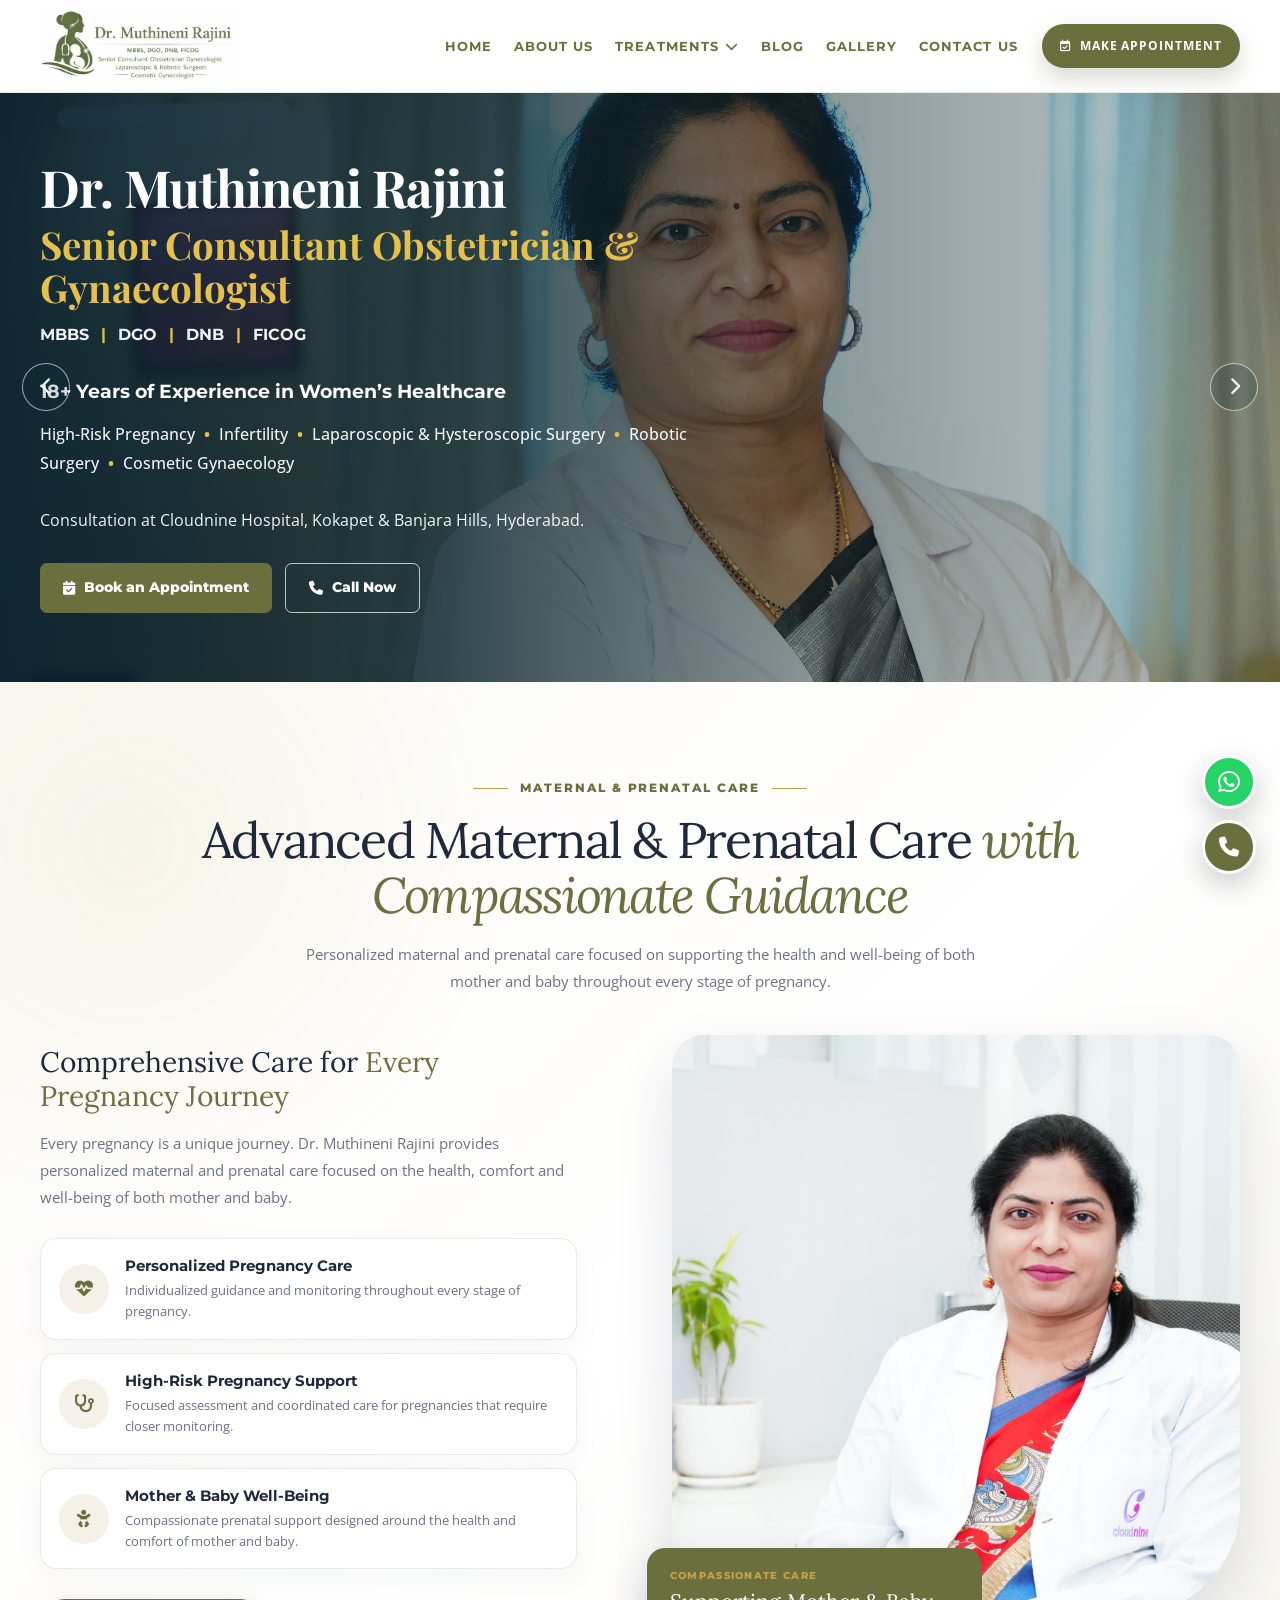
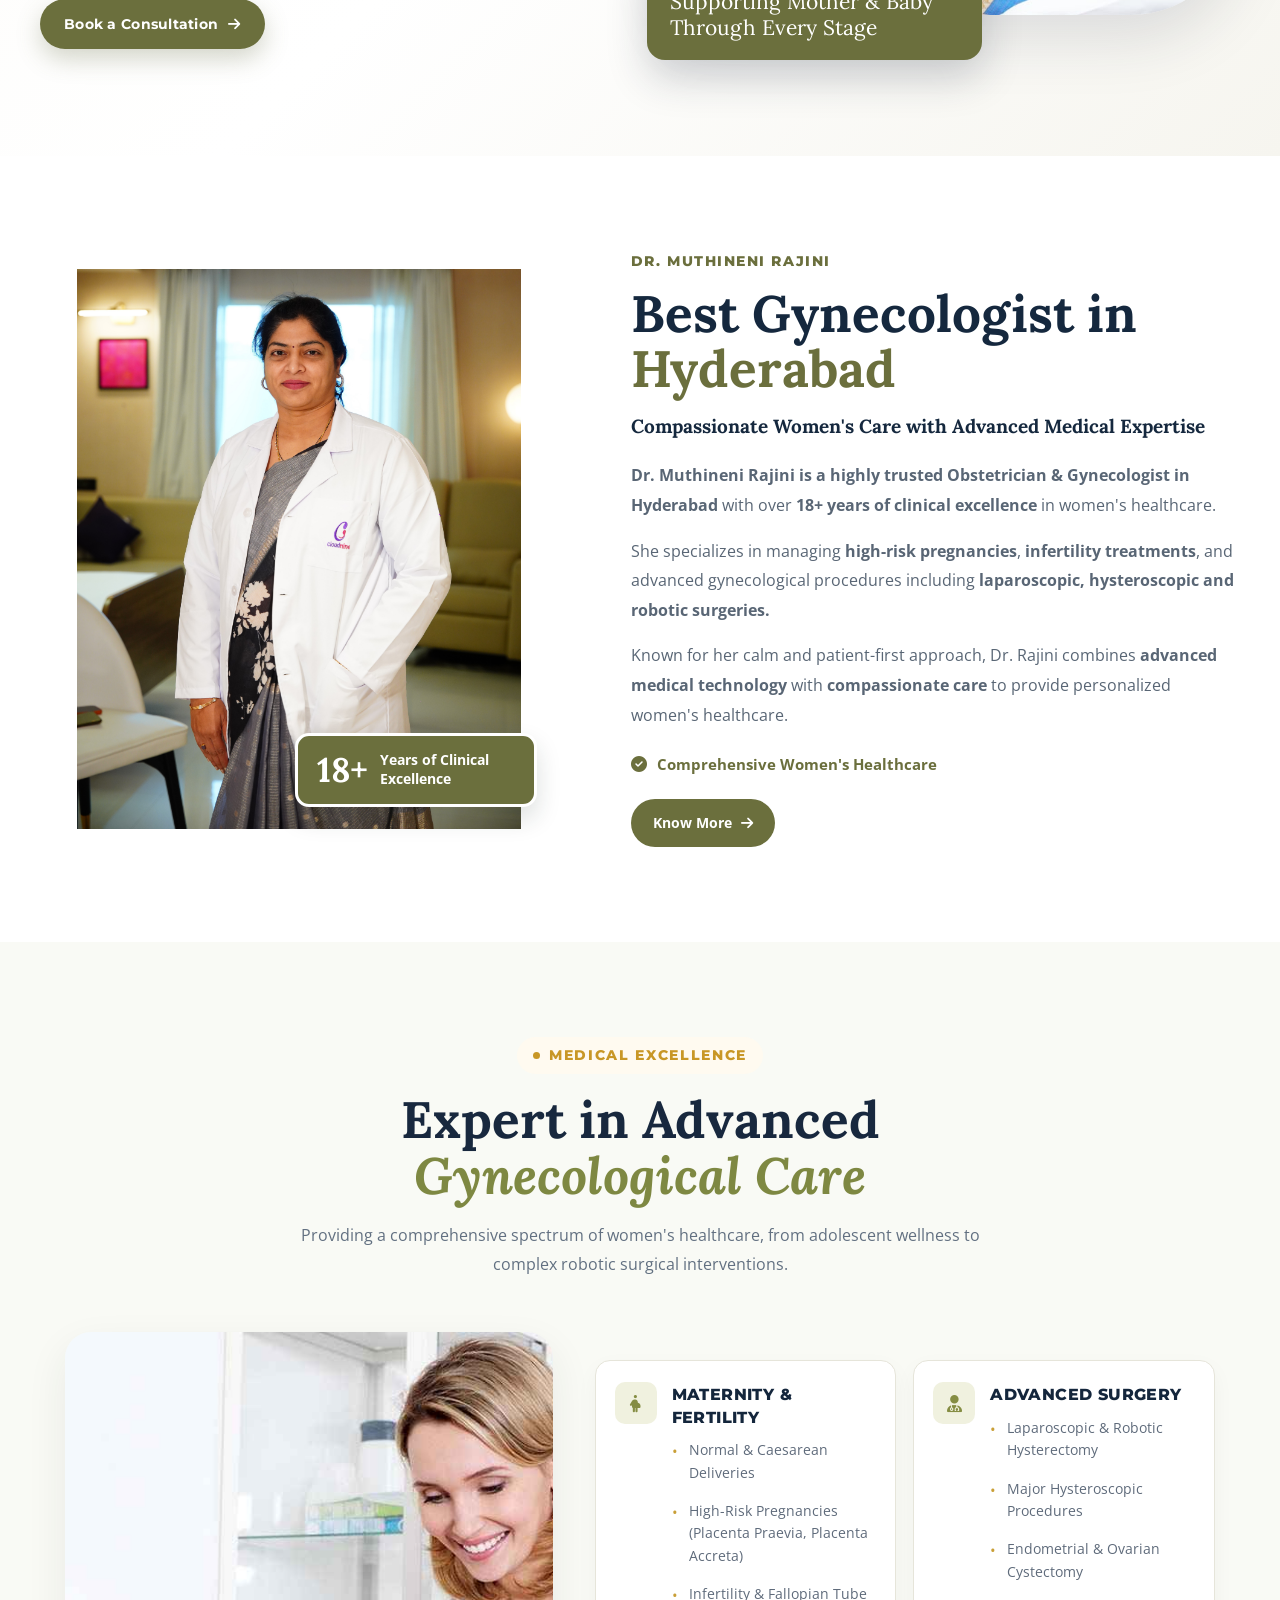
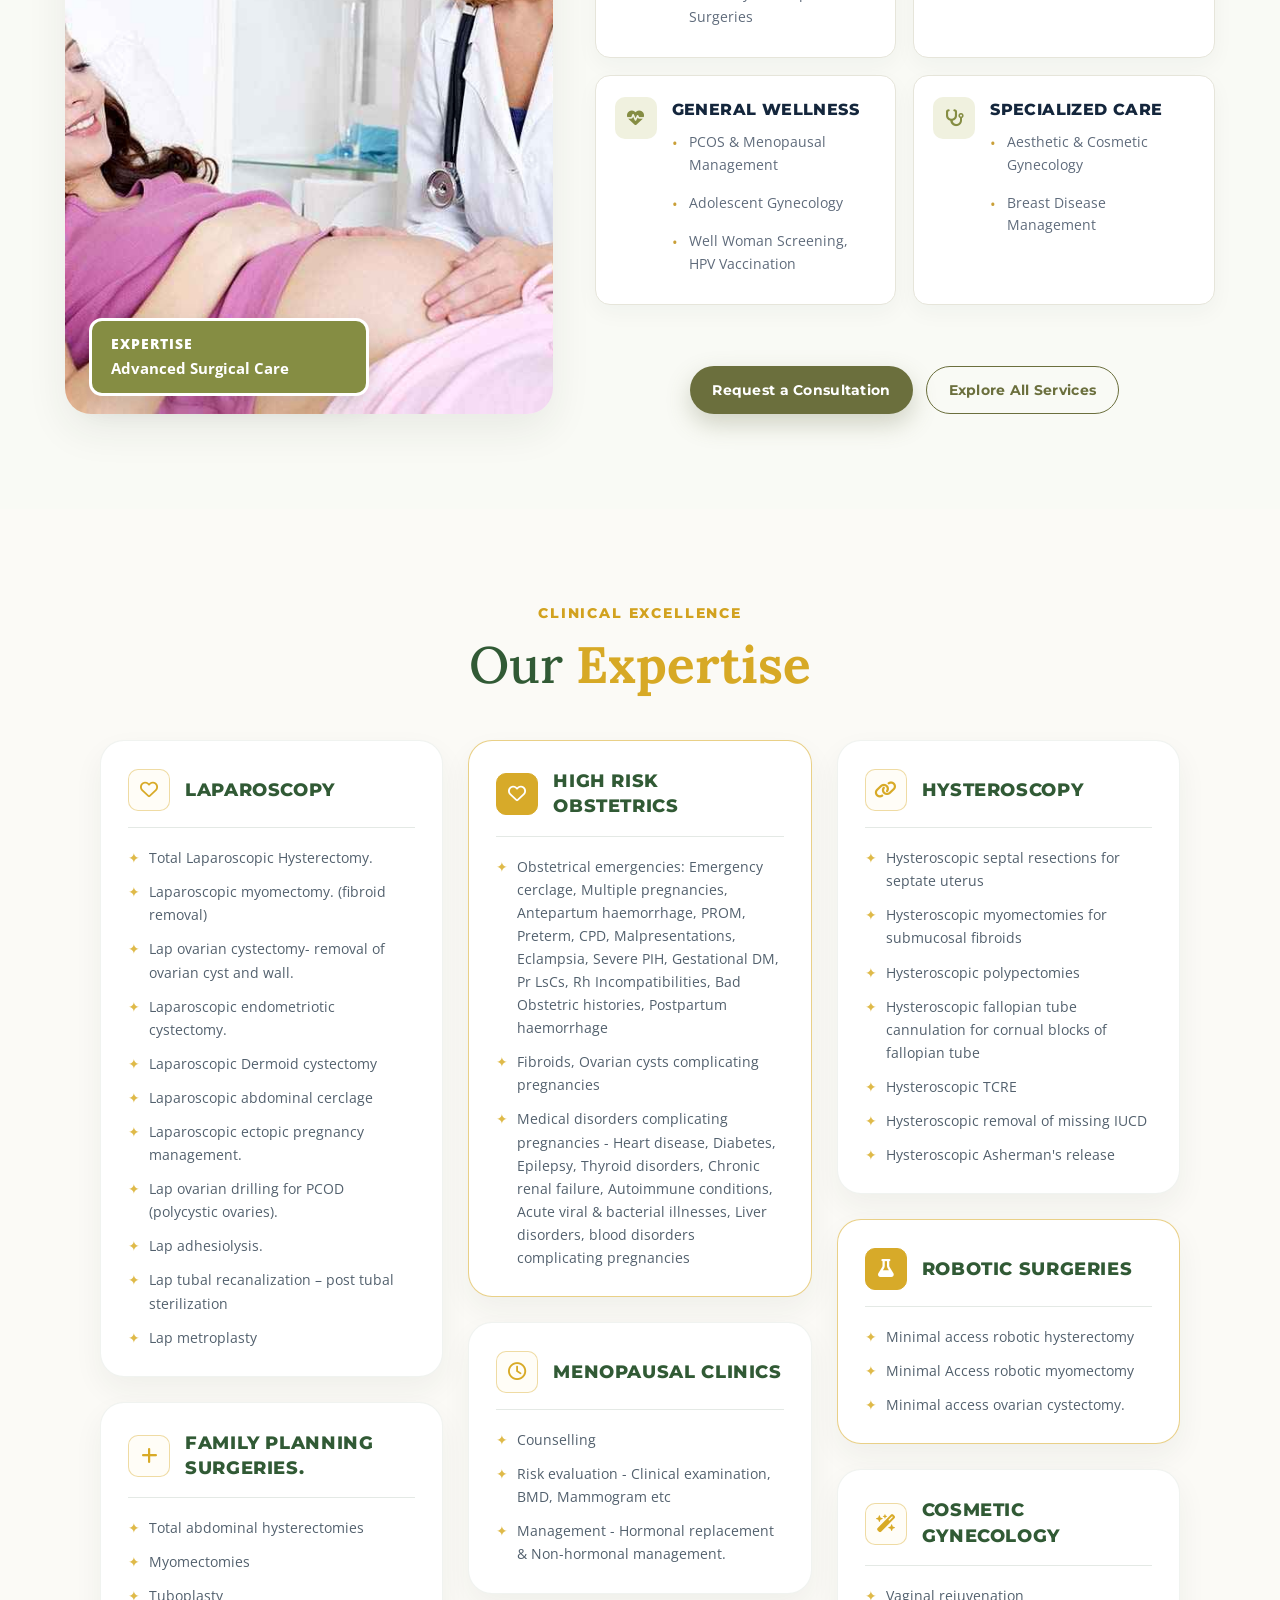
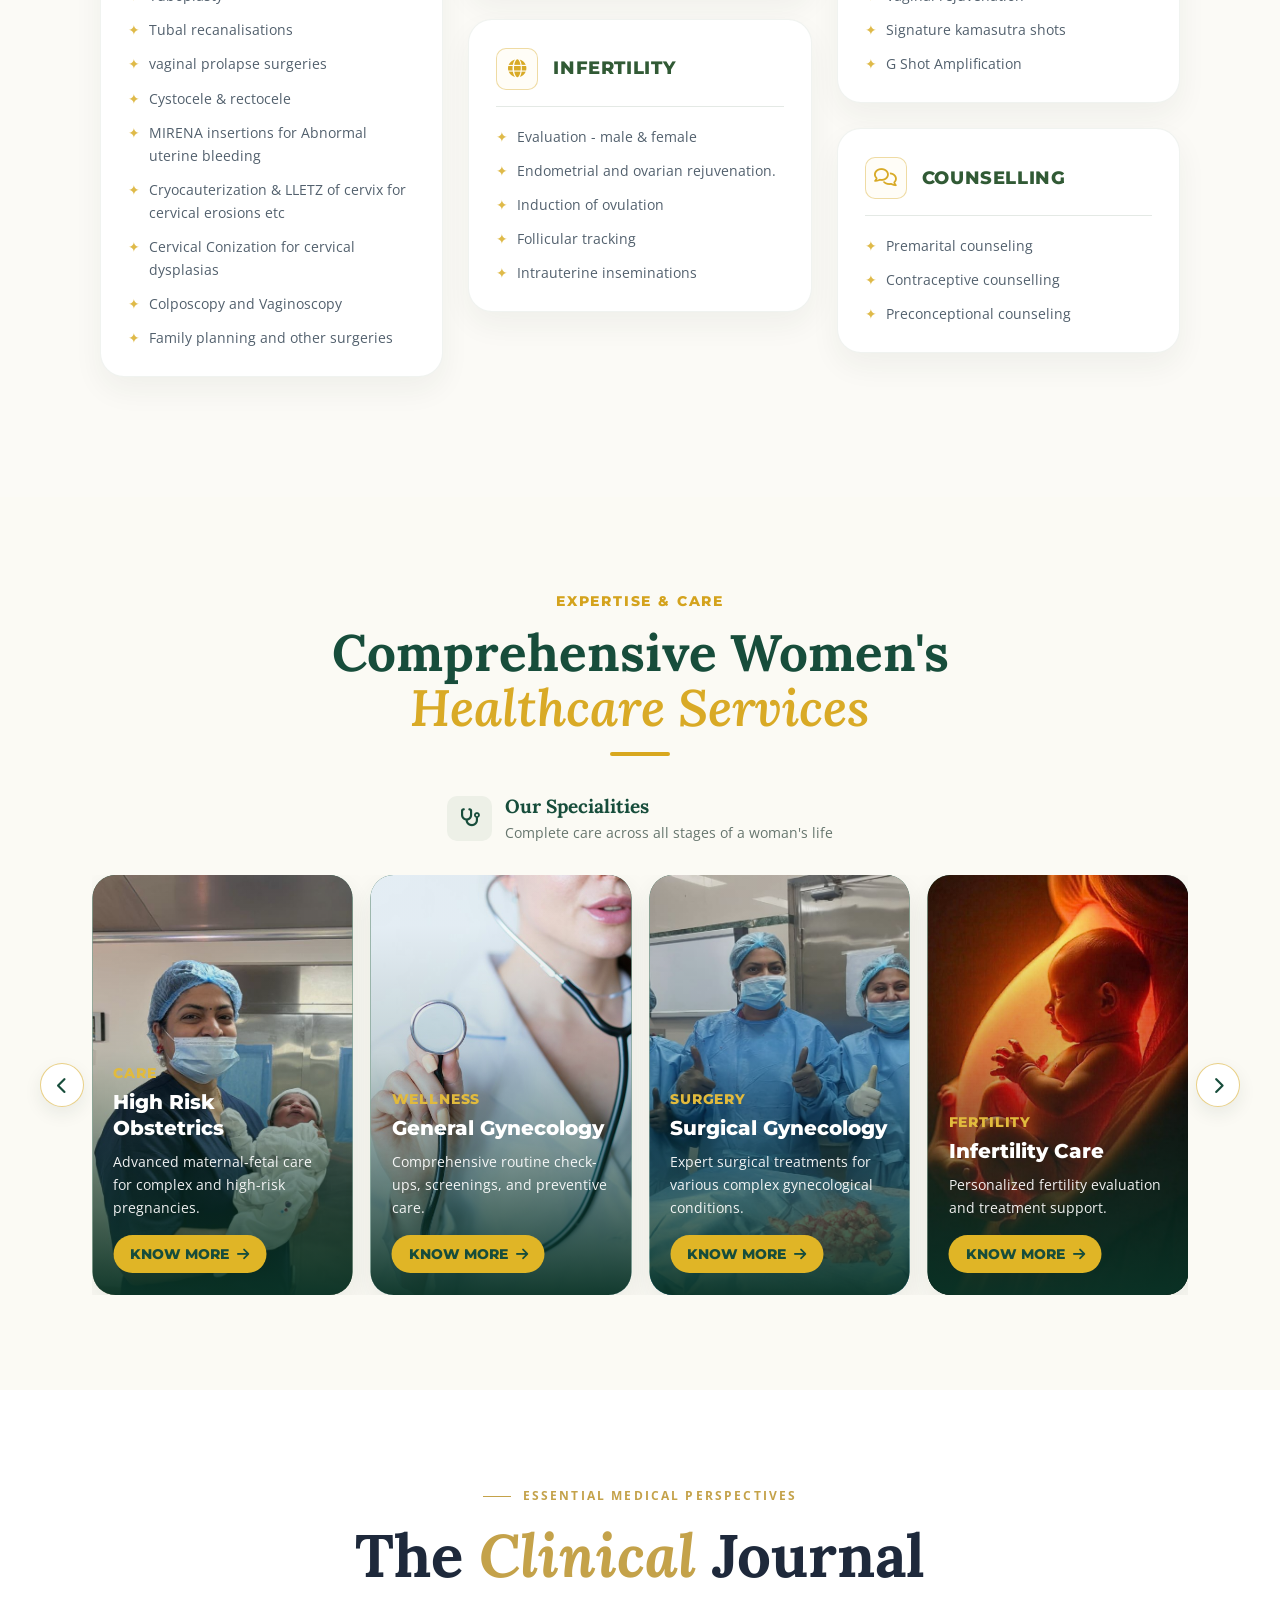
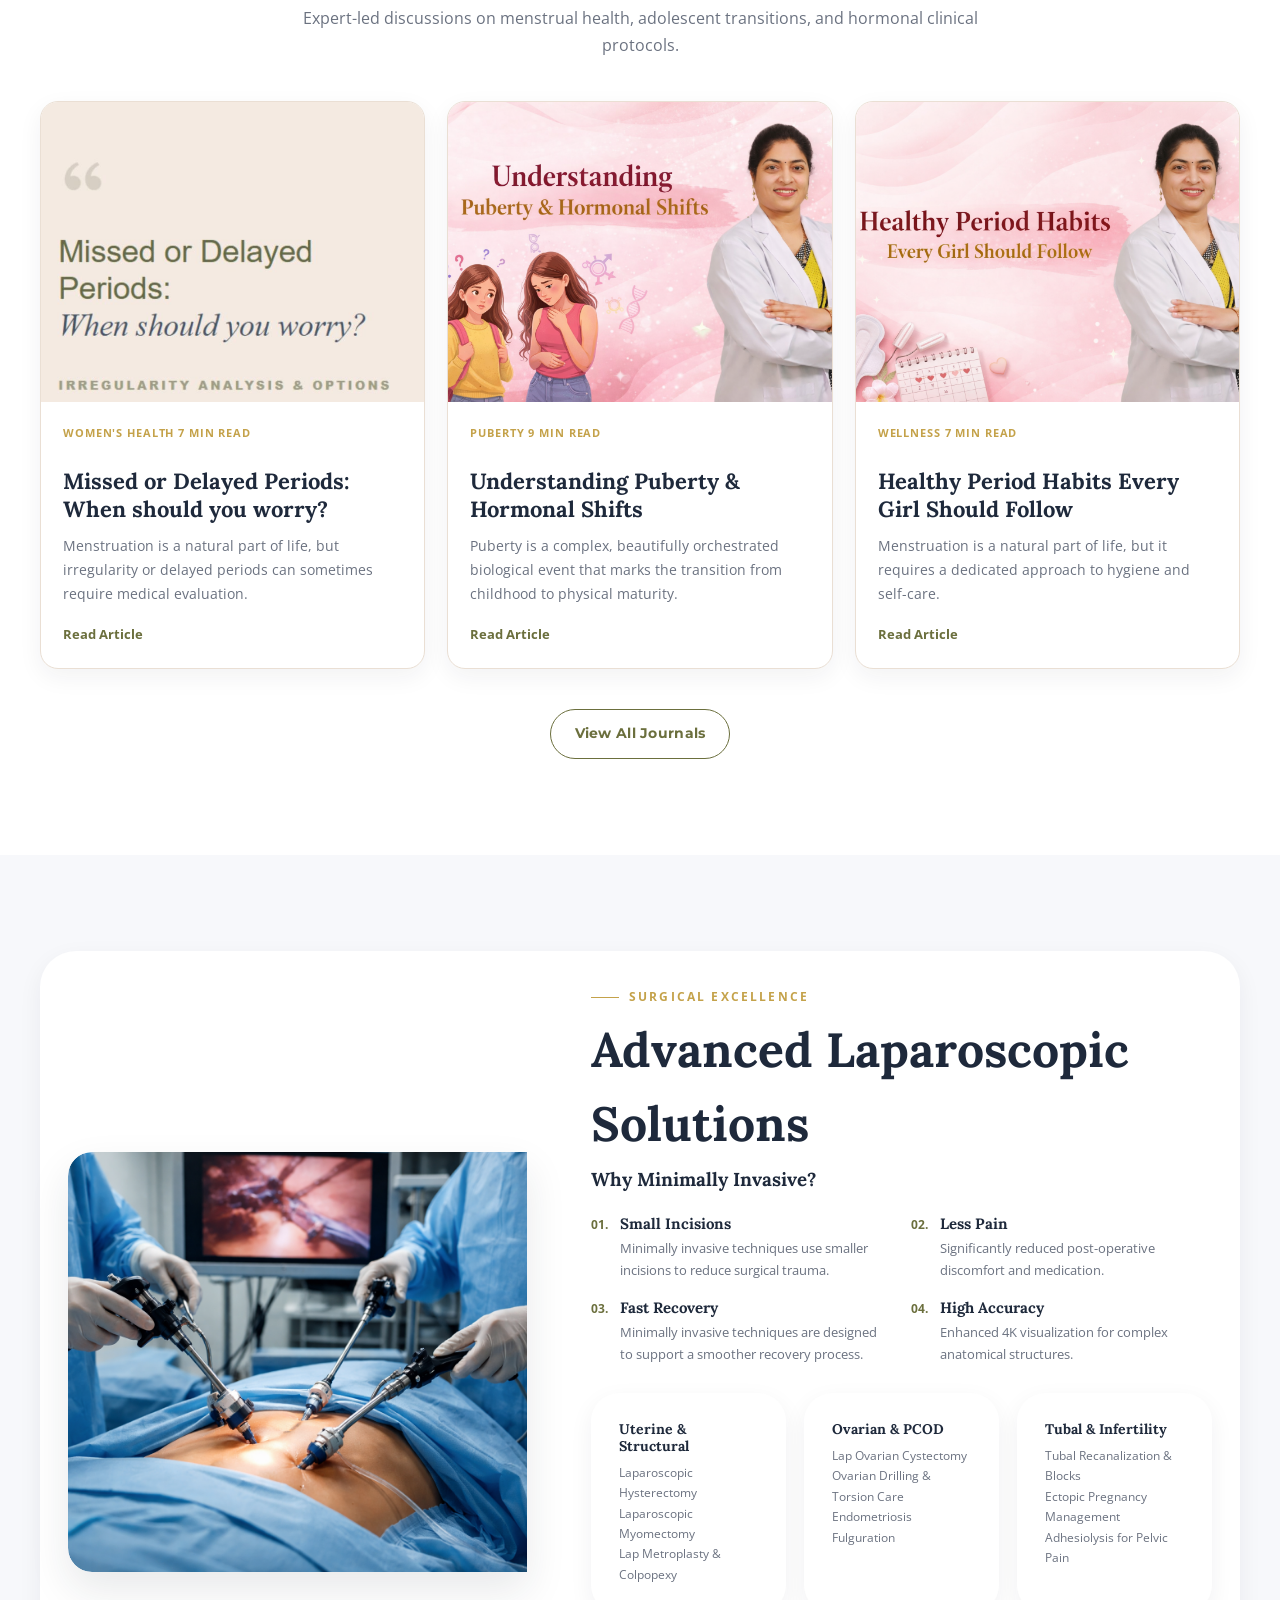
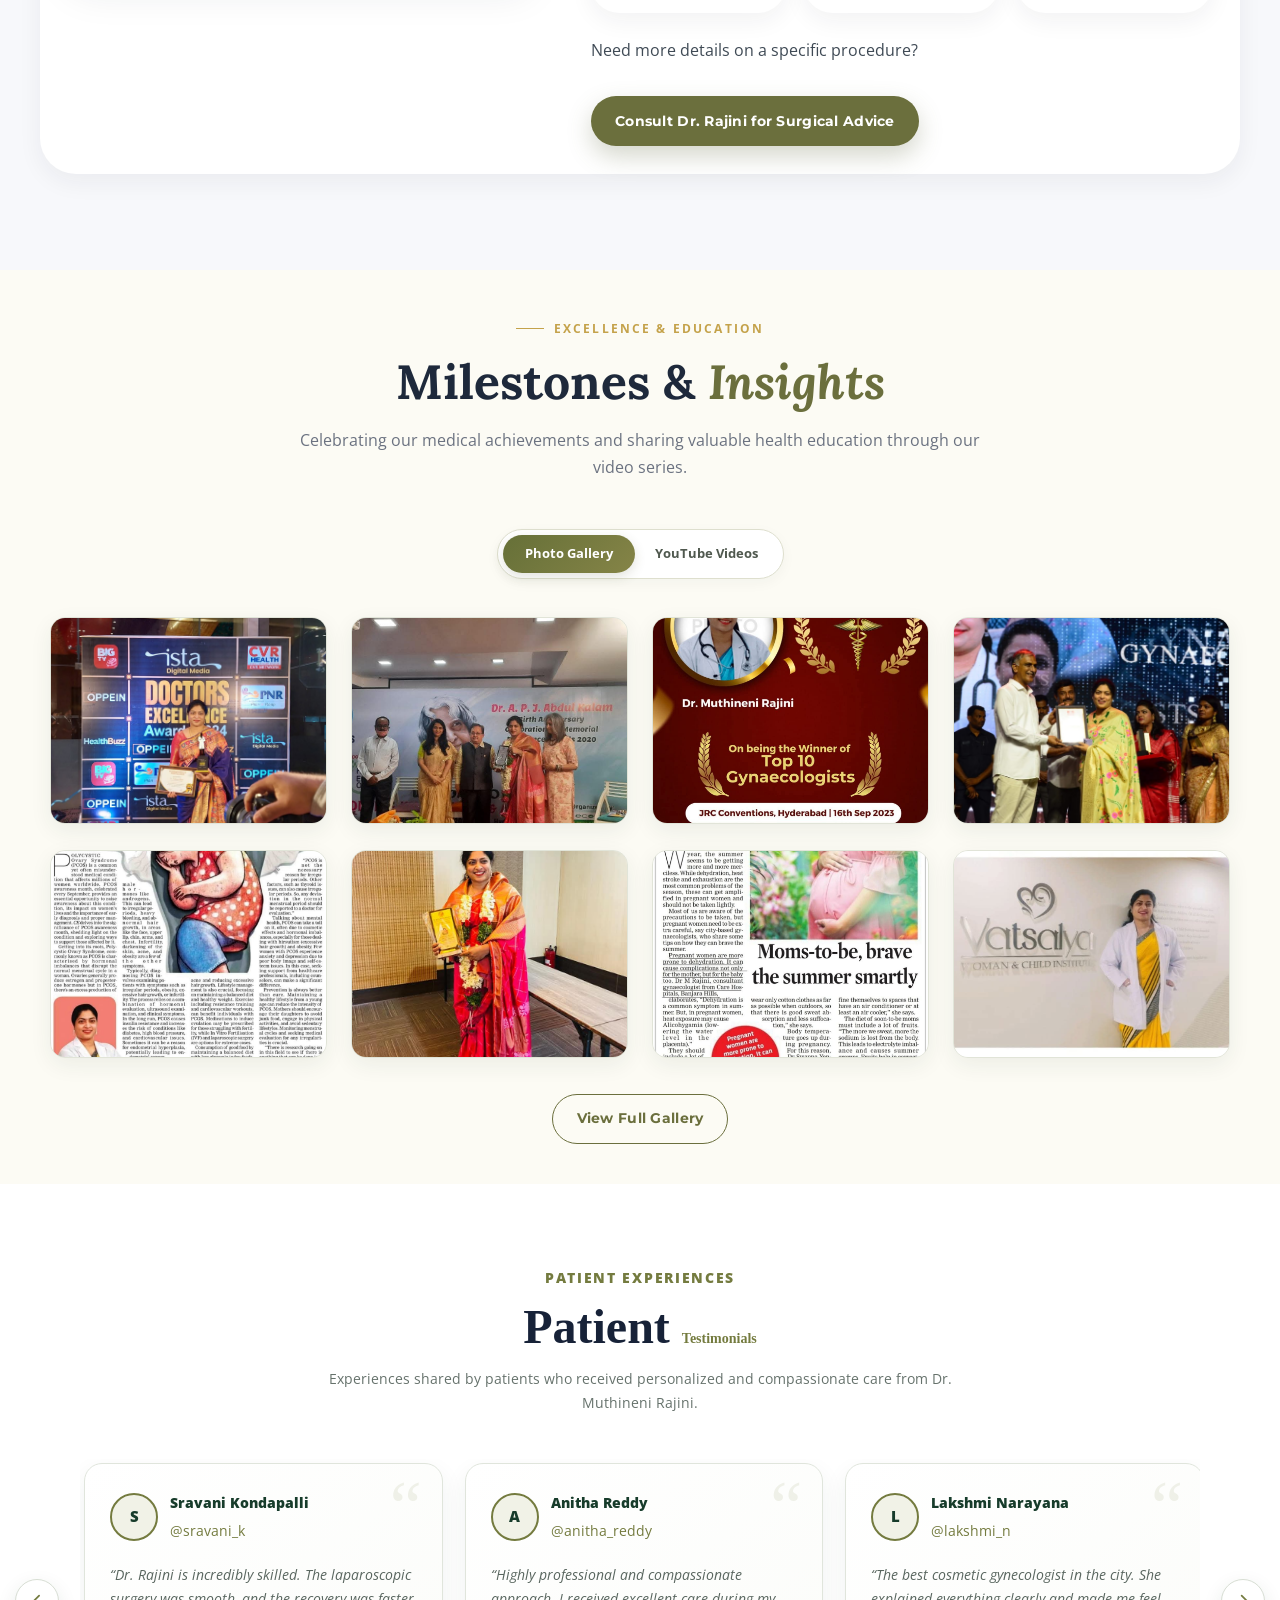
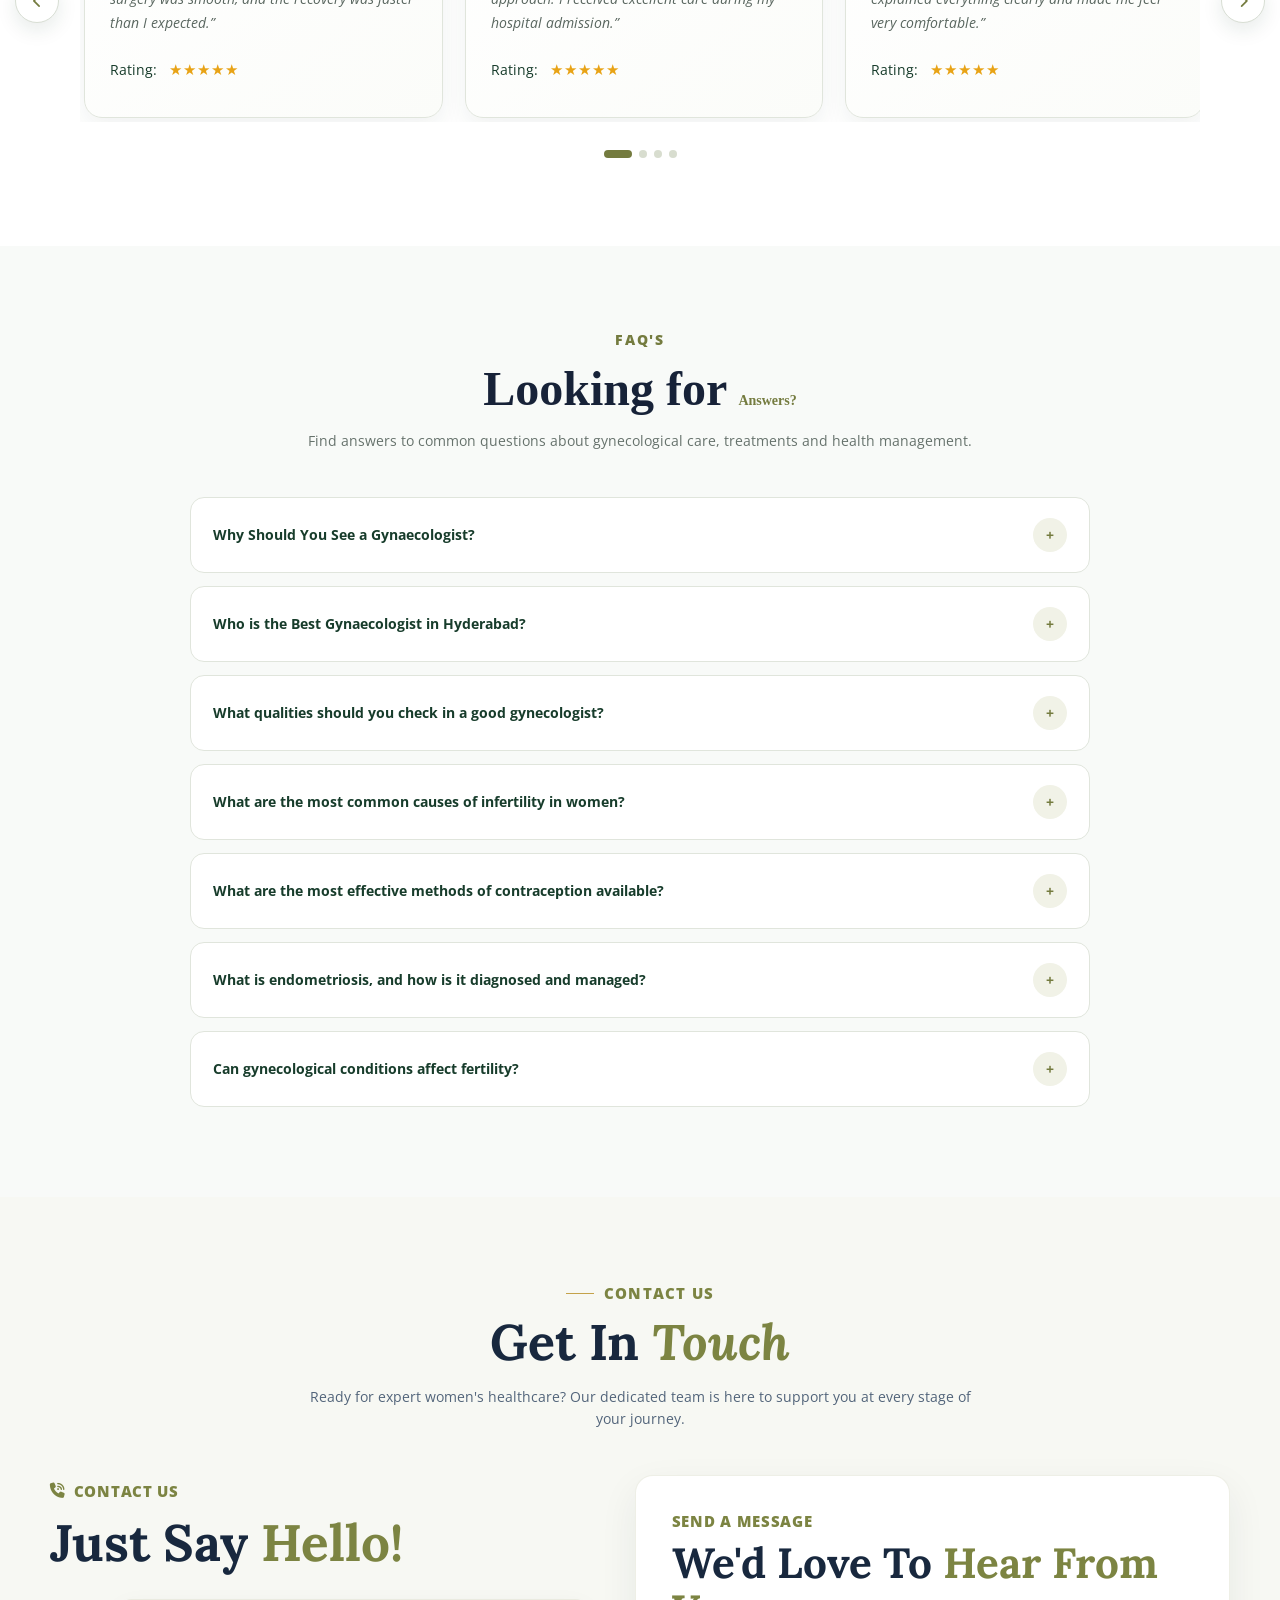
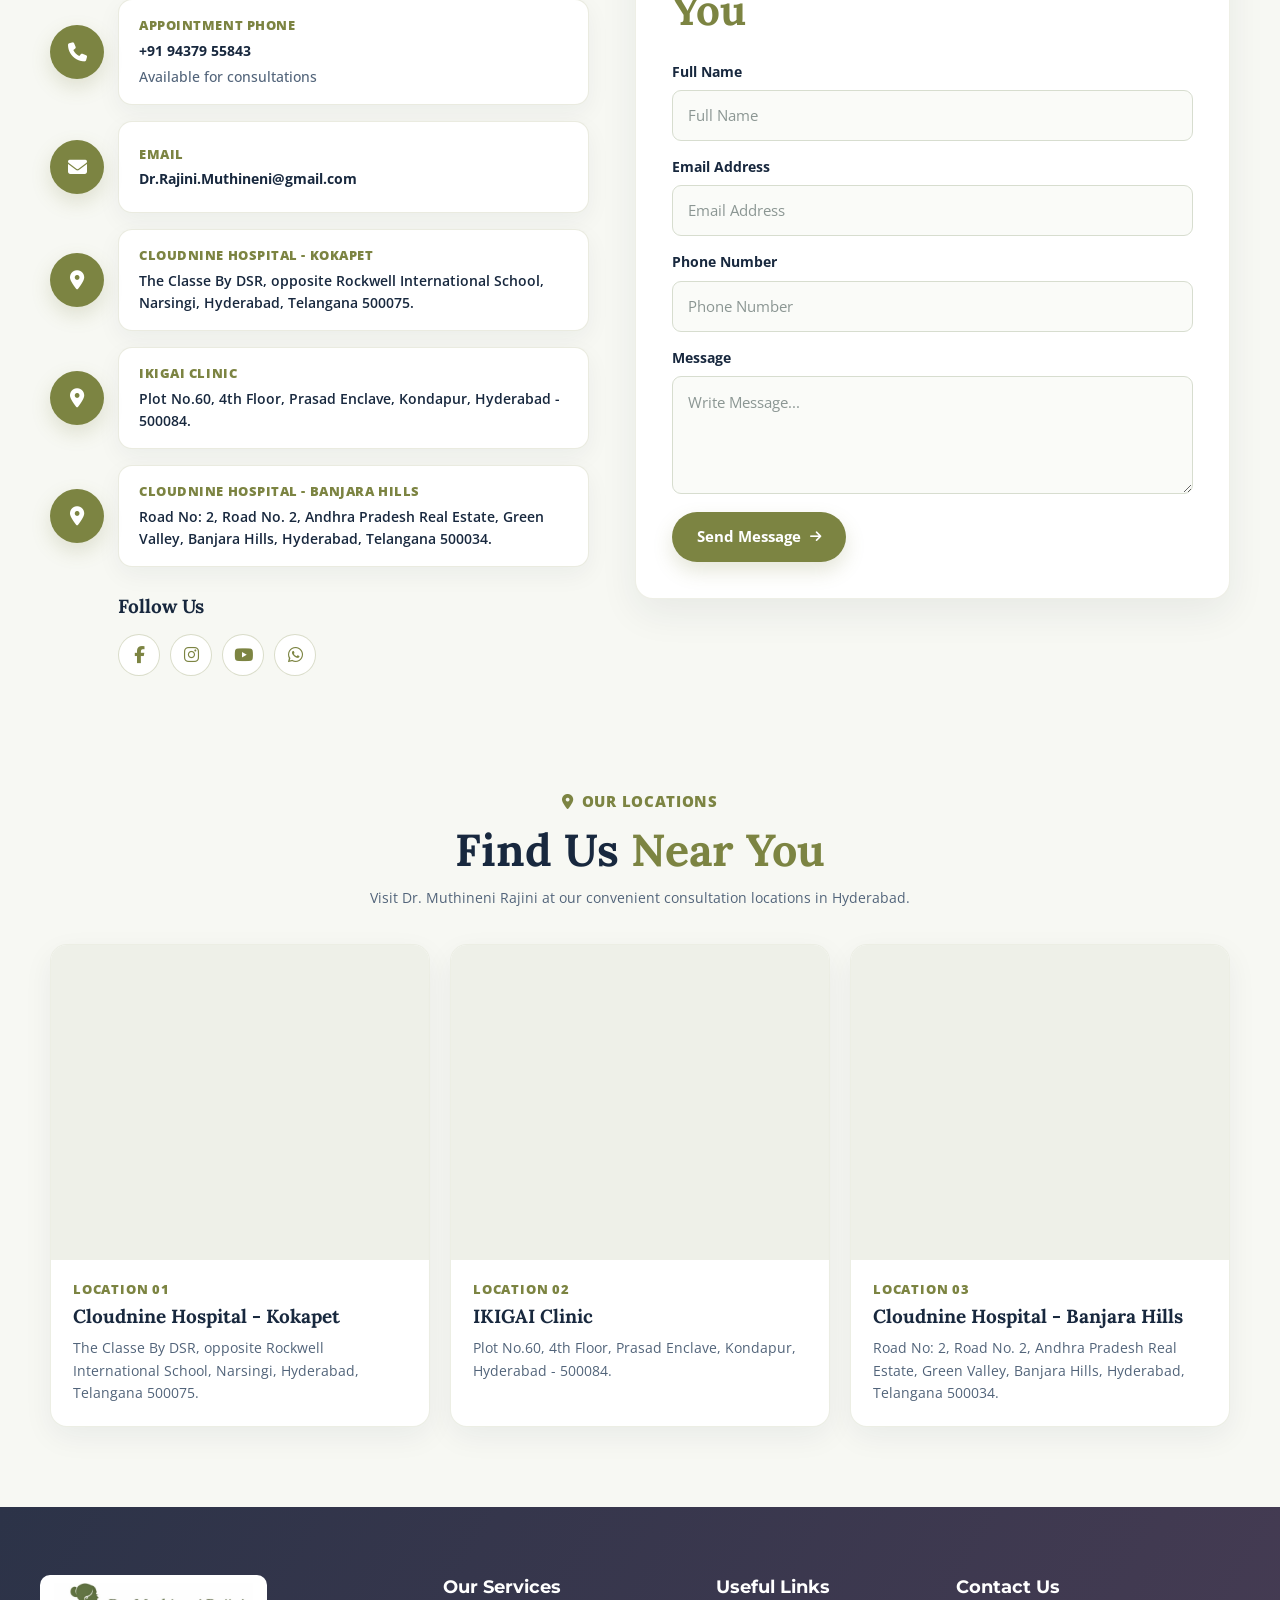
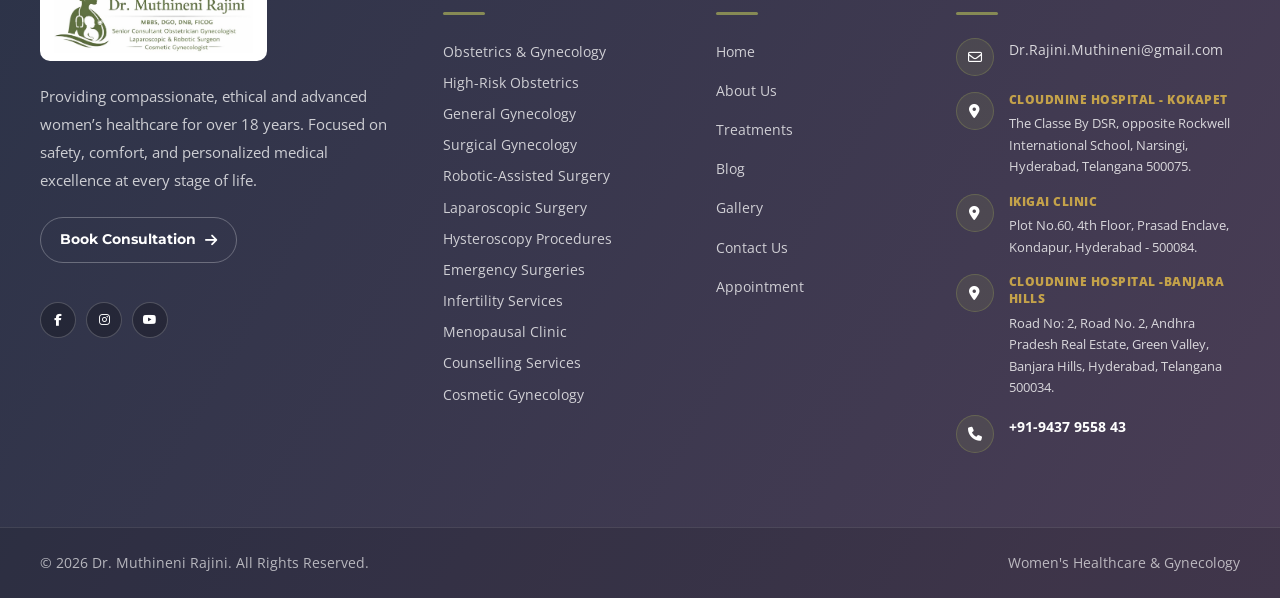
<file: index.html>
<!DOCTYPE html>
<html lang="en">
<head>
    <meta charset="UTF-8">

    <meta
        name="viewport"
        content="width=device-width, initial-scale=1.0"
    >

    <meta
        name="description"
        content="Dr. Muthineni Rajini - Obstetrician & Gynecologist in Hyderabad. Expert care in high-risk pregnancy, infertility, laparoscopic, hysteroscopic and robotic surgeries."
    >

    <title>Dr. Muthineni Rajini - Obstetrician & Gynecologist</title>
    <link
        rel="icon"
        type="image/jpeg"
        href="assets/images/logo-url.jpg"
    >
    
    <!-- Main Stylesheet -->
    <link rel="stylesheet" href="css/style.css">
    <link rel="stylesheet" href="css/home.css">
    <link rel="stylesheet" href="css/gallery.css">
    <link rel="stylesheet" href="css/contact.css">
    <link
        rel="stylesheet"
        href="css/shared-sections.css"
    >
    <link rel="shortcut icon" href="assets/images/owner.jpg" type="image/jpeg">

    <!-- Google Fonts -->
    <link rel="preconnect" href="https://fonts.googleapis.com">
    <link rel="preconnect" href="https://fonts.gstatic.com" crossorigin>

    <link
        href="https://fonts.googleapis.com/css2?family=Playfair+Display:ital,wght@0,500;0,600;0,700;1,500;1,600;1,700&family=Montserrat:wght@500;600;700;800&family=Open+Sans:wght@400;500;600;700&display=swap"
        rel="stylesheet"
    >
    <link
    rel="stylesheet"
    href="https://cdnjs.cloudflare.com/ajax/libs/font-awesome/6.5.2/css/all.min.css"
/>
</head>

<body>

<!-- Header is injected here by js/components.js from components/header.html -->
<div id="site-header"></div>


<main>

<!-- =========================================================
     HOME HERO SLIDER
========================================================= -->

<section class="home-hero" id="home">

    <div class="home-hero-track" id="homeHeroTrack">

        <!-- ================= SLIDE 1 ================= -->
        <article class="home-hero-slide active">

            <div class="home-hero-bg">
                <img
                    src="assets/images/d.jpg"
                    alt="Dr. Muthineni Rajini"
                >
            </div>

            <div class="home-hero-overlay"></div>

            <div class="container home-hero-container">
                <!-- <div class="hero-content"> -->
    <div class="home-hero-content hero-content">

    <h1>
        Dr. Muthineni Rajini
    </h1>

    <h2>
        Senior Consultant Obstetrician &amp; Gynaecologist
    </h2>
<p class="hero-qualifications">
        MBBS <span>|</span>
        DGO <span>|</span>
        DNB <span>|</span>
        FICOG
    </p>
    <h3>
        18+ Years of Experience in Women’s Healthcare
    </h3>

    <p class="hero-specialities">
        High-Risk Pregnancy <span>•</span>
        Infertility <span>•</span>
        Laparoscopic &amp; Hysteroscopic Surgery <span>•</span>
        Robotic Surgery <span>•</span>
        Cosmetic Gynaecology
    </p>

    <!-- <p class="hero-qualifications">
        MBBS <span>|</span>
        DGO <span>|</span>
        DNB <span>|</span>
        FICOG
    </p> -->

    <p class="hero-description">
        Consultation at Cloudnine Hospital, Kokapet & Banjara Hills, Hyderabad.
    </p>

    <div class="home-hero-actions">

    <a href="appointment.html" class="home-primary-btn">
        <i class="fa-solid fa-calendar-check"></i>
        Book an Appointment
    </a>
    <a href="tel:+919437955843" class="home-outline-btn">
        <i class="fa-solid fa-phone"></i>
        Call Now
    </a>
    <!-- <a href="about.html" class="home-outline-btn">
        About Dr. Rajini
    </a> -->

</div>

</div>
                <!-- <div class="home-hero-content">

                    <div class="home-hero-eyebrow">
                        WOMEN'S HEALTHCARE WITH COMPASSION
                    </div>
                    <h1>
                        Dr. Muthineni Rajini
                        <span>Senior Obstetrician &amp; Gynaecologist</span>
                    </h1>

                    <h3>
                        Cloudnine Hospital
                    </h3>

                    <p>
                        With over
                        <strong>18 years of clinical excellence</strong>,
                        Dr. Muthineni Rajini provides personalized care
                        for high-risk pregnancies, fertility challenges
                        and advanced gynecological conditions.
                    </p>

                    <div class="home-hero-actions">

                        <a
                            href="appointment.html"
                            class="home-primary-btn"
                        >
                            <i class="fa-solid fa-calendar-check"></i>
                            Book an Appointment
                        </a>

                        <a
                            href="about.html"
                            class="home-outline-btn"
                        >
                            About Dr. Rajini
                        </a>

                    </div> -->

                </div>

            </div>

        </article>


        <!-- ================= SLIDE 2 ================= -->
        <article class="home-hero-slide">

            <div class="home-hero-bg">
                <img
                    src="assets/images/doctorclinical.png"
                    alt="Advanced Gynecological Care"
                >
            </div>

            <div class="home-hero-overlay"></div>

            <div class="container home-hero-container">

                <div class="home-hero-content">

                    <div class="home-hero-eyebrow">
                        MEDICAL EXCELLENCE
                    </div>

                    <h2>
                        Advanced Gynecological
                        <span>Care You Can Trust</span>
                    </h2>

                    <h3>
                        Advanced Care. Personalized Attention.
                    </h3>

                    <p>
                        Comprehensive women's healthcare from maternity
                        and fertility care to laparoscopic, hysteroscopic
                        and robotic procedures.
                    </p>

                    <div class="home-hero-actions">

                        <a
                            href="treatments.html"
                            class="home-primary-btn"
                        >
                            Explore Treatments
                            <i class="fa-solid fa-arrow-right"></i>
                        </a>

                        <a
                            href="appointment.html"
                            class="home-outline-btn"
                        >
                            Schedule Visit
                        </a>

                    </div>

                </div>

            </div>

        </article>


        <!-- ================= SLIDE 3 ================= -->
        <article class="home-hero-slide">

            <div class="home-hero-bg">
                <img
                    src="assets/images/laparoscopic.png"
                    alt="Advanced Laparoscopic Surgery"
                >
            </div>

            <div class="home-hero-overlay"></div>

            <div class="container home-hero-container">

                <div class="home-hero-content">

                    <div class="home-hero-eyebrow">
                        MINIMALLY INVASIVE SURGERY
                    </div>

                    <h2>
                        Advanced
                        <span>Laparoscopic Solutions</span>
                    </h2>

                    <h3>
                        Precision Care with Modern Techniques
                    </h3>

                    <p>
                        Modern minimally invasive approaches designed
                        for smaller incisions, reduced discomfort and
                        faster recovery.
                    </p>

                    <div class="home-hero-actions">

                        <a
                            href="#laparoscopy"
                            class="home-primary-btn"
                        >
                            Know More
                            <i class="fa-solid fa-arrow-right"></i>
                        </a>

                    </div>

                </div>

            </div>

        </article>

    </div>


    <!-- HERO LEFT ARROW -->
    <button
        class="home-hero-arrow home-hero-prev"
        id="homeHeroPrev"
        type="button"
        aria-label="Previous slide"
    >
        <i class="fa-solid fa-chevron-left"></i>
    </button>


    <!-- HERO RIGHT ARROW -->
    <button
        class="home-hero-arrow home-hero-next"
        id="homeHeroNext"
        type="button"
        aria-label="Next slide"
    >
        <i class="fa-solid fa-chevron-right"></i>
    </button>


    <!-- HERO DOTS -->
    <div
        class="home-hero-dots"
        id="homeHeroDots"
    ></div>

</section>


<!-- =========================================================
     ADVANCED MATERNAL & PRENATAL CARE
========================================================= -->

<section class="maternal-care-section section">

    <div class="container">

        <!-- ================= TOP CENTER HEADING ================= -->
        <div class="maternal-care-heading fade-up">

            <div class="maternal-care-eyebrow">
                MATERNAL &amp; PRENATAL CARE
            </div>

            <h2>
                Advanced Maternal &amp; Prenatal Care
                <em>with Compassionate Guidance</em>
            </h2>

            <p>
                Personalized maternal and prenatal care focused on
                supporting the health and well-being of both mother
                and baby throughout every stage of pregnancy.
            </p>

        </div>


        <!-- ================= CONTENT + IMAGE ================= -->
        <div class="maternal-care-grid">

            <!-- LEFT CONTENT -->
            <div class="maternal-care-content fade-up">

                <h3 class="maternal-care-content-title">
                    Comprehensive Care for
                    <span>Every Pregnancy Journey</span>
                </h3>

                <p class="maternal-care-lead">
                    Every pregnancy is a unique journey. Dr. Muthineni Rajini
                    provides personalized maternal and prenatal care focused
                    on the health, comfort and well-being of both mother and baby.
                </p>


                <div class="maternal-care-points">

                    <!-- 01 -->
                    <div class="maternal-care-point">

                        <span class="maternal-care-icon">
                            <i class="fa-solid fa-heart-pulse"></i>
                        </span>

                        <div>
                            <h3>Personalized Pregnancy Care</h3>

                            <p>
                                Individualized guidance and monitoring
                                throughout every stage of pregnancy.
                            </p>
                        </div>

                    </div>


                    <!-- 02 -->
                    <div class="maternal-care-point">

                        <span class="maternal-care-icon">
                            <i class="fa-solid fa-stethoscope"></i>
                        </span>

                        <div>
                            <h3>High-Risk Pregnancy Support</h3>

                            <p>
                                Focused assessment and coordinated care
                                for pregnancies that require closer monitoring.
                            </p>
                        </div>

                    </div>


                    <!-- 03 -->
                    <div class="maternal-care-point">

                        <span class="maternal-care-icon">
                            <i class="fa-solid fa-baby"></i>
                        </span>

                        <div>
                            <h3>Mother &amp; Baby Well-Being</h3>

                            <p>
                                Compassionate prenatal support designed
                                around the health and comfort of mother and baby.
                            </p>
                        </div>

                    </div>

                </div>


                <a
                    href="appointment.html"
                    class="btn btn-primary maternal-care-btn"
                >
                    Book a Consultation
                    <i class="fa-solid fa-arrow-right"></i>
                </a>

            </div>


            <!-- RIGHT IMAGE -->
            <div class="maternal-care-visual fade-up">

                <div class="maternal-care-image">

                    <img
                        src="assets/images/d10.png"
                        alt="Advanced maternal and prenatal care"
                    >

                </div>


                <div class="maternal-care-highlight">

                    <span>
                        Compassionate Care
                    </span>

                    <strong>
                        Supporting Mother &amp; Baby
                        Through Every Stage
                    </strong>

                </div>

            </div>

        </div>

    </div>

</section>


<!-- =========================================================
     HOME ABOUT
========================================================= -->

<section class="home-about-new section" id="about">

    <div class="container home-about-new-grid">


        <!-- ================= LEFT IMAGE ================= -->
        <div class="home-about-new-visual fade-up">

            <div class="home-about-new-image">

                <img
                    src="assets/images/d3.JPG"
                    alt="Dr. Muthineni Rajini"
                >

            </div>


            <div class="home-about-experience">

                <strong>
                    18+
                </strong>

                <span>
                    Years of Clinical Excellence
                </span>

            </div>

        </div>


        <!-- ================= RIGHT CONTENT ================= -->
        <div class="home-about-new-content fade-up">

            <div class="home-section-eyebrow">
                DR. MUTHINENI RAJINI
            </div>


            <h2>
                Best Gynecologist in
                <span>Hyderabad</span>
            </h2>


            <h3>
                Compassionate Women's Care with
                Advanced Medical Expertise
            </h3>


            <p>
                <strong>
                    Dr. Muthineni Rajini is a highly trusted
                    Obstetrician &amp; Gynecologist in Hyderabad
                </strong>
                with over
                <strong>18+ years of clinical excellence</strong>
                in women's healthcare.
            </p>


            <p>
                She specializes in managing
                <strong>high-risk pregnancies</strong>,
                <strong>infertility treatments</strong>,
                and advanced gynecological procedures including
                <strong>
                    laparoscopic, hysteroscopic and robotic surgeries.
                </strong>
            </p>


            <p>
                Known for her calm and patient-first approach,
                Dr. Rajini combines
                <strong>advanced medical technology</strong>
                with
                <strong>compassionate care</strong>
                to provide personalized women's healthcare.
            </p>


            <div class="home-about-check">

                <i class="fa-solid fa-circle-check"></i>

                <span>
                    Comprehensive Women's Healthcare
                </span>

            </div>


            <a
                href="about.html"
                class="home-about-button"
            >
                Know More

                <i class="fa-solid fa-arrow-right"></i>
            </a>

        </div>

    </div>

</section>


<!-- =========================================================
     MEDICAL EXCELLENCE
========================================================= -->
<section class="medical-excellence-section section">

    <div class="container">

        <!-- TOP CENTER CONTENT -->
        <div class="excellence-heading fade-up">

            <div class="section-label pill-label">
                Medical Excellence
            </div>

            <h2>
                Expert in Advanced
                <span>Gynecological Care</span>
            </h2>

            <p>
                Providing a comprehensive spectrum of women's
                healthcare, from adolescent wellness to complex
                robotic surgical interventions.
            </p>

        </div>


        <!-- IMAGE + BOXES -->
        <div class="excellence-body">

            <!-- LEFT IMAGE -->
            <div class="excellence-photo fade-up">

                <img
                    src="assets/images/doctor-clinical.jpg"
                    alt="Maternity and gynecological care"
                >

                <!-- SMALL IMAGE BADGE -->
                <div class="expertise-float">

                    <span>
                        Expertise
                    </span>

                    <strong>
                        Advanced Surgical Care
                    </strong>

                </div>

            </div>


            <!-- RIGHT BOXES -->
            <div class="excellence-right fade-up">

                <div class="excellence-lists">

                    <!-- 1 -->
                    <div class="excellence-list-card">

                        <div class="excellence-list-icon">
                            <i class="fa-solid fa-person-pregnant"></i>
                        </div>

                        <div>
                            <h3>
                                Maternity &amp; Fertility
                            </h3>

                            <ul>
                                <li>
                                    Normal &amp; Caesarean Deliveries
                                </li>

                                <li>
                                    High-Risk Pregnancies
                                    (Placenta Praevia, Placenta Accreta)
                                </li>

                                <li>
                                    Infertility &amp; Fallopian Tube Surgeries
                                </li>
                            </ul>
                        </div>

                    </div>


                    <!-- 2 -->
                    <div class="excellence-list-card">

                        <div class="excellence-list-icon">
                            <i class="fa-solid fa-user-doctor"></i>
                        </div>

                        <div>
                            <h3>
                                Advanced Surgery
                            </h3>

                            <ul>
                                <li>
                                    Laparoscopic &amp; Robotic Hysterectomy
                                </li>

                                <li>
                                    Major Hysteroscopic Procedures
                                </li>

                                <li>
                                    Endometrial &amp; Ovarian Cystectomy
                                </li>
                            </ul>
                        </div>

                    </div>


                    <!-- 3 -->
                    <div class="excellence-list-card">

                        <div class="excellence-list-icon">
                            <i class="fa-solid fa-heart-pulse"></i>
                        </div>

                        <div>
                            <h3>
                                General Wellness
                            </h3>

                            <ul>
                                <li>
                                    PCOS &amp; Menopausal Management
                                </li>

                                <li>
                                    Adolescent Gynecology
                                </li>

                                <li>
                                    Well Woman Screening, HPV Vaccination
                                </li>
                            </ul>
                        </div>

                    </div>


                    <!-- 4 -->
                    <div class="excellence-list-card">

                        <div class="excellence-list-icon">
                            <i class="fa-solid fa-stethoscope"></i>
                        </div>

                        <div>
                            <h3>
                                Specialized Care
                            </h3>

                            <ul>
                                <li>
                                    Aesthetic &amp; Cosmetic Gynecology
                                </li>

                                <li>
                                    Breast Disease Management
                                </li>
                            </ul>
                        </div>

                    </div>

                </div>


                <!-- BUTTONS -->
                <div class="excellence-actions">

                    <a
                        href="#contact"
                        class="btn btn-primary"
                    >
                        Request a Consultation
                    </a>

                    <a
                        href="#services"
                        class="btn btn-outline"
                    >
                        Explore All Services
                    </a>

                </div>

            </div>

        </div>

    </div>

</section>

<!-- =========================================================
     CLINICAL EXCELLENCE / OUR EXPERTISE
     Cards generated from js/home-sections.js
========================================================= -->
<section class="home-expertise-section section" id="expertise">

    <div class="container">

        <div class="home-expertise-heading fade-up">
            <span class="home-expertise-eyebrow">
                CLINICAL EXCELLENCE
            </span>

            <h2>
                Our <em>Expertise</em>
            </h2>

            <!-- <span class="home-heading-line"></span> -->
        </div>

        <!-- ALL CARDS COME FROM home-sections.js -->
        <div
            class="home-expertise-masonry"
            id="homeExpertiseGrid"
        ></div>

    </div>

</section>

<!-- =========================================================
     COMPREHENSIVE WOMEN'S HEALTHCARE SERVICES
========================================================= -->
<section class="home-healthcare-section section" id="services">

    <div class="container">

        <div class="home-healthcare-heading fade-up">

            <span class="home-healthcare-eyebrow">
                EXPERTISE &amp; CARE
            </span>

            <h2>
                Comprehensive Women's
                <em>Healthcare Services</em>
            </h2>

            <span class="home-healthcare-line"></span>

        </div>


        <div class="home-specialities-title">

            <div class="home-specialities-icon">
                <i class="fa-solid fa-stethoscope"></i>
            </div>

            <div>
                <h3>Our Specialities</h3>

                <p>
                    Complete care across all stages of a woman's life
                </p>
            </div>

        </div>


        <div class="home-healthcare-slider">

            <button
                type="button"
                class="healthcare-arrow healthcare-prev"
                aria-label="Previous service"
            >
                <i class="fa-solid fa-chevron-left"></i>
            </button>


            <div
                class="home-healthcare-viewport"
                id="homeServicesViewport"
            >
                <div
                    class="home-healthcare-track"
                    id="homeServicesTrack"
                ></div>
            </div>


            <button
                type="button"
                class="healthcare-arrow healthcare-next"
                aria-label="Next service"
            >
                <i class="fa-solid fa-chevron-right"></i>
            </button>

        </div>

    </div>

</section>

<!-- =========================================================
     CLINICAL JOURNAL
========================================================= -->

<section
    class="journal-section section"
    id="blog"
>

    <div class="container">


        <div class="journal-heading-row fade-up">

            <div class="journal-heading-content">

                <div class="section-label">
                    Essential Medical Perspectives
                </div>

                <h2>
                    The <em>Clinical</em> Journal
                </h2>

                <p>
                    Expert-led discussions on menstrual health,
                    adolescent transitions, and hormonal clinical
                    protocols.
                </p>

            </div>

        </div>


        <div
            class="journal-grid"
            data-home-blog-component
        ></div>


        <div class="section-actions centered">

            <a
                href="blog.html"
                class="btn btn-outline"
            >
                View All Journals
            </a>

        </div>


    </div>

</section>


<!-- =========================================================
     LAPAROSCOPIC SOLUTIONS
========================================================= -->

<!-- <section class="laparoscopy-section section"> -->
    <section
    class="laparoscopy-section section"
    id="laparoscopy"
>

    <div class="container laparoscopy-container">


        <div class="laparoscopy-image-column fade-up">

            <div class="laparoscopy-image-wrapper">

                <img
                    src="assets/images/laparoscopic-surgery.jpg"
                    alt="Laparoscopic Surgery"
                >

            </div>

            <!-- <div class="laparoscopy-success-card">

                <span>
                    Recovery Rate
                </span>

                <strong>
                    99.9% Success
                </strong>

            </div> -->

        </div>


        <div class="laparoscopy-content fade-up">

            <div class="section-label">
                Surgical Excellence
            </div>

            <h2 class="lap-title">
                <span>Advanced  Laparoscopic</span>
                <!-- <em>Laparoscopic</em> -->
                <span>Solutions</span>
            </h2>


            <div class="laparoscopy-intro">

                <h3>
                    Why Minimally Invasive?
                </h3>

            </div>


            <div class="laparoscopy-benefits">


                <div class="laparoscopy-benefit">

                    <span class="benefit-number">
                        01.
                    </span>

                    <div>

                        <h4>
                            Small Incisions
                        </h4>

                        <p>
                           Minimally invasive techniques use smaller
            incisions to reduce surgical trauma.
                        </p>

                    </div>

                </div>


                <div class="laparoscopy-benefit">

                    <span class="benefit-number">
                        02.
                    </span>

                    <div>

                        <h4>
                            Less Pain
                        </h4>

                        <p>
                            Significantly reduced post-operative
                            discomfort and medication.
                        </p>

                    </div>

                </div>


                <div class="laparoscopy-benefit">

                    <span class="benefit-number">
                        03.
                    </span>

                    <div>

                        <h4>
                            Fast Recovery
                        </h4>

                        <p>
                            Minimally invasive techniques are designed
            to support a smoother recovery process.
                        </p>

                    </div>

                </div>


                <div class="laparoscopy-benefit">

                    <span class="benefit-number">
                        04.
                    </span>

                    <div>

                        <h4>
                            High Accuracy
                        </h4>

                        <p>
                            Enhanced 4K visualization for complex
                            anatomical structures.
                        </p>

                    </div>

                </div>

            </div>


            <div class="procedure-groups">


                <div class="procedure-group">

                    <h4>
                        Uterine &amp; Structural
                    </h4>

                    <ul>

                        <li>
                            Laparoscopic Hysterectomy
                        </li>

                        <li>
                            Laparoscopic Myomectomy
                        </li>

                        <li>
                            Lap Metroplasty &amp; Colpopexy
                        </li>

                    </ul>

                </div>


                <div class="procedure-group">

                    <h4>
                        Ovarian &amp; PCOD
                    </h4>

                    <ul>

                        <li>
                            Lap Ovarian Cystectomy
                        </li>

                        <li>
                            Ovarian Drilling &amp; Torsion Care
                        </li>

                        <li>
                            Endometriosis Fulguration
                        </li>

                    </ul>

                </div>


                <div class="procedure-group">

                    <h4>
                        Tubal &amp; Infertility
                    </h4>

                    <ul>

                        <li>
                            Tubal Recanalization &amp; Blocks
                        </li>

                        <li>
                            Ectopic Pregnancy Management
                        </li>

                        <li>
                            Adhesiolysis for Pelvic Pain
                        </li>

                    </ul>

                </div>

            </div>


            <div class="laparoscopy-cta">

                <p>
                    Need more details on a specific procedure?
                </p>

                <a
                    href="#contact"
                    class="btn btn-primary"
                >
                    Consult Dr. Rajini for Surgical Advice
                </a>

            </div>

        </div>

    </div>

</section>


     <!-- GALLERY / MILESTONES -->


<!-- =========================================================
     GALLERY
========================================================= -->

<section
    class="gallery-section section"
    id="media-gallery"
>

    <div class="container">


        <div class="section-heading centered fade-up">

            <div class="section-label">
                Excellence &amp; Education
            </div>

            <h2>
                Milestones &amp;
                <span>Insights</span>
            </h2>

            <p>
                Celebrating our medical achievements and sharing
                valuable health education through our video series.
            </p>

        </div>


        <div
            class="gallery-common-wrapper home-gallery-wrapper"
            data-gallery-component
            data-home-gallery
        ></div>


    </div>

</section>

<!-- =========================================================
     FAQ
========================================================= -->
<div
    id="home-testimonials"
    data-shared-component="testimonials-section.html"
></div>


<!-- =========================================================
     REUSABLE FAQ
========================================================= -->

<div
    id="home-faq"
    data-shared-component="faq-section.html"
></div>



<!-- =========================================================
     CONTACT / QUICK CONSULTATION
========================================================= -->

<section
    class="home-contact-section"
    id="contact"
>

    <div class="container">

        <div class="section-heading centered fade-up">

            <div class="section-label">
                Contact Us
            </div>


            <h2>
                Get In
                <span>Touch</span>
            </h2>


            <p>

                Ready for expert women's healthcare?
                Our dedicated team is here to support you
                at every stage of your journey.

            </p>

        </div>

    </div>

    <div data-contact-component="home"></div>
</section>


</main>


<!-- Footer, floating actions, back-to-top and mobile bottom nav
     are injected here by js/components.js from components/footer.html -->
<div id="site-footer"></div>



<!-- =========================================================
     JAVASCRIPT
========================================================= -->

<script src="js/components.js"></script>
<script src="js/gallery-data.js"></script>
<script src="js/gallery-component.js"></script>
<script src="js/blog-data.js"></script>
<script src="js/blog-component.js"></script>
<script src="js/shared-sections.js"></script>
<script src="js/contact-component.js"></script>
<script src="js/home-sections.js"></script>
<script src="js/script.js"></script>


</body>
</html>
</file>
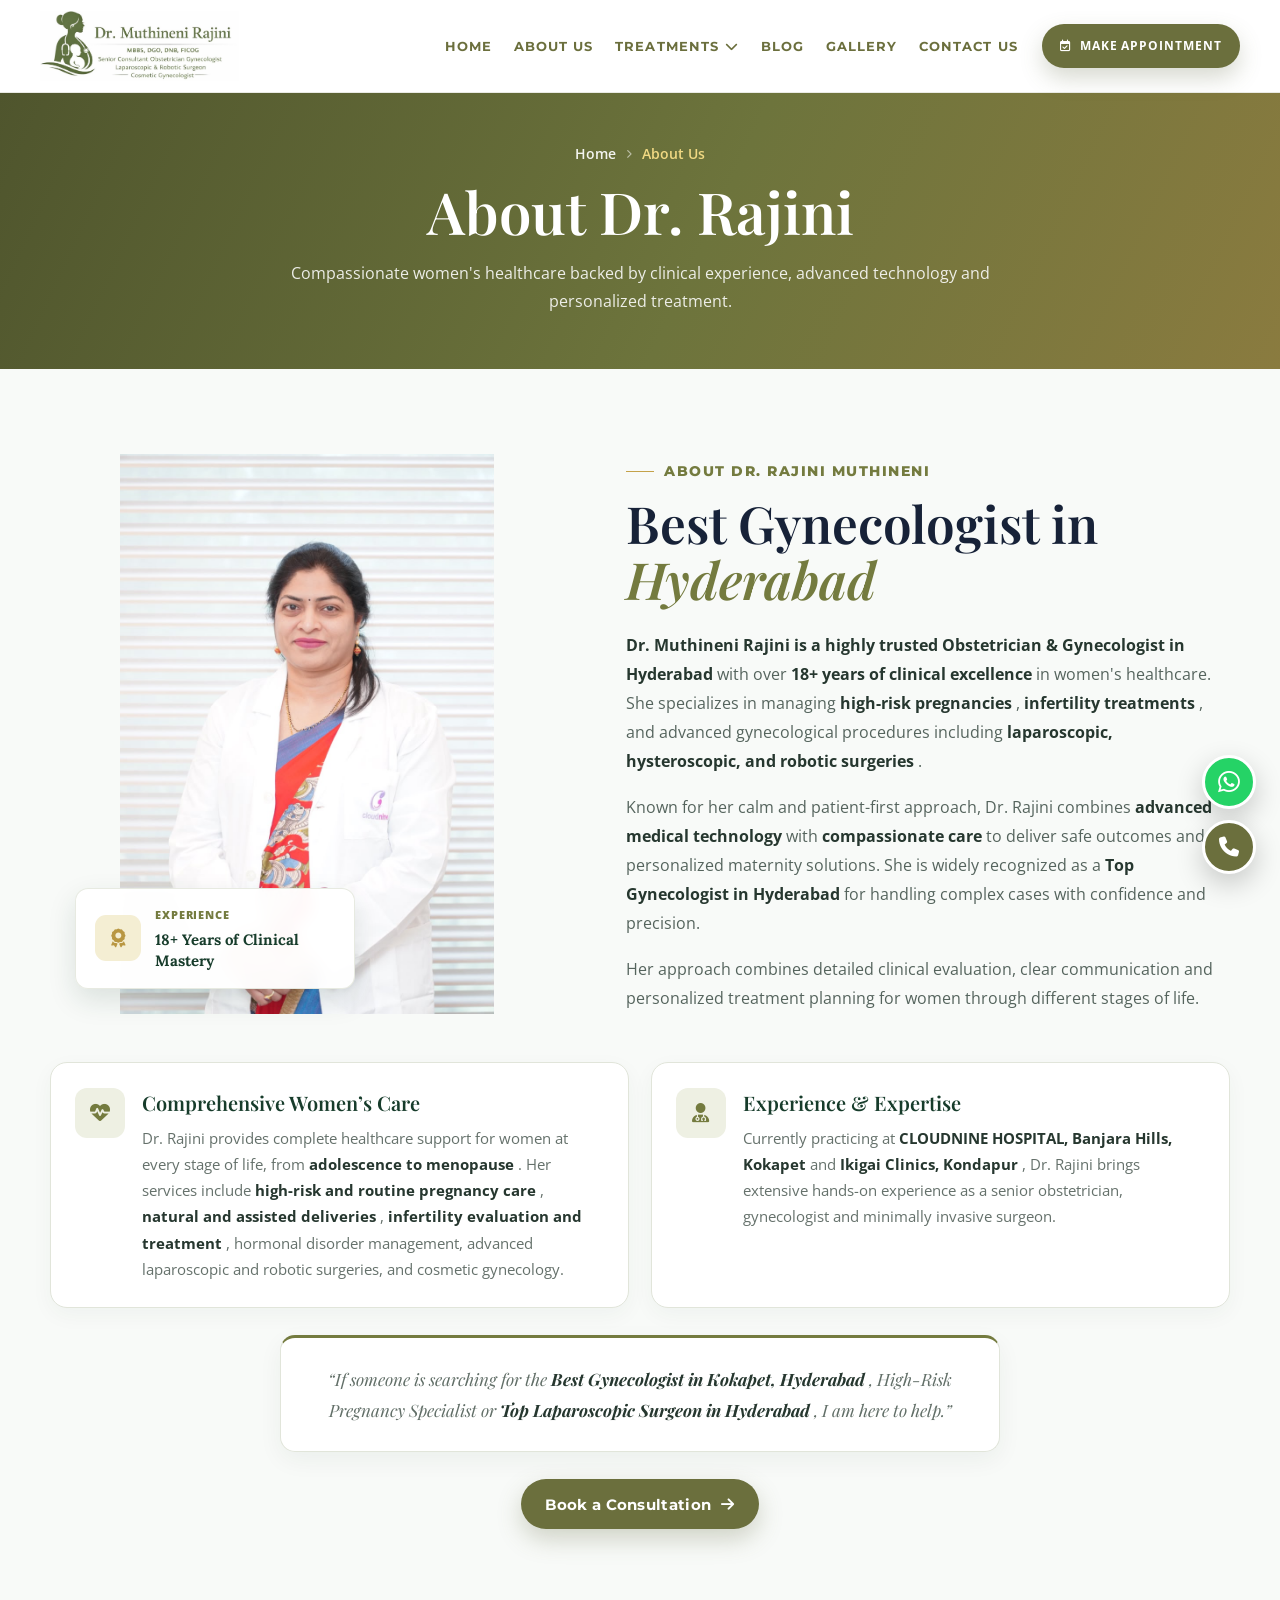
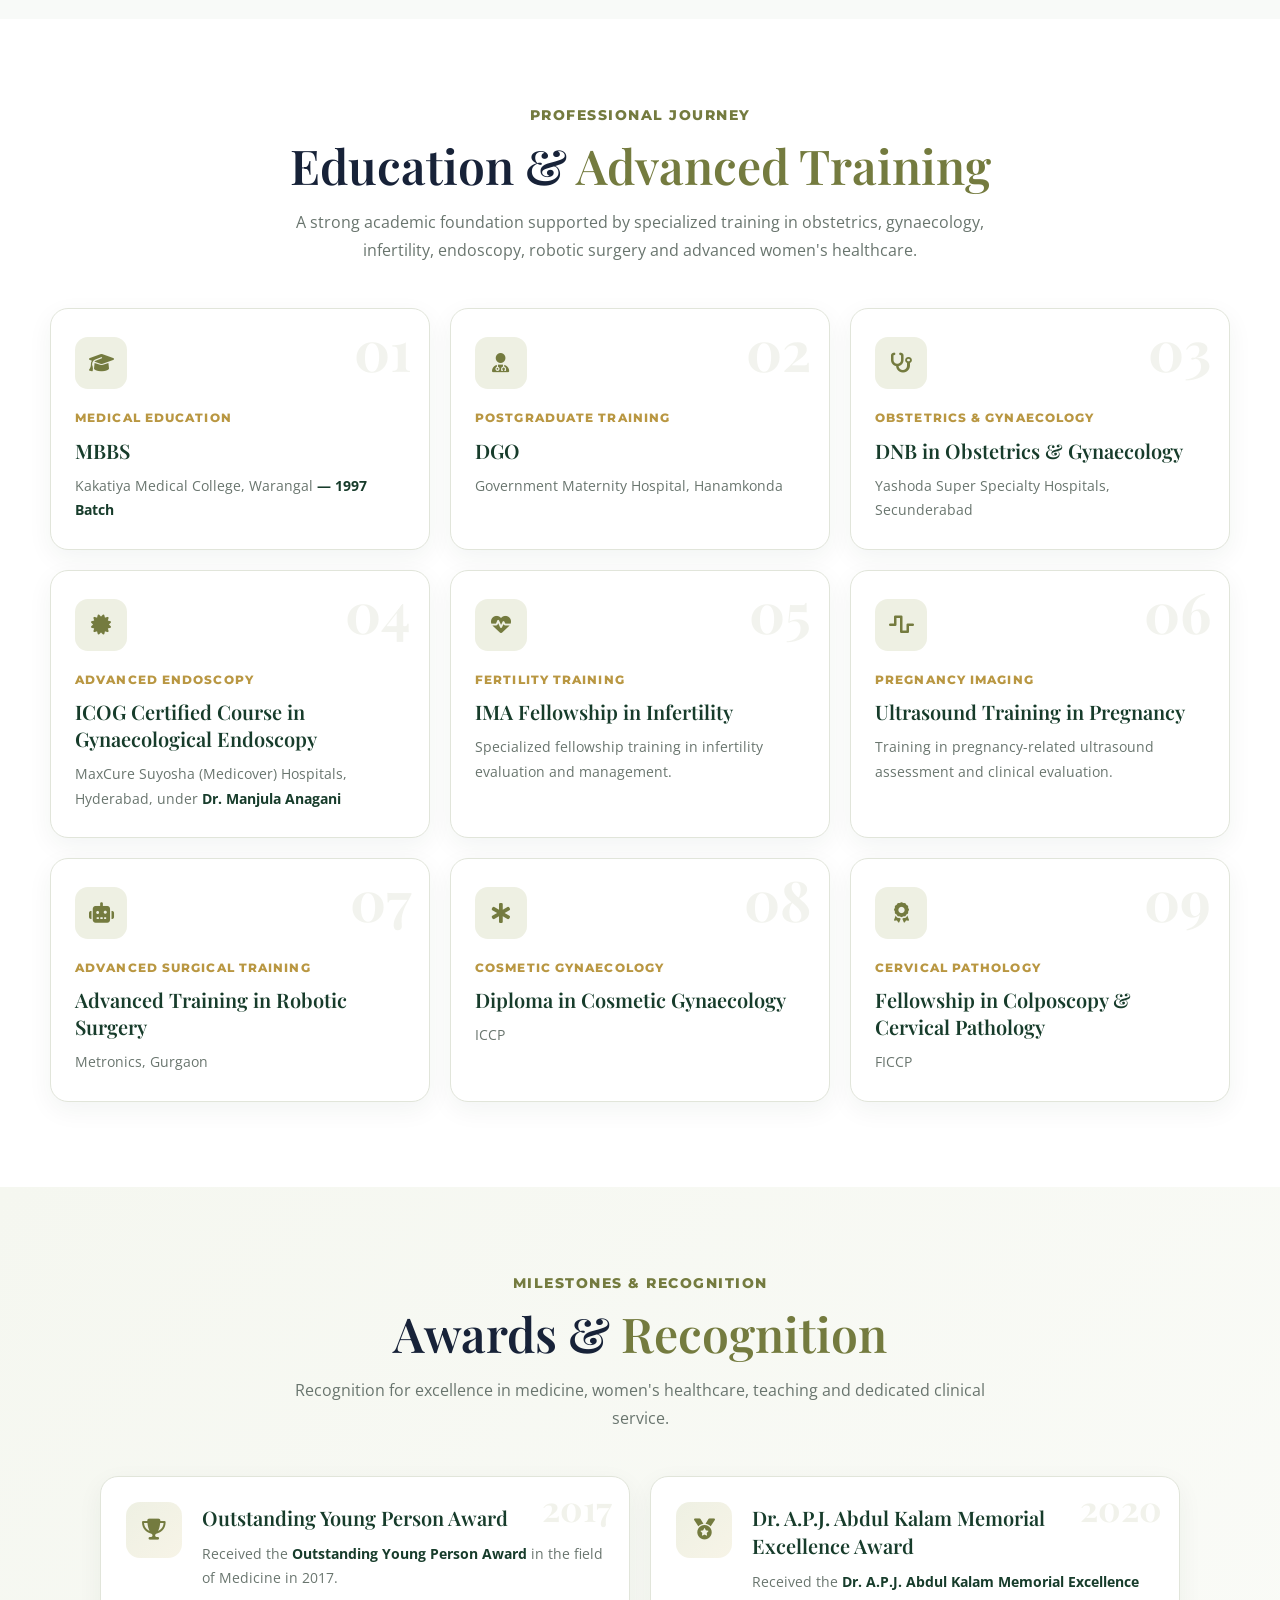
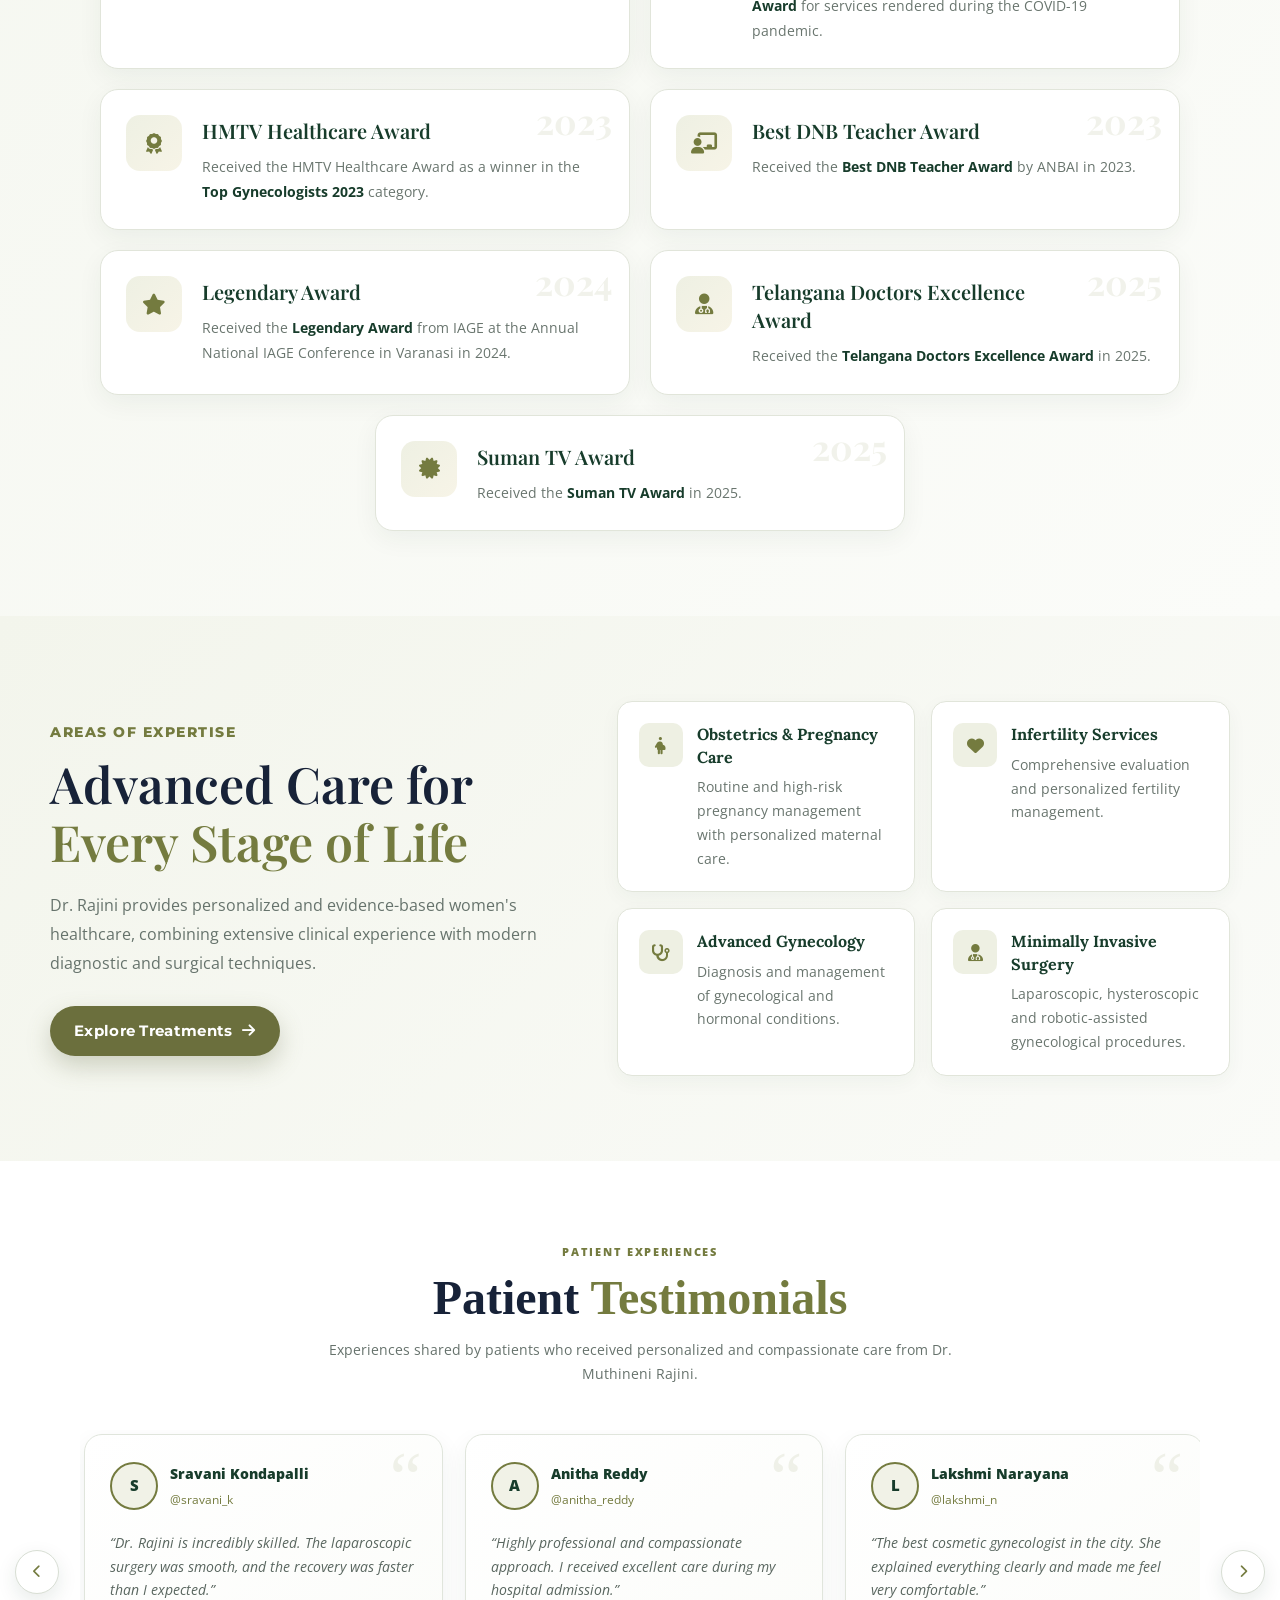
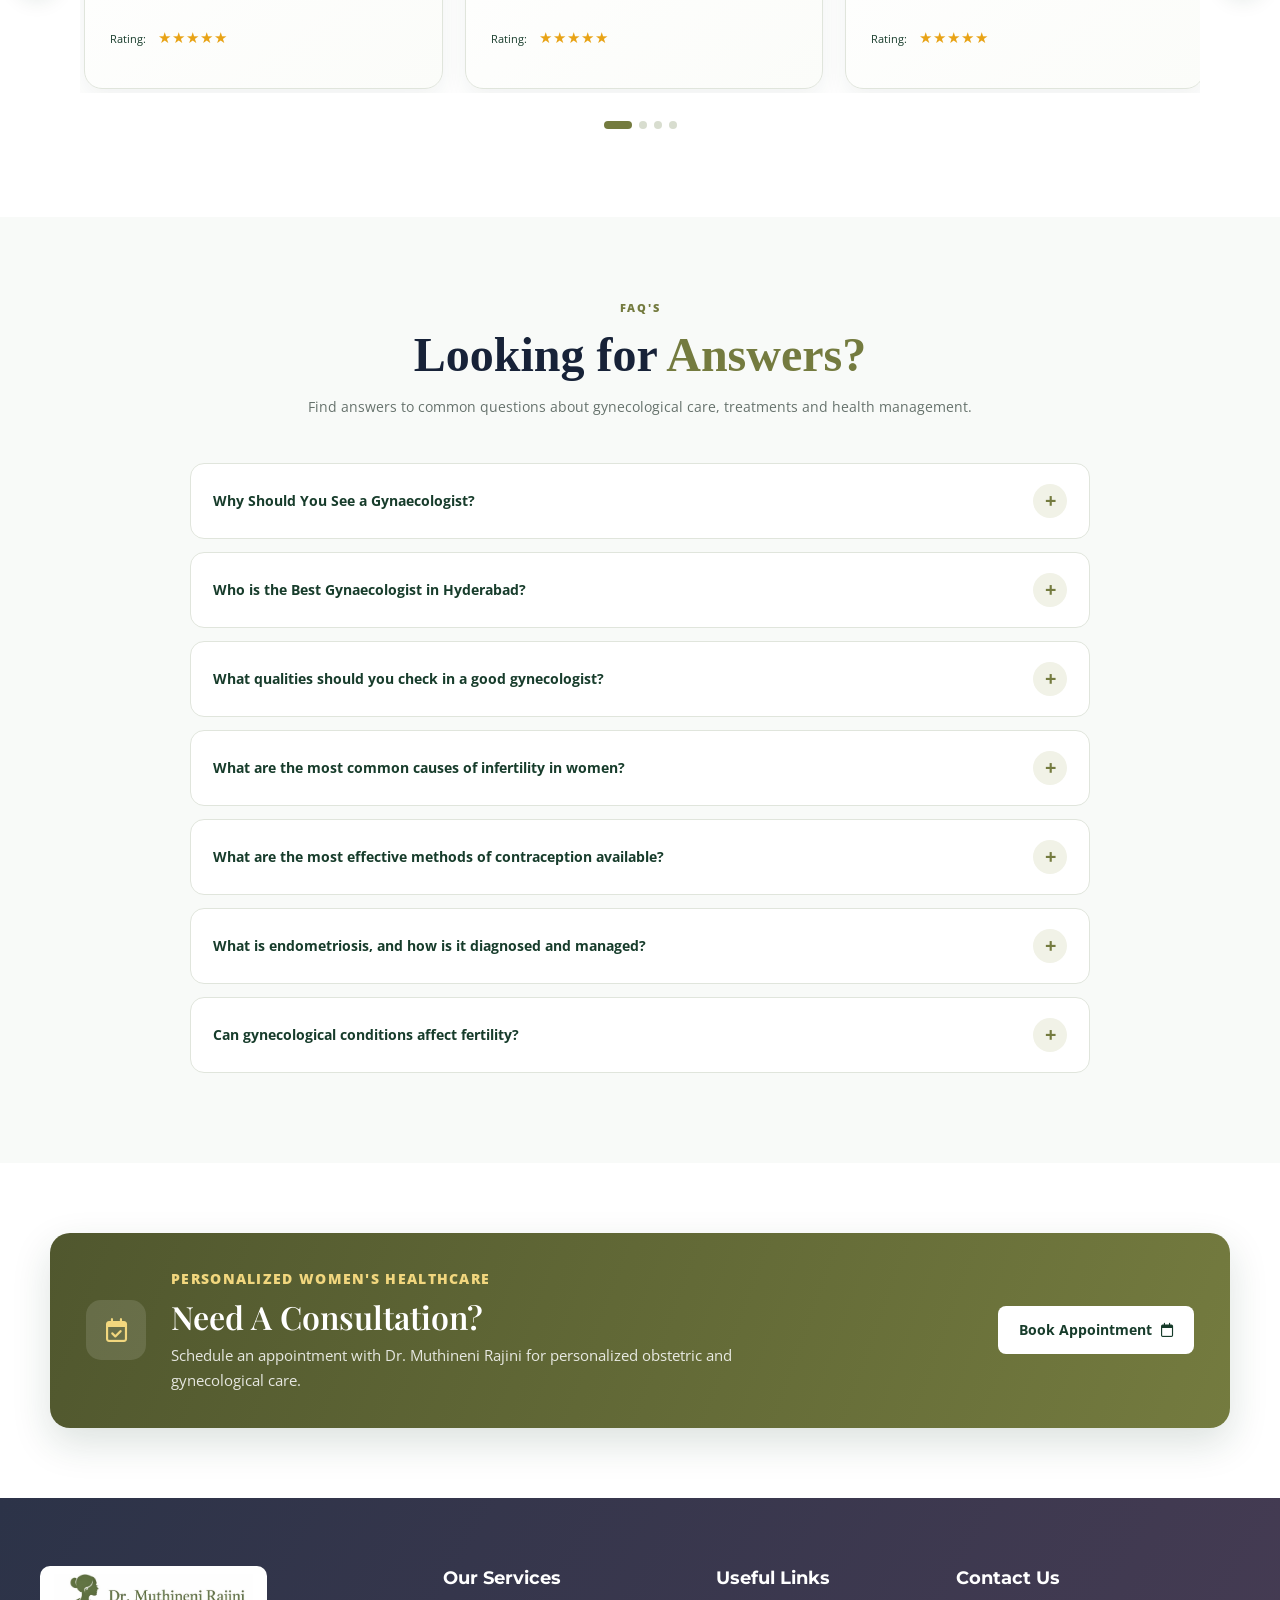
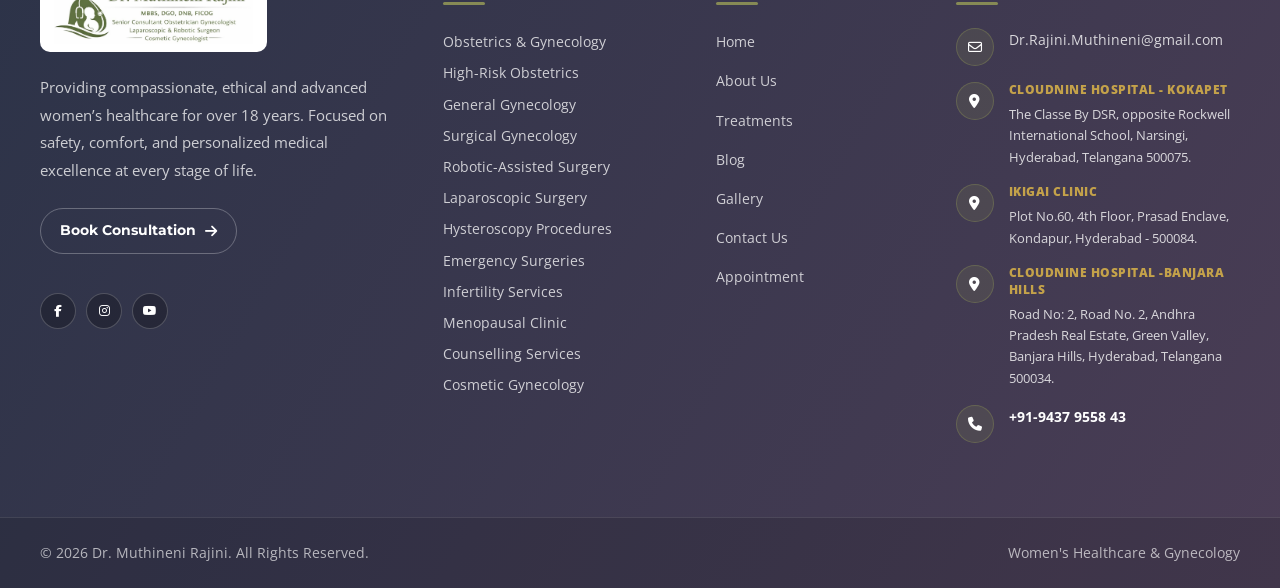
<file: about.html>
<!DOCTYPE html>
<html lang="en">

<head>

    <meta charset="UTF-8">

    <meta
        name="viewport"
        content="width=device-width, initial-scale=1.0"
    >

    <meta
        name="description"
        content="Learn about Dr. Muthineni Rajini, Obstetrician & Gynecologist in Hyderabad with 18+ years of clinical experience in women's healthcare."
    >

    <title>
        About Dr. Muthineni Rajini | Obstetrician & Gynecologist
    </title>
        <link
        rel="icon"
        type="image/jpeg"
        href="assets/images/logo-url.jpg"
    >


    <!-- =====================================================
         GLOBAL WEBSITE CSS
    ====================================================== -->

    <link
        rel="stylesheet"
        href="css/style.css"
    >


    <!-- =====================================================
         ABOUT PAGE CSS
    ====================================================== -->

    <link
        rel="stylesheet"
        href="css/about.css"
    >


    <!-- =====================================================
         REUSABLE TESTIMONIAL + FAQ CSS
    ====================================================== -->

    <link
        rel="stylesheet"
        href="css/shared-sections.css"
    >


    <!-- FONT AWESOME -->

    <link
        rel="stylesheet"
        href="https://cdnjs.cloudflare.com/ajax/libs/font-awesome/6.5.2/css/all.min.css"
    >


    <!-- GOOGLE FONTS -->

    <link
        rel="preconnect"
        href="https://fonts.googleapis.com"
    >

    <link
        rel="preconnect"
        href="https://fonts.gstatic.com"
        crossorigin
    >

    <link
        href="https://fonts.googleapis.com/css2?family=Playfair+Display:wght@500;600;700&family=Montserrat:wght@500;600;700;800&family=Open+Sans:wght@400;500;600;700&display=swap"
        rel="stylesheet"
    >

</head>


<body>


<!-- =========================================================
     HEADER
========================================================= -->

<div id="header-placeholder"></div>



<main>


<!-- =========================================================
     ABOUT PAGE BANNER
========================================================= -->

<section class="about-page-banner">

    <div class="container about-banner-content">

        <nav
            class="about-page-breadcrumb"
            aria-label="Breadcrumb"
        >

            <a href="index.html">
                Home
            </a>

            <i
                class="fa-solid fa-chevron-right"
                aria-hidden="true"
            ></i>

            <span>
                About Us
            </span>

        </nav>


        <h1>
            About Dr. Rajini
        </h1>


        <p>
            Compassionate women's healthcare backed by
            clinical experience, advanced technology
            and personalized treatment.
        </p>

    </div>

</section>



<!-- =========================================================
     ABOUT DOCTOR
========================================================= -->

<section class="about-section">

    <div class="container about-main-shell">


        <!-- =================================================
             TOP TWO COLUMN AREA
        ================================================== -->

        <div class="about-container">


            <!-- =============================================
                 LEFT SIDE IMAGE
            ============================================== -->

            <div class="about-image-column fade-up">

                <div class="about-image-wrapper">

                    <img
                        src="assets/images/d9.png"
                        alt="Dr. Muthineni Rajini - Gynecologist in Hyderabad"
                        class="about-image"
                    >

                </div>


                <div class="experience-badge">

                    <div class="experience-icon">

                        <i class="fa-solid fa-award"></i>

                    </div>


                    <div>

                        <span class="experience-label">
                            Experience
                        </span>

                        <strong>
                            18+ Years of Clinical Mastery
                        </strong>

                    </div>

                </div>

            </div>



            <!-- =============================================
                 RIGHT SIDE CONTENT
            ============================================== -->

            <div class="about-content fade-up">

                <div class="section-label">
                    About Dr. Rajini Muthineni
                </div>


                <h2>
                    Best Gynecologist in
                    <span>Hyderabad</span>
                </h2>


                <p>

                    <strong>
                        Dr. Muthineni Rajini is a highly trusted
                        Obstetrician &amp; Gynecologist in Hyderabad
                    </strong>

                    with over

                    <strong>
                        18+ years of clinical excellence
                    </strong>

                    in women's healthcare. She specializes in
                    managing

                    <strong>
                        high-risk pregnancies
                    </strong>,

                    <strong>
                        infertility treatments
                    </strong>,

                    and advanced gynecological procedures including

                    <strong>
                        laparoscopic, hysteroscopic, and robotic
                        surgeries
                    </strong>.

                </p>


                <p>

                    Known for her calm and patient-first approach,
                    Dr. Rajini combines

                    <strong>
                        advanced medical technology
                    </strong>

                    with

                    <strong>
                        compassionate care
                    </strong>

                    to deliver safe outcomes and personalized
                    maternity solutions.

                    She is widely recognized as a

                    <strong>
                        Top Gynecologist in Hyderabad
                    </strong>

                    for handling complex cases with confidence
                    and precision.

                </p>


                <p>

                    Her approach combines detailed clinical
                    evaluation, clear communication and
                    personalized treatment planning for women
                    through different stages of life.

                </p>

            </div>

        </div>



        <!-- =================================================
             COMPREHENSIVE CARE + EXPERIENCE
             BELOW IMAGE/CONTENT
        ================================================== -->

        <div class="about-care-grid">


            <!-- LEFT -->

            <article class="about-detail-card fade-up">

                <div class="about-detail-icon">

                    <i class="fa-solid fa-heart-pulse"></i>

                </div>


                <div class="about-detail-content">

                    <h3>
                        Comprehensive Women’s Care
                    </h3>


                    <p>

                        Dr. Rajini provides complete healthcare
                        support for women at every stage of life,
                        from

                        <strong>
                            adolescence to menopause
                        </strong>.

                        Her services include

                        <strong>
                            high-risk and routine pregnancy care
                        </strong>,

                        <strong>
                            natural and assisted deliveries
                        </strong>,

                        <strong>
                            infertility evaluation and treatment
                        </strong>,

                        hormonal disorder management,
                        advanced laparoscopic and robotic surgeries,
                        and cosmetic gynecology.

                    </p>

                </div>

            </article>



            <!-- RIGHT -->

            <article class="about-detail-card fade-up">

                <div class="about-detail-icon">

                    <i class="fa-solid fa-user-doctor"></i>

                </div>


                <div class="about-detail-content">

                    <h3>
                        Experience &amp; Expertise
                    </h3>


                    <p>

                        Currently practicing at

                        <strong>
                            CLOUDNINE HOSPITAL, Banjara Hills,  Kokapet
                        </strong>

                        and

                        <strong>
                            Ikigai Clinics, Kondapur
                        </strong>,

                        Dr. Rajini brings extensive hands-on
                        experience as a senior obstetrician,
                        gynecologist and minimally invasive
                        surgeon.

                    </p>

                </div>

            </article>

        </div>



        <!-- =================================================
             CENTER QUOTE
        ================================================== -->

        <div class="about-quote-wrapper fade-up">

            <blockquote class="doctor-quote">

                “If someone is searching for the

                <strong>
                     Best Gynecologist in Kokapet, Hyderabad
                </strong>,

                High-Risk Pregnancy Specialist or

                <strong>
                    Top Laparoscopic Surgeon in Hyderabad
                </strong>,

                I am here to help.”

            </blockquote>

        </div>



        <!-- =================================================
             BUTTON
        ================================================== -->

        <div class="about-consultation-button fade-up">

            <a
                href="appointment.html"
                class="btn btn-primary"
            >

                Book a Consultation

                <i class="fa-solid fa-arrow-right"></i>

            </a>

        </div>


    </div>

</section>



<!-- =========================================================
     EDUCATION / QUALIFICATIONS
========================================================= -->
<!-- =========================================================
     EDUCATION & ADVANCED TRAINING
========================================================= -->

<section class="about-education-section">

    <div class="container">

        <div class="about-section-heading fade-up">

            <span class="about-eyebrow">
                Professional Journey
            </span>

            <h2>
                Education &amp;
                <span>Advanced Training</span>
            </h2>

            <p>
                A strong academic foundation supported by
                specialized training in obstetrics, gynaecology,
                infertility, endoscopy, robotic surgery and
                advanced women's healthcare.
            </p>

        </div>


        <div class="education-training-list">


            <!-- 01 -->
            <article class="training-card fade-up">

                <div class="training-number">
                    01
                </div>

                <div class="training-icon">
                    <i class="fa-solid fa-graduation-cap"></i>
                </div>

                <div class="training-content">

                    <span class="training-type">
                        Medical Education
                    </span>

                    <h3>
                        MBBS
                    </h3>

                    <p>
                        Kakatiya Medical College, Warangal
                        <strong>— 1997 Batch</strong>
                    </p>

                </div>

            </article>


            <!-- 02 -->
            <article class="training-card fade-up">

                <div class="training-number">
                    02
                </div>

                <div class="training-icon">
                    <i class="fa-solid fa-user-doctor"></i>
                </div>

                <div class="training-content">

                    <span class="training-type">
                        Postgraduate Training
                    </span>

                    <h3>
                        DGO
                    </h3>

                    <p>
                        Government Maternity Hospital,
                        Hanamkonda
                    </p>

                </div>

            </article>


            <!-- 03 -->
            <article class="training-card fade-up">

                <div class="training-number">
                    03
                </div>

                <div class="training-icon">
                    <i class="fa-solid fa-stethoscope"></i>
                </div>

                <div class="training-content">

                    <span class="training-type">
                        Obstetrics &amp; Gynaecology
                    </span>

                    <h3>
                        DNB in Obstetrics &amp; Gynaecology
                    </h3>

                    <p>
                        Yashoda Super Specialty Hospitals,
                        Secunderabad
                    </p>

                </div>

            </article>


            <!-- 04 -->
            <article class="training-card fade-up">

                <div class="training-number">
                    04
                </div>

                <div class="training-icon">
                    <i class="fa-solid fa-certificate"></i>
                </div>

                <div class="training-content">

                    <span class="training-type">
                        Advanced Endoscopy
                    </span>

                    <h3>
                        ICOG Certified Course in
                        Gynaecological Endoscopy
                    </h3>

                    <p>
                        MaxCure Suyosha (Medicover) Hospitals,
                        Hyderabad, under
                        <strong>Dr. Manjula Anagani</strong>
                    </p>

                </div>

            </article>


            <!-- 05 -->
            <article class="training-card fade-up">

                <div class="training-number">
                    05
                </div>

                <div class="training-icon">
                    <i class="fa-solid fa-heart-pulse"></i>
                </div>

                <div class="training-content">

                    <span class="training-type">
                        Fertility Training
                    </span>

                    <h3>
                        IMA Fellowship in Infertility
                    </h3>

                    <p>
                        Specialized fellowship training in
                        infertility evaluation and management.
                    </p>

                </div>

            </article>


            <!-- 06 -->
            <article class="training-card fade-up">

                <div class="training-number">
                    06
                </div>

                <div class="training-icon">
                    <i class="fa-solid fa-wave-square"></i>
                </div>

                <div class="training-content">

                    <span class="training-type">
                        Pregnancy Imaging
                    </span>

                    <h3>
                        Ultrasound Training in Pregnancy
                    </h3>

                    <p>
                        Training in pregnancy-related ultrasound
                        assessment and clinical evaluation.
                    </p>

                </div>

            </article>


            <!-- 07 -->
            <article class="training-card fade-up">

                <div class="training-number">
                    07
                </div>

                <div class="training-icon">
                    <i class="fa-solid fa-robot"></i>
                </div>

                <div class="training-content">

                    <span class="training-type">
                        Advanced Surgical Training
                    </span>

                    <h3>
                        Advanced Training in Robotic Surgery
                    </h3>

                    <p>
                        Metronics, Gurgaon
                    </p>

                </div>

            </article>


            <!-- 08 -->
            <article class="training-card fade-up">

                <div class="training-number">
                    08
                </div>

                <div class="training-icon">
                    <i class="fa-solid fa-star-of-life"></i>
                </div>

                <div class="training-content">

                    <span class="training-type">
                        Cosmetic Gynaecology
                    </span>

                    <h3>
                        Diploma in Cosmetic Gynaecology
                    </h3>

                    <p>
                        ICCP
                    </p>

                </div>

            </article>


            <!-- 09 -->
            <article class="training-card fade-up">

                <div class="training-number">
                    09
                </div>

                <div class="training-icon">
                    <i class="fa-solid fa-award"></i>
                </div>

                <div class="training-content">

                    <span class="training-type">
                        Cervical Pathology
                    </span>

                    <h3>
                        Fellowship in Colposcopy &amp;
                        Cervical Pathology
                    </h3>

                    <p>
                        FICCP
                    </p>

                </div>

            </article>


        </div>

    </div>

</section>


<!-- =========================================================
     AWARDS & RECOGNITION
========================================================= -->

<section class="about-awards-section">

    <div class="container">

        <div class="about-section-heading fade-up">

            <span class="about-eyebrow">
                Milestones &amp; Recognition
            </span>

            <h2>
                Awards &amp;
                <span>Recognition</span>
            </h2>

            <p>
                Recognition for excellence in medicine,
                women's healthcare, teaching and dedicated
                clinical service.
            </p>

        </div>


        <div class="awards-grid">


            <article class="award-card fade-up">

                <div class="award-year">
                    2017
                </div>

                <div class="award-icon">
                    <i class="fa-solid fa-trophy"></i>
                </div>

                <div class="award-content">

                    <h3>
                        Outstanding Young Person Award
                    </h3>

                    <p>
                        Received the
                        <strong>
                            Outstanding Young Person Award
                        </strong>
                        in the field of Medicine in 2017.
                    </p>

                </div>

            </article>


            <article class="award-card fade-up">

                <div class="award-year">
                    2020
                </div>

                <div class="award-icon">
                    <i class="fa-solid fa-medal"></i>
                </div>

                <div class="award-content">

                    <h3>
                        Dr. A.P.J. Abdul Kalam Memorial
                        Excellence Award
                    </h3>

                    <p>
                        Received the
                        <strong>
                            Dr. A.P.J. Abdul Kalam Memorial
                            Excellence Award
                        </strong>
                        for services rendered during the
                        COVID-19 pandemic.
                    </p>

                </div>

            </article>


            <article class="award-card fade-up">

                <div class="award-year">
                    2023
                </div>

                <div class="award-icon">
                    <i class="fa-solid fa-award"></i>
                </div>

                <div class="award-content">

                    <h3>
                        HMTV Healthcare Award
                    </h3>

                    <p>
                        Received the HMTV Healthcare Award
                        as a winner in the
                        <strong>
                            Top Gynecologists 2023
                        </strong>
                        category.
                    </p>

                </div>

            </article>


            <article class="award-card fade-up">

                <div class="award-year">
                    2023
                </div>

                <div class="award-icon">
                    <i class="fa-solid fa-chalkboard-user"></i>
                </div>

                <div class="award-content">

                    <h3>
                        Best DNB Teacher Award
                    </h3>

                    <p>
                        Received the
                        <strong>
                            Best DNB Teacher Award
                        </strong>
                        by ANBAI in 2023.
                    </p>

                </div>

            </article>


            <article class="award-card fade-up">

                <div class="award-year">
                    2024
                </div>

                <div class="award-icon">
                    <i class="fa-solid fa-star"></i>
                </div>

                <div class="award-content">

                    <h3>
                        Legendary Award
                    </h3>

                    <p>
                        Received the
                        <strong>Legendary Award</strong>
                        from IAGE at the Annual National
                        IAGE Conference in Varanasi in 2024.
                    </p>

                </div>

            </article>


            <article class="award-card fade-up">

                <div class="award-year">
                    2025
                </div>

                <div class="award-icon">
                    <i class="fa-solid fa-user-doctor"></i>
                </div>

                <div class="award-content">

                    <h3>
                        Telangana Doctors Excellence Award
                    </h3>

                    <p>
                        Received the
                        <strong>
                            Telangana Doctors Excellence Award
                        </strong>
                        in 2025.
                    </p>

                </div>

            </article>


            <article class="award-card fade-up">

                <div class="award-year">
                    2025
                </div>

                <div class="award-icon">
                    <i class="fa-solid fa-certificate"></i>
                </div>

                <div class="award-content">

                    <h3>
                        Suman TV Award
                    </h3>

                    <p>
                        Received the
                        <strong>Suman TV Award</strong>
                        in 2025.
                    </p>

                </div>

            </article>


        </div>

    </div>

</section>
<!-- <section class="about-education-section">

    <div class="container">


        <div class="about-section-heading fade-up">

            <span class="about-eyebrow">
                Professional Journey
            </span>


            <h2>
                Education &amp;
                <span>Clinical Expertise</span>
            </h2>


            <p>
                Clinical experience and advanced expertise
                dedicated to comprehensive women's healthcare.
            </p>

        </div>



        <div class="education-grid">


            

            <article class="education-card fade-up">

                <span class="education-card-number">
                    01
                </span>

                <div class="education-icon">
                    <i class="fa-solid fa-graduation-cap"></i>
                </div>

                <span class="education-label">
                    Education
                </span>

                <h3>
                    Medical Education
                </h3>

                <p>
                    Professional medical training in Obstetrics
                    and Gynecology with extensive clinical
                    exposure to women's healthcare.
                </p>

            </article>

            <article class="education-card fade-up">

                <span class="education-card-number">
                    02
                </span>

                <div class="education-icon">
                    <i class="fa-solid fa-certificate"></i>
                </div>

                <span class="education-label">
                    Advanced Training
                </span>

                <h3>
                    Specialized Gynecology
                </h3>

                <p>
                    Advanced clinical training focused on
                    comprehensive obstetric and gynecological
                    diagnosis and treatment.
                </p>

            </article>

            <article class="education-card fade-up">

                <span class="education-card-number">
                    03
                </span>

                <div class="education-icon">
                    <i class="fa-solid fa-user-doctor"></i>
                </div>

                <span class="education-label">
                    Surgical Expertise
                </span>

                <h3>
                    Minimally Invasive Surgery
                </h3>

                <p>
                    Extensive expertise in laparoscopic,
                    hysteroscopic and robotic-assisted
                    gynecological procedures.
                </p>

            </article>


            <article class="education-card fade-up">

                <span class="education-card-number">
                    04
                </span>

                <div class="education-icon">
                    <i class="fa-solid fa-award"></i>
                </div>

                <span class="education-label">
                    Experience
                </span>

                <h3>
                    18+ Years of Experience
                </h3>

                <p>
                    More than 18 years of clinical experience
                    in pregnancy care, gynecology, fertility
                    treatment and advanced surgical care.
                </p>

            </article>

        </div>

    </div>

</section> -->



<!-- =========================================================
     AREAS OF EXPERTISE
========================================================= -->

<section class="about-expertise-section">

    <div class="container">

        <div class="about-expertise-layout">


            <!-- LEFT -->

            <div class="expertise-intro fade-up">

                <span class="about-eyebrow">
                    Areas of Expertise
                </span>


                <h2>
                    Advanced Care for
                    <span>Every Stage of Life</span>
                </h2>


                <p>
                    Dr. Rajini provides personalized and
                    evidence-based women's healthcare,
                    combining extensive clinical experience
                    with modern diagnostic and surgical
                    techniques.
                </p>


                <a
                    href="treatments.html"
                    class="btn btn-primary"
                >

                    Explore Treatments

                    <i class="fa-solid fa-arrow-right"></i>

                </a>

            </div>



            <!-- RIGHT -->

            <div class="expertise-list fade-up">


                <div class="expertise-item">

                    <span class="expertise-icon">
                        <i class="fa-solid fa-person-pregnant"></i>
                    </span>

                    <div>

                        <h3>
                            Obstetrics &amp; Pregnancy Care
                        </h3>

                        <p>
                            Routine and high-risk pregnancy
                            management with personalized
                            maternal care.
                        </p>

                    </div>

                </div>



                <div class="expertise-item">

                    <span class="expertise-icon">
                        <i class="fa-solid fa-heart"></i>
                    </span>

                    <div>

                        <h3>
                            Infertility Services
                        </h3>

                        <p>
                            Comprehensive evaluation and
                            personalized fertility management.
                        </p>

                    </div>

                </div>



                <div class="expertise-item">

                    <span class="expertise-icon">
                        <i class="fa-solid fa-stethoscope"></i>
                    </span>

                    <div>

                        <h3>
                            Advanced Gynecology
                        </h3>

                        <p>
                            Diagnosis and management of
                            gynecological and hormonal conditions.
                        </p>

                    </div>

                </div>



                <div class="expertise-item">

                    <span class="expertise-icon">
                        <i class="fa-solid fa-user-doctor"></i>
                    </span>

                    <div>

                        <h3>
                            Minimally Invasive Surgery
                        </h3>

                        <p>
                            Laparoscopic, hysteroscopic and
                            robotic-assisted gynecological
                            procedures.
                        </p>

                    </div>

                </div>


            </div>

        </div>

    </div>

</section>



<!-- =========================================================
     REUSABLE TESTIMONIALS

     Same component used by HOME + ABOUT.
========================================================= -->

<div
    id="about-testimonials"
    data-shared-component="testimonials-section.html"
></div>



<!-- =========================================================
     REUSABLE FAQ

     Same component used by HOME + ABOUT.
========================================================= -->

<div
    id="about-faq"
    data-shared-component="faq-section.html"
></div>



<!-- =========================================================
     CONSULTATION CTA
========================================================= -->

<section class="about-consultation-section">

    <div class="container">

        <div class="about-consultation-card fade-up">


            <div class="about-consultation-icon">

                <i class="fa-regular fa-calendar-check"></i>

            </div>


            <div class="about-consultation-content">

                <span>
                    PERSONALIZED WOMEN'S HEALTHCARE
                </span>

                <h2>
                    Need A Consultation?
                </h2>

                <p>
                    Schedule an appointment with
                    Dr. Muthineni Rajini for personalized
                    obstetric and gynecological care.
                </p>

            </div>


            <div class="about-consultation-actions">

                <a
                    href="appointment.html"
                    class="about-consultation-book"
                >

                    Book Appointment

                    <i class="fa-regular fa-calendar"></i>

                </a>

            </div>


        </div>

    </div>

</section>


</main>



<!-- =========================================================
     FOOTER
========================================================= -->

<div id="footer-placeholder"></div>



<!-- =========================================================
     SCRIPTS

     components.js = Header/Footer
     shared-sections.js = FAQ + Testimonials
     script.js = remaining global page behaviour
========================================================= -->

<script src="js/components.js"></script>

<script src="js/shared-sections.js"></script>

<script src="js/script.js"></script>


</body>

</html>
</file>
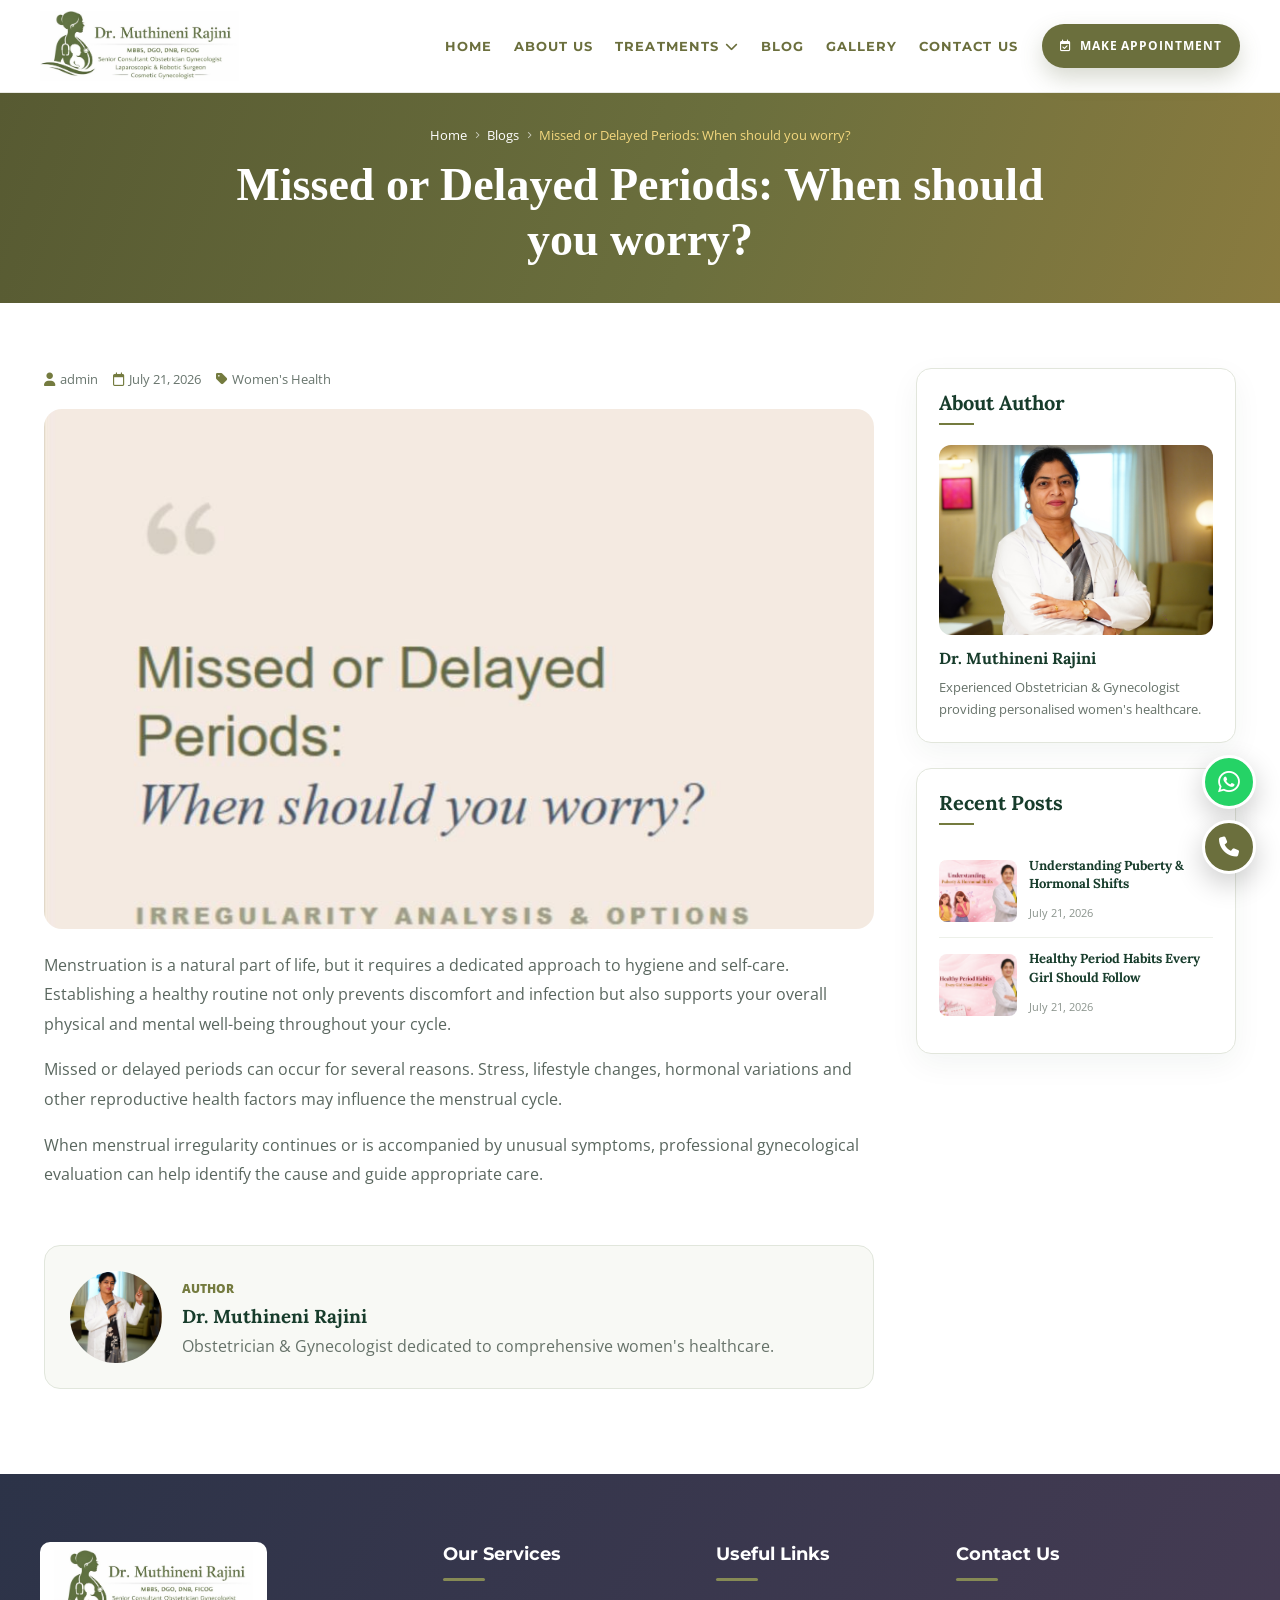
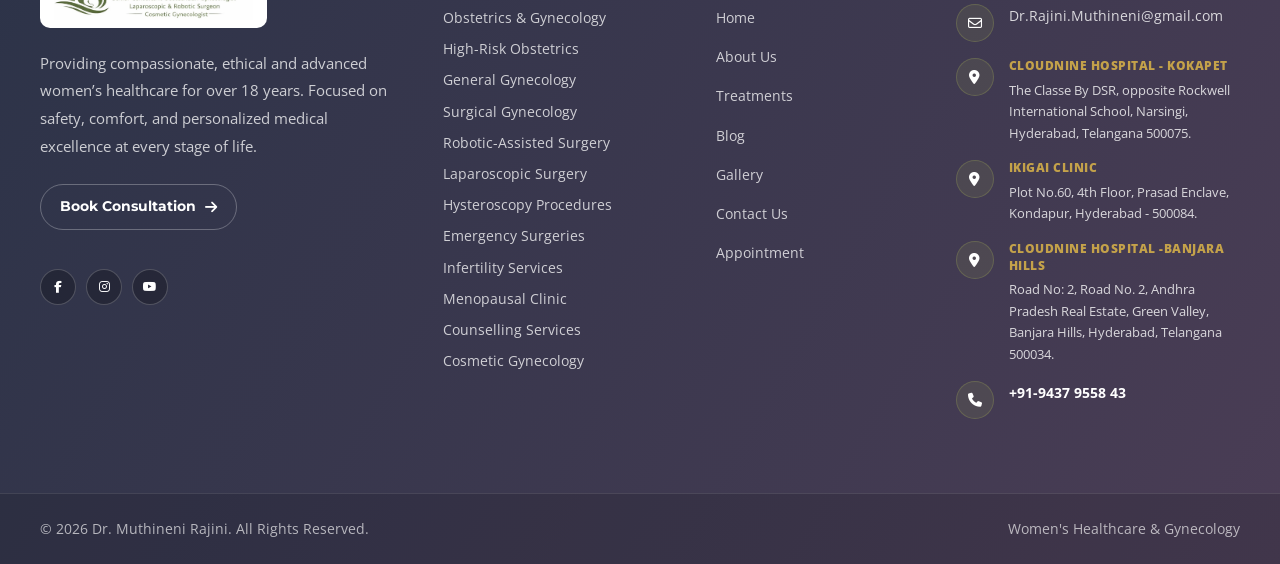
<file: blog-details.html>
<!DOCTYPE html>
<html lang="en">

<head>

    <meta charset="UTF-8">

    <meta
        name="viewport"
        content="width=device-width, initial-scale=1.0"
    >

    <title>Blog | Dr. Muthineni Rajini</title>
    <link
        rel="icon"
        type="image/jpeg"
        href="assets/images/logo-url.jpg"
    >

    <link rel="stylesheet" href="css/style.css">

    <link
        rel="stylesheet"
        href="css/blog-details.css"
    >

    <link
        rel="stylesheet"
        href="https://cdnjs.cloudflare.com/ajax/libs/font-awesome/6.5.2/css/all.min.css"
    >

</head>

<body>

<div id="header-placeholder"></div>


<section class="blog-detail-banner">

    <div class="container">

        <div class="blog-detail-breadcrumb">

            <a href="index.html">
                Home
            </a>

            <i class="fa-solid fa-chevron-right"></i>

            <a href="blog.html">
                Blogs
            </a>

            <i class="fa-solid fa-chevron-right"></i>

            <span id="detailBreadcrumb">
                Blog
            </span>

        </div>

        <h1 id="detailBannerTitle">
            Blog
        </h1>

    </div>

</section>


<main class="blog-detail-page">

    <div class="container blog-detail-layout">


        <!-- LEFT -->

        <article class="blog-detail-main">

            <div class="detail-meta">

                <span>
                    <i class="fa-solid fa-user"></i>
                    admin
                </span>

                <span>
                    <i class="fa-regular fa-calendar"></i>
                    <span id="detailDate"></span>
                </span>

                <span>
                    <i class="fa-solid fa-tag"></i>
                    <span id="detailCategory"></span>
                </span>

                <!-- <span>
                    <i class="fa-regular fa-comment"></i>
                    0 Comments
                </span> -->

            </div>


            <img
                id="detailImage"
                class="detail-main-image"
                src=""
                alt=""
            >


            <div
                class="detail-article-content"
                id="detailContent"
            ></div>


            <div class="detail-author-card">

                <img
                    src="assets/images/d4.JPG"
                    alt="Dr. Muthineni Rajini"
                >

                <div>

                    <span>
                        Author
                    </span>

                    <h3>
                        Dr. Muthineni Rajini
                    </h3>

                    <p>
                        Obstetrician &amp; Gynecologist dedicated
                        to comprehensive women's healthcare.
                    </p>

                </div>

            </div>


            <!-- <section class="comment-section">

                <h2>
                    Leave A Comment
                </h2>

                <p>
                    Your email address will not be published.
                </p>


                <form
                    class="comment-form"
                    onsubmit="event.preventDefault();"
                >

                    <div class="comment-fields">

                        <input
                            type="text"
                            placeholder="Name"
                        >

                        <input
                            type="email"
                            placeholder="Email"
                        >

                        <input
                            type="tel"
                            placeholder="Phone"
                        >

                    </div>


                    <textarea
                        placeholder="Comment"
                    ></textarea>


                    <button type="submit">
                        Post Comment
                    </button>

                </form>

            </section> -->

        </article>


        <!-- RIGHT -->

        <aside class="blog-detail-sidebar">

            <div class="sidebar-box">

                <h3>
                    About Author
                </h3>

                <img
                    src="assets/images/d2.JPG"
                    alt="Dr. Muthineni Rajini"
                    class="sidebar-doctor-image"
                >

                <h4>
                    Dr. Muthineni Rajini
                </h4>

                <p>
                    Experienced Obstetrician &amp; Gynecologist
                    providing personalised women's healthcare.
                </p>

            </div>


            <!-- NO CATEGORIES -->
            <!-- NO SIDEBAR GALLERY -->


            <div class="sidebar-box">

                <h3>
                    Recent Posts
                </h3>

                <div id="recentPosts"></div>

            </div>

        </aside>

    </div>

</main>


<div id="footer-placeholder"></div>


<script src="js/blog-data.js"></script>

<script src="js/blog-details.js"></script>

<script src="js/components.js"></script>

<script src="js/script.js"></script>

</body>

</html>
</file>
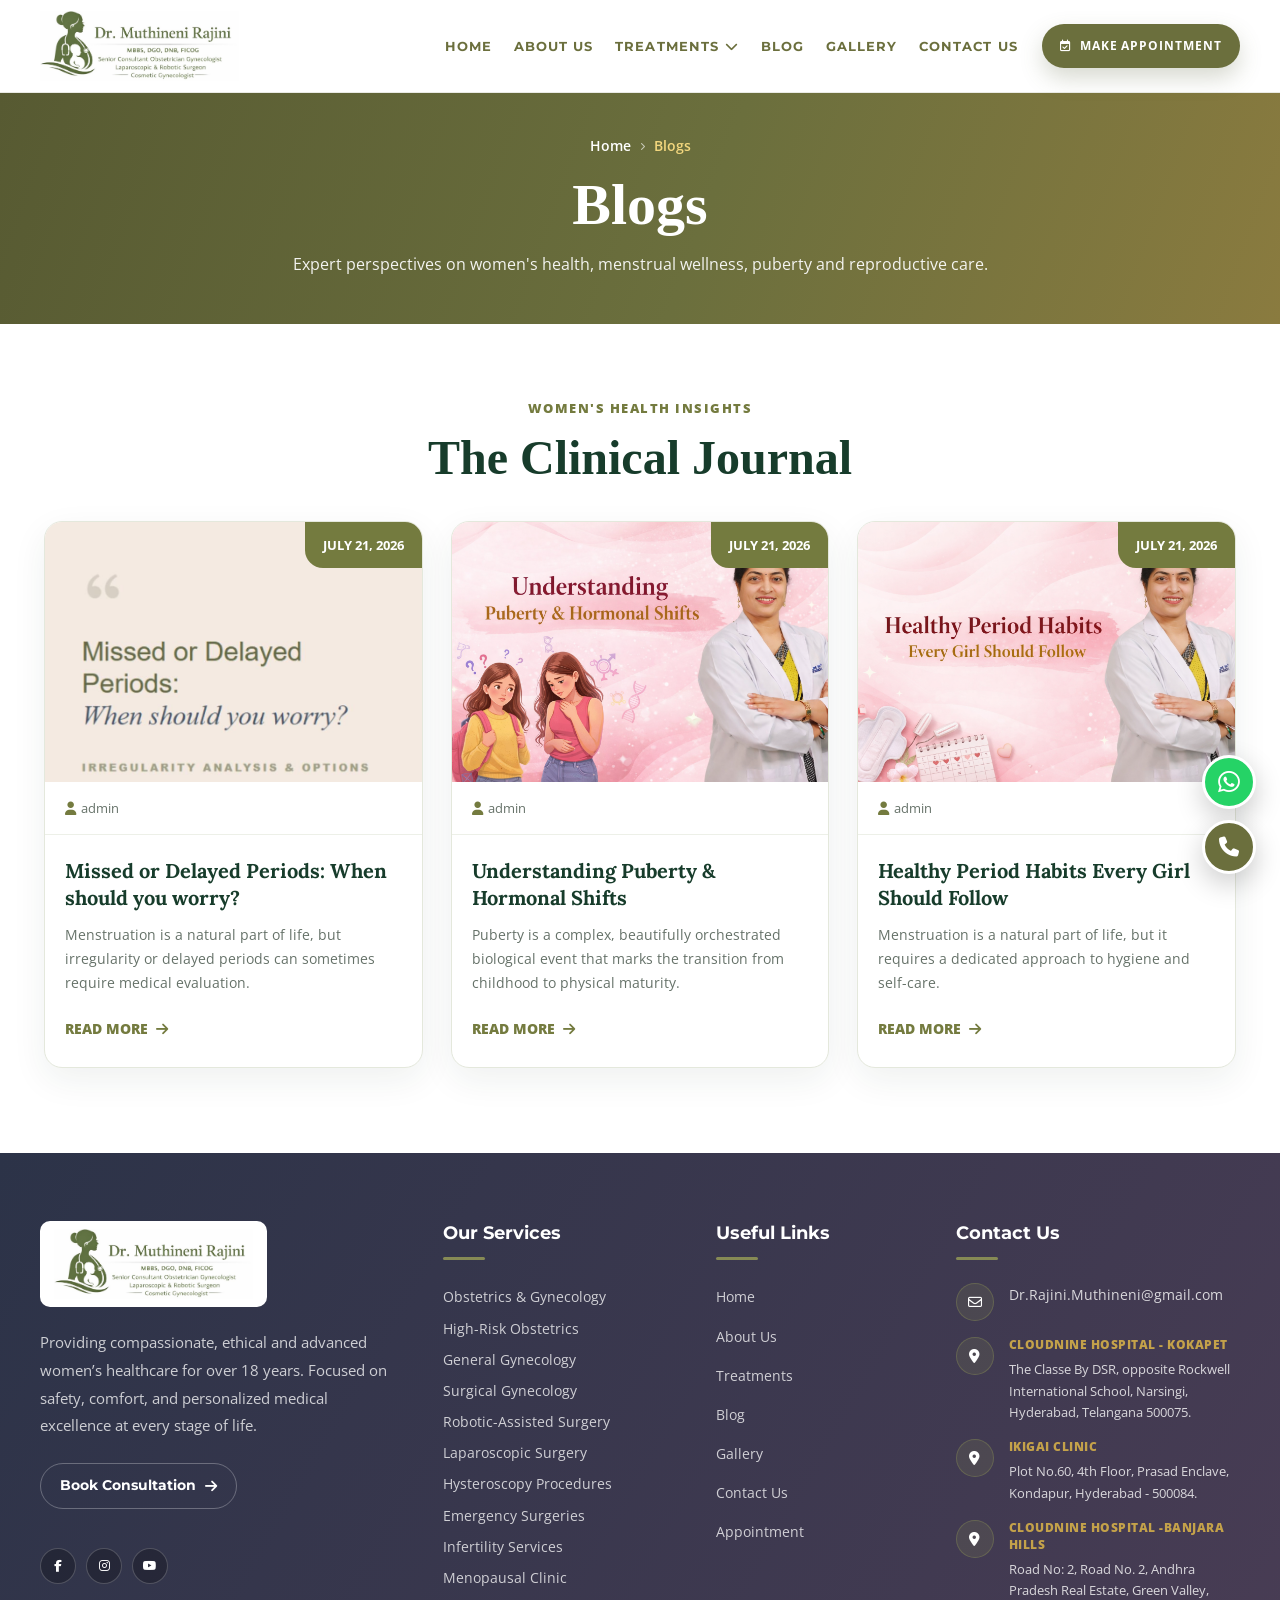
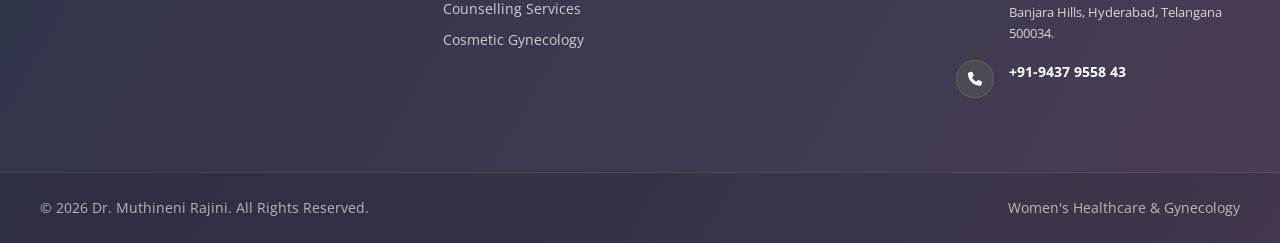
<file: blog.html>
<!DOCTYPE html>
<html lang="en">

<head>

    <meta charset="UTF-8">

    <meta
        name="viewport"
        content="width=device-width, initial-scale=1.0"
    >

    <title>Blogs | Dr. Muthineni Rajini</title>
    <link
        rel="icon"
        type="image/jpeg"
        href="assets/images/logo-url.jpg"
    >

    <link rel="stylesheet" href="css/style.css">

    <link rel="stylesheet" href="css/blog.css">

    <link
        rel="stylesheet"
        href="https://cdnjs.cloudflare.com/ajax/libs/font-awesome/6.5.2/css/all.min.css"
    >

</head>

<body>

    <div id="header-placeholder"></div>


    <!-- BLOG BANNER -->

    <section class="blog-page-banner">

        <div class="container">

            <div class="blog-breadcrumb">

                <a href="index.html">
                    Home
                </a>

                <i class="fa-solid fa-chevron-right"></i>

                <span>
                    Blogs
                </span>

            </div>


            <h1>
                Blogs
            </h1>


            <p>
                Expert perspectives on women's health,
                menstrual wellness, puberty and reproductive care.
            </p>

        </div>

    </section>


    <!-- BLOG LIST -->

    <main class="blog-list-section">

        <div class="container">

            <div class="blog-page-heading">

                <span>
                    Women's Health Insights
                </span>

                <h2>
                    The Clinical Journal
                </h2>

            </div>


            <div
                class="blog-list-grid"
                id="blogList"
            ></div>

        </div>

    </main>


    <div id="footer-placeholder"></div>


    <script src="js/blog-data.js"></script>

    <script src="js/blog-page.js"></script>

    <script src="js/components.js"></script>

    <script src="js/script.js"></script>

</body>

</html>



<!-- <!DOCTYPE html>
<html lang="en">
<head>
    <meta charset="UTF-8">
    <meta http-equiv="refresh" content="0; url=index.html#blog">
    <script>location.replace('index.html#blog');</script>
    <title>Redirecting…</title>
</head>
<body>
    <p>Redirecting to <a href="index.html#blog">The Clinical Journal</a>…</p>
</body>
</html> -->
</file>
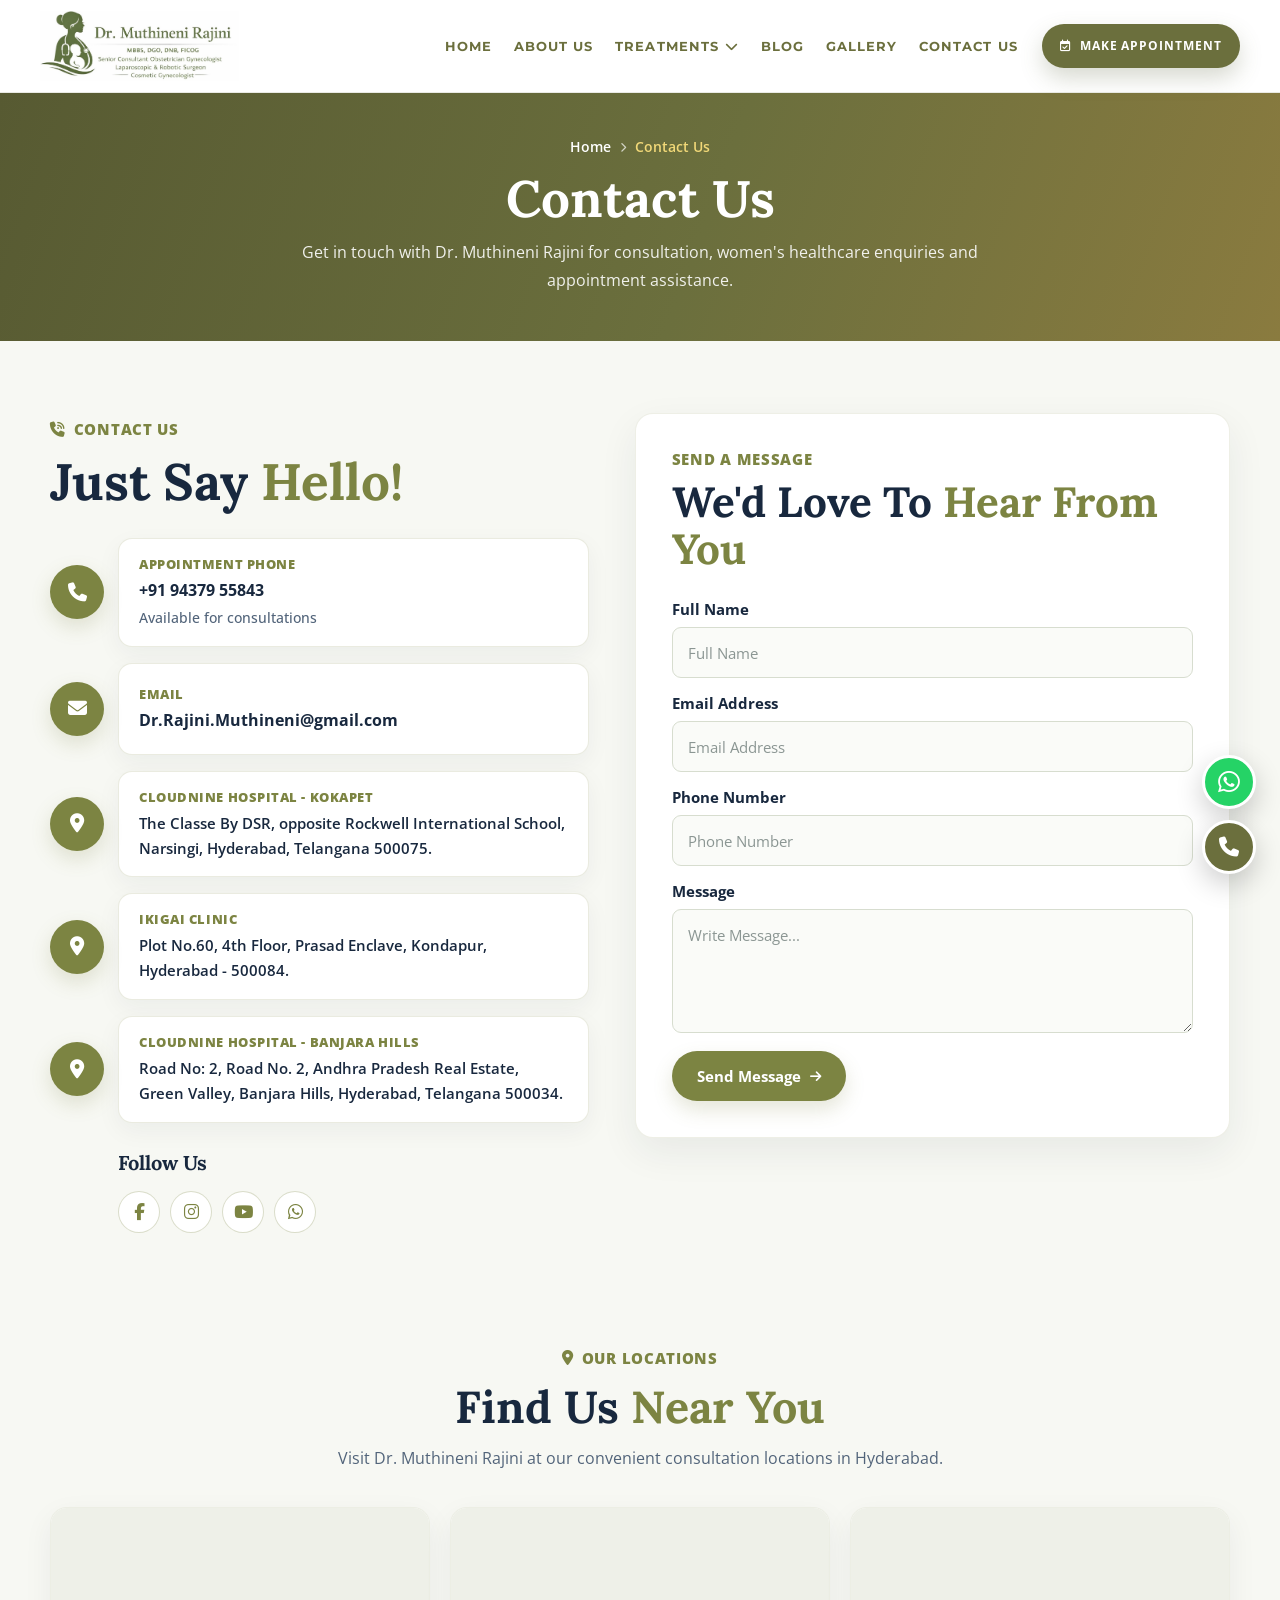
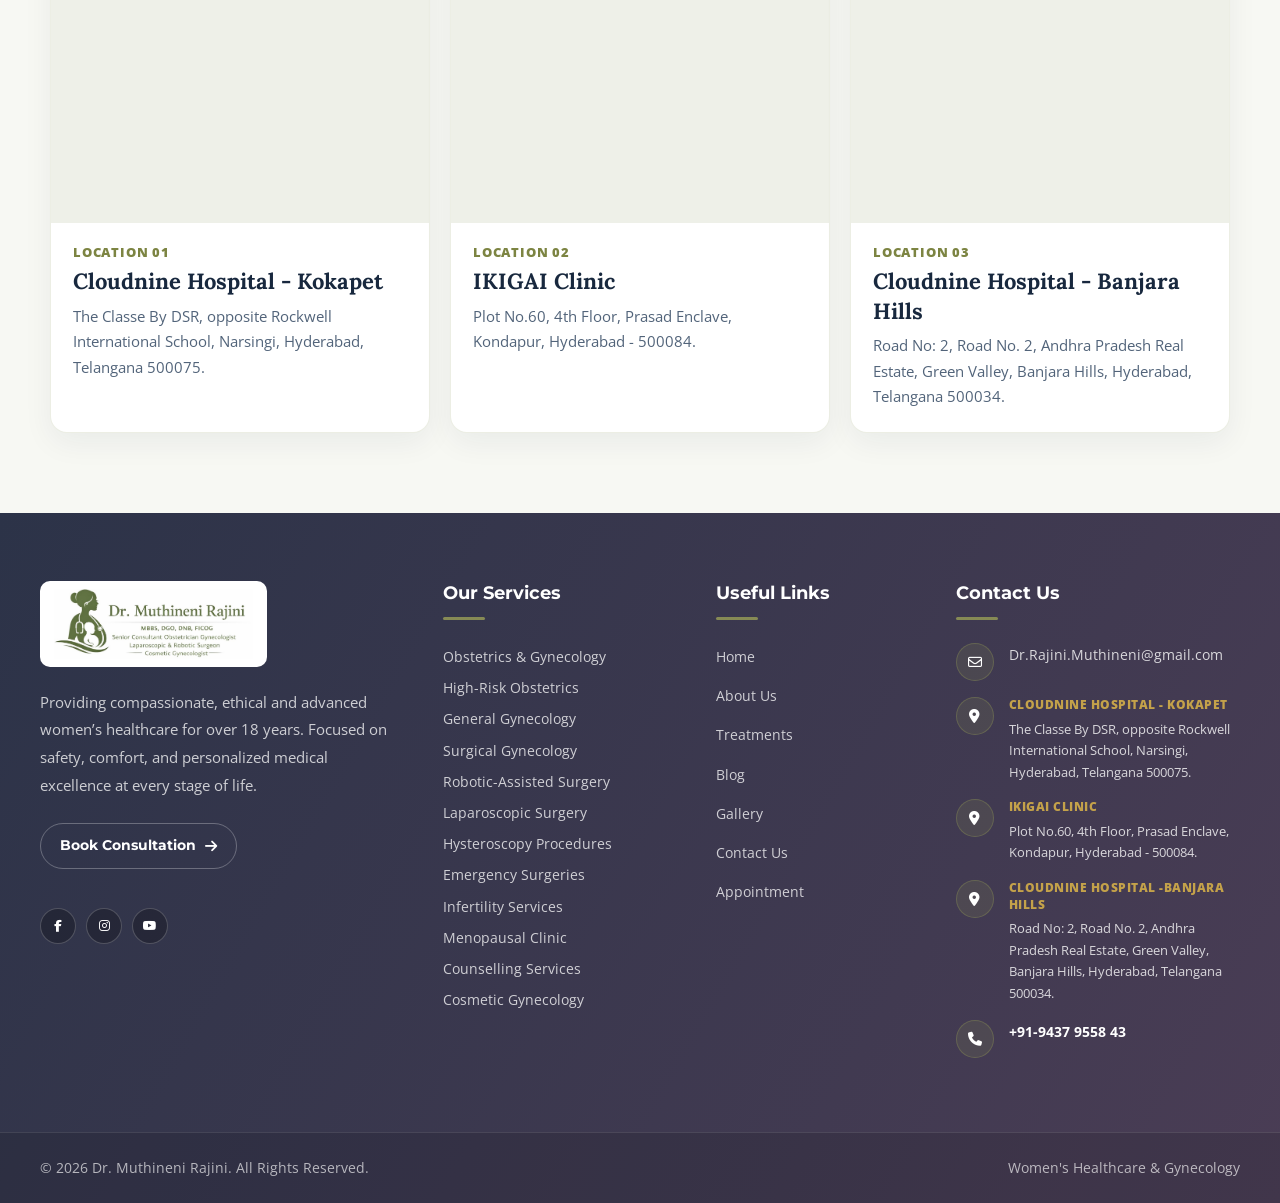
<file: contact.html>
<!DOCTYPE html>

<html lang="en">

<head>

    <meta charset="UTF-8">


    <meta
        name="viewport"
        content="width=device-width, initial-scale=1.0"
    >


    <title>
        Contact Us | Dr. Muthineni Rajini
    </title>
    <link
        rel="icon"
        type="image/jpeg"
        href="assets/images/logo-url.jpg"
    >


    <!-- GLOBAL CSS -->

    <link
        rel="stylesheet"
        href="css/style.css"
    >



    <!-- CONTACT CSS -->

    <link
        rel="stylesheet"
        href="css/contact.css"
    >



    <!-- FONT AWESOME -->

    <link
        rel="stylesheet"
        href="https://cdnjs.cloudflare.com/ajax/libs/font-awesome/6.5.2/css/all.min.css"
    >

</head>


<body>



<!-- =========================================================
     HEADER
========================================================= -->

<div id="header-placeholder"></div>



<!-- =========================================================
     CONTACT PAGE BANNER
========================================================= -->

<section class="inner-page-banner contact-page-banner">

    <div class="container inner-page-banner-content">


        <!-- BREADCRUMB -->

        <div class="inner-breadcrumb">


            <a href="index.html">
                Home
            </a>


            <span class="breadcrumb-arrow">

                <i class="fa-solid fa-chevron-right"></i>

            </span>


            <span class="breadcrumb-current">
                Contact Us
            </span>

        </div>



        <h1>
            Contact Us
        </h1>


        <p>

            Get in touch with Dr. Muthineni Rajini
            for consultation, women's healthcare enquiries
            and appointment assistance.

        </p>

    </div>

</section>



<!-- =========================================================
     REUSABLE CONTACT CONTENT

     Same component also used on index.html
========================================================= -->

<main>

    <div data-contact-component="contact"></div>

</main>



<!-- =========================================================
     FOOTER
========================================================= -->

<div id="footer-placeholder"></div>



<!-- =========================================================
     JAVASCRIPT
========================================================= -->

<script src="js/components.js"></script>

<script src="js/contact-component.js"></script>

<script src="js/script.js"></script>


</body>

</html>
</file>
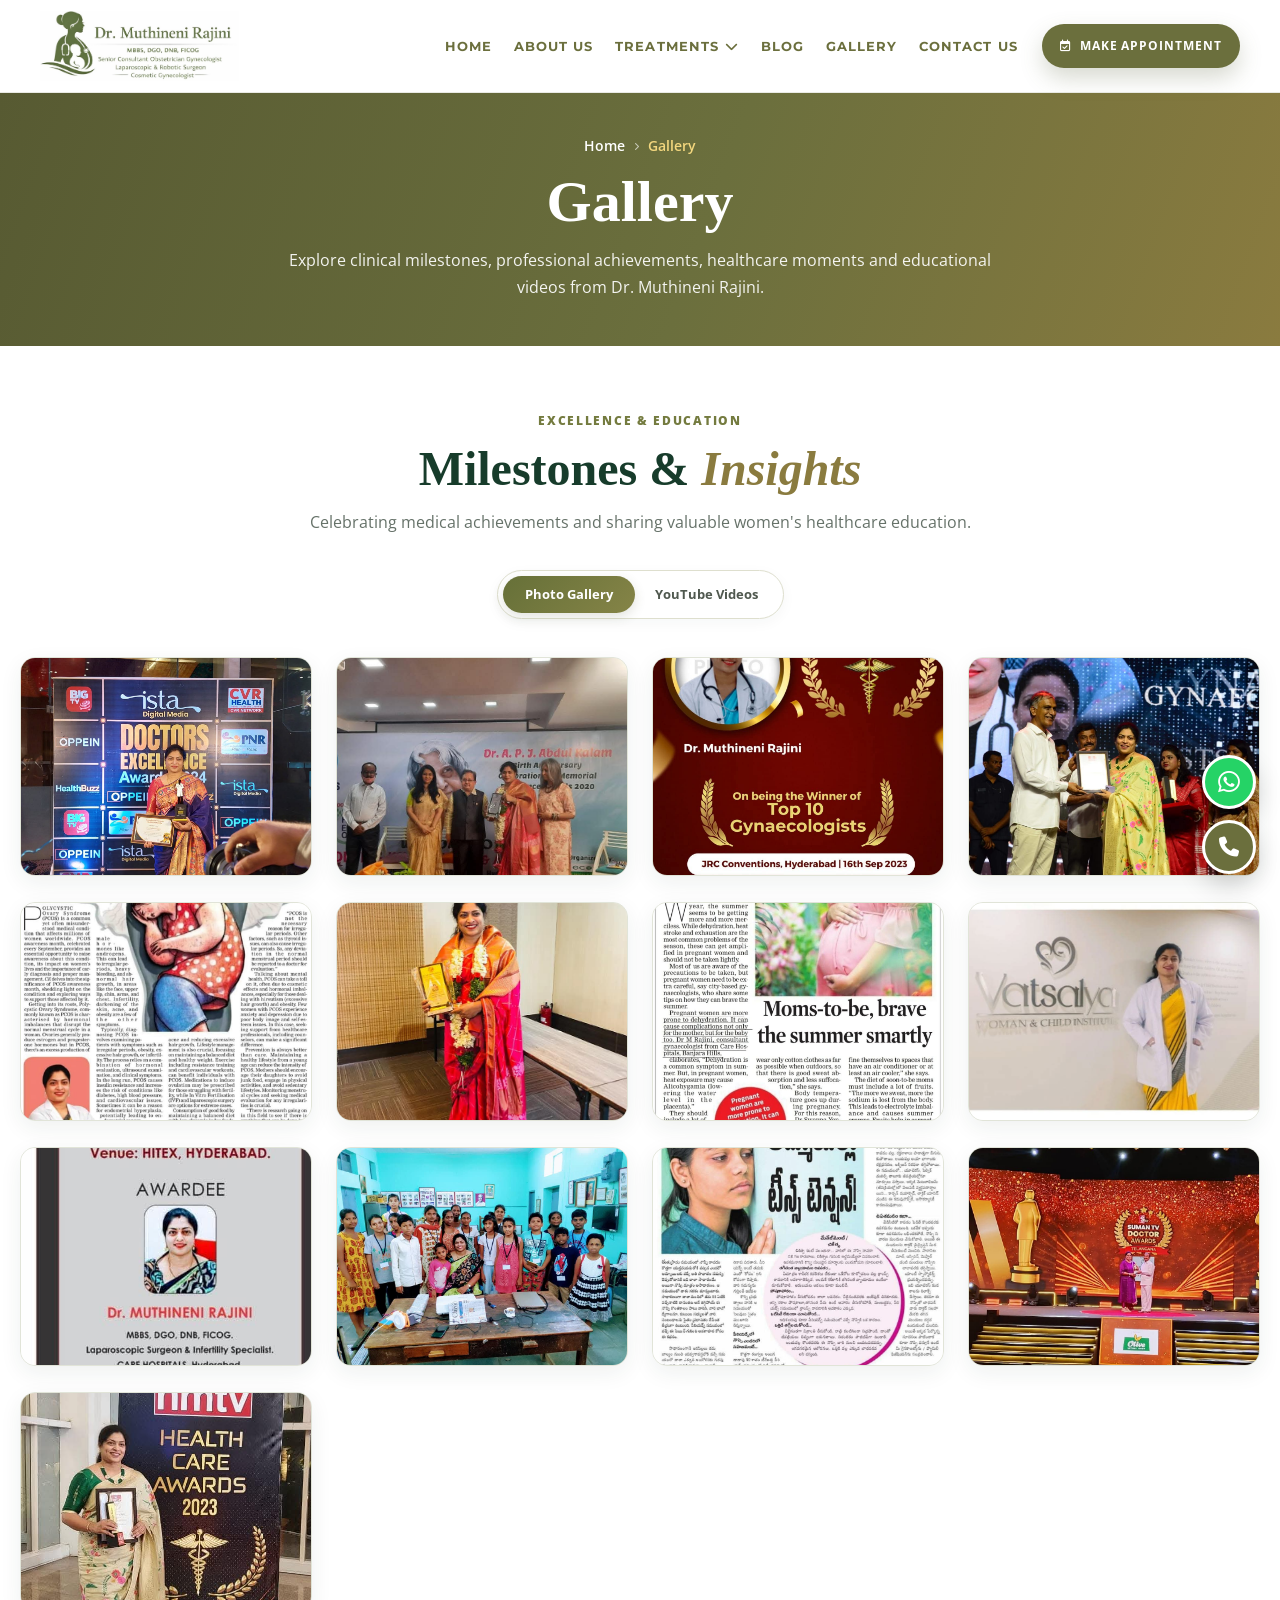
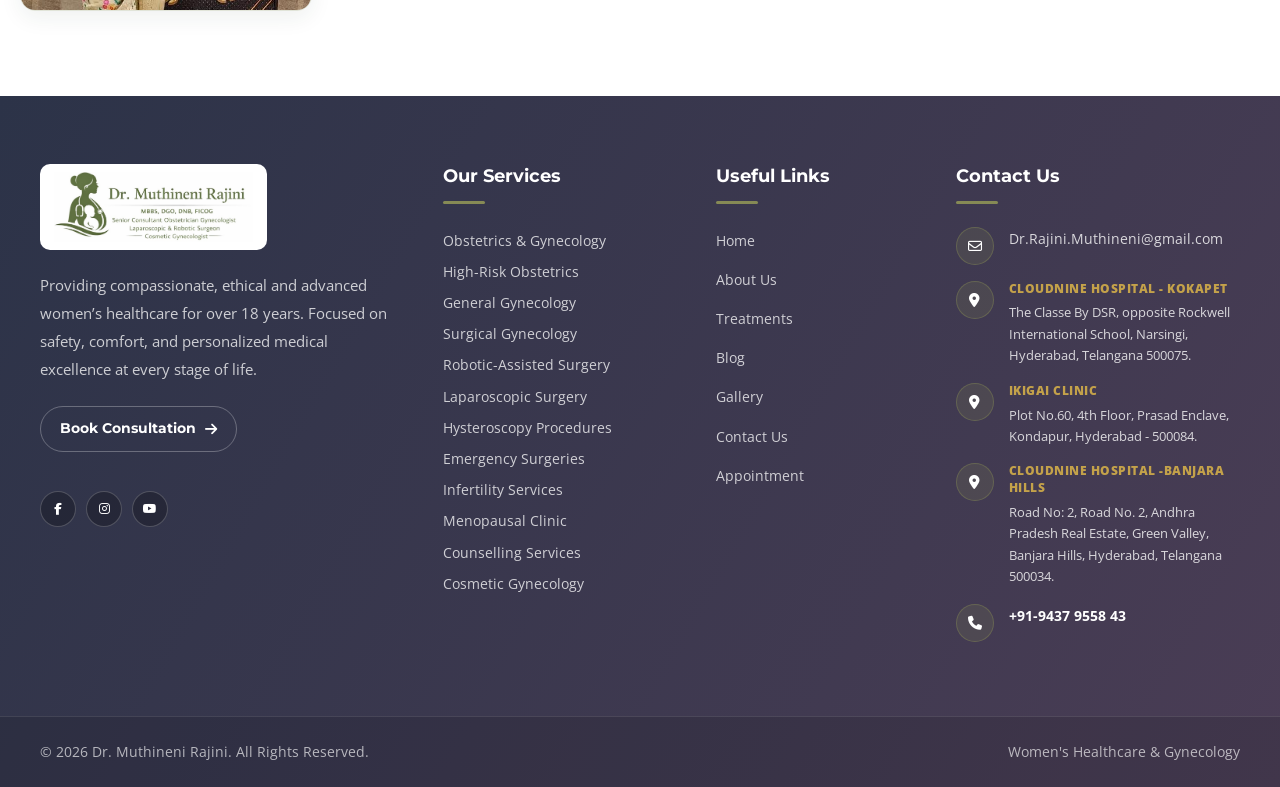
<file: gallery.html>
<!DOCTYPE html>
<html lang="en">

<head>

    <meta charset="UTF-8">

    <meta
        name="viewport"
        content="width=device-width, initial-scale=1.0"
    >

    <title>Gallery | Dr. Muthineni Rajini</title>
    <link
        rel="icon"
        type="image/jpeg"
        href="assets/images/logo-url.jpg"
    >

    <link rel="stylesheet" href="css/style.css">

    <link rel="stylesheet" href="css/gallery.css">

    <link
        rel="stylesheet"
        href="https://cdnjs.cloudflare.com/ajax/libs/font-awesome/6.5.2/css/all.min.css"
    >

</head>

<body>


    <div id="header-placeholder"></div>


    <!-- =====================================================
         BANNER
    ====================================================== -->

    <section class="gallery-page-banner">

        <div class="container gallery-banner-content">

            <div class="gallery-page-breadcrumb">

                <a href="index.html">
                    Home
                </a>

                <i class="fa-solid fa-chevron-right"></i>

                <span>
                    Gallery
                </span>

            </div>


            <h1>
                Gallery
            </h1>


            <p>
                Explore clinical milestones, professional achievements,
                healthcare moments and educational videos from
                Dr. Muthineni Rajini.
            </p>

        </div>

    </section>


    <!-- =====================================================
         GALLERY CONTENT
    ====================================================== -->

    <section class="gallery-page-section">

        <div class="container">


            <div class="gallery-page-heading">

                <span>
                    Excellence &amp; Education
                </span>

                <h2>
                    Milestones &amp;
                    <em>Insights</em>
                </h2>

                <p>
                    Celebrating medical achievements and sharing
                    valuable women's healthcare education.
                </p>

            </div>


            <div
                class="gallery-common-wrapper"
                data-gallery-component
            ></div>


        </div>

    </section>


    <div id="footer-placeholder"></div>


    <script src="js/gallery-data.js"></script>

    <script src="js/gallery-component.js"></script>

    <script src="js/components.js"></script>

    <script src="js/script.js"></script>


</body>

</html>



<!-- <!DOCTYPE html>
<html lang="en">
<head>
    <meta charset="UTF-8">
    <meta http-equiv="refresh" content="0; url=index.html#media-gallery">
    <script>location.replace('index.html#media-gallery');</script>
    <title>Redirecting…</title>
</head>
<body>
    <p>Redirecting to <a href="index.html#media-gallery">Gallery</a>…</p>
</body>
</html> -->
</file>
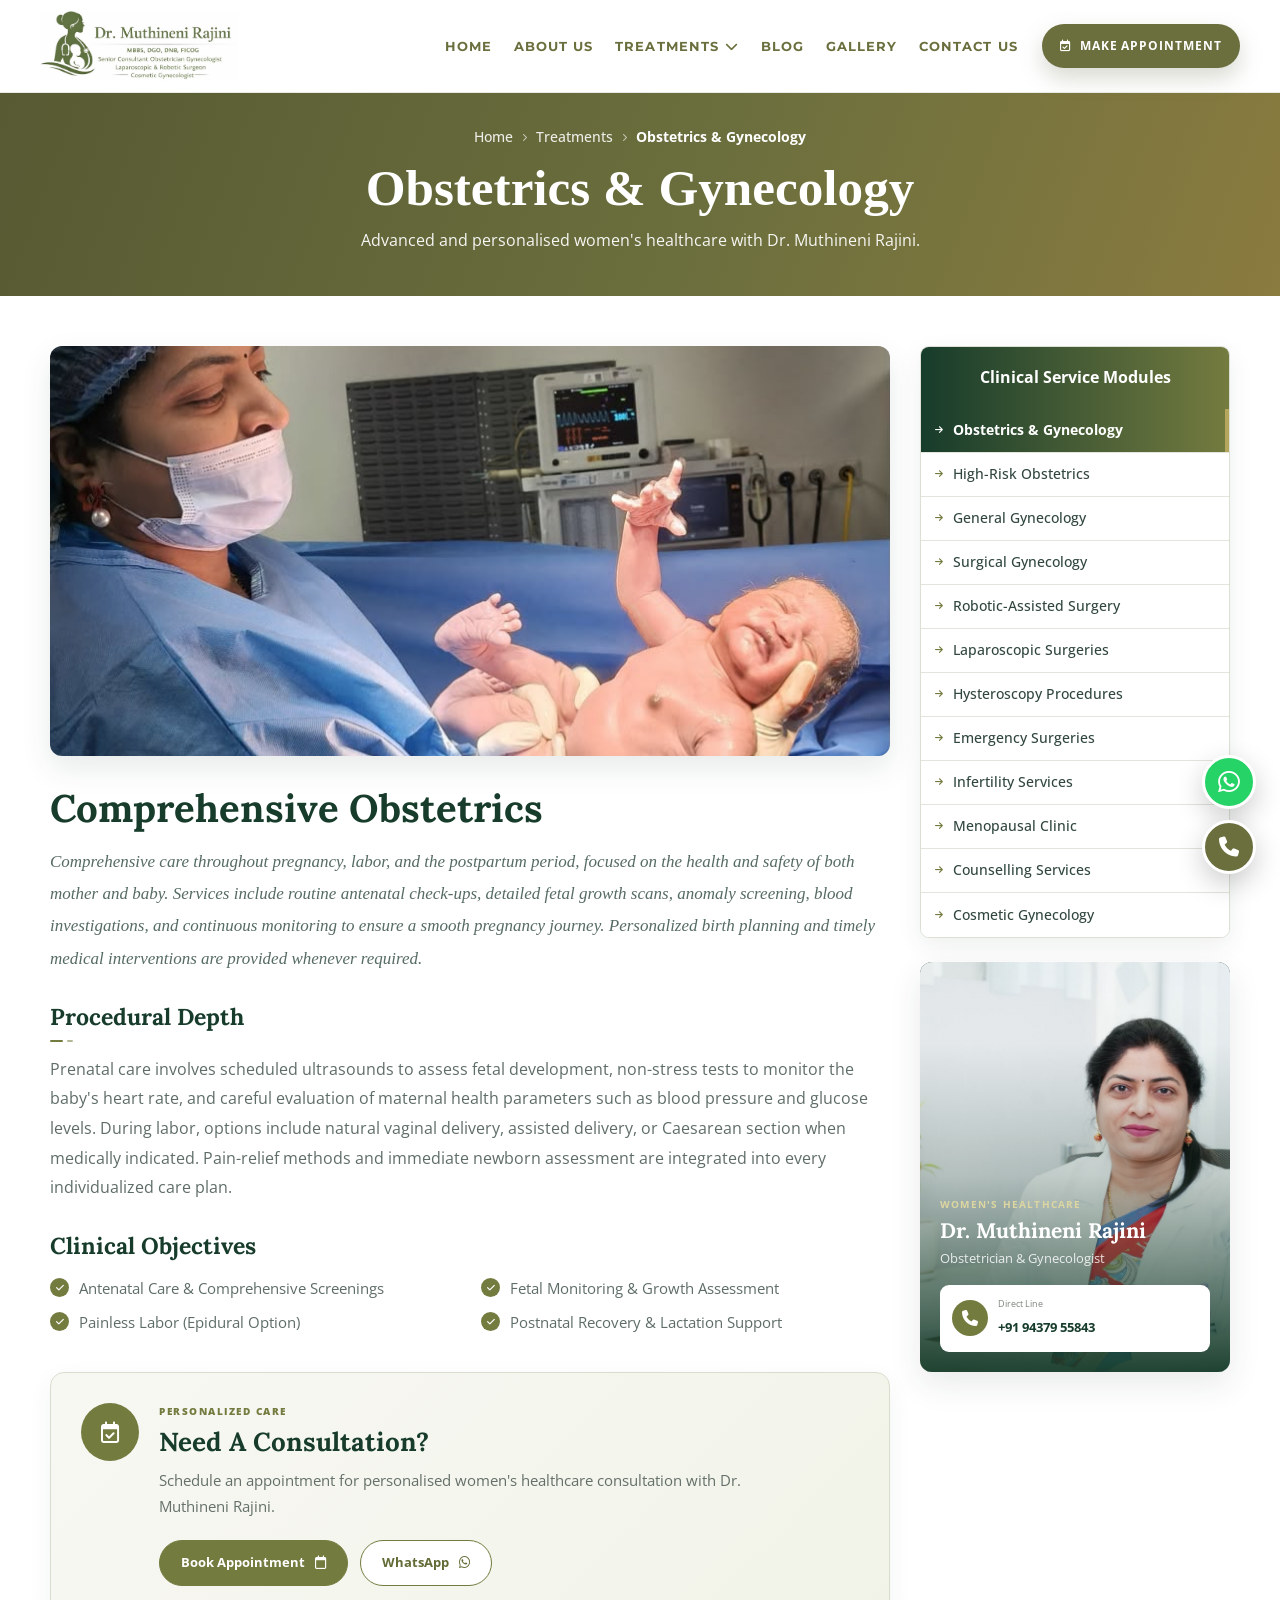
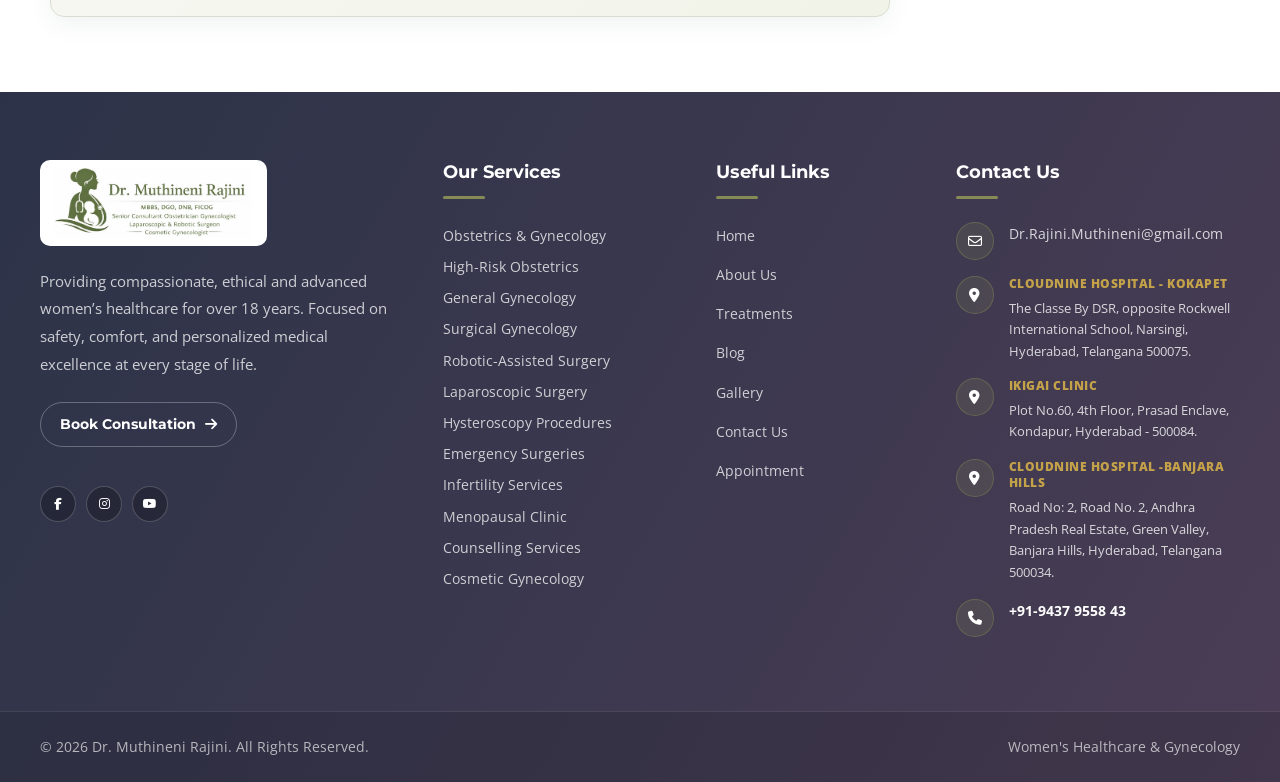
<file: treatment-details.html>
<!DOCTYPE html>
<html lang="en">

<head>
    <meta charset="UTF-8">

    <meta
        name="viewport"
        content="width=device-width, initial-scale=1.0"
    >

    <title>Treatment | Dr. Muthineni Rajini</title>
    <link
        rel="icon"
        type="image/jpeg"
        href="assets/images/logo-url.jpg"
    >
    
    <link
        rel="stylesheet"
        href="css/style.css"
    >

    <link
        rel="stylesheet"
        href="css/treatment-details.css"
    >

    <link
        rel="stylesheet"
        href="https://cdnjs.cloudflare.com/ajax/libs/font-awesome/6.5.2/css/all.min.css"
    >
</head>


<body>

    <!-- =============================================
         SAME WEBSITE HEADER
    ============================================== -->
    <div id="header-placeholder"></div>


    <!-- =============================================
         BREADCRUMB
         HEADER BELOW SEPARATE SECTION
    ============================================== -->
    <section class="treatment-detail-hero">

    <div class="container">

        <!-- BREADCRUMB MOVED INSIDE HERO -->
        <div class="treatment-hero-breadcrumb">

            <a href="index.html">
                Home
            </a>

            <i class="fa-solid fa-chevron-right"></i>

            <a href="treatments.html">
                Treatments
            </a>

            <i class="fa-solid fa-chevron-right"></i>

            <span id="breadcrumbTreatmentName">
                Treatment
            </span>

        </div>


        <!-- DYNAMIC TREATMENT TITLE -->
        <h1 id="bannerTreatmentTitle">
            Treatment
        </h1>


        <p>
            Advanced and personalised women's healthcare
            with Dr. Muthineni Rajini.
        </p>

    </div>

</section>


    <!-- =============================================
         MAIN DETAILS
    ============================================== -->
    <main class="treatment-detail-page">

        <div class="container">

            <div class="treatment-detail-layout">


                <!-- =================================
                     LEFT CONTENT
                ================================== -->
                <article class="treatment-main-content">


                    <!-- IMAGE -->
                    <div class="treatment-main-image">

                        <img
                            id="treatmentImage"
                            src=""
                            alt="Treatment"
                        >

                    </div>


                    <!-- TITLE -->
                    <h2
                        class="treatment-main-title"
                        id="treatmentTitle"
                    >
                        Treatment
                    </h2>


                    <!-- INTRO -->
                    <p
                        class="treatment-introduction"
                        id="treatmentIntro"
                    ></p>


                    <!-- PROCEDURAL DEPTH -->
                    <section class="treatment-information-section">

                        <h3 id="proceduralTitle">
                            Procedural Depth
                        </h3>

                        <div class="small-heading-decoration">
                            <span></span>
                            <span></span>
                        </div>

                        <p id="proceduralText"></p>

                    </section>


                    <!-- CLINICAL OBJECTIVES -->
                    <section class="treatment-objectives">

                        <h3>
                            Clinical Objectives
                        </h3>

                        <ul id="treatmentObjectives"></ul>

                    </section>


                    <!-- =================================
                         NEED A CONSULTATION
                    ================================== -->
                    <section class="treatment-consultation-card">

                        <div class="consultation-card-icon">

                            <i class="fa-regular fa-calendar-check"></i>

                        </div>


                        <div class="consultation-card-content">

                            <span class="consultation-small-title">
                                PERSONALIZED CARE
                            </span>

                            <h3>
                                Need A Consultation?
                            </h3>

                            <p>
                                Schedule an appointment for personalised
                                women's healthcare consultation with
                                Dr. Muthineni Rajini.
                            </p>


                            <div class="consultation-buttons">

                                <a
                                    href="appointment.html"
                                    class="consultation-book-button"
                                >
                                    <span>
                                        Book Appointment
                                    </span>

                                    <i class="fa-regular fa-calendar"></i>
                                </a>


                                <a
                                    href="https://wa.me/919437955843"
                                    target="_blank"
                                    rel="noopener noreferrer"
                                    class="consultation-whatsapp-button"
                                >
                                    <span>
                                        WhatsApp
                                    </span>

                                    <i class="fa-brands fa-whatsapp"></i>
                                </a>

                            </div>

                        </div>

                    </section>

                </article>


                <!-- =================================
                     RIGHT SIDEBAR
                ================================== -->
                <aside class="treatment-sidebar">


                    <!-- CLINICAL MODULES -->
                    <div class="clinical-modules-card">

                        <div class="clinical-modules-heading">

                            Clinical Service Modules

                        </div>


                        <nav
                            class="clinical-module-list"
                            id="clinicalModuleList"
                            aria-label="Treatment services"
                        ></nav>

                    </div>


                    <!-- =================================
                         DOCTOR CARD
                    ================================== -->
                    <div class="treatment-doctor-card">

                        <div class="doctor-card-image">

                            <img
                                src="assets/images/d10.png"
                                alt="Dr. Muthineni Rajini"
                            >

                        </div>


                        <div class="doctor-card-overlay">

                            <span>
                                WOMEN'S HEALTHCARE
                            </span>

                            <h3>
                                Dr. Muthineni Rajini
                            </h3>

                            <p>
                                Obstetrician &amp; Gynecologist
                            </p>


                            <div class="doctor-direct-line">

                                <div class="doctor-call-icon">

                                    <i class="fa-solid fa-phone"></i>

                                </div>


                                <div>

                                    <small>
                                        Direct Line
                                    </small>

                                    <a href="tel:+919437955843">
                                        +91 94379 55843
                                    </a>

                                </div>

                            </div>

                        </div>

                    </div>

                </aside>

            </div>

        </div>

    </main>


    <!-- =============================================
         FOOTER
    ============================================== -->
    <div id="footer-placeholder"></div>


    <!-- IMPORTANT ORDER -->
    <script src="js/treatments-data.js"></script>

    <script src="js/treatment-details.js"></script>

    <script src="js/components.js"></script>

    <script src="js/script.js"></script>

</body>

</html>
</file>
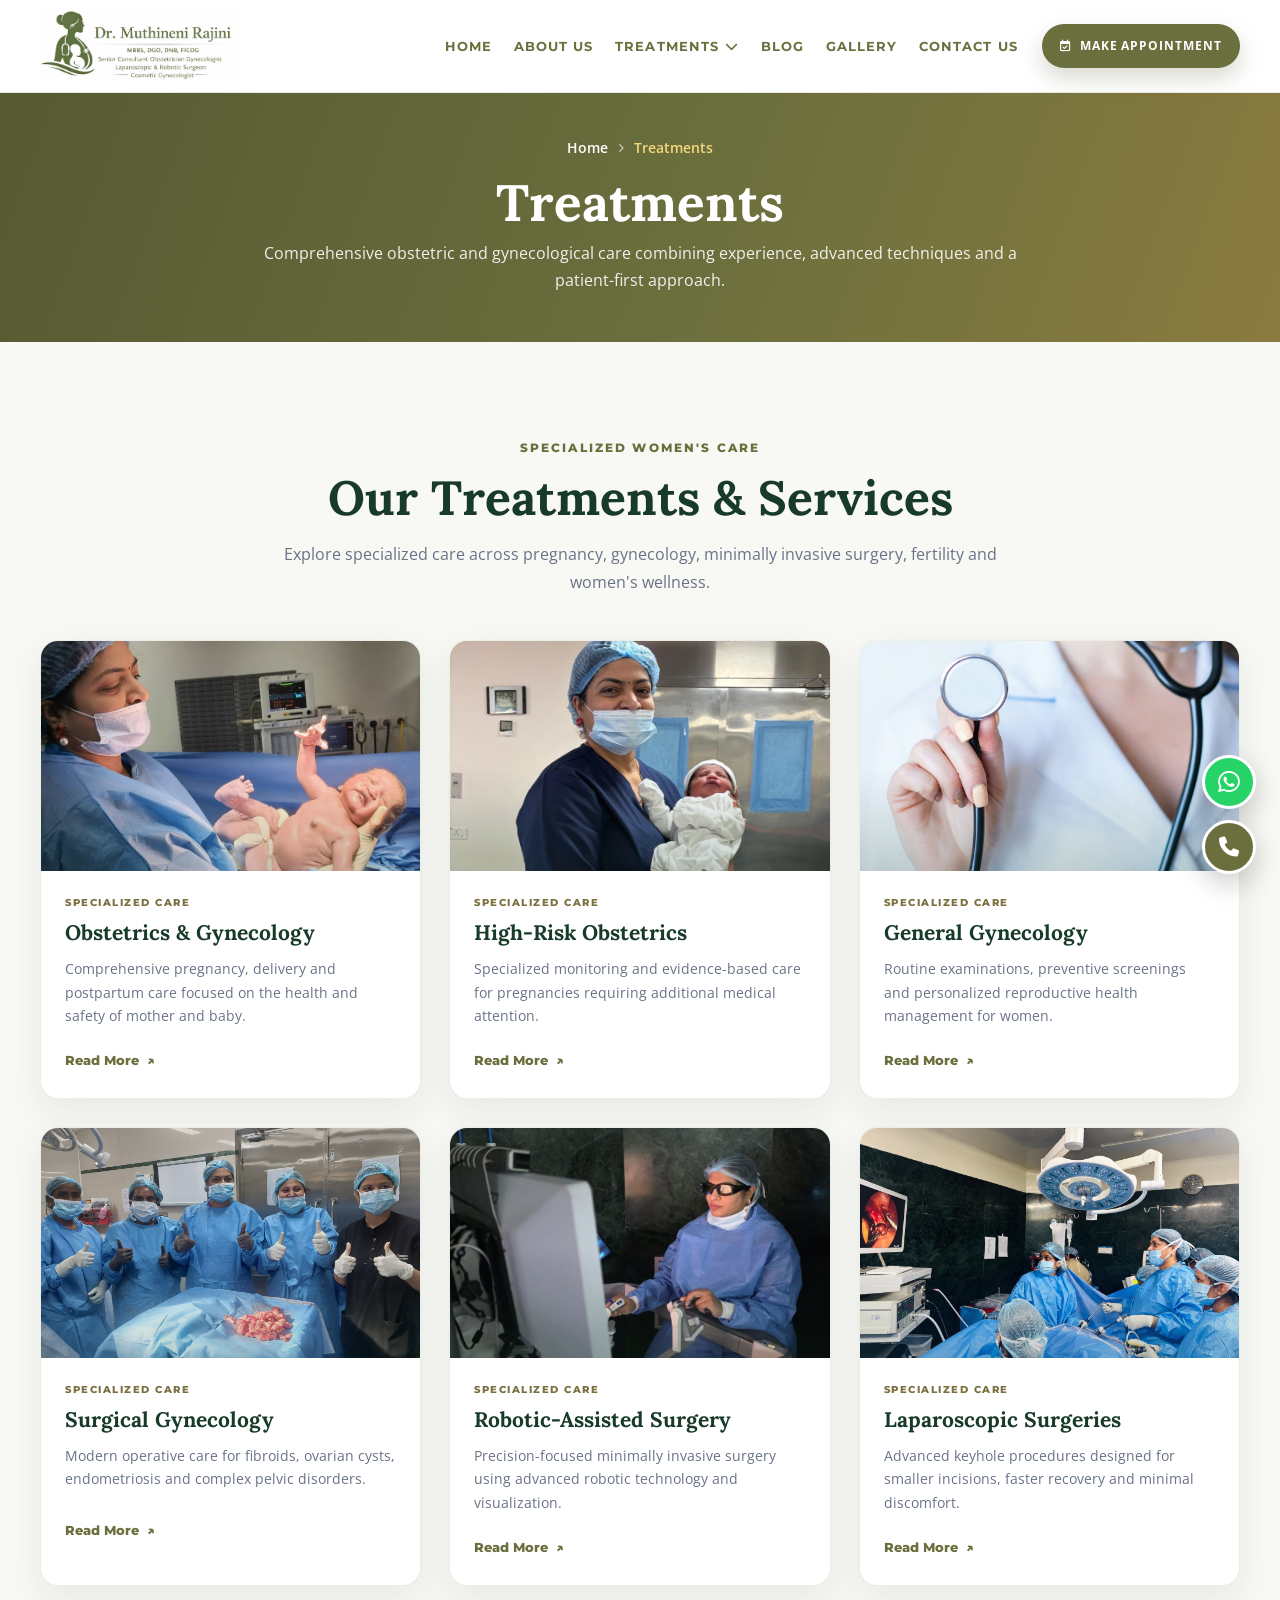
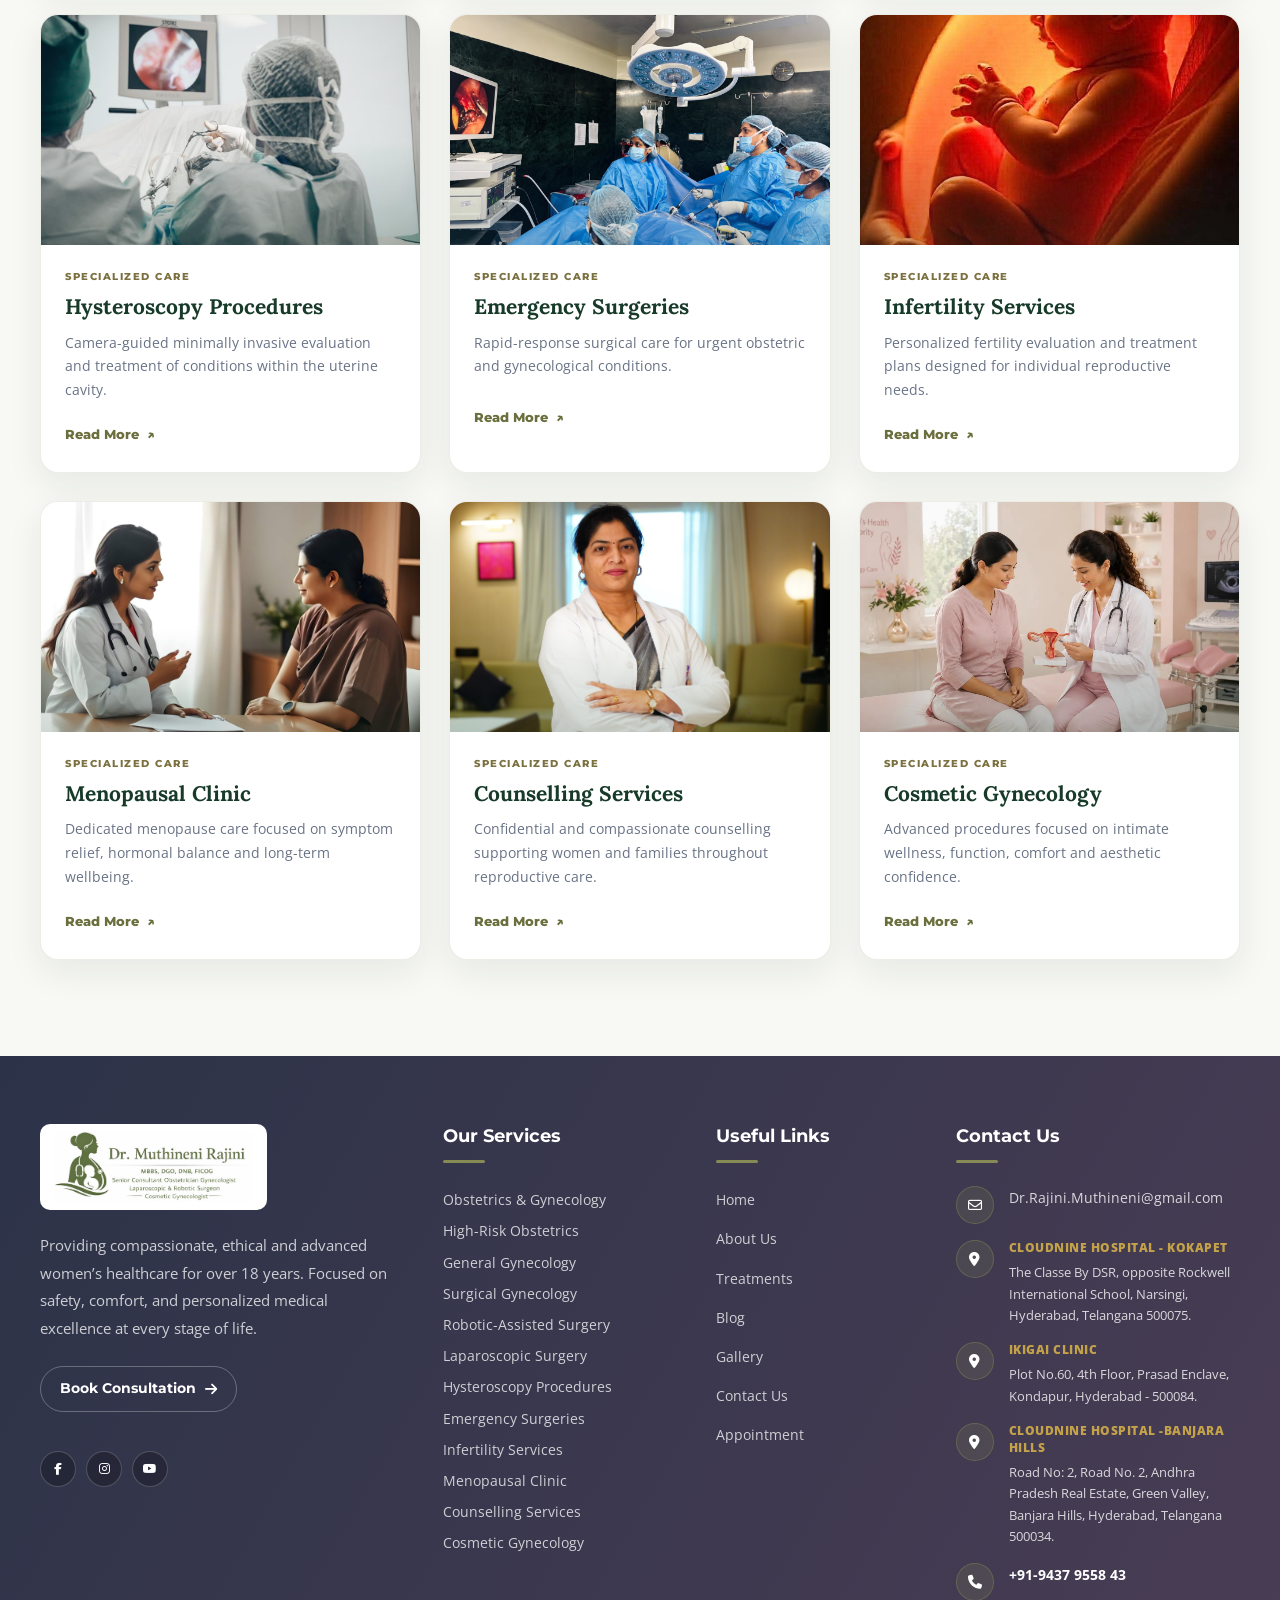
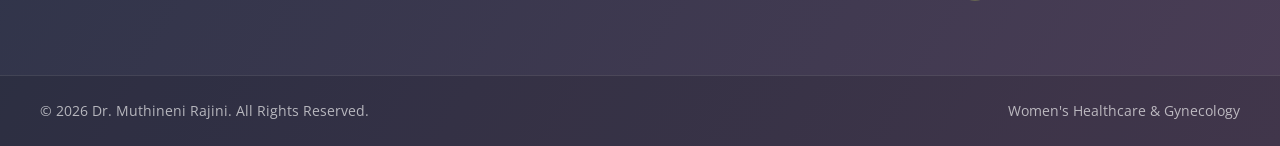
<file: treatments.html>
<!DOCTYPE html>
<html lang="en">
<head>
  <meta charset="UTF-8">
  <meta name="viewport" content="width=device-width, initial-scale=1.0">
  <meta name="description" content="Treatments and gynecology services by Dr. Muthineni Rajini in Hyderabad.">
  <title>Treatments | Dr. Muthineni Rajini</title>
    <link
        rel="icon"
        type="image/jpeg"
        href="assets/images/logo-url.jpg"
    >
    
  <link rel="stylesheet" href="css/style.css">
  <link rel="stylesheet" href="css/treatments.css">
  <link rel="stylesheet" href="https://cdnjs.cloudflare.com/ajax/libs/font-awesome/6.5.2/css/all.min.css">
  <link rel="preconnect" href="https://fonts.googleapis.com">
  <link rel="preconnect" href="https://fonts.gstatic.com" crossorigin>
  <link href="https://fonts.googleapis.com/css2?family=Playfair+Display:ital,wght@0,500;0,600;0,700;1,500;1,600&family=Montserrat:wght@500;600;700;800&family=Open+Sans:wght@400;500;600;700&display=swap" rel="stylesheet">
</head>
<body>
  <div id="site-header"></div>
  <section class="treatment-banner">
    <div class="container treatment-banner-inner">
      <div class="treatment-breadcrumb">
        <a href="index.html">Home</a><i class="fa-solid fa-chevron-right"></i><span>Treatments</span>
      </div>
      <h1>Treatments</h1>
      <p>Comprehensive obstetric and gynecological care combining experience, advanced techniques and a patient-first approach.</p>
    </div>
  </section>
  <main>
    <section class="treatments-listing section">
      <div class="container">
        <div class="treatments-heading">
          <span class="treatments-kicker">SPECIALIZED WOMEN'S CARE</span>
          <h2>Our Treatments &amp; Services</h2>
          <p>Explore specialized care across pregnancy, gynecology, minimally invasive surgery, fertility and women's wellness.</p>
        </div>
        <div id="treatments-grid" class="treatments-grid"></div>
      </div>
    </section>
  </main>
  <div id="site-footer"></div>
  <script src="js/treatments-data.js"></script>
  <script src="js/treatments.js"></script>
  <script src="js/components.js"></script>
  <script src="js/script.js"></script>
</body>
</html>
</file>
<file: css/style.css>
/* @import url("https://fonts.googleapis.com/css2?family=Playfair+Display:ital,wght@0,500;0,600;0,700;1,500;1,600;1,700&family=Montserrat:wght@500;600;700;800&family=Open+Sans:wght@400;500;600;700&display=swap"); */
   @import url("https://fonts.googleapis.com/css2?family=Lora:ital,wght@0,500;0,600;0,700;1,500;1,600&family=Montserrat:wght@500;600;700;800&family=Open+Sans:wght@400;500;600;700&display=swap");

:root {
    --primary: #6b6f3d;
    --primary-dark: #575a32;
    --primary-light: #868a55;
    --secondary: #f6f1e8;
    --accent: #c4a24a;
    --gold: #c4a24a;
    --pink: #e11d8f;
    --background: #ffffff;
    --surface: #f7f4ee;
    --text: #3f4a55;
    --muted: #6b7280;
    --dark: #1e293b;
    --white: #ffffff;
    --border: #eadfd4;
    --shadow-sm: 0 8px 24px rgba(31, 41, 51, 0.06);
    --shadow: 0 18px 40px rgba(31, 41, 51, 0.1);
    --radius: 22px;
    --radius-lg: 32px;
    --container: 1200px;
    --header-height: 92px;
    --font-heading: "Lora", Georgia, serif;
    /* --font-heading: "Playfair Display", Georgia, serif; */
    --font-body: "Open Sans", "Segoe UI", sans-serif;
    --font-ui: "Montserrat", "Segoe UI", sans-serif;
    --transition: 0.25s ease;
}

/* =========================================================
   RESET
========================================================= */

*,
*::before,
*::after {
    box-sizing: border-box;
    margin: 0;
    padding: 0;
}

html {
    scroll-behavior: smooth;
}

body {
    font-family: var(--font-body);
    color: var(--text);
    background: var(--background);
    line-height: 1.7;
    overflow-x: hidden;
}

body.menu-open {
    overflow: hidden;
}

img {
    display: block;
    max-width: 100%;
    height: auto;
}

button,
input,
textarea,
select {
    font-family: inherit;
}

button {
    border: 0;
    background: none;
    cursor: pointer;
}

a {
    color: inherit;
    text-decoration: none;
}

ul {
    list-style: none;
}

h1, h2, h3, h4 {
    font-family: var(--font-heading);
    color: var(--dark);
    font-weight: 700;
    line-height: 1.2;
}

p {
    margin-bottom: 1rem;
}

::selection {
    background: var(--primary);
    color: var(--white);
}

/* =========================================================
   GLOBAL
========================================================= */

#site-header,
#header-placeholder {
    min-height: 0;
}

.container {
    width: min(calc(100% - 48px), var(--container));
    margin-left: auto;
    margin-right: auto;
}

.section {
    padding: 96px 0;
}

.centered,
.center {
    text-align: center;
}

.section-heading {
    margin-bottom: 48px;
}

.section-heading.centered,
.section-heading.center {
    max-width: 760px;
    margin-left: auto;
    margin-right: auto;
}

.section-label {
    display: inline-flex;
    align-items: center;
    gap: 10px;
    margin-bottom: 14px;
    color: var(--accent);
    font-size: 12px;
    font-weight: 700;
    letter-spacing: 0.18em;
    text-transform: uppercase;
}

.section-label::before {
    content: "";
    width: 28px;
    height: 1px;
    background: var(--accent);
}

.section-heading h2,
.about-content h2,
.laparoscopy-content h2,
.faq-heading h2,
.faq-intro h2 {
    margin-bottom: 16px;
    font-size: clamp(32px, 4vw, 48px);
}

.section-heading p {
    max-width: 680px;
    margin: 0 auto;
    color: var(--muted);
}

.btn {
    display: inline-flex;
    align-items: center;
    justify-content: center;
    gap: 10px;
    min-height: 50px;
    padding: 12px 24px;
    border-radius: 999px;
    font-size: 14px;
    font-weight: 700;
    letter-spacing: 0.02em;
    transition: var(--transition);
    white-space: nowrap;
}

.btn-primary {
    color: var(--white);
    background: var(--primary);
    box-shadow: 0 10px 24px rgba(100, 106, 70, 0.28);
}

.btn-primary:hover {
    background: var(--primary-dark);
    transform: translateY(-2px);
}

.btn-outline {
    color: var(--primary);
    border: 1px solid var(--primary);
    background: transparent;
}

.btn-outline:hover {
    color: var(--white);
    background: var(--primary);
}

.section-actions,
.section-buttons {
    display: flex;
    justify-content: center;
    flex-wrap: wrap;
    gap: 12px;
    margin-top: 40px;
}

.page-hero {
    padding: 148px 0 72px;
    background: linear-gradient(180deg, #f7f1ea 0%, #fff 100%);
}

.page-hero-content {
    max-width: 820px;
    margin: 0 auto;
    text-align: center;
}

.page-hero h1 {
    margin-bottom: 16px;
    font-size: clamp(36px, 5vw, 56px);
}

.page-hero p {
    max-width: 680px;
    margin: 0 auto 18px;
    color: var(--muted);
}

.breadcrumb {
    display: flex;
    justify-content: center;
    gap: 8px;
    color: var(--muted);
    font-size: 13px;
}

.breadcrumb a {
    color: var(--primary);
    font-weight: 600;
}

/* =========================================================
   HEADER
========================================================= */

.site-header {
    position: fixed;
    top: 0;
    left: 0;
    z-index: 1000;
    width: 100%;
    overflow: visible;
    background: rgba(255, 255, 255, 0.96);
    border-bottom: 1px solid rgba(100, 106, 70, 0.12);
    backdrop-filter: blur(16px);
}

.site-header.scrolled {
    box-shadow: var(--shadow-sm);
}

.header-container,
.header-inner {
    display: flex;
    align-items: center;
    justify-content: space-between;
    gap: 24px;
    min-height: var(--header-height);
}

.site-logo,
.logo {
    display: flex;
    align-items: center;
    gap: 12px;
    flex-shrink: 0;
    color: var(--dark);
    font-family: var(--font-heading);
    font-weight: 700;
}

.logo-image {
    width: auto;
    height: 70px;
    max-width: 280px;
    object-fit: contain;
    border-radius: 0;
    border: 0;
}

.logo-text-block,
.logo-text {
    display: flex;
    flex-direction: column;
    line-height: 1.25;
}

.logo-main,
.logo-name {
    color: var(--dark);
    font-family: var(--font-heading);
    font-size: 16px;
    font-weight: 700;
}

.logo-sub,
.logo-subtitle {
    color: var(--primary);
    font-size: 10px;
    font-weight: 600;
    letter-spacing: 0.04em;
    text-transform: uppercase;
}

.logo-sub + .logo-sub {
    color: var(--muted);
    text-transform: none;
    letter-spacing: 0;
    font-weight: 500;
}

/* =========================================================
   NAVIGATION
========================================================= */

.desktop-navigation,
.main-nav {
    display: flex;
    align-items: center;
    gap: 22px;
    margin-left: auto;
}

.desktop-navigation > a,
.nav-dropdown-toggle,
.dropdown-toggle,
.dropdown-link,
.nav-link {
    position: relative;
    display: inline-flex;
    align-items: center;
    gap: 6px;
    padding: 28px 0;
    color: var(--primary);
    font-family: var(--font-ui);
    font-size: 13px;
    font-weight: 700;
    letter-spacing: 0.08em;
    text-transform: uppercase;
    white-space: nowrap;
    background: transparent;
}

.desktop-navigation > a:hover,
.desktop-navigation > a.active,
.nav-dropdown-toggle:hover,
.nav-dropdown.open .nav-dropdown-toggle {
    color: var(--primary);
}

.nav-dropdown {
    position: relative;
}

.dropdown-arrow,
.mobile-dropdown-arrow {
    width: 8px;
    height: 8px;
    border-right: 1.5px solid currentColor;
    border-bottom: 1.5px solid currentColor;
    transform: rotate(45deg) translateY(-2px);
}

.nav-dropdown-menu,
.dropdown-menu {
    position: absolute;
    top: calc(100% - 6px);
    left: 0;
    z-index: 1200;
    width: 280px;
    padding: 10px;
    background: var(--white);
    border: 1px solid var(--border);
    border-radius: 14px;
    box-shadow: var(--shadow);
    opacity: 0;
    visibility: hidden;
    pointer-events: none;
    transform: translateY(10px);
    transition: var(--transition);
}

.nav-dropdown:hover .nav-dropdown-menu,
.nav-dropdown:hover .dropdown-menu,
.nav-dropdown.open .nav-dropdown-menu,
.nav-dropdown.open .dropdown-menu,
.nav-dropdown:focus-within .nav-dropdown-menu,
.nav-dropdown:focus-within .dropdown-menu {
    opacity: 1;
    visibility: visible;
    pointer-events: auto;
    transform: translateY(0);
}

.nav-dropdown-menu a,
.dropdown-menu a {
    display: block;
    padding: 10px 12px;
    border-radius: 8px;
    color: var(--text);
    font-size: 13px;
    line-height: 1.4;
}

.nav-dropdown-menu a:hover,
.dropdown-menu a:hover {
    color: var(--primary);
    background: var(--secondary);
}

.header-booking,
.nav-whatsapp,
.whatsapp-nav {
    display: inline-flex;
    align-items: center;
    justify-content: center;
    gap: 8px;
    min-height: 44px;
    padding: 10px 18px;
    flex-shrink: 0;
    color: var(--white);
    background: var(--primary);
    border-radius: 999px;
    font-size: 12px;
    font-weight: 700;
    text-transform: uppercase;
    letter-spacing: 0.04em;
    box-shadow: 0 10px 22px rgba(100, 106, 70, 0.25);
}

.header-booking:hover,
.nav-whatsapp:hover,
.whatsapp-nav:hover {
    background: var(--primary-dark);
}

.whatsapp-icon {
    width: 16px;
    height: 16px;
}

.mobile-menu-btn {
    display: none;
    width: 44px;
    height: 44px;
    flex-direction: column;
    justify-content: center;
    align-items: center;
    gap: 5px;
    background: var(--secondary);
    border-radius: 10px;
}

.mobile-menu-btn span {
    width: 18px;
    height: 2px;
    background: var(--primary);
}



/* =========================================================
   HERO
========================================================= */

.hero-section {
    position: relative;
    min-height: 720px;
    display: flex;
    flex-direction: column;
    justify-content: center;
    padding-top: var(--header-height);
    overflow: hidden;
    background: linear-gradient(180deg, #f4faf7 0%, #ffffff 72%);
}

.hero-background,
.hero-background-shape {
    position: absolute;
    inset: 0;
    pointer-events: none;
    background: radial-gradient(circle at 86% 18%, rgba(196, 165, 116, 0.22), transparent 28%);
}

.hero-container {
    position: relative;
    z-index: 1;
    display: grid;
    grid-template-columns: minmax(0, 1.15fr) minmax(0, 0.85fr);
    align-items: center;
    gap: 48px;
    padding: 48px 0 28px;
}

.hero-content h1 {
    max-width: min(100%, 680px);
    margin-bottom: 22px;
    color: var(--primary);
    font-size: clamp(36px, 4.8vw, 56px);
    line-height: 1.18;
    letter-spacing: -0.02em;
    overflow-wrap: normal;
    word-break: normal;
    hyphens: none;
}

.hero-content h1 span {
    display: block;
    color: var(--gold);
}

.hero-label,
.availability-badge {
    display: inline-flex;
    align-items: center;
    gap: 8px;
    margin-bottom: 22px;
    padding: 8px 14px;
    color: var(--primary);
    background: var(--white);
    border: 1px solid var(--border);
    border-radius: 999px;
    font-size: 12px;
    font-weight: 700;
    letter-spacing: 0.04em;
    text-transform: uppercase;
    box-shadow: var(--shadow-sm);
}

.hero-label::before,
.availability-dot {
    content: "";
    width: 8px;
    height: 8px;
    border-radius: 50%;
    background: #57a65a;
    box-shadow: 0 0 0 5px rgba(87, 166, 90, 0.12);
}

.hero-description {
    max-width: 640px;
    margin-bottom: 28px;
    color: var(--muted);
    font-size: 16px;
    line-height: 1.8;
}

.hero-actions,
.hero-buttons {
    display: flex;
    flex-wrap: wrap;
    align-items: center;
    gap: 20px;
}

.hero-social-proof,
.hero-trust {
    display: flex;
    align-items: center;
    gap: 12px;
}

.hero-avatars {
    display: flex;
}

.hero-avatars img {
    width: 38px;
    height: 38px;
    margin-left: -10px;
    object-fit: cover;
    border: 2px solid var(--white);
    border-radius: 50%;
}

.hero-avatars img:first-child {
    margin-left: 0;
}

.hero-social-proof span {
    font-size: 13px;
    font-weight: 700;
    color: var(--dark);
}

.hero-visual {
    position: relative;
    display: flex;
    justify-content: center;
}

.hero-image-wrapper {
    position: relative;
    width: min(100%, 460px);
    height: 540px;
}

.hero-image-wrapper .hero-image,
.hero-visual .hero-image,
.hero-image img {
    width: 100%;
    height: 100%;
    object-fit: contain;
    object-position: center bottom;
    border-radius: 36px;
    border: 0;
    box-shadow: none;
    background: #ffffff;
}

.hero-stat-card,
.hero-experience-card,
.hero-rating-card {
    position: absolute;
    z-index: 3;
    display: flex;
    flex-direction: column;
    padding: 16px 18px;
    background: var(--white);
    border-radius: 16px;
    box-shadow: var(--shadow);
}

.hero-stat-card strong,
.hero-experience-card strong {
    color: var(--primary);
    font-family: var(--font-heading);
    font-size: 28px;
}

.hero-stat-card span,
.hero-experience-card span,
.hero-rating-card span {
    color: var(--muted);
    font-size: 12px;
    font-weight: 600;
}

.hero-stat-card-two,
.hero-rating-card {
    top: 72px;
    right: -12px;
}

.hero-stat-card-three,
.hero-experience-card {
    right: auto;
    left: -8px;
    bottom: 48px;
}

.hero-stat-card-three {
    left: auto;
    right: 0;
    bottom: 36px;
    background: var(--dark);
}

.hero-stat-card-three strong,
.hero-stat-card-three span {
    color: var(--white);
}

.hero-specialties {
    position: relative;
    z-index: 1;
    padding: 18px 0 28px;
}

.hero-specialties p {
    display: flex;
    flex-wrap: wrap;
    justify-content: center;
    gap: 10px;
    margin: 0;
}

.specialty-chip {
    display: inline-flex;
    padding: 8px 16px;
    color: var(--dark);
    background: rgba(255, 255, 255, 0.82);
    border: 1px solid var(--border);
    border-radius: 999px;
    font-size: 12px;
    font-weight: 700;
}

/* =========================================================
   ABOUT
========================================================= */

.about-container {
    display: grid;
    grid-template-columns: minmax(0, 0.9fr) minmax(0, 1.1fr);
    gap: 72px;
    align-items: center;
}

.about-image-column {
    position: relative;
}

.about-image-wrapper,
.about-image-frame {
    overflow: hidden;
    border-radius: 36px;
    background: #ffffff;
    border: 1px solid #efe7dc;
    box-shadow: var(--shadow-sm);
}

.about-image,
.about-image-wrapper img,
.about-image-frame img {
    width: 100%;
    height: 560px;
    object-fit: contain;
    object-position: center bottom;
    background: none;
}

.experience-badge,
.about-experience {
    position: absolute;
    left: 24px;
    right: auto;
    bottom: 24px;
    width: auto;
    max-width: 280px;
    padding: 14px 18px 14px 16px;
    color: var(--dark);
    background: #fff;
    border-radius: 18px;
    box-shadow: var(--shadow);
}

.experience-badge strong,
.about-experience strong {
    display: block;
    font-family: var(--font-heading);
    font-size: 42px;
    line-height: 1;
}

.experience-label,
.experience-badge span,
.about-experience span,
.about-experience small {
    display: block;
    font-size: 11px;
    letter-spacing: 0.08em;
    text-transform: uppercase;
}

.about-content > p,
.about-feature p {
    color: var(--muted);
}

.about-feature,
.about-info-block {
    padding: 18px 0;
    border-top: 1px solid var(--border);
}

.about-feature h3,
.about-info-block h3 {
    margin-bottom: 8px;
    font-size: 18px;
}

.doctor-quote,
.about-content blockquote {
    margin: 20px 0 28px;
    padding: 20px 24px;
    background: var(--surface);
    border-left: 3px solid var(--accent);
    color: var(--dark);
    font-family: var(--font-heading);
    font-size: 17px;
    font-style: italic;
}

/* =========================================================
   MEDICAL EXCELLENCE
========================================================= */

.medical-excellence-grid,
.excellence-grid {
    display: grid;
    grid-template-columns: repeat(4, minmax(0, 1fr));
    gap: 18px;
}

.medical-card,
.excellence-card {
    padding: 28px 24px;
    background: var(--white);
    border: 1px solid var(--border);
    border-radius: var(--radius);
    transition: var(--transition);
}

.medical-card:hover,
.excellence-card:hover {
    transform: translateY(-6px);
    box-shadow: var(--shadow);
}

.medical-card-icon,
.card-icon {
    width: 48px;
    height: 48px;
    display: flex;
    align-items: center;
    justify-content: center;
    margin-bottom: 16px;
    border-radius: 50%;
    background: var(--secondary);
    color: var(--primary);
    font-size: 20px;
}

.medical-card h3,
.excellence-card h3 {
    margin-bottom: 14px;
    font-size: 20px;
}

.medical-card ul,
.excellence-card ul {
    display: grid;
    gap: 8px;
}

.medical-card li,
.excellence-card li {
    position: relative;
    padding-left: 16px;
    color: var(--muted);
    font-size: 13px;
}

.medical-card li::before,
.excellence-card li::before {
    content: "•";
    position: absolute;
    left: 0;
    color: var(--accent);
}

/* =========================================================
   EXPERTISE
========================================================= */

.clinical-excellence-section,
.expertise-section {
    background: var(--surface);
}

.expertise-grid {
    display: grid;
    grid-template-columns: repeat(3, minmax(0, 1fr));
    gap: 18px;
}

.expertise-card {
    min-height: 280px;
    padding: 28px;
    background: var(--white);
    border: 1px solid var(--border);
    border-radius: var(--radius);
    transition: var(--transition);
}

.expertise-card:hover {
    transform: translateY(-6px);
    box-shadow: var(--shadow);
}

.expertise-card-highlight {
    border-color: var(--accent);
}

.expertise-icon {
    width: 42px;
    height: 42px;
    display: flex;
    align-items: center;
    justify-content: center;
    margin-bottom: 12px;
    border-radius: 12px;
    background: var(--secondary);
    color: var(--primary);
}

.expertise-card h3 {
    margin-bottom: 14px;
    font-size: 20px;
}

.expertise-card ul {
    display: grid;
    gap: 7px;
}

.expertise-card li {
    position: relative;
    padding-left: 16px;
    color: var(--muted);
    font-size: 13px;
}

.expertise-card li::before {
    content: "✦";
    position: absolute;
    left: 0;
    color: var(--accent);
    font-size: 9px;
}

/* =========================================================
   SERVICES
========================================================= */

.services-grid {
    display: grid;
    grid-template-columns: repeat(4, minmax(0, 1fr));
    gap: 18px;
}

.service-card {
    display: block;
    padding: 28px 22px;
    background: var(--white);
    border: 1px solid var(--border);
    border-radius: var(--radius);
    transition: var(--transition);
}

.service-card:hover {
    transform: translateY(-6px);
    box-shadow: var(--shadow);
}

.service-number,
.service-card-icon,
.service-list-number {
    display: block;
    margin-bottom: 10px;
    color: var(--primary);
    font-family: var(--font-heading);
    font-size: 22px;
    font-weight: 700;
}

.service-category {
    display: block;
    margin-bottom: 6px;
    color: var(--accent);
    font-size: 11px;
    font-weight: 700;
    letter-spacing: 0.12em;
    text-transform: uppercase;
}

.service-card h3 {
    margin-bottom: 10px;
    font-size: 20px;
}

.service-card p {
    min-height: 64px;
    margin-bottom: 16px;
    color: var(--muted);
    font-size: 13px;
}

.service-link,
.service-card a {
    color: var(--primary);
    font-size: 13px;
    font-weight: 700;
}

.service-list {
    display: grid;
    gap: 12px;
}

.service-list-item {
    display: grid;
    grid-template-columns: 64px 1fr auto;
    gap: 16px;
    align-items: center;
    padding: 22px 24px;
    background: var(--white);
    border: 1px solid var(--border);
    border-radius: var(--radius);
    transition: var(--transition);
}

.service-list-item:hover {
    transform: translateY(-4px);
    box-shadow: var(--shadow-sm);
}

.service-list-content span {
    color: var(--accent);
    font-size: 11px;
    font-weight: 700;
    letter-spacing: 0.12em;
    text-transform: uppercase;
}

.service-list-content p {
    margin: 6px 0 0;
    color: var(--muted);
    font-size: 14px;
}

.service-list-arrow {
    color: var(--primary);
    font-size: 20px;
}

.treatment-intro-card,
.treatment-list-card,
.cta-card,
.doctor-quote-box {
    padding: 36px;
    background: var(--white);
    border: 1px solid var(--border);
    border-radius: var(--radius-lg);
    box-shadow: var(--shadow-sm);
}

.treatment-list-card ul,
.treatment-intro-card ul {
    display: grid;
    gap: 10px;
}

.treatment-list-card li {
    position: relative;
    padding-left: 18px;
    color: var(--muted);
}

.treatment-list-card li::before {
    content: "•";
    position: absolute;
    left: 0;
    color: var(--accent);
}

.contact-preview-grid {
    display: grid;
    grid-template-columns: repeat(3, minmax(0, 1fr));
    gap: 18px;
}

.contact-preview-grid div {
    padding: 24px;
    background: var(--white);
    border: 1px solid var(--border);
    border-radius: var(--radius);
}

.about-detail-grid,
.approach-grid {
    display: grid;
    grid-template-columns: repeat(3, minmax(0, 1fr));
    gap: 18px;
}

.about-detail-card,
.approach-card {
    padding: 28px 24px;
    background: var(--white);
    border: 1px solid var(--border);
    border-radius: var(--radius);
}

.about-detail-number,
.approach-number {
    display: block;
    margin-bottom: 12px;
    color: var(--primary);
    font-family: var(--font-heading);
    font-size: 22px;
    font-weight: 700;
}

.experience-container {
    display: grid;
    grid-template-columns: minmax(0, 1.1fr) minmax(0, 0.9fr);
    gap: 48px;
    align-items: center;
}

.experience-image-wrapper img,
.experience-image img {
    width: 100%;
    height: 420px;
    object-fit: cover;
    border-radius: 24px;
}

.doctor-quote-box {
    max-width: 860px;
    margin: 0 auto;
    text-align: center;
}

.quote-mark {
    display: block;
    margin-bottom: 8px;
    color: var(--accent);
    font-size: 42px;
    line-height: 1;
}

/* =========================================================
   JOURNAL
========================================================= */

.journal-grid {
    display: grid;
    grid-template-columns: repeat(3, minmax(0, 1fr));
    gap: 20px;
}

.journal-card {
    overflow: hidden;
    background: var(--white);
    border: 1px solid var(--border);
    border-radius: var(--radius);
    box-shadow: var(--shadow-sm);
    transition: var(--transition);
}

.journal-card:hover {
    transform: translateY(-6px);
    box-shadow: var(--shadow);
}

.journal-image {
    height: 220px;
    overflow: hidden;
    background: var(--secondary);
}

.journal-image img {
    width: 100%;
    height: 100%;
    object-fit: cover;
}

.journal-content,
.journal-card-content {
    display: flex;
    flex-direction: column;
    height: 100%;
    padding: 24px;
}

.journal-meta,
.journal-card-content > span {
    margin-bottom: 12px;
    color: var(--accent);
    font-size: 11px;
    font-weight: 700;
    letter-spacing: 0.08em;
    text-transform: uppercase;
}

.journal-content h3,
.journal-card h3 {
    margin-bottom: 12px;
    font-size: 22px;
}

.journal-content p,
.journal-card p {
    color: var(--muted);
    font-size: 14px;
}

.journal-link,
.journal-card a {
    margin-top: auto;
    color: var(--primary);
    font-size: 13px;
    font-weight: 700;
}

.journal-card-text,
.journal-feature {
    display: flex;
    align-items: flex-end;
    min-height: 330px;
    color: var(--white);
    background: linear-gradient(145deg, var(--primary-dark), var(--primary));
}

.journal-card-text .journal-content,
.journal-feature-content {
    width: 100%;
}

.journal-card-text h3,
.journal-feature h3,
.journal-card-text p,
.journal-feature p,
.journal-card-text a,
.journal-feature a,
.journal-card-text .journal-meta,
.journal-card-text .journal-meta span {
    color: var(--white);
}

.cta-section {
    background: var(--surface);
}

.cta-card {
    text-align: center;
}

.cta-card h2 {
    margin-bottom: 10px;
    font-size: 34px;
}

/* =========================================================
   LAPAROSCOPY
========================================================= */

.laparoscopy-section {
    background: linear-gradient(115deg, #fffdfb, #f4eae1);
}

.laparoscopy-container {
    display: grid;
    grid-template-columns: minmax(0, 0.85fr) minmax(0, 1.15fr);
    gap: 64px;
    align-items: center;
}

.laparoscopy-image-column,
.laparoscopy-image {
    position: relative;
}

.laparoscopy-image-wrapper,
.laparoscopy-image > .image-placeholder {
    overflow: hidden;
    border-radius: 28px 28px 140px 28px;
    box-shadow: var(--shadow);
}

.laparoscopy-image-wrapper img,
.laparoscopy-image img {
    width: 100%;
    height: 560px;
    object-fit: cover;
}

.laparoscopy-success-card,
.success-card {
    position: absolute;
    right: 8px;
    bottom: 36px;
    width: 170px;
    padding: 18px;
    background: var(--white);
    border-radius: 16px;
    box-shadow: var(--shadow);
}

.laparoscopy-success-card strong,
.success-card strong {
    display: block;
    color: var(--primary);
    font-family: var(--font-heading);
    font-size: 28px;
}

.laparoscopy-benefits {
    display: grid;
    grid-template-columns: 1fr 1fr;
    gap: 18px;
    margin: 24px 0 28px;
}

.laparoscopy-benefit,
.benefit-item {
    display: flex;
    gap: 12px;
}

.benefit-number {
    color: var(--primary);
    font-size: 12px;
    font-weight: 700;
}

.laparoscopy-benefit h4,
.benefit-item h4 {
    margin-bottom: 4px;
    font-size: 15px;
}

.laparoscopy-benefit p,
.benefit-item p {
    margin: 0;
    color: var(--muted);
    font-size: 13px;
}

.procedure-groups {
    display: grid;
    grid-template-columns: repeat(3, minmax(0, 1fr));
    gap: 16px;
    padding: 24px 0;
    border-top: 1px solid var(--border);
    border-bottom: 1px solid var(--border);
}

.procedure-group h4 {
    margin-bottom: 8px;
    font-size: 14px;
}

.procedure-group li {
    color: var(--muted);
    font-size: 12px;
}

.laparoscopy-cta,
.surgical-advice {
    display: flex;
    flex-wrap: wrap;
    align-items: center;
    justify-content: space-between;
    gap: 16px;
    padding-top: 24px;
}

/* =========================================================
   GALLERY
========================================================= */

.gallery-tabs {
    display: flex;
    width: fit-content;
    margin: 0 auto 32px;
    padding: 6px;
    background: var(--white);
    border: 1px solid var(--border);
    border-radius: 999px;
}

.gallery-tab {
    padding: 10px 22px;
    border-radius: 999px;
    color: var(--muted);
    font-size: 13px;
    font-weight: 700;
}

.gallery-tab.active {
    color: var(--white);
    background: var(--primary);
}

.gallery-content {
    display: none;
}

.gallery-content.active {
    display: block;
}

.gallery-section {
    background: #fcfbf4;
    padding: 40px 0;
}

.gallery-section h2 span {
    font-style: italic;
    color: var(--gold);
}

.gallery-grid {
    columns: 4;
    column-gap: 16px;
}

.gallery-grid .gallery-item {
    break-inside: avoid;
    margin-bottom: 16px;
    display: block;
    border-radius: 16px;
    overflow: hidden;
    border: 2px solid transparent;
    transition: border-color 0.3s ease, box-shadow 0.3s ease;
}

.gallery-grid .gallery-item:hover {
    border-color: var(--gold);
    box-shadow: var(--shadow);
}

.gallery-item,
.gallery-placeholder {
    display: block;
    overflow: hidden;
    height: 220px;
    border-radius: 16px;
    background: var(--secondary);
}

.gallery-item img {
    width: 100%;
    height: 100%;
    object-fit: cover;
    transition: transform 0.35s ease;
}

.gallery-item:hover img {
    transform: scale(1.05);
}

.video-grid {
    display: grid;
    grid-template-columns: repeat(3, minmax(0, 1fr));
    gap: 18px;
}

.video-card {
    overflow: hidden;
    background: var(--white);
    border: 1px solid var(--border);
    border-radius: var(--radius);
}

.video-embed {
    position: relative;
    width: 100%;
    aspect-ratio: 16 / 9;
    background: var(--secondary);
}

.video-embed iframe {
    position: absolute;
    inset: 0;
    width: 100%;
    height: 100%;
    border: 0;
    border-radius: var(--radius) var(--radius) 0 0;
}

.video-thumbnail,
.video-placeholder {
    position: relative;
    height: 210px;
    background: var(--secondary);
}

.video-thumbnail img {
    width: 100%;
    height: 100%;
    object-fit: cover;
}

.play-button {
    position: absolute;
    top: 50%;
    left: 50%;
    width: 56px;
    height: 56px;
    display: flex;
    align-items: center;
    justify-content: center;
    transform: translate(-50%, -50%);
    background: var(--white);
    border-radius: 50%;
    color: var(--primary);
    box-shadow: var(--shadow-sm);
}

.video-content {
    padding: 18px;
}

.video-content span {
    color: var(--accent);
    font-size: 11px;
    font-weight: 700;
    letter-spacing: 0.1em;
    text-transform: uppercase;
}

.video-content h3,
.video-card h3 {
    margin-top: 8px;
    font-size: 18px;
    line-height: 1.4;
}

/* =========================================================
   FAQ
========================================================= */

.faq-container {
    display: grid;
    grid-template-columns: minmax(0, 0.75fr) minmax(0, 1.25fr);
    gap: 64px;
    align-items: start;
}

.faq-heading,
.faq-intro {
    position: sticky;
    top: 120px;
}

.faq-list {
    border-top: 1px solid var(--border);
}

.faq-item {
    border-bottom: 1px solid var(--border);
}

.faq-question {
    width: 100%;
    display: flex;
    align-items: center;
    justify-content: space-between;
    gap: 16px;
    padding: 20px 0;
    color: var(--dark);
    text-align: left;
    font-size: 15px;
    font-weight: 600;
}

.faq-icon {
    flex-shrink: 0;
    width: 30px;
    height: 30px;
    display: flex;
    align-items: center;
    justify-content: center;
    border-radius: 50%;
    background: var(--secondary);
    color: var(--primary);
}

.faq-item.active .faq-icon {
    color: var(--white);
    background: var(--primary);
    transform: rotate(45deg);
}

.faq-answer {
    max-height: 0;
    overflow: hidden;
    transition: max-height 0.35s ease;
}

.faq-item.active .faq-answer {
    max-height: 240px;
    padding-bottom: 18px;
}

.faq-answer p {
    margin: 0;
    color: var(--muted);
    font-size: 14px;
}

/* =========================================================
   TESTIMONIALS
========================================================= */

.testimonial-slider {
    position: relative;
    display: flex;
    align-items: center;
    gap: 12px;
}

.testimonial-card {
    display: none;
    width: 100%;
    max-width: 760px;
    margin: 0 auto;
    padding: 40px;
    text-align: center;
    background: var(--white);
    border: 1px solid var(--border);
    border-radius: var(--radius-lg);
    box-shadow: var(--shadow-sm);
}

.testimonial-card.active {
    display: block;
}

.testimonial-stars {
    margin-bottom: 16px;
    color: var(--accent);
    letter-spacing: 3px;
}

.testimonial-card blockquote,
.testimonial-card > p {
    margin-bottom: 20px;
    color: var(--dark);
    font-family: var(--font-heading);
    font-size: 22px;
    font-style: italic;
}

.testimonial-author strong {
    display: block;
    color: var(--dark);
}

.testimonial-author span {
    color: var(--muted);
    font-size: 13px;
}

.testimonial-arrow {
    flex-shrink: 0;
    width: 44px;
    height: 44px;
    display: flex;
    align-items: center;
    justify-content: center;
    border: 1px solid var(--border);
    border-radius: 50%;
    background: var(--white);
    color: var(--primary);
}

.testimonial-dots {
    display: flex;
    justify-content: center;
    gap: 6px;
    margin-top: 22px;
}

.testimonial-dot {
    width: 8px;
    height: 8px;
    border-radius: 999px;
    background: var(--border);
}

.testimonial-dot.active {
    width: 22px;
    background: var(--primary);
}

/* =========================================================
   CONTACT
========================================================= */

.contact-grid {
    display: grid;
    grid-template-columns: minmax(0, 1fr) minmax(0, 1.05fr);
    gap: 24px;
}

.contact-locations,
.contact-info,
.contact-details {
    display: grid;
    gap: 14px;
}

.location-card,
.contact-card,
.contact-info-card,
.contact-detail,
.contact-social {
    padding: 22px;
    background: var(--white);
    border: 1px solid var(--border);
    border-radius: var(--radius);
}

.location-card {
    display: flex;
    gap: 14px;
}

.location-icon {
    width: 40px;
    height: 40px;
    display: flex;
    align-items: center;
    justify-content: center;
    border-radius: 50%;
    background: var(--secondary);
    color: var(--primary);
    font-weight: 700;
}

.location-card h3,
.contact-card h3,
.contact-info-card h3 {
    margin-bottom: 4px;
    font-size: 20px;
}

.contact-detail span,
.contact-card-label,
.contact-social > span {
    display: block;
    margin-bottom: 6px;
    color: var(--muted);
    font-size: 12px;
    font-weight: 700;
    letter-spacing: 0.08em;
    text-transform: uppercase;
}

.contact-detail a,
.contact-card a {
    color: var(--dark);
    font-weight: 700;
    word-break: break-word;
}

.social-links {
    display: flex;
    flex-wrap: wrap;
    gap: 8px;
}

.social-links a {
    padding: 6px 12px;
    color: var(--primary);
    background: var(--surface);
    border-radius: 999px;
    font-size: 12px;
    font-weight: 700;
}

.consultation-card,
.consultation-form-wrapper,
.contact-form-wrap {
    padding: 32px;
    background: var(--white);
    border: 1px solid var(--border);
    border-radius: var(--radius-lg);
    box-shadow: var(--shadow);
}

.consultation-heading span,
.contact-form-wrap h3 {
    display: block;
    margin-bottom: 8px;
    color: var(--accent);
    font-size: 12px;
    font-weight: 700;
    letter-spacing: 0.12em;
    text-transform: uppercase;
}

.consultation-form,
.contact-form-wrap form {
    display: grid;
    gap: 16px;
}

.form-group,
.consultation-form label,
.contact-form-wrap label {
    display: grid;
    gap: 6px;
    color: var(--dark);
    font-size: 12px;
    font-weight: 700;
}

.form-group input,
.form-group textarea,
.form-group select,
.consultation-form input,
.consultation-form textarea,
.consultation-form select,
.contact-form-wrap input,
.contact-form-wrap textarea,
.contact-form-wrap select {
    width: 100%;
    padding: 12px 14px;
    border: 1px solid var(--border);
    border-radius: 10px;
    background: var(--surface);
    color: var(--dark);
    font-size: 14px;
    font-weight: 400;
}

.form-group input:focus,
.form-group textarea:focus,
.form-group select:focus,
.consultation-form input:focus,
.consultation-form textarea:focus,
.consultation-form select:focus {
    outline: none;
    border-color: var(--primary);
    background: var(--white);
}

.form-submit {
    width: 100%;
}

.form-message {
    display: none;
    padding: 10px;
    border-radius: 8px;
    text-align: center;
    font-size: 13px;
}

.form-message.success,
.form-message.error {
    display: block;
}

.form-message.success {
    color: #166534;
    background: #dcfce7;
}

.form-message.error {
    color: #991b1b;
    background: #fee2e2;
}

/* =========================================================
   FOOTER
========================================================= */
/* =========================================================
   FOOTER
========================================================= */

.site-footer {
    position: relative;

    width: 100%;

    color: rgba(255,255,255,.82);

    background:
        linear-gradient(
            135deg,
            #18333c 0%,
            #213b3c 52%,
            #333d32 100%
        );
}

.footer-main {
    padding-top: 68px;
    padding-bottom: 58px;
}

.footer-grid {
    display: grid;

    grid-template-columns:
        minmax(280px, 1.35fr)
        minmax(180px, .85fr)
        minmax(160px, .72fr)
        minmax(260px, 1.1fr);

    align-items: start;

    gap: 54px;
}

/* BRAND */

.footer-brand {
    min-width: 0;
}

.footer-logo {
    display: inline-flex;
    align-items: center;

    margin-bottom: 22px;

    padding: 8px 14px;

    border-radius: 10px;

    background: #ffffff;
}

.footer-logo img {
    display: block;

    width: auto;
    height: 70px;
    max-width: 270px;

    object-fit: contain;
}

.footer-description {
    max-width: 350px;

    margin: 0 0 23px;

    color: rgba(255,255,255,.76);

    font-size: 15px;
    line-height: 1.85;
}

.footer-consultation-btn {
    display: inline-flex;
    align-items: center;
    justify-content: center;

    gap: 9px;

    min-height: 44px;

    padding: 10px 19px;

    margin-bottom: 21px;

    border: 1px solid rgba(255,255,255,.28);
    border-radius: 999px;

    color: #ffffff;

    font-family: var(--font-ui);
    font-size: 14px;
    font-weight: 700;

    transition: 0.25s ease;
}

.footer-consultation-btn:hover {
    color: #ffffff;

    border-color: var(--primary-light);

    background: var(--primary);

    transform: translateY(-2px);
}

/* SOCIAL */

.footer-social {
    display: flex;
    align-items: center;

    gap: 10px;
}

.footer-social a {
    display: flex;
    align-items: center;
    justify-content: center;

    width: 39px;
    height: 39px;

    border: 1px solid rgba(255,255,255,.20);
    border-radius: 50%;

    color: #ffffff;

    font-size: 15px;

    background: rgba(255,255,255,.05);

    transition: 0.25s ease;
}

.footer-social a:hover {
    border-color: var(--primary-light);

    background: var(--primary);

    transform: translateY(-2px);
}

/* COLUMNS */

.footer-column {
    min-width: 0;
}

.footer-column h3 {
    margin: 0;

    color: #ffffff;

    font-family: var(--font-ui);
    font-size: 18px;
    line-height: 1.35;
    font-weight: 700;
}

.footer-heading-line {
    display: block;

    width: 42px;
    height: 3px;

    margin: 12px 0 23px;

    border-radius: 10px;

    background: var(--primary-light);
}

.footer-column ul {
    display: flex;
    flex-direction: column;

    gap: 12px;

    margin: 0;
    padding: 0;

    list-style: none;
}

.footer-column li {
    margin: 0;
}

.footer-column li a {
    display: inline-block;

    color: rgba(255,255,255,.76);

    font-size: 14px;
    line-height: 1.6;

    transition:
        color .2s ease,
        transform .2s ease;
}

.footer-column li a:hover {
    color: #ffffff;
    transform: translateX(4px);
}

/* CONTACT */

.footer-contact {
    min-width: 0;
}

.footer-contact-row {
    display: grid;

    grid-template-columns: 40px minmax(0, 1fr);

    align-items: start;

    gap: 13px;

    margin-bottom: 16px;

    color: rgba(255,255,255,.80);

    font-size: 14px;
    line-height: 1.65;
}

a.footer-contact-row:hover {
    color: #ffffff;
}

.footer-contact-icon {
    display: flex;
    align-items: center;
    justify-content: center;

    width: 38px;
    height: 38px;

    border-radius: 50%;

    color: #ffffff;

    background: rgba(134,138,85,.18);

    border: 1px solid rgba(134,138,85,.42);

    flex-shrink: 0;
}

.footer-contact-icon i {
    font-size: 14px;
}

.footer-contact-row strong {
    color: #ffffff;
    font-weight: 700;
}

/* COPYRIGHT */

.footer-bottom {
    border-top: 1px solid rgba(255,255,255,.10);

    background: rgba(0,0,0,.12);
}

.footer-bottom-container {
    display: flex;
    align-items: center;
    justify-content: space-between;

    gap: 24px;

    min-height: 70px;
}

.footer-bottom p {
    margin: 0;

    color: rgba(255,255,255,.65);

    font-size: 14px;
    line-height: 1.6;
}

.footer-credit {
    text-align: right;
}

/* =========================================================
   FLOATING WHATSAPP + CALL
========================================================= */

.floating-actions {
    position: fixed;

    right: 24px;
    bottom: 26px;

    z-index: 900;

    display: flex;
    flex-direction: column;

    gap: 11px;
}

.floating-action {
    display: flex;
    align-items: center;
    justify-content: center;

    width: 54px;
    height: 54px;

    border: 3px solid #ffffff;
    border-radius: 50%;

    color: #ffffff;

    font-size: 22px;

    box-shadow: 0 10px 28px rgba(0,0,0,.20);

    transition:
        transform .25s ease,
        box-shadow .25s ease;
}

.floating-action:hover {
    transform: translateY(-4px);

    box-shadow: 0 14px 32px rgba(0,0,0,.26);
}

.whatsapp-action {
    background: #25d366;
}

.call-action {
    background: var(--primary);
}

.whatsapp-action i {
    font-size: 25px;
}

.call-action i {
    font-size: 20px;
}

/* =========================================================
   FOOTER RESPONSIVE
========================================================= */

@media (max-width: 1100px) {

    .footer-grid {
        grid-template-columns: 1.2fr 1fr 1fr;

        gap: 42px;
    }

    .footer-contact {
        grid-column: 1 / -1;
    }

    .footer-contact {
        display: grid;

        grid-template-columns:
            minmax(180px, .6fr)
            repeat(3, minmax(0, 1fr));

        column-gap: 24px;
    }

    .footer-contact h3,
    .footer-contact .footer-heading-line {
        grid-column: 1 / -1;
    }

}

@media (max-width: 800px) {

    .footer-main {
        padding-top: 52px;
        padding-bottom: 45px;
    }

    .footer-grid {
        grid-template-columns: repeat(2, minmax(0, 1fr));

        gap: 42px 32px;
    }

    .footer-brand {
        grid-column: 1 / -1;
    }

    .footer-description {
        max-width: 560px;
    }

    .footer-contact {
        grid-column: 1 / -1;

        display: block;
    }

    .footer-bottom-container {
        flex-direction: column;
        justify-content: center;

        gap: 5px;

        min-height: auto;

        padding-top: 20px;
        padding-bottom: 20px;

        text-align: center;
    }

    .footer-credit {
        text-align: center;
    }

}

@media (max-width: 560px) {

    .footer-main {
        padding-top: 44px;
        padding-bottom: 38px;
    }

    .footer-grid {
        grid-template-columns: 1fr;

        gap: 38px;
    }

    .footer-brand,
    .footer-contact {
        grid-column: auto;
    }

    .footer-logo img {
        height: 60px;
        max-width: 230px;
    }

    .footer-description {
        font-size: 14px;
        line-height: 1.8;
    }

    .footer-column h3 {
        font-size: 17px;
    }

    .footer-column li a,
    .footer-contact-row,
    .footer-bottom p {
        font-size: 14px;
    }

    .floating-actions {
        right: 14px;
        bottom: 18px;

        gap: 9px;
    }

    .floating-action {
        width: 50px;
        height: 50px;
    }

}
/* =========================================================
   RESPONSIVE
========================================================= */

@media (max-width: 1150px) {
    .desktop-navigation {
        gap: 14px;
    }

    .desktop-navigation > a,
    .nav-dropdown-toggle {
        font-size: 13px;
    }

    .medical-excellence-grid,
    .excellence-grid,
    .services-grid {
        grid-template-columns: repeat(2, minmax(0, 1fr));
    }

    .journal-grid,
    .video-grid,
    .contact-preview-grid {
        grid-template-columns: repeat(2, minmax(0, 1fr));
    }

    .hero-image-wrapper {
        height: 500px;
        width: min(100%, 380px);
    }
}

@media (max-width: 980px) {
     :root {
        --header-height: 78px;
    }

    .desktop-navigation,
    .main-nav,
    .header-booking,
    .nav-whatsapp,
    .whatsapp-nav {
        display: none !important;
    }

    .mobile-menu-btn {
        display: flex;
        flex-shrink: 0;
    }

    .site-header {
        height: 78px;
        min-height: 78px;
    }

    .header-main {
        height: 78px;
        min-height: 78px;
    }

    .header-container,
    .header-inner {
        height: 78px;
        min-height: 78px;
    }

    .logo-image {
        width: auto;
        height: 54px;
        max-width: 190px;
    }
    .hero-container,
    .about-container,
    .laparoscopy-container,
    .faq-container,
    .contact-grid,
    .footer-container,
    .footer-grid,
    .experience-container {
        grid-template-columns: 1fr;
        gap: 36px;
    }

    .about-detail-grid,
    .approach-grid {
        grid-template-columns: 1fr 1fr;
    }

    .hero-content,
    .faq-heading,
    .faq-intro {
        text-align: center;
    }

    .hero-content h1 {
        max-width: min(100%, 640px);
        margin-left: auto;
        margin-right: auto;
    }

    .hero-description,
    .hero-actions {
        justify-content: center;
        margin-left: auto;
        margin-right: auto;
    }

    .faq-heading,
    .faq-intro {
        position: static;
    }

    .expertise-grid {
        grid-template-columns: 1fr 1fr;
    }

    .procedure-groups,
    .laparoscopy-benefits {
        grid-template-columns: 1fr;
    }

    .logo-sub-desktop {
        display: none;
    }
}

@media (max-width: 700px) {
    :root {
        --header-height: 88px;
    }

    .container {
        width: min(calc(100% - 32px), var(--container));
    }

    .section {
        padding: 68px 0;
    }

    /* .hero-section,
    .page-hero {
        padding-top: calc(var(--header-height) + 24px);
    } */
     .hero-section,
.page-hero {
    padding-top: 0;
}

    .hero-content h1,
    .page-hero h1 {
        font-size: clamp(28px, 8vw, 38px);
        max-width: none;
    }

    .hero-image-wrapper {
        width: min(100%, 320px);
        height: 430px;
    }

    .hero-stat-card,
    .hero-experience-card,
    .hero-rating-card {
        transform: scale(0.86);
    }

    .medical-excellence-grid,
    .excellence-grid,
    .expertise-grid,
    .services-grid,
    .journal-grid,
    .gallery-grid,
    .video-grid,
    .contact-preview-grid,
    .about-detail-grid,
    .approach-grid {
        grid-template-columns: 1fr;
    }

    .gallery-grid {
        columns: 2;
    }

    .service-list-item {
        grid-template-columns: 48px 1fr;
    }

    .service-list-arrow {
        display: none;
    }

    .hero-actions,
    .section-actions,
    .section-buttons {
        flex-direction: column;
        align-items: stretch;
    }

    .testimonial-card {
        padding: 28px 18px;
    }

    .consultation-card,
    .contact-form-wrap,
    .treatment-intro-card,
    .cta-card {
        padding: 22px;
    }

    .floating-actions {
        right: 12px;
        bottom: 78px;
    }

    .back-to-top {
        right: 14px;
        bottom: 210px;
    }

    .mobile-bottom-navigation,
    .mobile-bottom-nav {
        position: fixed;
        left: 0;
        bottom: 0;
        z-index: 850;
        display: grid;
        grid-template-columns: repeat(4, 1fr);
        width: 100%;
        background: var(--white);
        border-top: 1px solid var(--border);
        box-shadow: 0 -8px 24px rgba(0, 0, 0, 0.06);
    }

    .mobile-bottom-item,
    .mobile-bottom-nav a {
        display: flex;
        flex-direction: column;
        align-items: center;
        gap: 2px;
        padding: 10px 4px 12px;
        color: var(--muted);
        font-size: 11px;
        font-weight: 700;
    }

    .mobile-bottom-item.active {
        color: var(--primary);
    }

    body {
        padding-bottom: 64px;
    }

    .footer-bottom-container,
    .footer-bottom.container {
        flex-direction: column;
        text-align: center;
        padding: 18px 0 28px;
    }
}

@media (max-width: 420px) {
    .container {
        width: calc(100% - 24px);
    }

    .logo-sub:not(.logo-sub-desktop) + .logo-sub {
        display: none;
    }

    .gallery-item {
        height: 150px;
    }

    .hero-specialties p {
        justify-content: flex-start;
    }
}

@media (prefers-reduced-motion: reduce) {
    * {
        animation: none !important;
        transition: none !important;
    }
}

/* =========================================================
   REFERENCE HOMEPAGE MATCH
========================================================= */

.btn {
    font-family: var(--font-ui);
}

.header-booking {
    text-transform: uppercase;
    letter-spacing: 0.08em;
}

.hero-visual {
    background: #fff;
    border-radius: 36px;
    padding: 12px 12px 0;
}

.hero-chip {
    position: absolute;
    left: -18px;
    bottom: 120px;
    z-index: 4;
    background: #fff;
}

.hero-stat-card-two {
    top: 28px;
    right: -18px;
    align-items: flex-start;
}

.hero-stat-card-two strong {
    font-size: 34px;
    line-height: 1;
}

.hero-stat-card-two span {
    text-transform: uppercase;
    letter-spacing: 0.08em;
    font-size: 10px;
}

.hero-stat-card-three {
    left: auto;
    right: 18px;
    bottom: 28px;
    flex-direction: row;
    align-items: center;
    gap: 10px;
    border-radius: 999px;
    background: #1e293b;
    padding: 10px 16px;
}

.about-content h2 span,
.section-heading h2 span,
.excellence-copy h2 span,
.clinical-excellence-section h2 span,
.services-section h2 span {
    display: inline;
    color: var(--primary);
    font-style: italic;
}

.about-content h2 span {
    display: block;
    color: var(--primary);
    font-style: italic;
}

.about-feature {
    border-top: 0;
    padding: 8px 0 0;
}

.about-feature h3 {
    font-family: var(--font-ui);
    font-size: 16px;
}

.doctor-quote {
    max-width: 520px;
    border-radius: 0 24px 24px 24px;
    border-left: 0;
    background: #fff;
    box-shadow: var(--shadow-sm);
}

.excellence-layout {
    display: grid;
    grid-template-columns: minmax(0, 0.95fr) minmax(0, 1.05fr);
    gap: 56px;
    align-items: center;
}

.excellence-photo {
    position: relative;
}

.excellence-photo img {
    width: 100%;
    height: 560px;
    object-fit: cover;
    object-position: center;
    border-radius: 36px;
}

.expertise-float {
    position: absolute;
    left: 24px;
    bottom: 24px;
    padding: 16px 18px;
    background: #fff;
    border-radius: 18px;
    box-shadow: var(--shadow);
}

.expertise-float span {
    display: block;
    color: var(--gold);
    font-size: 11px;
    font-weight: 700;
    letter-spacing: 0.12em;
    text-transform: uppercase;
}

.pill-label,
.section-label.pill-label {
    background: var(--surface);
    border-radius: 999px;
    padding: 8px 14px;
}

.pill-label::before {
    width: 8px;
    height: 8px;
    border-radius: 50%;
    background: var(--gold);
}

.excellence-copy h2 span {
    display: block;
    color: var(--gold);
    font-style: italic;
}

.excellence-lists {
    display: grid;
    grid-template-columns: 1fr 1fr;
    gap: 28px 24px;
    margin: 28px 0 32px;
}

.excellence-lists h3 {
    margin-bottom: 12px;
    color: var(--primary);
    font-family: var(--font-ui);
    font-size: 13px;
    letter-spacing: 0.08em;
    text-transform: uppercase;
}

.excellence-lists li {
    position: relative;
    padding-left: 18px;
    margin-bottom: 8px;
    color: var(--text);
    font-size: 14px;
}

.excellence-lists li::before {
    content: "●";
    position: absolute;
    left: 0;
    color: var(--gold);
    font-size: 10px;
}

.clinical-excellence-section {
    background: #f6f1e4;
}

.clinical-excellence-section h2 span {
    color: var(--gold);
    font-style: italic;
}

.expertise-card {
    min-height: auto;
    border-radius: 28px;
    border: 0;
    background: #fff;
}

.expertise-card h3 {
    color: var(--primary);
    font-family: var(--font-ui);
    font-size: 16px;
    letter-spacing: 0.04em;
    text-transform: uppercase;
    border-bottom: 1px solid #eee4d4;
    padding-bottom: 12px;
}

.services-section {
    background: #fcfbf4;
    padding: 40px 0;
}

.services-heading h2 span {
    display: block;
    color: var(--gold);
    font-style: italic;
}

.specialities-intro {
    display: flex;
    align-items: center;
    gap: 16px;
    margin-bottom: 28px;
}

.specialities-intro h3 {
    font-family: var(--font-ui);
    font-size: 24px;
    color: #1b4332;
    margin-bottom: 4px;
}

.specialities-intro p {
    margin: 0;
    font-size: 14px;
    color: rgba(27, 67, 50, 0.7);
}

.specialities-icon {
    width: 52px;
    height: 52px;
    display: flex;
    align-items: center;
    justify-content: center;
    background: rgba(27, 67, 50, 0.1);
    border-radius: 16px;
    color: #1b4332;
}

.specialities-icon svg {
    width: 26px;
    height: 26px;
}

.services-carousel-wrap {
    position: relative;
}

.services-section .services-grid {
    display: flex;
    flex-wrap: nowrap;
    gap: 16px;
    overflow-x: auto;
    scroll-snap-type: x mandatory;
    padding-bottom: 24px;
    scrollbar-width: none;
}

.services-section .services-grid::-webkit-scrollbar {
    display: none;
}

.services-section .service-card {
    position: relative;
    flex: 0 0 min(350px, 82vw);
    min-height: 420px;
    padding: 0;
    overflow: hidden;
    border: 1px solid rgba(196, 162, 74, 0.2);
    border-radius: 32px;
    color: #fff;
    scroll-snap-align: center;
    box-shadow: 0 8px 24px rgba(31, 41, 51, 0.06);
}

.services-section .service-card::before {
    content: "";
    position: absolute;
    inset: 0;
    background: linear-gradient(180deg, rgba(27, 67, 50, 0.05) 10%, rgba(27, 67, 50, 0.92) 100%);
    z-index: 1;
}

.services-section .service-card > img {
    position: absolute;
    inset: 0;
    width: 100%;
    height: 100%;
    object-fit: cover;
    transition: transform 0.7s ease;
}

.services-section .service-card:hover > img {
    transform: scale(1.08);
}

.services-section .service-card-body {
    position: absolute;
    inset: auto 0 0 0;
    z-index: 2;
    padding: 24px;
}

.services-section .service-number { display: none; }

.services-section .service-category {
    color: var(--gold);
    margin-bottom: 4px;
}

.services-section .service-card h3 {
    color: #fcfbf4;
    font-family: var(--font-ui);
    font-size: 18px;
    margin-bottom: 8px;
}

.services-section .service-card p {
    min-height: 0;
    margin-bottom: 14px;
    color: rgba(252, 251, 244, 0.82);
    font-size: 12px;
    line-height: 1.5;
}

.services-section .service-link {
    display: inline-flex;
    align-items: center;
    width: fit-content;
    padding: 8px 16px;
    background: var(--gold);
    border-radius: 999px;
    color: #1b4332;
    font-family: var(--font-ui);
    font-size: 11px;
    letter-spacing: 0.08em;
    text-transform: uppercase;
}

.services-carousel-nav {
    display: flex;
    justify-content: flex-end;
    gap: 10px;
    margin-top: 8px;
}

.services-nav-btn {
    width: 44px;
    height: 44px;
    border-radius: 50%;
    border: 1px solid var(--border);
    background: #fff;
    color: var(--primary);
    font-size: 18px;
    transition: var(--transition);
}

.services-nav-btn:hover {
    background: var(--primary);
    color: #fff;
}

/* =========================================================
   HOME CLINICAL JOURNAL HEADING
========================================================= */

.journal-heading-row {
    display: block;

    width: 100%;

    margin: 0 auto 42px;

    text-align: center;
}


.journal-heading-content {
    width: 100%;

    max-width: 820px;

    margin: 0 auto;

    text-align: center;
}


.journal-heading-row .section-label {
    display: flex;

    align-items: center;
    justify-content: center;

    gap: 12px;

    margin: 0 auto 15px;

    text-align: center;
}


.journal-heading-row h2 {
    margin: 0;

    color: var(--dark);

    font-size: clamp(40px, 5vw, 60px);

    line-height: 1.12;

    text-align: center;
}


.journal-heading-row h2 em {
    color: var(--gold);

    font-style: italic;
}


.journal-heading-row p {
    max-width: 720px;

    margin: 16px auto 0;

    padding: 0;

    border: 0;

    color: var(--muted);

    font-size: 16px;

    line-height: 1.7;

    text-align: center;
}


@media (max-width: 767px) {

    .journal-heading-row {
        margin-bottom: 30px;
    }


    .journal-heading-row h2 {
        font-size: 36px;
    }


    .journal-heading-row p {
        margin-top: 12px;

        font-size: 14px;

        line-height: 1.65;
    }

}

.journal-card-text {
    background: #f3eee4;
    color: var(--dark);
}

.journal-card-text h3,
.journal-card-text p,
.journal-card-text a,
.journal-card-text .journal-meta,
.journal-card-text .journal-meta span {
    color: var(--dark);
}

.journal-card-text h3 span,
.journal-card-text h3 {
    font-style: italic;
}

.lap-title {
    display: flex;
    justify-content: space-between;
    align-items: baseline;
    gap: 16px;
    flex-wrap: wrap;
}

.lap-title em {
    color: var(--gold);
    font-style: italic;
}

.laparoscopy-section {
    background: #f7f8fb;
}

.laparoscopy-container {
    background: #fff;
    border-radius: 36px;
    padding: 28px;
    box-shadow: var(--shadow-sm);
}

.laparoscopy-image-wrapper,
.laparoscopy-image-wrapper img {
    border-radius: 24px 0 0 24px;
}

.laparoscopy-image-wrapper img {
    height: 420px;
}

.procedure-groups {
    display: grid;
    grid-template-columns: repeat(3, minmax(0, 1fr));
    gap: 18px;
    margin-top: 28px;
    border: 0;
    padding: 0;
}

.procedure-group {
    padding: 28px;
    background: #fff;
    border-radius: 28px;
    box-shadow: var(--shadow-sm);
}

.faq-container {
    grid-template-columns: 1fr;
    max-width: 860px;
    margin: 0 auto;
    text-align: left;
}

.faq-heading,
.faq-intro {
    position: static;
    text-align: center;
}

.faq-icon {
    background: transparent;
    color: var(--pink);
}

.testimonials-section {
    background: #fbeaf3;
}

.testimonials-section h2 {
    text-align: center;
}

.testimonial-slider {
    overflow-x: auto;
    gap: 18px;
    padding: 10px 4px 24px;
}

.testimonial-card {
    display: flex;
    flex-direction: column;
    min-width: 300px;
    max-width: 340px;
    margin: 0;
    text-align: left;
    border: 0;
    border-radius: 24px;
}

.testimonial-card.active {
    display: block;
}

.testimonial-author {
    align-items: flex-start;
    order: -1;
    margin-bottom: 12px;
}

.testimonial-author strong {
    color: var(--gold);
    letter-spacing: 0.06em;
    text-transform: uppercase;
}

.testimonial-card blockquote {
    font-family: var(--font-body);
    font-size: 15px;
    font-style: italic;
}

.testimonial-arrow,
.testimonial-dots {
    display: none;
}

.contact-section .section-heading h2 span,
.contact-section h2 span {
    color: var(--pink);
    font-style: italic;
}

.contact-section .section-label {
    color: var(--pink);
    background: #fde8f4;
    border-radius: 999px;
    padding: 8px 14px;
}

.contact-section .section-label::before {
    display: none;
}

.map-row {
    display: grid;
    grid-template-columns: 1fr 1fr;
    gap: 14px;
}

.map-card {
    position: relative;
    overflow: hidden;
    height: 160px;
    border-radius: 24px;
}

.map-card iframe {
    width: 100%;
    height: 100%;
    border: 0;
    pointer-events: none;
}

.map-card span {
    position: absolute;
    left: 16px;
    bottom: 12px;
    padding: 6px 12px;
    background: #fff;
    border-radius: 999px;
    color: var(--primary);
    font-size: 11px;
    font-weight: 800;
    letter-spacing: 0.08em;
    text-transform: uppercase;
}

.consultation-form {
    grid-template-columns: 1fr 1fr;
}

.consultation-form .form-group:last-of-type,
.consultation-form .form-submit,
.consultation-form .form-message {
    grid-column: 1 / -1;
}

.site-footer {
    background: linear-gradient(120deg, #2c3348 0%, #4a3d55 100%);
}

.footer-container {
    grid-template-columns: 1.2fr 0.8fr;
}

.footer-mark {
    width: 48px;
    height: 48px;
    border-radius: 16px;
    background: rgba(255,255,255,0.12);
}

.footer-logo .logo-sub {
    color: var(--pink);
}

.footer-social {
    display: flex;
    gap: 10px;
    margin-top: 18px;
}

.footer-social a {
    width: 36px;
    height: 36px;
    display: flex;
    align-items: center;
    justify-content: center;
    border-radius: 50%;
    background: rgba(0,0,0,0.25);
    color: #fff;
    font-size: 12px;
    font-weight: 700;
}

.hours-card {
    padding: 22px;
    background: rgba(255,255,255,0.08);
    border: 1px solid rgba(255,255,255,0.12);
    border-radius: 22px;
}

.hours-card p {
    display: flex;
    justify-content: space-between;
    gap: 16px;
}

.hours-card strong {
    color: var(--pink);
}

.footer-hours h3 {
    position: relative;
}

.footer-hours h3::after {
    content: "";
    display: block;
    width: 42px;
    height: 3px;
    margin-top: 8px;
    background: var(--pink);
}

.footer-book {
    display: block;
    margin-top: 16px;
    padding: 12px;
    border: 1px solid var(--pink);
    border-radius: 12px;
    color: #fff;
    text-align: center;
    font-size: 12px;
    font-weight: 700;
    letter-spacing: 0.12em;
    text-transform: uppercase;
}

.footer-bottom a {
    color: var(--pink);
}

@media (max-width: 980px) {
    .excellence-layout,
    .consultation-form,
    .map-row {
        grid-template-columns: 1fr;
    }

    .hero-chip {
        left: 8px;
        bottom: 90px;
    }

    .services-grid {
        grid-auto-columns: 78%;
    }

    .logo-image {
        height: 54px;
        max-width: 190px;
    }
}

/* =========================================================
   MOBILE TREATMENTS - TEXT + ARROW SAME ROW
========================================================= */

@media (max-width: 991px) {

    .mobile-treatment-nav {
        width: 100%;
        display: flex !important;
        align-items: center !important;
        justify-content: space-between !important;
        gap: 0 !important;

        border-bottom: 1px solid var(--border);
    }

    /* Treatments text */
    .mobile-treatments-main-link {
        flex: 1 1 auto !important;
        width: auto !important;

        display: flex !important;
        align-items: center !important;

        padding: 14px 4px !important;

        color: var(--text);
        font-size: 14px;
        font-weight: 600;
        line-height: 1.4;

        border-bottom: 0 !important;
    }

    /* Arrow button */
    .mobile-treatment-toggle {
        flex: 0 0 44px !important;

        width: 44px !important;
        height: 44px !important;

        display: flex !important;
        align-items: center !important;
        justify-content: center !important;

        padding: 0 !important;
        margin: 0 !important;

        border: 0 !important;
        background: transparent !important;
    }

    /* Arrow */
    .mobile-treatment-toggle .mobile-dropdown-arrow {
        display: block;

        width: 8px;
        height: 8px;

        border-right: 1.5px solid var(--primary);
        border-bottom: 1.5px solid var(--primary);

        transform: rotate(45deg);
        transition: transform 0.25s ease;
    }

    /* Arrow rotate when dropdown opened */
    .mobile-treatment-toggle.active .mobile-dropdown-arrow {
        transform: rotate(225deg);
    }
}




/* =========================================================
   HOME JOURNAL FINAL CARD FIX
========================================================= */

.journal-grid {
    display: grid;

    grid-template-columns:
        repeat(3, minmax(0, 1fr));

    gap: 22px;

    width: 100%;
}


.journal-card {
    display: flex;

    flex-direction: column;

    min-width: 0;

    overflow: hidden;

    border: 1px solid var(--border);

    border-radius: 18px;

    background: #ffffff;
}


.journal-image {
    display: block;

    width: 100%;

    height: 300px;

    overflow: hidden;

    background: #f5f1e9;
}


.journal-image img {
    display: block;

    width: 100%;

    height: 100%;

    object-fit: cover;

    object-position: center;
}


.journal-content {
    display: flex;

    flex: 1;

    flex-direction: column;

    padding: 22px;
}


.journal-content h3 {
    margin: 12px 0 10px;

    color: var(--dark);

    font-size: 22px;

    line-height: 1.3;
}


.journal-content p {
    margin: 0 0 18px;

    color: var(--muted);

    font-size: 14px;

    line-height: 1.7;
}


.journal-link {
    margin-top: auto;
}


@media (max-width: 991px) {

    .journal-grid {
        grid-template-columns:
            repeat(2, minmax(0, 1fr));
    }

}


@media (max-width: 575px) {

    .journal-grid {
        grid-template-columns: 1fr;
    }


    .journal-image {
        height: 250px;
    }

}


/* =========================================================
   MOBILE / TABLET DRAWER
   SINGLE SOURCE - DO NOT DUPLICATE
========================================================= */

.mobile-menu-overlay {
    position: fixed;
    inset: 0;
    z-index: 1998;

    background: rgba(20, 28, 35, 0.55);

    opacity: 0;
    visibility: hidden;
    pointer-events: none;

    transition:
        opacity 0.25s ease,
        visibility 0.25s ease;
}

.mobile-menu-overlay.active {
    opacity: 1;
    visibility: visible;
    pointer-events: auto;
}


/* DRAWER */
.mobile-navigation {
    position: fixed;

    top: 0;
    right: 0;
    bottom: 0;

    z-index: 1999;

    display: flex;
    flex-direction: column;

    width: min(88vw, 390px);
    height: 100vh;
    height: 100dvh;

    padding: 0;

    background: #ffffff;

    overflow: hidden;

    transform: translate3d(100%, 0, 0);

    opacity: 0;
    visibility: hidden;
    pointer-events: none;

    box-shadow:
        -14px 0 40px
        rgba(30, 41, 59, 0.14);

    transition:
        transform 0.28s ease,
        opacity 0.2s ease,
        visibility 0.28s ease;

    will-change: transform;
}

.mobile-navigation.active {
    transform: translate3d(0, 0, 0);

    opacity: 1;
    visibility: visible;
    pointer-events: auto;
}


/* =========================================================
   DRAWER HEADER
========================================================= */

.mobile-navigation-head {
    display: flex;
    align-items: center;
    justify-content: space-between;

    width: 100%;
    min-height: 92px;

    padding: 14px 20px;

    flex: 0 0 auto;

    background: #ffffff;

    border-bottom: 1px solid var(--border);
}

.mobile-navigation-logo {
    display: flex;
    align-items: center;

    min-width: 0;
}

.mobile-navigation-logo img {
    display: block;

    width: auto;
    height: 58px;
    max-width: 220px;

    object-fit: contain;
}

.mobile-menu-close {
    display: flex;
    align-items: center;
    justify-content: center;

    width: 44px;
    height: 44px;

    flex: 0 0 44px;

    margin-left: 16px;

    border-radius: 50%;

    color: var(--primary);

    background: var(--secondary);

    font-size: 20px;

    transition:
        background 0.2s ease,
        color 0.2s ease;
}

.mobile-menu-close:hover {
    color: #ffffff;
    background: var(--primary);
}


/* =========================================================
   DRAWER LINKS
========================================================= */

.mobile-navigation-body {
    flex: 1 1 auto;

    min-height: 0;

    padding: 18px 18px 12px;

    overflow-x: hidden;
    overflow-y: auto;

    -webkit-overflow-scrolling: touch;
    overscroll-behavior: contain;
}

.mobile-navigation-inner {
    display: flex;
    flex-direction: column;

    width: 100%;
    gap: 4px;
}

.mobile-navigation-inner > a,
.mobile-treatment-link {
    display: flex;
    align-items: center;

    width: 100%;
    min-height: 52px;

    padding: 13px 14px;

    border: 0;
    border-radius: 10px;

    color: var(--dark);

    background: transparent;

    font-size: 15px;
    font-weight: 600;
    line-height: 1.4;

    text-align: left;

    transition:
        color 0.2s ease,
        background 0.2s ease;
}

.mobile-navigation-inner > a:hover,
.mobile-navigation-inner > a.active,
.mobile-treatment-link:hover,
.mobile-treatment-link.active {
    color: var(--primary);
    background: var(--secondary);
}


/* =========================================================
   MOBILE TREATMENTS
========================================================= */

.mobile-treatment-group {
    width: 100%;
}

.mobile-treatment-row {
    display: flex;
    align-items: center;

    width: 100%;

    border-radius: 10px;
}

.mobile-treatment-row .mobile-treatment-link {
    flex: 1 1 auto;
    min-width: 0;
}

.mobile-treatment-toggle {
    display: flex;
    align-items: center;
    justify-content: center;

    width: 48px;
    height: 48px;

    flex: 0 0 48px;

    padding: 0;

    border: 0;
    border-radius: 10px;

    color: var(--primary);
    background: transparent;
}

.mobile-treatment-toggle i {
    font-size: 12px;

    transition:
        transform 0.25s ease;
}

.mobile-treatment-toggle.active i {
    transform: rotate(180deg);
}

.mobile-treatment-menu {
    display: none;

    width: 100%;

    margin: 4px 0 8px;

    padding: 6px;

    border-radius: 12px;

    background: var(--surface);
}

.mobile-treatment-menu.active {
    display: block;
}

.mobile-treatment-menu a {
    display: block;

    width: 100%;

    padding: 10px 12px;

    border: 0;
    border-radius: 8px;

    color: var(--text);

    background: transparent;

    font-size: 13px;
    font-weight: 500;
    line-height: 1.45;
}

.mobile-treatment-menu a:hover {
    color: var(--primary);
    background: #ffffff;
}


/* =========================================================
   DRAWER FOOTER
========================================================= */

.mobile-navigation-footer {
    flex: 0 0 auto;

    width: 100%;

    padding: 16px 20px 20px;

    border-top: 1px solid var(--border);

    background: #ffffff;
}

.mobile-contact-link {
    display: flex;
    align-items: center;
    gap: 12px;

    width: 100%;

    padding: 10px 0;
    margin: 0;

    border-bottom: 1px solid var(--border);

    color: var(--dark);

    font-size: 12px;
    font-weight: 600;
    line-height: 1.5;
}

.mobile-contact-link i {
    display: flex;
    align-items: center;
    justify-content: center;

    width: 20px;

    flex: 0 0 20px;

    margin: 0;

    color: var(--primary);
}

.mobile-contact-link span {
    min-width: 0;

    overflow-wrap: anywhere;
}

.mobile-appointment-btn {
    display: flex;
    align-items: center;
    justify-content: center;
    gap: 9px;

    width: 100%;
    min-height: 50px;

    margin-top: 14px;

    padding: 12px 18px;

    border-radius: 999px;

    color: #ffffff;

    background: var(--primary);

    font-size: 13px;
    font-weight: 700;

    text-align: center;

    transition:
        background 0.2s ease;
}

.mobile-appointment-btn:hover {
    color: #ffffff;
    background: var(--primary-dark);
}


/* =========================================================
   DESKTOP
========================================================= */

@media (min-width: 981px) {

    .mobile-menu-overlay,
    .mobile-navigation {
        display: none !important;
    }
}


/* =========================================================
   TABLET + MOBILE
========================================================= */

@media (max-width: 980px) {

    .desktop-navigation,
    .main-nav,
    .header-booking,
    .nav-whatsapp,
    .whatsapp-nav {
        display: none !important;
    }

    .mobile-menu-btn {
        display: flex;
        flex-shrink: 0;
    }

    .header-container {
        min-height: 78px;
    }

    .logo-image {
        width: auto;
        height: 77px;
        max-width: 230px;
    }
}


/* =========================================================
   MOBILE
========================================================= */

@media (max-width: 600px) {

    .mobile-navigation {
        width: min(90vw, 360px);
    }

    .mobile-navigation-head {
        min-height: 80px;

        padding: 12px 16px;
    }

    .mobile-navigation-logo img {
        height: 50px;
        max-width: 195px;
    }

    .mobile-navigation-body {
        padding: 14px 16px 10px;
    }

    .mobile-navigation-inner {
        gap: 2px;
    }

    .mobile-navigation-inner > a,
    .mobile-treatment-link {
        min-height: 48px;

        padding: 11px 12px;

        font-size: 14px;
    }

    .mobile-navigation-footer {
        padding: 12px 16px 16px;
    }

    .mobile-contact-link {
        padding: 9px 0;

        font-size: 11px;
    }

    .mobile-appointment-btn {
        min-height: 48px;

        margin-top: 12px;
    }
}


/* =========================================================
   SMALL MOBILE
========================================================= */

@media (max-width: 380px) {

    .mobile-navigation {
        width: 92vw;
    }

    .mobile-navigation-logo img {
        height: 46px;
        max-width: 180px;
    }
}

/* =========================================================
   FOOTER ADDRESS DETAILS
========================================================= */

.footer-address-row {
    align-items: flex-start;
}

.footer-address-content {
    display: flex;
    flex-direction: column;
    gap: 5px;
    min-width: 0;
}

.footer-address-content > strong {
    color: #c4a24a;
    font-size: 12px;
    font-weight: 800;
    line-height: 1.4;
    letter-spacing: 0.5px;
    text-transform: uppercase;
}

.footer-address-text {
    display: block;
    color: inherit;
    font-size: 13px;
    font-weight: 400;
    line-height: 1.65;
}

/* =========================================================
   FOOTER SERVICES - COMPACT SPACING
========================================================= */

.footer-services-list {
    gap: 4px !important;
}

.footer-services-list li a {
    line-height: 1.4;
}
</file>
<file: css/home.css>
/* =========================================================
   HOME PAGE
   Dr. Muthineni Rajini

   IMPORTANT:
   - Home visible content minimum font-size: 14px
   - Header / Footer remain common in style.css
   - Responsive: Desktop / Tablet / Mobile
========================================================= */


/* =========================================================
   HOME PAGE GLOBAL
========================================================= */

.home-page,
.home-page main,
main {
    width: 100%;
}

.home-page {
    font-size: 16px;
}

/*
   IMPORTANT:
   Home page normal visible content should never look tiny.
*/
.home-page p,
.home-page li,
.home-page a,
.home-page button,
.home-page label,
.home-page span {
    font-size: max(14px, 1em);
}


/* =========================================================
   FIXED HEADER OFFSET
========================================================= */

body {
    padding-top: var(--header-height);
}


/* =========================================================
   HERO SECTION
========================================================= */

.home-hero {
    position: relative;

    width: 100%;
    height: 590px;

    overflow: hidden;

    background: #102a38;
}


.home-hero-track {
    position: relative;

    width: 100%;
    height: 100%;
}


.home-hero-slide {
    position: absolute;

    inset: 0;

    width: 100%;
    height: 100%;

    opacity: 0;
    visibility: hidden;

    pointer-events: none;

    transition:
        opacity 0.65s ease,
        visibility 0.65s ease;
}


.home-hero-slide.active {
    opacity: 1;
    visibility: visible;

    pointer-events: auto;
}


/* =========================================================
   HERO BACKGROUND
========================================================= */

.home-hero-bg {
    position: absolute;

    inset: 0;

    width: 100%;
    height: 100%;
}


.home-hero-bg img {
    display: block;

    width: 100%;
    height: 100%;

    object-fit: cover;

    object-position: center;
    object-position: center 20%;
}


.home-hero-overlay {
    position: absolute;

    inset: 0;

    background:
        linear-gradient(
            90deg,
            rgba(8, 34, 49, 0.95) 0%,
            rgba(12, 38, 47, 0.84) 35%,
            rgba(13, 41, 44, 0.48) 64%,
            rgba(8, 36, 51, 0.22) 100%
        );
}


/* =========================================================
   HERO CONTENT
========================================================= */

.home-hero-container {
    position: relative;
    z-index: 3;

    display: flex;
    align-items: center;

    width: min(calc(100% - 48px), 1200px);
    height: 100%;

    margin-left: auto;
    margin-right: auto;

    padding-left: 0;
    padding-right: 0;
}

.home-hero-content {
    width: 100%;
    max-width: 800px;

    margin-left: 0;
    margin-right: auto;
}

.home-hero-eyebrow {
    margin: 0 0 16px;

    color: #e0c257;

    font-family: var(--font-ui);

    font-size: 14px !important;

    line-height: 1.5;

    font-weight: 800;

    letter-spacing: 0.13em;

    text-transform: uppercase;
}


.home-hero-content h1,
.home-hero-content h2 {
    margin: 0 0 18px;

    color: #ffffff;

    font-family: var(--font-heading);

    font-size: clamp(46px, 4.4vw, 66px);

    line-height: 1.04;

    font-weight: 700;
}


.home-hero-content h1 span,
.home-hero-content h2 span {
    display: block;

    color: #dfc25b;

    font-size: inherit;
}


.home-hero-content h3 {
    margin: 0 0 18px;

    color: #ffffff;

    font-family: var(--font-body);

    font-size: 19px;

    line-height: 1.5;

    font-weight: 700;
}


.home-hero-content p {
    max-width: 650px;

    margin: 0 0 28px;

    color: rgba(255, 255, 255, 0.94);

    font-size: 16px !important;

    line-height: 1.8;
}


/* =========================================================
   HERO BUTTONS
========================================================= */

.home-hero-actions {
    display: flex;

    flex-wrap: wrap;

    align-items: center;

    gap: 13px;
}


.home-primary-btn,
.home-outline-btn {
    display: inline-flex;

    align-items: center;
    justify-content: center;

    gap: 9px;

    min-height: 50px;

    padding: 12px 23px;

    border-radius: 7px;

    font-family: var(--font-ui);

    font-size: 14px !important;

    line-height: 1.2;

    font-weight: 800;

    transition:
        background 0.25s ease,
        color 0.25s ease,
        border-color 0.25s ease,
        transform 0.25s ease;
}


.home-primary-btn {
    color: #ffffff;

    background: var(--primary);
}


.home-primary-btn:hover {
    background: var(--primary-dark);

    transform: translateY(-2px);
}


.home-outline-btn {
    color: #ffffff;

    border: 1px solid rgba(255, 255, 255, 0.72);

    background: transparent;
}


.home-outline-btn:hover {
    color: var(--dark);

    border-color: #ffffff;

    background: #ffffff;

    transform: translateY(-2px);
}


/* =========================================================
   HERO ARROWS
========================================================= */

.home-hero-arrow {
    position: absolute;

    top: 50%;

    z-index: 10;

    display: flex;

    align-items: center;
    justify-content: center;

    width: 48px;
    height: 48px;

    padding: 0;

    border: 1px solid rgba(255, 255, 255, 0.58);

    border-radius: 50%;

    background: rgba(10, 39, 50, 0.18);

    color: #ffffff;

    font-size: 18px !important;

    transform: translateY(-50%);

    cursor: pointer;

    transition:
        background 0.25s ease,
        border-color 0.25s ease,
        color 0.25s ease;
}


.home-hero-arrow:hover {
    border-color: #dfc25b;

    background: #dfc25b;

    color: #173948;
}


.home-hero-prev {
    left: 22px;
}


.home-hero-next {
    right: 22px;
}


/* =========================================================
   HERO DOTS
   FIXED: ALWAYS BOTTOM CENTER
========================================================= */

.home-hero .home-hero-dots {
    position: absolute;

    left: 50% !important;
    right: auto !important;
    bottom: 18px;

    z-index: 20;

    display: flex;

    align-items: center;
    justify-content: center;

    gap: 8px;

    width: auto;

    margin: 0;
    padding: 0;

    transform: translateX(-50%);
}


.home-hero .home-hero-dot {
    display: block;

    flex: 0 0 auto;

    width: 9px;
    height: 9px;

    margin: 0;
    padding: 0;

    border: 0;

    border-radius: 50%;

    background: rgba(255, 255, 255, 0.68);

    cursor: pointer;

    transition:
        width 0.25s ease,
        background 0.25s ease;
}


.home-hero .home-hero-dot.active {
    width: 29px;
    height: 9px;

    border-radius: 20px;

    background: #dfc25b;
}


/* =========================================================
   HOME ABOUT
========================================================= */

.home-about-new {
    padding: 95px 0;

    background: #ffffff;
}


.home-about-new-grid {
    display: grid;

    grid-template-columns:
        minmax(0, 0.92fr)
        minmax(0, 1.08fr);

    align-items: center;

    gap: 72px;
}


/* =========================================================
   HOME ABOUT IMAGE
========================================================= */

.home-about-new-visual {
    position: relative;
}


.home-about-new-image {
    overflow: hidden;

    border-radius: 28px;

    /* background: #ffffff; */

    /* box-shadow:
        0 18px 45px
        rgba(34, 46, 40, 0.07); */
}


.home-about-new-image img {
    display: block;

    width: 100%;
    height: 560px;

    object-fit: contain;

    object-position: center bottom;
}


.home-about-experience {
    position: absolute;

    right: 22px;
    bottom: 22px;

    display: flex;

    align-items: center;

    gap: 12px;

    padding: 15px 19px;

    border: 3px solid #ffffff;

    border-radius: 14px;

    background: var(--primary);

    color: #ffffff;

    box-shadow:
        0 12px 25px
        rgba(26, 48, 40, 0.15);
}


.home-about-experience strong {
    color: #ffffff;

    font-family: var(--font-heading);

    font-size: 34px;

    line-height: 1;
}


.home-about-experience span {
    max-width: 135px;

    color: #ffffff;

    font-size: 14px !important;

    line-height: 1.35;

    font-weight: 700;
}


/* =========================================================
   HOME ABOUT CONTENT
========================================================= */

.home-section-eyebrow {
    display: block;

    margin: 0 0 14px;

    color: var(--primary);

    font-family: var(--font-ui);

    font-size: 14px !important;

    line-height: 1.5;

    font-weight: 800;

    letter-spacing: 0.11em;

    text-transform: uppercase;
}


.home-about-new-content h2 {
    margin: 0 0 17px;

    color: #15283e;

    font-family: var(--font-heading);

    font-size: clamp(40px, 4vw, 54px);

    line-height: 1.06;
}


.home-about-new-content h2 span {
    display: block;

    color: var(--primary);

    font-size: inherit;
}


.home-about-new-content h3 {
    margin: 0 0 20px;

    color: #15283e;

    font-size: 19px;

    line-height: 1.55;

    font-weight: 700;
}


.home-about-new-content p {
    margin: 0 0 16px;

    color: #596675;

    font-size: 16px !important;

    line-height: 1.85;
}


.home-about-check {
    display: flex;

    align-items: center;

    gap: 10px;

    margin: 23px 0;

    color: var(--primary);

    font-size: 15px !important;

    line-height: 1.5;

    font-weight: 700;
}


.home-about-check i {
    font-size: 16px;
}


.home-about-button {
    display: inline-flex;

    align-items: center;
    justify-content: center;

    gap: 9px;

    min-height: 48px;

    padding: 11px 22px;

    border-radius: 999px;

    background: var(--primary);

    color: #ffffff;

    font-size: 14px !important;

    line-height: 1.3;

    font-weight: 700;

    transition:
        background 0.25s ease,
        transform 0.25s ease;
}


.home-about-button:hover {
    background: var(--primary-dark);

    transform: translateY(-2px);
}


/* =========================================================
   MEDICAL EXCELLENCE
========================================================= */

.medical-excellence-section {
    padding: 95px 0;

    background: #f9faf5;
}


/* =========================================================
   MEDICAL EXCELLENCE HEADING
========================================================= */

.excellence-heading {
    width: 100%;
    max-width: 850px;

    margin: 0 auto 54px;

    text-align: center;
}


.excellence-heading .pill-label {
    display: inline-flex;

    align-items: center;
    justify-content: center;

    gap: 9px;

    margin: 0 0 18px;

    padding: 9px 16px;

    border-radius: 999px;

    background: #fffaf0;

    color: #c89726;

    font-family: var(--font-ui);

    font-size: 14px !important;

    line-height: 1.4;

    font-weight: 800;

    letter-spacing: 0.12em;

    text-transform: uppercase;
}


.excellence-heading .pill-label::before {
    content: "";

    display: block;

    width: 7px;
    height: 7px;

    border-radius: 50%;

    background: #c89726;
}


.excellence-heading h2 {
    margin: 0 0 18px;

    color: #18283e;

    font-family: var(--font-heading);

    font-size: clamp(42px, 4vw, 54px);

    line-height: 1.08;
}


.excellence-heading h2 span {
    display: block;

    color: #7e8842;

    font-size: inherit;

    font-style: italic;
}


.excellence-heading > p {
    max-width: 720px;

    margin: 0 auto;

    color: #627081;

    font-size: 16px !important;

    line-height: 1.8;
}


/* =========================================================
   MEDICAL EXCELLENCE BODY
========================================================= */

.excellence-body {
    display: grid;

    grid-template-columns:
        minmax(0, 0.88fr)
        minmax(0, 1.12fr);

    align-items: stretch;

    gap: 42px;

    width: 100%;
    max-width: 1150px;

    margin: 0 auto;
}


/* =========================================================
   EXCELLENCE IMAGE
========================================================= */

.excellence-photo {
    position: relative;

    min-height: 530px;

    overflow: visible;

    border-radius: 26px;
}


.excellence-photo > img {
    display: block;

    width: 100%;
    height: 100%;

    min-height: 530px;

    object-fit: cover;

    border-radius: 26px;

    box-shadow:
        0 16px 40px
        rgba(34, 48, 40, 0.08);
}


/* =========================================================
   SMALL IMAGE BADGE
========================================================= */

.expertise-float {
    position: absolute;

    right: 18px;
    bottom: 18px;

    width: auto;
    max-width: 280px;

    padding: 14px 19px;

    border: 3px solid #ffffff;

    border-radius: 13px;

    background: #858d43;

    color: #ffffff;

    box-shadow:
        0 9px 24px
        rgba(35, 50, 40, 0.15);
}


.expertise-float span {
    display: block;

    margin: 0 0 4px;

    color: #ffffff;

    font-size: 14px !important;

    line-height: 1.3;

    font-weight: 800;

    letter-spacing: 0.07em;

    text-transform: uppercase;
}


.expertise-float strong {
    display: block;

    color: #ffffff;

    font-size: 15px;

    line-height: 1.45;

    font-weight: 700;
}


/* =========================================================
   EXCELLENCE RIGHT SIDE
========================================================= */

.excellence-right {
    display: flex;

    flex-direction: column;

    justify-content: center;
}


.excellence-lists {
    display: grid;

    grid-template-columns:
        repeat(2, minmax(0, 1fr));

    gap: 17px;
}


.excellence-list-card {
    display: grid;

    grid-template-columns:
        44px minmax(0, 1fr);

    align-items: start;

    gap: 13px;

    min-height: 205px;

    padding: 21px 19px;

    border: 1px solid #e6e5da;

    border-radius: 15px;

    background: #ffffff;

    box-shadow:
        0 8px 22px
        rgba(36, 51, 42, 0.04);
}


.excellence-list-icon {
    display: flex;

    align-items: center;
    justify-content: center;

    width: 42px;
    height: 42px;

    border-radius: 10px;

    background: #f0f1df;

    color: #858d43;

    font-size: 17px;
}


.excellence-list-card h3 {
    margin: 2px 0 10px;

    color: #14263c;

    font-family: var(--font-ui);

    font-size: 16px;

    line-height: 1.4;

    font-weight: 800;

    letter-spacing: 0.025em;

    text-transform: uppercase;
}


.excellence-list-card ul {
    display: flex;

    flex-direction: column;

    gap: 8px;

    margin: 0;
    padding: 0;

    list-style: none;
}


.excellence-list-card li {
    position: relative;

    padding-left: 17px;

    color: #5f6b7b;

    font-size: 14px !important;

    line-height: 1.6;
}


.excellence-list-card li::before {
    content: "•";

    position: absolute;

    top: 0;
    left: 0;

    color: #c99f37;

    font-size: 15px;
}


/* =========================================================
   EXCELLENCE BUTTONS
========================================================= */

.excellence-actions {
    display: flex;

    align-items: center;
    justify-content: center;

    flex-wrap: wrap;

    gap: 13px;

    margin-top: 29px;
}


.excellence-actions .btn {
    display: inline-flex;

    align-items: center;
    justify-content: center;

    min-height: 48px;

    padding: 11px 22px;

    font-size: 14px !important;

    line-height: 1.3;

    font-weight: 700;
}


/* =========================================================
   OUR EXPERTISE
========================================================= */

.home-expertise-section {
    padding: 95px 0;

    background: #fbfaf6;
}


.home-expertise-heading {
    width: 100%;

    margin: 0 0 48px;

    text-align: center;
}


.home-expertise-eyebrow {
    display: block;

    margin: 0 0 13px;

    color: #d2a21f;

    font-family: var(--font-ui);

    font-size: 14px !important;

    line-height: 1.4;

    font-weight: 800;

    letter-spacing: 0.13em;

    text-transform: uppercase;
}


.home-expertise-heading h2 {
    margin: 0;

    color: #315a35;

    font-family: var(--font-heading);

    font-size: clamp(42px, 4vw, 54px);

    line-height: 1.08;

    font-weight: 500;
}


.home-expertise-heading h2 em {
    color: #d7a925;

    font-size: inherit;

    font-style: normal;

    font-weight: 700;
}


/* REMOVE OLD LINE */

.home-heading-line {
    display: none !important;
}


/* =========================================================
   EXPERTISE MASONRY
========================================================= */

.home-expertise-masonry {
    width: 100%;
    max-width: 1080px;

    margin: 0 auto;

    columns: 3;

    column-gap: 25px;
}


.home-expertise-detail-card {
    display: inline-block;

    width: 100%;

    margin: 0 0 25px;

    padding: 28px 27px 27px;

    break-inside: avoid;

    border: 1px solid rgba(49, 90, 53, 0.07);

    border-radius: 24px;

    background: #ffffff;

    box-shadow:
        0 13px 30px
        rgba(35, 53, 44, 0.055);
}


.home-expertise-detail-card.featured {
    border-color: rgba(215, 169, 37, 0.55);
}


.home-expertise-card-head {
    display: flex;

    align-items: center;

    gap: 15px;
}


.home-expertise-card-icon {
    display: flex;

    align-items: center;
    justify-content: center;

    flex: 0 0 42px;

    width: 42px;
    height: 42px;

    border: 1px solid rgba(215, 169, 37, 0.4);

    border-radius: 10px;

    background: #fffdf7;

    color: #d8aa27;

    font-size: 18px;
}


.home-expertise-detail-card.featured
.home-expertise-card-icon {
    border-color: #d7aa29;

    background: #d7aa29;

    color: #ffffff;
}


.home-expertise-card-head h3 {
    margin: 0;

    color: #315a35;

    font-family: var(--font-ui);

    font-size: 18px;

    line-height: 1.4;

    font-weight: 800;

    letter-spacing: 0.035em;
}


.home-expertise-divider {
    width: 100%;
    height: 1px;

    margin: 16px 0 18px;

    background: rgba(49, 90, 53, 0.13);
}


.home-expertise-detail-card ul {
    display: flex;

    flex-direction: column;

    gap: 11px;

    margin: 0;
    padding: 0;

    list-style: none;
}


.home-expertise-detail-card li {
    display: flex;

    align-items: flex-start;

    gap: 9px;

    color: #52606d;

    font-size: 14px !important;

    line-height: 1.65;
}


.expertise-star {
    flex: 0 0 auto;

    color: #dfba49;

    font-size: 14px !important;
}


/* =========================================================
   HEALTHCARE SERVICES
========================================================= */

.home-healthcare-section {
    width: 100%;

    padding: 95px 0;

    overflow: hidden;

    background: #fbfaf4;
}


/* =========================================================
   SERVICES HEADING - CENTER
========================================================= */

.home-healthcare-heading {
    width: 100%;
    max-width: 850px;

    margin: 0 auto 38px;

    text-align: center;
}


.home-healthcare-eyebrow {
    display: block;

    margin: 0 0 13px;

    color: #d4a31d;

    font-family: var(--font-ui);

    font-size: 14px !important;

    line-height: 1.4;

    font-weight: 800;

    letter-spacing: 0.13em;

    text-transform: uppercase;
}


.home-healthcare-heading h2 {
    margin: 0;

    color: #174d3b;

    font-family: var(--font-heading);

    font-size: clamp(42px, 4vw, 54px);

    line-height: 1.08;

    font-weight: 700;
}


.home-healthcare-heading h2 em {
    display: block;

    color: #d9aa26;

    font-size: inherit;

    font-style: italic;

    font-weight: 600;
}


.home-healthcare-line {
    display: block;

    width: 60px;
    height: 4px;

    margin: 16px auto 0;

    border-radius: 999px;

    background: #d8a71e;
}


/* =========================================================
   OUR SPECIALITIES
========================================================= */

.home-specialities-title {
    display: flex;

    align-items: center;
    justify-content: center;

    gap: 13px;

    margin: 0 auto 32px;

    text-align: left;
}


.home-specialities-icon {
    display: flex;

    align-items: center;
    justify-content: center;

    flex: 0 0 45px;

    width: 45px;
    height: 45px;

    border-radius: 10px;

    background: #edf0e7;

    color: #174d3b;

    font-size: 18px;
}


.home-specialities-title h3 {
    margin: 0 0 3px;

    color: #174d3b;

    font-size: 19px;

    line-height: 1.35;
}


.home-specialities-title p {
    margin: 0;

    color: #67766e;

    font-size: 14px !important;

    line-height: 1.5;
}


/* =========================================================
   HEALTHCARE CAROUSEL
========================================================= */

.home-healthcare-slider {
    position: relative;

    width: 100%;

    padding: 0 52px;
}


.home-healthcare-viewport {
    width: 100%;

    overflow: hidden;
}


.home-healthcare-track {
    display: flex;

    align-items: stretch;

    gap: 18px;

    will-change: transform;
}


/* =========================================================
   HEALTHCARE CARD
========================================================= */

.home-healthcare-card {
    position: relative;

    flex: 0 0 calc((100% - 54px) / 4);

    height: 420px;

    overflow: hidden;

    border-radius: 23px;

    background: #14563f;

    box-shadow:
        0 12px 30px
        rgba(30, 52, 41, 0.09);
}


.home-healthcare-card > img {
    position: absolute;

    inset: 0;

    display: block;

    width: 100%;
    height: 100%;

    object-fit: cover;

    transition: transform 0.5s ease;
}


.home-healthcare-card:hover > img {
    transform: scale(1.045);
}


.home-healthcare-overlay {
    position: absolute;

    inset: 0;

    z-index: 1;

    background:
        linear-gradient(
            180deg,
            rgba(12, 43, 34, 0.02) 12%,
            rgba(12, 43, 34, 0.16) 42%,
            rgba(10, 51, 38, 0.96) 100%
        );
}


.home-healthcare-card-content {
    position: absolute;

    z-index: 2;

    right: 0;
    bottom: 0;
    left: 0;

    padding: 26px 21px 22px;
}


.home-healthcare-category {
    display: block;

    margin: 0 0 7px;

    color: #e1ba3d;

    font-family: var(--font-ui);

    font-size: 14px !important;

    line-height: 1.3;

    font-weight: 800;

    letter-spacing: 0.06em;

    text-transform: uppercase;
}


.home-healthcare-card h3 {
    margin: 0 0 9px;

    color: #ffffff;

    font-family: var(--font-ui);

    font-size: 20px;

    line-height: 1.3;

    font-weight: 800;
}


.home-healthcare-card p {
    margin: 0 0 16px;

    color: rgba(255, 255, 255, 0.93);

    font-size: 14px !important;

    line-height: 1.65;
}


.home-healthcare-btn {
    display: inline-flex;

    align-items: center;
    justify-content: center;

    gap: 8px;

    min-height: 38px;

    padding: 7px 17px;

    border-radius: 999px;

    background: #e0b526;

    color: #174d3b;

    font-family: var(--font-ui);

    font-size: 14px !important;

    line-height: 1.2;

    font-weight: 800;

    transition:
        background 0.25s ease,
        transform 0.25s ease;
}


.home-healthcare-btn:hover {
    background: #ffffff;

    transform: translateY(-2px);
}


/* =========================================================
   HEALTHCARE ARROWS
========================================================= */

.healthcare-arrow {
    position: absolute;

    top: 50%;

    z-index: 10;

    display: flex;

    align-items: center;
    justify-content: center;

    width: 44px;
    height: 44px;

    padding: 0;

    border: 1px solid rgba(215, 169, 37, 0.55);

    border-radius: 50%;

    background: #ffffff;

    color: #174d3b;

    font-size: 17px !important;

    transform: translateY(-50%);

    box-shadow:
        0 7px 18px
        rgba(29, 54, 42, 0.08);

    cursor: pointer;

    transition:
        background 0.25s ease,
        color 0.25s ease,
        border-color 0.25s ease;
}


.healthcare-arrow:hover {
    border-color: #d7aa29;

    background: #d7aa29;

    color: #ffffff;
}


.healthcare-prev {
    left: 0;
}


.healthcare-next {
    right: 0;
}


/* =========================================================
   CLINICAL JOURNAL
   TYPOGRAPHY CORRECTIONS
========================================================= */

.clinical-journal-section,
.home-journal-section {
    font-size: 16px;
}


.clinical-journal-section p,
.clinical-journal-section li,
.clinical-journal-section a,
.home-journal-section p,
.home-journal-section li,
.home-journal-section a {
    font-size: 14px !important;

    line-height: 1.7;
}


.clinical-journal-section h3,
.home-journal-section h3 {
    font-size: 19px;

    line-height: 1.4;
}


/* =========================================================
   ADVANCED LAPAROSCOPIC SOLUTIONS
   TYPOGRAPHY CORRECTIONS
========================================================= */

.laparoscopic-section,
.home-laparoscopic-section {
    font-size: 16px;
}


.laparoscopic-section p,
.laparoscopic-section a,
.home-laparoscopic-section p,
.home-laparoscopic-section a {
    font-size: 14px !important;

    line-height: 1.7;
}


/* =========================================================
   HOME CONTACT / CONSULTATION
   KEEP NORMAL CONTENT READABLE
========================================================= */

#contact p,
#contact li,
#contact a,
#contact label,
#contact input,
#contact textarea,
#contact select,
.home-contact-section p,
.home-contact-section li,
.home-contact-section a,
.home-contact-section label,
.home-contact-section input,
.home-contact-section textarea,
.home-contact-section select {
    font-size: 14px !important;

    line-height: 1.6;
}


#contact h3,
.home-contact-section h3 {
    font-size: 19px;
}


/* =========================================================
   HOME TESTIMONIAL / FAQ CONTENT
========================================================= */

#home-testimonials p,
#home-testimonials span,
#home-testimonials button,
#home-faq p,
#home-faq span,
#home-faq button {
    font-size: 14px !important;
}


#home-faq .faq-question {
    font-size: 16px !important;

    line-height: 1.5;
}


/* =========================================================
   TABLET
========================================================= */

@media (max-width: 991px) {

    body {
        padding-top: 76px;
    }


    /* HERO */

    .home-hero {
        height: 550px;
    }


    .home-hero-content {
        max-width: 680px;
    }


    .home-hero-content h1,
    .home-hero-content h2 {
        font-size: 48px;
    }


    /* DOTS */

    .home-hero .home-hero-dots {
        left: 50% !important;
        right: auto !important;

        bottom: 16px;

        transform: translateX(-50%);
    }


    /* ABOUT */

    .home-about-new-grid {
        grid-template-columns: 1fr;

        gap: 45px;
    }


    .home-about-new-image {
        max-width: 650px;

        margin: 0 auto;
    }


    .home-about-new-image img {
        height: 540px;
    }


    /* EXCELLENCE */

    .excellence-body {
        grid-template-columns: 1fr;

        max-width: 740px;
    }


    .excellence-photo,
    .excellence-photo > img {
        min-height: 510px;
    }


    /* EXPERTISE */

    .home-expertise-masonry {
        columns: 2;

        column-gap: 20px;
    }


    /* SERVICES */

    .home-healthcare-card {
        flex: 0 0 calc((100% - 18px) / 2);

        height: 420px;
    }

}


/* =========================================================
   MOBILE
========================================================= */

@media (max-width: 640px) {

    body {
        padding-top: 70px;
    }


    /* =====================================================
       HERO
    ===================================================== */

    .home-hero {
        height: 590px;
    }


    .home-hero-container {
        align-items: flex-end;

        padding-bottom: 78px;
    }


    .home-hero-overlay {
        background:
            linear-gradient(
                180deg,
                rgba(10, 34, 45, 0.26) 0%,
                rgba(10, 34, 45, 0.72) 43%,
                rgba(10, 34, 45, 0.97) 100%
            );
    }


    .home-hero-content {
        max-width: 100%;
    }


    .home-hero-eyebrow {
        font-size: 14px !important;
    }


    .home-hero-content h1,
    .home-hero-content h2 {
        font-size: 38px;

        line-height: 1.08;
    }


    .home-hero-content h3 {
        font-size: 17px;
    }


    .home-hero-content p {
        font-size: 14px !important;

        line-height: 1.7;
    }


    .home-primary-btn,
    .home-outline-btn {
        min-height: 46px;

        padding: 10px 17px;

        font-size: 14px !important;
    }


    .home-hero-arrow {
        top: 47%;

        width: 38px;
        height: 38px;

        font-size: 16px !important;
    }


    .home-hero-prev {
        left: 10px;
    }


    .home-hero-next {
        right: 10px;
    }


    .home-hero .home-hero-dots {
        left: 50% !important;
        right: auto !important;

        bottom: 14px;

        transform: translateX(-50%);
    }


    /* =====================================================
       COMMON SECTION SPACING
    ===================================================== */

    .home-about-new,
    .medical-excellence-section,
    .home-expertise-section,
    .home-healthcare-section {
        padding: 65px 0;
    }


    /* =====================================================
       ABOUT
    ===================================================== */

    .home-about-new-grid {
        gap: 36px;
    }


    .home-about-new-image img {
        height: 440px;
    }


    .home-about-experience {
        right: 12px;
        bottom: 12px;
    }


    .home-about-experience strong {
        font-size: 30px;
    }


    .home-about-new-content h2 {
        font-size: 34px;
    }


    .home-about-new-content h3 {
        font-size: 18px;
    }


    .home-about-new-content p {
        font-size: 14px !important;
    }


    /* =====================================================
       EXCELLENCE
    ===================================================== */

    .excellence-heading {
        margin-bottom: 36px;
    }


    .excellence-heading h2,
    .home-expertise-heading h2,
    .home-healthcare-heading h2 {
        font-size: 34px;
    }


    .excellence-heading > p {
        font-size: 14px !important;
    }


    .excellence-body {
        gap: 28px;
    }


    .excellence-photo,
    .excellence-photo > img {
        min-height: 430px;
    }


    .expertise-float {
        right: 12px;
        bottom: 12px;

        max-width: 230px;

        padding: 12px 15px;
    }


    .expertise-float span {
        font-size: 14px !important;
    }


    .expertise-float strong {
        font-size: 14px;
    }


    .excellence-lists {
        grid-template-columns: 1fr;
    }


    .excellence-list-card {
        min-height: auto;

        padding: 20px 18px;
    }


    .excellence-list-card h3 {
        font-size: 16px;
    }


    .excellence-list-card li {
        font-size: 14px !important;
    }


    /* =====================================================
       EXPERTISE
    ===================================================== */

    .home-expertise-heading {
        margin-bottom: 35px;
    }


    .home-expertise-masonry {
        columns: 1;
    }


    .home-expertise-detail-card {
        margin-bottom: 18px;

        padding: 23px 20px;
    }


    .home-expertise-card-head h3 {
        font-size: 18px;
    }


    .home-expertise-detail-card li {
        font-size: 14px !important;
    }


    /* =====================================================
       SERVICES
    ===================================================== */

    .home-healthcare-heading {
        margin-bottom: 32px;
    }


    .home-specialities-title {
        justify-content: center;

        margin-bottom: 27px;
    }


    .home-specialities-title h3 {
        font-size: 18px;
    }


    .home-specialities-title p {
        font-size: 14px !important;
    }


    .home-healthcare-slider {
        padding: 0 40px;
    }


    .home-healthcare-card {
        flex: 0 0 100%;

        height: 420px;
    }


    .home-healthcare-category {
        font-size: 14px !important;
    }


    .home-healthcare-card h3 {
        font-size: 19px;
    }


    .home-healthcare-card p {
        font-size: 14px !important;
    }


    .home-healthcare-btn {
        font-size: 14px !important;
    }


    .healthcare-arrow {
        width: 36px;
        height: 36px;

        font-size: 15px !important;
    }

}


/* =========================================================
   VERY SMALL MOBILE
========================================================= */

@media (max-width: 420px) {

    .home-hero-content h1,
    .home-hero-content h2 {
        font-size: 34px;
    }


    .home-about-new-content h2,
    .excellence-heading h2,
    .home-expertise-heading h2,
    .home-healthcare-heading h2 {
        font-size: 31px;
    }


    .home-healthcare-slider {
        padding: 0 34px;
    }


    .home-healthcare-card {
        height: 400px;
    }

}

/* =========================================================
   HERO RESPONSIVE CONTENT ALIGNMENT
========================================================= */

@media (max-width: 1199px) {

    .home-hero-container {
        width: min(calc(100% - 40px), 1100px);
    }

    .home-hero-content {
        max-width: 800px;
        margin-left: 25px;
    }
}


@media (max-width: 768px) {

    .home-hero-container {
        width: calc(100% - 32px);

        margin-left: auto;
        margin-right: auto;
    }

    .home-hero-content {
        max-width: 100%;

        margin-left: 0;
        margin-right: 0;
    }
}


@media (max-width: 480px) {

    .home-hero-container {
        width: calc(100% - 28px);
    }

    .home-hero-content {
        width: 100%;
        max-width: 100%;
        margin: 0;
    }

}


/* =========================================================
   ADVANCED MATERNAL & PRENATAL CARE
========================================================= */

.maternal-care-section {
    position: relative;
    overflow: hidden;
    background:
        radial-gradient(
            circle at 10% 15%,
            rgba(196, 162, 74, 0.08),
            transparent 26%
        ),
        linear-gradient(
            135deg,
            #fbfaf6 0%,
            #ffffff 55%,
            #f6f5ef 100%
        );
}


/* =========================================================
   TOP CENTER HEADING
========================================================= */

.maternal-care-heading {
    width: 100%;
    max-width: 900px;

    margin: 0 auto 40px;

    text-align: center;
}


.maternal-care-eyebrow {
    display: flex;
    align-items: center;
    justify-content: center;

    gap: 12px;

    margin-bottom: 15px;

    color: var(--primary);

    font-family: var(--font-ui);
    font-size: 12px;
    font-weight: 800;

    letter-spacing: 0.16em;
    text-transform: uppercase;
}


.maternal-care-eyebrow::before,
.maternal-care-eyebrow::after {
    content: "";

    width: 35px;
    height: 1px;

    background: var(--gold);
}


.maternal-care-heading h2 {
    margin: 0 auto 18px;

    color: var(--dark);

    font-family: var(--font-heading);

    font-size: clamp(38px, 4vw, 50px);
    font-weight: 400;

    line-height: 1.1;
    letter-spacing: -0.035em;
}


.maternal-care-heading h2 em {
    color: var(--primary);

    font-style: italic;
    font-weight: 400;
}


.maternal-care-heading > p {
    max-width: 700px;

    margin: 0 auto;

    color: var(--muted);

    font-size: 15px;
    line-height: 1.8;
}


/* =========================================================
   BELOW - LEFT CONTENT + RIGHT IMAGE
========================================================= */

.maternal-care-grid {
    display: grid;

    grid-template-columns:
        minmax(0, 0.95fr)
        minmax(0, 1.05fr);

    align-items: center;

    gap: 70px;
}


/* =========================================================
   LEFT CONTENT
========================================================= */

.maternal-care-content {
    min-width: 0;
}


.maternal-care-content-title {
    max-width: 520px;

    margin: 0 0 16px;

    color: var(--dark);

    font-family: var(--font-heading);

    font-size: clamp(22px, 2.2vw, 30px);
    font-weight: 400;

    line-height: 1.2;
}


.maternal-care-content-title span {
    color: var(--primary);
}


.maternal-care-lead {
    max-width: 580px;

    margin: 0 0 27px;

    color: var(--muted);

    font-size: 15px;
    line-height: 1.8;
}


/* =========================================================
   LEFT CONTENT CARDS
========================================================= */

.maternal-care-points {
    display: grid;

    gap: 13px;

    margin-bottom: 28px;
}


.maternal-care-point {
    display: grid;

    grid-template-columns: 50px minmax(0, 1fr);

    align-items: center;

    gap: 16px;

    padding: 16px 18px;

    background: rgba(255, 255, 255, 0.88);

    border: 1px solid rgba(107, 111, 61, 0.14);

    border-radius: 16px;

    box-shadow:
        0 10px 30px rgba(30, 41, 59, 0.04);

    transition:
        transform 0.3s ease,
        border-color 0.3s ease,
        box-shadow 0.3s ease;
}


.maternal-care-point:hover {
    transform: translateX(5px);

    border-color: rgba(196, 162, 74, 0.5);

    box-shadow:
        0 14px 35px rgba(30, 41, 59, 0.08);
}


.maternal-care-icon {
    display: flex;

    align-items: center;
    justify-content: center;

    width: 50px;
    height: 50px;

    color: var(--primary);

    background: var(--secondary);

    border-radius: 50%;

    font-size: 18px;
}


.maternal-care-point h3 {
    margin: 0 0 4px;

    color: var(--dark);

    font-family: var(--font-ui);

    font-size: 15px;
    font-weight: 700;

    line-height: 1.4;
    letter-spacing: 0;
}


.maternal-care-point p {
    margin: 0;

    color: var(--muted);

    font-size: 13px;
    line-height: 1.65;
}


.maternal-care-btn {
    margin-top: 2px;
}


/* =========================================================
   RIGHT IMAGE
========================================================= */

.maternal-care-visual {
    position: relative;

    min-width: 0;

    padding: 0 0 45px 25px;
}


.maternal-care-image {
    position: relative;

    width: 100%;

    overflow: hidden;

    background: #f5f5f2;

    border-radius:
        32px
        32px
        110px
        32px;

    box-shadow:
        0 25px 60px rgba(30, 41, 59, 0.13);
}


.maternal-care-image img {
    display: block;

    width: 100%;
    height: 580px;

    object-fit: cover;
    object-position: center;

    transition: transform 0.5s ease;
}


.maternal-care-visual:hover
.maternal-care-image img {
    transform: scale(1.025);
}


/* =========================================================
   IMAGE BOTTOM HIGHLIGHT
========================================================= */

.maternal-care-highlight {
    position: absolute;

    left: 0;
    bottom: 0;

    z-index: 5;

    width: min(335px, 80%);

    padding: 19px 23px;

    background: var(--primary);

    border-radius: 18px;

    box-shadow:
        0 18px 42px rgba(30, 41, 59, 0.2);
}


.maternal-care-highlight span {
    display: block;

    margin-bottom: 5px;

    color: var(--gold);

    font-family: var(--font-ui);

    font-size: 10px;
    font-weight: 800;

    letter-spacing: 0.13em;
    text-transform: uppercase;
}


.maternal-care-highlight strong {
    display: block;

    color: #ffffff;

    font-family: var(--font-heading);

    font-size: 21px;
    font-weight: 400;

    line-height: 1.25;
}


/* =========================================================
   TABLET
========================================================= */

@media (max-width: 991px) {

    .maternal-care-heading {
        margin-bottom: 42px;
    }

    .maternal-care-grid {
        grid-template-columns: 1fr;

        gap: 45px;
    }

    .maternal-care-content {
        max-width: 700px;

        margin: 0 auto;

        width: 100%;
    }

    .maternal-care-visual {
        width: 100%;
        max-width: 700px;

        margin: 0 auto;

        padding-left: 25px;
    }

    .maternal-care-image img {
        height: 500px;
    }

}


/* =========================================================
   MOBILE
========================================================= */

@media (max-width: 576px) {

    .maternal-care-heading {
        margin-bottom: 35px;

        text-align: center;
    }

    .maternal-care-eyebrow {
        font-size: 10px;
        letter-spacing: 0.11em;
    }

    .maternal-care-eyebrow::before,
    .maternal-care-eyebrow::after {
        width: 20px;
    }

    .maternal-care-heading h2 {
        font-size: 34px;

        line-height: 1.12;
    }

    .maternal-care-heading h2 em {
        display: block;

        margin-top: 4px;
    }

    .maternal-care-heading > p {
        font-size: 14px;
    }


    .maternal-care-grid {
        gap: 38px;
    }


    .maternal-care-content-title {
        font-size: 28px;
    }


    .maternal-care-lead {
        font-size: 14px;
    }


    .maternal-care-point {
        grid-template-columns:
            44px
            minmax(0, 1fr);

        gap: 12px;

        padding: 14px;
    }


    .maternal-care-icon {
        width: 44px;
        height: 44px;

        font-size: 16px;
    }


    .maternal-care-point h3 {
        font-size: 14px;
    }


    .maternal-care-point p {
        font-size: 12px;
    }


    .maternal-care-visual {
        padding:
            0
            0
            55px
            0;
    }


    .maternal-care-image {
        border-radius:
            24px
            24px
            70px
            24px;
    }


    .maternal-care-image img {
        height: 410px;
    }


    .maternal-care-highlight {
        left: 14px;

        width: calc(100% - 28px);

        padding: 17px 19px;
    }


    .maternal-care-highlight strong {
        font-size: 19px;
    }

}

/* =========================================================
   HOME HERO - UPDATED DOCTOR CONTENT
========================================================= */

.hero-content {
    position: relative;
    z-index: 2;
    max-width: 760px;
}

/* Doctor Name */
.hero-content h1 {
    margin: 0 0 8px;

    color: #ffffff;

    font-family: "Playfair Display", Georgia, serif;
    font-size: clamp(42px, 4vw, 66px);
    font-weight: 700;
    line-height: 1.05;
}

/* Main Designation */
.hero-content h2 {
    margin: 0 0 12px;

    color: #e5c04d;

    font-family: "Playfair Display", Georgia, serif;
    font-size: clamp(30px, 3vw, 48px);
    font-weight: 700;
    line-height: 1.12;
}

/* Experience */
.hero-content h3 {
    margin: 0 0 14px;

    color: #ffffff;

    font-family: "Montserrat", sans-serif;
    font-size: 19px;
    font-weight: 700;
}

/* Specialities */
.hero-specialities {
    max-width: 750px;
    margin: 0 0 12px;

    color: #f5f5f5;

    font-family: "Open Sans", sans-serif;
    font-size: 16px;
    font-weight: 500;
    line-height: 1.7;
}

.hero-specialities span {
    display: inline-block;
    margin: 0 5px;

    color: #e5c04d;
    font-weight: 700;
}

/* Qualifications */
.hero-qualifications {
    margin: 0 0 12px;

    color: #ffffff;

    font-family: "Montserrat", sans-serif;
    font-size: 17px;
    font-weight: 700;
    line-height: 1.5;
}

.hero-qualifications span {
    margin: 0 7px;
    color: #e5c04d;
}

/* Bottom Description */
.hero-description {
    max-width: 720px;
    margin: 0 0 24px;

    color: rgba(255, 255, 255, 0.92);

    font-family: "Open Sans", sans-serif;
    font-size: 16px;
    line-height: 1.65;
}

/* Buttons */
.hero-buttons {
    display: flex;
    align-items: center;
    flex-wrap: wrap;
    gap: 14px;
}


/* =========================================================
   TABLET
========================================================= */

@media (max-width: 991px) {

    .hero-content {
        max-width: 650px;
    }

    .hero-content h1 {
        font-size: 45px;
    }

    .hero-content h2 {
        font-size: 35px;
    }

    .hero-content h3 {
        font-size: 17px;
    }

    .hero-specialities,
    .hero-description {
        font-size: 15px;
    }

    .hero-qualifications {
        font-size: 16px;
    }
}


/* =========================================================
   MOBILE
========================================================= */

@media (max-width: 767px) {

    .hero-content {
        width: 100%;
        max-width: 100%;
    }

    .hero-content h1 {
        margin-bottom: 7px;
        font-size: 34px;
        line-height: 1.1;
    }

    .hero-content h2 {
        margin-bottom: 10px;
        font-size: 27px;
        line-height: 1.18;
    }

    .hero-content h3 {
        margin-bottom: 12px;
        font-size: 16px;
    }

    .hero-specialities {
        margin-bottom: 10px;
        font-size: 14px;
        line-height: 1.65;
    }

    .hero-specialities span {
        margin: 0 3px;
    }

    .hero-qualifications {
        margin-bottom: 10px;
        font-size: 15px;
        line-height: 1.5;
    }

    .hero-description {
        margin-bottom: 20px;
        font-size: 14px;
        line-height: 1.6;
    }

    .hero-buttons {
        gap: 10px;
    }
}


/* =========================================================
   SMALL MOBILE
========================================================= */

@media (max-width: 480px) {

    .hero-content h1 {
        font-size: 30px;
    }

    .hero-content h2 {
        font-size: 24px;
    }

    .hero-content h3 {
        font-size: 15px;
    }

    .hero-specialities,
    .hero-description {
        font-size: 13px;
    }

    .hero-qualifications {
        font-size: 14px;
    }

    .hero-buttons {
        flex-direction: column;
        align-items: flex-start;
    }
}
/* =========================================================
   FINAL HERO RESPONSIVE ALIGNMENT FIX
   Same alignment for all 3 slides
========================================================= */

/* Tablet */
@media (max-width: 991px) {

    .home-hero-container {
        width: calc(100% - 48px);
        margin-left: auto;
        margin-right: auto;

        display: flex;
        align-items: center;
        justify-content: flex-start;
    }

    .home-hero-content,
    .hero-content {
        width: 100%;
        max-width: 680px;

        margin-left: 0;
        margin-right: auto;

        text-align: left;
    }

    .home-hero-content h1,
    .home-hero-content h2,
    .home-hero-content h3,
    .home-hero-content p,
    .hero-content h1,
    .hero-content h2,
    .hero-content h3,
    .hero-content p {
        text-align: left;
    }

    .home-hero-actions {
        justify-content: flex-start;
    }
}


/* Mobile */
@media (max-width: 767px) {

    .home-hero-container {
        width: calc(100% - 40px);

        margin-left: auto;
        margin-right: auto;

        padding-left: 0;
        padding-right: 0;

        display: flex;
        align-items: center;
        justify-content: flex-start;
    }

    .home-hero-content,
    .hero-content {
        width: 100%;
        max-width: 100%;

        margin: 0;

        text-align: left;
    }

    .home-hero-content h1,
    .home-hero-content h2,
    .home-hero-content h3,
    .home-hero-content p,
    .hero-content h1,
    .hero-content h2,
    .hero-content h3,
    .hero-content p,
    .hero-specialities,
    .hero-qualifications,
    .hero-description {
        text-align: left;
    }

    .home-hero-actions {
        justify-content: flex-start;
        align-items: center;
    }
}


/* Small Mobile */
@media (max-width: 480px) {

    .home-hero-container {
        width: calc(100% - 32px);
    }

    .home-hero-content,
    .hero-content {
        width: 100%;
        max-width: 100%;

        margin-left: 0;
        margin-right: 0;

        text-align: left;
    }
}
/* =========================================================
   HERO BUTTONS - KEEP SIDE BY SIDE ON MOBILE
========================================================= */

@media (max-width: 767px) {

    .home-hero-actions {
        display: flex;
        flex-direction: row;
        flex-wrap: nowrap;
        align-items: center;
        justify-content: flex-start;
        gap: 10px;
        width: 100%;
    }

    .home-hero-actions .home-primary-btn,
    .home-hero-actions .home-outline-btn {
        width: auto;
        min-width: 0;
        min-height: 46px;

        padding: 10px 14px;

        font-size: 14px !important;
        white-space: nowrap;
    }
}


@media (max-width: 480px) {

    .home-hero-actions {
        flex-direction: row;
        flex-wrap: nowrap;
        gap: 8px;
    }

    .home-hero-actions .home-primary-btn,
    .home-hero-actions .home-outline-btn {
        width: auto;
        flex: 0 0 auto;

        padding: 8px 10px;

        font-size: 12px !important;
    }
}
/* Mobile - reduce only bottom space after hero content */
@media (max-width: 767px) {
    .home-hero-container {
        align-items: flex-start !important;
        padding-top: 35px !important;
        padding-bottom: 15px !important;
    }

    .home-hero {
        height: auto !important;
        min-height: 0 !important;
    }

    .home-hero-track,
    .home-hero-slide {
        min-height: 430px !important;
        height: 430px !important;
    }
}

@media (max-width: 480px) {
    .home-hero-track,
    .home-hero-slide {
        min-height: 480px !important;
        height: 440px !important;
    }
}
</file>
<file: css/gallery.css>
/* =========================================================
   GALLERY PAGE
   Dr. Muthineni Rajini
========================================================= */


/* =========================================================
   PAGE BANNER
========================================================= */

.gallery-page-banner {
    position: relative;

    margin-top: 92px;

    padding: 42px 20px 45px;

    overflow: hidden;

    background:
        linear-gradient(
            110deg,
            #575a32 0%,
            #6b6f3d 55%,
            #8a7b3f 100%
        );

    color: #ffffff;
}




.gallery-banner-content {
    position: relative;

    z-index: 2;

    width: 100%;

    text-align: center;
}


/* =========================================================
   BREADCRUMB
========================================================= */

.gallery-page-breadcrumb {
    display: flex;

    align-items: center;
    justify-content: center;

    flex-wrap: wrap;

    gap: 9px;

    margin: 0 0 12px;

    font-size: 14px;
    font-weight: 600;
}


.gallery-page-breadcrumb a {
    color: #ffffff;

    text-decoration: none;

    transition: color 0.25s ease;
}


.gallery-page-breadcrumb a:hover {
    color: #f3d77e;
}


.gallery-page-breadcrumb i {
    color: rgba(255, 255, 255, 0.65);

    font-size: 8px;
}


.gallery-page-breadcrumb span {
    color: #f3d77e;
}


/* =========================================================
   BANNER TITLE
========================================================= */

.gallery-page-banner h1 {
    margin: 0;

    color: #ffffff;

    font-family:
        Georgia,
        "Times New Roman",
        serif;

    font-size: clamp(40px, 5vw, 58px);

    line-height: 1.1;
}


.gallery-page-banner p {
    max-width: 720px;

    margin: 13px auto 0;

    color: rgba(255, 255, 255, 0.92);

    font-size: 16px;

    line-height: 1.7;
}


/* =========================================================
   GALLERY PAGE SECTION
========================================================= */

.gallery-page-section {
    width: 100%;

    padding: 65px 20px 85px;

    background: #ffffff;

    box-sizing: border-box;
}


.gallery-page-section > .container {
    width: 100%;

    max-width: 1240px;

    margin: 0 auto;

    padding: 0;

    box-sizing: border-box;
}


/* =========================================================
   PAGE HEADING
========================================================= */

.gallery-page-heading {
    width: 100%;

    max-width: 800px;

    margin: 0 auto 34px;

    text-align: center;
}


.gallery-page-heading > span {
    display: block;

    margin: 0;

    color: #747b3f;

    font-size: 12px;
    font-weight: 800;

    letter-spacing: 1.7px;

    text-transform: uppercase;
}


.gallery-page-heading h2 {
    margin: 10px 0 12px;

    color: #173c2b;

    font-family:
        Georgia,
        "Times New Roman",
        serif;

    font-size: clamp(36px, 4vw, 48px);

    line-height: 1.15;
}


.gallery-page-heading h2 em {
    color: #8a7b3f;

    font-weight: inherit;
}


.gallery-page-heading p {
    max-width: 720px;

    margin: 0 auto;

    color: #667269;

    font-size: 16px;

    line-height: 1.7;
}


/* =========================================================
   COMMON GALLERY WRAPPER
========================================================= */

.gallery-common-wrapper {
    display: block;

    width: 100%;

    max-width: 1240px;

    margin: 0 auto;

    padding: 0;

    box-sizing: border-box;
}


/* =========================================================
   GALLERY TABS
========================================================= */

.gallery-common-wrapper .gallery-tabs {
    display: flex;

    align-items: center;
    justify-content: center;

    width: fit-content;

    max-width: 100%;

    margin: 0 auto 38px;

    padding: 5px;

    border: 1px solid #dedfce;

    border-radius: 999px;

    background: #ffffff;

    box-shadow:
        0 4px 14px rgba(23, 60, 43, 0.04);
}


.gallery-common-wrapper .gallery-tab {
    min-width: 132px;

    margin: 0;

    padding: 11px 20px;

    border: 0;

    border-radius: 999px;

    background: transparent;

    color: #50594f;

    font: inherit;

    font-size: 13px;
    font-weight: 700;

    line-height: 1.2;

    cursor: pointer;

    transition:
        background-color 0.25s ease,
        color 0.25s ease,
        box-shadow 0.25s ease;
}


.gallery-common-wrapper .gallery-tab:hover {
    color: #173c2b;
}


.gallery-common-wrapper .gallery-tab.active {
    background:
        linear-gradient(
            135deg,
            #667038,
            #858447
        );

    color: #ffffff;

    box-shadow:
        0 4px 12px rgba(74, 82, 42, 0.16);
}


/* =========================================================
   TAB CONTENT
   IMPORTANT FOR PHOTO <-> VIDEO SWITCH
========================================================= */

.gallery-common-wrapper .gallery-content {
    display: none !important;

    width: 100% !important;

    height: auto !important;

    min-height: 0 !important;

    margin: 0 !important;

    padding: 0 !important;

    opacity: 1 !important;

    visibility: visible !important;

    transform: none !important;

    box-sizing: border-box;
}


.gallery-common-wrapper .gallery-content.active {
    display: block !important;
}


/* =========================================================
   PHOTO + VIDEO GRID

   DESKTOP:
   4 COLUMNS
   24PX HORIZONTAL GAP
   26PX VERTICAL GAP
========================================================= */

.gallery-common-wrapper .gallery-grid,
.gallery-common-wrapper .video-grid {
    display: grid !important;

    grid-template-columns:
        repeat(4, minmax(0, 1fr)) !important;

    column-gap: 24px !important;

    row-gap: 26px !important;

    gap: 26px 24px !important;

    width: 100% !important;

    max-width: 100% !important;

    height: auto !important;

    margin: 0 !important;

    padding: 0 !important;

    align-items: stretch;

    justify-content: stretch;

    columns: unset !important;

    column-count: unset !important;

    box-sizing: border-box;
}


/* =========================================================
   PHOTO CARD
========================================================= */

.gallery-common-wrapper .gallery-item {
    position: relative;

    display: block !important;

    width: 100% !important;

    min-width: 0 !important;

    max-width: none !important;

    height: auto !important;

    margin: 0 !important;

    padding: 0 !important;

    aspect-ratio: 4 / 3;

    overflow: hidden;

    border: 1px solid #e1e4d8;

    border-radius: 15px;

    background: #f5f6f0;

    box-shadow:
        0 7px 22px rgba(23, 60, 43, 0.07);

    transform: none;

    opacity: 1 !important;

    visibility: visible !important;

    break-inside: auto !important;

    box-sizing: border-box;

    transition:
        transform 0.3s ease,
        box-shadow 0.3s ease,
        border-color 0.3s ease;
}


.gallery-common-wrapper .gallery-item:hover {
    transform: translateY(-4px);

    border-color: rgba(116, 123, 63, 0.45);

    box-shadow:
        0 14px 30px rgba(23, 60, 43, 0.11);
}


.gallery-common-wrapper .gallery-item img {
    display: block;

    width: 100% !important;

    height: 100% !important;

    max-width: 100%;

    margin: 0;

    object-fit: cover;

    object-position: center;

    transition: transform 0.4s ease;
}


.gallery-common-wrapper .gallery-item:hover img {
    transform: scale(1.035);
}


/* =========================================================
   VIDEO CARD
========================================================= */

.gallery-common-wrapper .video-card {
    position: relative;

    display: flex !important;

    flex-direction: column;

    width: 100% !important;

    min-width: 0 !important;

    max-width: none !important;

    height: 100%;

    margin: 0 !important;

    padding: 0 !important;

    overflow: hidden;

    border: 1px solid #e1e4d8;

    border-radius: 15px;

    background: #ffffff;

    box-shadow:
        0 7px 22px rgba(23, 60, 43, 0.07);

    opacity: 1 !important;

    visibility: visible !important;

    transform: none;

    box-sizing: border-box;

    transition:
        transform 0.3s ease,
        box-shadow 0.3s ease,
        border-color 0.3s ease;
}


.gallery-common-wrapper .video-card:hover {
    transform: translateY(-4px);

    border-color: rgba(116, 123, 63, 0.45);

    box-shadow:
        0 14px 30px rgba(23, 60, 43, 0.11);
}


/* =========================================================
   VIDEO FRAME
========================================================= */

.gallery-common-wrapper .video-embed {
    position: relative;

    display: block;

    flex: 0 0 auto;

    width: 100% !important;

    height: auto !important;

    aspect-ratio: 16 / 9;

    margin: 0;

    overflow: hidden;

    background: #111111;
}


.gallery-common-wrapper .video-embed iframe {
    position: absolute;

    inset: 0;

    display: block;

    width: 100% !important;

    height: 100% !important;

    margin: 0;

    padding: 0;

    border: 0;
}


/* =========================================================
   VIDEO INFORMATION
========================================================= */

.gallery-common-wrapper .video-content {
    display: flex;

    flex: 1;

    flex-direction: column;

    padding: 16px 17px 18px;

    background: #ffffff;
}


.gallery-common-wrapper .video-content span {
    display: block;

    margin: 0 0 7px;

    color: #8a7b3f;

    font-size: 10px;
    font-weight: 800;

    line-height: 1.4;

    letter-spacing: 1px;

    text-transform: uppercase;
}


.gallery-common-wrapper .video-content h3 {
    display: -webkit-box;

    margin: 0;

    overflow: hidden;

    color: #173c2b;

    font-size: 14px;
    font-weight: 700;

    line-height: 1.5;

    -webkit-box-orient: vertical;
    -webkit-line-clamp: 2;
}


/* =========================================================
   HOME PAGE GALLERY

   SAME MODERATE WIDTH
========================================================= */

.home-gallery-wrapper {
    width: 100% !important;

    max-width: 1180px !important;

    margin-right: auto !important;

    margin-left: auto !important;

    padding-right: 0 !important;

    padding-left: 0 !important;
}


.home-gallery-wrapper .gallery-grid,
.home-gallery-wrapper .video-grid {
    width: 100% !important;

    max-width: 1180px !important;

    margin-right: auto !important;

    margin-left: auto !important;

    column-gap: 24px !important;

    row-gap: 26px !important;

    gap: 26px 24px !important;
}


/* =========================================================
   VIEW FULL GALLERY
   HOME PAGE ONLY
========================================================= */

.gallery-view-more {
    display: flex;

    align-items: center;
    justify-content: center;

    width: 100%;

    margin: 36px 0 0;

    padding: 0;
}


.gallery-view-more .btn {
    margin: 0;
}


/* =========================================================
   TABLET
========================================================= */

@media (max-width: 991px) {

     .gallery-page-banner {
        margin-top: 76px;
    }

    .gallery-page-section {
        padding-right: 18px;
        padding-left: 18px;
    }

    .gallery-common-wrapper .gallery-grid,
    .gallery-common-wrapper .video-grid,
    .home-gallery-wrapper .gallery-grid,
    .home-gallery-wrapper .video-grid {

        grid-template-columns:
            repeat(2, minmax(0, 1fr)) !important;

        column-gap: 20px !important;
        row-gap: 22px !important;
        gap: 22px 20px !important;
    }

}


/* =========================================================
   MOBILE
========================================================= */

@media (max-width: 767px) {

    .gallery-page-banner {
        margin-top: 76px;

        padding: 30px 15px 32px;
    }


    .gallery-page-breadcrumb {
        gap: 7px;

        margin-bottom: 10px;

        font-size: 12px;
    }


    .gallery-page-banner h1 {
        font-size: 36px;
    }


    .gallery-page-banner p {
        max-width: 520px;

        margin-top: 10px;

        font-size: 14px;

        line-height: 1.6;
    }


    .gallery-page-section {
        padding: 48px 15px 60px;
    }


    .gallery-page-heading {
        margin-bottom: 27px;
    }


    .gallery-page-heading > span {
        font-size: 11px;
    }


    .gallery-page-heading h2 {
        margin-top: 8px;

        font-size: 32px;
    }


    .gallery-page-heading p {
        font-size: 14px;

        line-height: 1.65;
    }


    .gallery-common-wrapper .gallery-tabs {
        margin-bottom: 28px;
    }


    .gallery-common-wrapper .gallery-tab {
        min-width: 118px;

        padding: 10px 14px;

        font-size: 12px;
    }


    .gallery-common-wrapper .gallery-grid,
    .gallery-common-wrapper .video-grid,
    .home-gallery-wrapper .gallery-grid,
    .home-gallery-wrapper .video-grid {

        column-gap: 16px !important;

        row-gap: 18px !important;

        gap: 18px 16px !important;
    }


    .gallery-view-more {
        margin-top: 28px;
    }

}


/* =========================================================
   SMALL MOBILE
========================================================= */

@media (max-width: 575px) {

    .gallery-common-wrapper .gallery-grid,
    .gallery-common-wrapper .video-grid,
    .home-gallery-wrapper .gallery-grid,
    .home-gallery-wrapper .video-grid {

        grid-template-columns:
            1fr !important;

        row-gap: 18px !important;

        column-gap: 0 !important;

        gap: 18px 0 !important;
    }


    .gallery-common-wrapper .gallery-tabs {
        width: 100%;

        max-width: 310px;

        padding: 4px;
    }


    .gallery-common-wrapper .gallery-tab {
        flex: 1;

        min-width: 0;

        padding: 10px 9px;
    }


    .gallery-common-wrapper .gallery-item {
        border-radius: 13px;
    }


    .gallery-common-wrapper .video-card {
        border-radius: 13px;
    }


    .gallery-common-wrapper .video-content {
        padding: 14px 15px 16px;
    }


    .gallery-common-wrapper .video-content h3 {
        font-size: 13px;
    }

}

/* =========================================================
   FINAL COLUMN SETTINGS

   PHOTO GALLERY
   Desktop = 4 per row

   YOUTUBE VIDEOS
   Desktop = 3 per row
========================================================= */


/* PHOTO GALLERY - 4 PER ROW */

.gallery-common-wrapper .gallery-grid {
    display: grid !important;

    grid-template-columns:
        repeat(4, minmax(0, 1fr)) !important;

    gap: 26px 24px !important;

    width: 100% !important;

    margin: 0 !important;
}


/* YOUTUBE VIDEOS - 3 PER ROW */

.gallery-common-wrapper .video-grid {
    display: grid !important;

    grid-template-columns:
        repeat(3, minmax(0, 1fr)) !important;

    gap: 26px 24px !important;

    width: 100% !important;

    margin: 0 !important;
}


/* VIDEO CARD */

.gallery-common-wrapper .video-card {
    width: 100% !important;

    min-width: 0 !important;

    margin: 0 !important;

    overflow: hidden;

    border: 1px solid #e1e4d8;

    border-radius: 15px;

    background: #ffffff;

    box-shadow:
        0 7px 22px rgba(23, 60, 43, 0.07);
}


/* VIDEO SIZE */

.gallery-common-wrapper .video-embed {
    position: relative;

    width: 100% !important;

    aspect-ratio: 16 / 9;

    overflow: hidden;

    background: #111111;
}


.gallery-common-wrapper .video-embed iframe {
    position: absolute;

    inset: 0;

    width: 100% !important;
    height: 100% !important;

    border: 0;
}


/* =========================================================
   TABLET
   Photos = 2
   Videos = 2
========================================================= */

@media (max-width: 991px) {

    .gallery-common-wrapper .gallery-grid,
    .gallery-common-wrapper .video-grid {

        grid-template-columns:
            repeat(2, minmax(0, 1fr)) !important;

        gap: 22px 20px !important;
    }

}


/* =========================================================
   MOBILE
   Photos = 1
   Videos = 1
========================================================= */

@media (max-width: 575px) {

    .gallery-common-wrapper .gallery-grid,
    .gallery-common-wrapper .video-grid {

        grid-template-columns:
            1fr !important;

        gap: 18px !important;
    }

}
</file>
<file: css/contact.css>
/* =========================================================
   CONTACT PAGE + HOME REUSABLE CONTACT SECTION
   FINAL FIXED VERSION

   FIXES:
   1. Content no longer touches screen edges
   2. Centered max-width layout
   3. Original single-column form retained
   4. Larger readable content
   5. Contact icons visible
   6. Social icons visible
   7. Desktop / tablet / mobile responsive
========================================================= */


/* =========================================================
   VARIABLES
========================================================= */

:root {
    --contact-primary: #7c8442;
    --contact-primary-dark: #626a33;

    --contact-heading: #18283e;
    --contact-text: #52647a;

    --contact-bg: #f7f8f3;
    --contact-white: #ffffff;

    --contact-border: rgba(124, 132, 66, 0.16);

    --contact-max-width: 1180px;
}


/* =========================================================
   GLOBAL SAFETY
========================================================= */

*,
*::before,
*::after {
    box-sizing: border-box;
}


html,
body {
    width: 100%;
    max-width: 100%;

    overflow-x: hidden;
}


[data-contact-component] {
    display: block;

    width: 100%;
    max-width: 100%;
}


/* =========================================================
   IMPORTANT CONTAINER FIX

   This is the main fix for screenshot issue.
   Contact content will NOT attach to screen edges.
========================================================= */

.separate-contact-page > .container,
.contact-maps-section > .container {
    width: calc(100% - 40px);

    max-width: var(--contact-max-width);

    margin-left: auto;
    margin-right: auto;
}


/* =========================================================
   CONTACT PAGE BANNER
========================================================= */

.contact-page-banner,
.inner-page-banner {
    position: relative;

    width: 100%;

    margin-top: 92px;

    padding:
        44px 20px
        47px;

    overflow: hidden;

    /* background:
        linear-gradient(
            110deg,
            #575e32 0%,
            #737b3d 55%,
            #8a7d3f 100%
        ); */
        background: linear-gradient(
        110deg,
        #575a32 0%,
        #6b6f3d 55%,
        #8a7b3f 100%
    );

    color: #ffffff;
}


.inner-page-banner-content {
    position: relative;

    z-index: 2;

    width: calc(100% - 40px);

    max-width: var(--contact-max-width);

    margin-left: auto;
    margin-right: auto;

    text-align: center;
}


/* =========================================================
   BREADCRUMB
========================================================= */

.inner-breadcrumb {
    display: flex !important;

    align-items: center !important;
    justify-content: center !important;
    flex-wrap: wrap;

    gap: 9px;

    margin:
        0 0 13px;

    color: #ffffff;

    font-size: 14px;

    line-height: 1.5;

    font-weight: 600;

    opacity: 1 !important;
    visibility: visible !important;
}


.inner-breadcrumb a {
    display: inline-flex !important;

    align-items: center;

    color: #ffffff !important;

    font-size: 14px;

    text-decoration: none;

    opacity: 1 !important;
    visibility: visible !important;

    transition:
        color 0.25s ease;
}


.inner-breadcrumb a:hover {
    color: #f1d878 !important;
}


.breadcrumb-arrow {
    display: inline-flex !important;

    align-items: center;
    justify-content: center;

    color:
        rgba(255, 255, 255, 0.7) !important;
}


.breadcrumb-arrow i {
    font-size: 10px;
}


.breadcrumb-current {
    display: inline-block !important;

    color: #f1d878 !important;

    font-size: 14px;

    opacity: 1 !important;
    visibility: visible !important;
}


/* =========================================================
   BANNER TITLE
========================================================= */

.inner-page-banner h1 {
    margin:
        0 0 11px;

    color: #ffffff;

    font-size:
        clamp(40px, 4vw, 54px);

    line-height: 1.12;

    font-weight: 800;
}


.inner-page-banner p {
    width: 100%;

    max-width: 760px;

    margin:
        0 auto;

    color:
        rgba(255, 255, 255, 0.9);

    font-size: 16px;

    line-height: 1.75;
}


/* =========================================================
   HOME CONTACT SECTION
========================================================= */

.home-contact-section,
.home-contact-wrapper {
    width: 100%;

    max-width: 100%;

    background:
        var(--contact-bg);
}


/* =========================================================
   HOME PAGE TOP HEADING

   This supports:
   Contact Us
   Get In Touch
   Description
========================================================= */

.home-contact-section >
.container >
.section-heading {
    width: calc(100% - 40px);

    max-width: 760px;

    margin:
        0 auto;

    padding-top: 78px;

    text-align: center;
}


.home-contact-section
.section-heading
.section-label {
    margin-bottom: 10px;

    color:
        var(--contact-primary);

    font-size: 15px;

    line-height: 1.5;

    font-weight: 800;

    letter-spacing: 1.2px;

    text-transform: uppercase;
}


.home-contact-section
.section-heading h2 {
    margin:
        0 0 14px;

    color:
        var(--contact-heading);

    font-size:
        clamp(40px, 4vw, 50px);

    line-height: 1.15;

    font-weight: 800;
}


.home-contact-section
.section-heading h2 span {
    color:
        var(--contact-primary);
}


.home-contact-section
.section-heading p {
    width: 100%;

    max-width: 680px;

    margin:
        0 auto;

    color:
        var(--contact-text);

    font-size: 16px;

    line-height: 1.75;
}


/* =========================================================
   MAIN CONTACT SECTION
========================================================= */

.separate-contact-page {
    width: 100%;

    max-width: 100%;

    padding:
        72px 0
        64px;

    background:
        var(--contact-bg);
}


/*
   Home already has "Get In Touch" heading.
   So don't create huge blank space.
*/

.home-contact-section
.separate-contact-page,
.home-contact-wrapper
.separate-contact-page {
    padding-top: 44px;
}


/* =========================================================
   CONTACT GRID

   FIX:
   centered 1180px layout instead of full-screen stretching.
========================================================= */

.separate-contact-grid {
    display: grid;

    grid-template-columns:
        minmax(0, 0.95fr)
        minmax(0, 1.05fr);

    align-items: start;

    gap: 46px;

    width: calc(100% - 40px) !important;

    max-width: var(--contact-max-width) !important;

    margin-left: auto !important;
    margin-right: auto !important;

    padding: 0 !important;
}


/* =========================================================
   LEFT SIDE
========================================================= */

.contact-page-left {
    width: 100%;

    min-width: 0;

    padding-top: 5px;
}


/* =========================================================
   SMALL TITLE
========================================================= */

.page-small-title {
    display: flex;

    align-items: center;

    gap: 8px;

    margin:
        0 0 12px;

    color:
        var(--contact-primary);

    font-size: 15px;

    line-height: 1.5;

    font-weight: 800;

    letter-spacing: 0.7px;

    text-transform: uppercase;
}


.page-small-title i {
    display: inline-block;

    color:
        var(--contact-primary);

    font-size: 15px;
}


/* =========================================================
   LEFT HEADING
========================================================= */

.contact-page-left > h2 {
    margin:
        0 0 28px;

    color:
        var(--contact-heading);

    font-size:
        clamp(42px, 4vw, 52px);

    line-height: 1.12;

    font-weight: 800;
}


.contact-page-left > h2 span {
    color:
        var(--contact-primary);
}


/* =========================================================
   CONTACT INFO ROW
========================================================= */

.contact-info-row {
    position: relative;

    display: flex;

    align-items: center;

    gap: 14px;

    width: 100%;

    margin:
        0 0 16px;
}


/* =========================================================
   CONTACT ICON

   Explicit Font Awesome support added.
========================================================= */

.contact-round-icon {
    position: relative;

    display: flex;

    align-items: center;
    justify-content: center;

    flex:
        0 0 54px;

    width: 54px;
    height: 54px;

    margin: 0;

    overflow: hidden;

    border: none;

    border-radius: 50%;

    background:
        var(--contact-primary);

    color: #ffffff !important;

    box-shadow:
        0 8px 20px
        rgba(124, 132, 66, 0.2);
}


.contact-round-icon i {
    display: inline-block !important;

    width: auto !important;
    height: auto !important;

    margin: 0 !important;

    color: #ffffff !important;

    font-size: 19px !important;

    line-height: 1 !important;

    opacity: 1 !important;
    visibility: visible !important;
}


/* Font Awesome solid icons */

.contact-round-icon
.fa-solid,
.contact-round-icon
.fas {
    font-family:
        "Font Awesome 6 Free" !important;

    font-weight: 900 !important;
}


/* =========================================================
   CONTACT INFO BOX
========================================================= */

.contact-info-box {
    display: flex;

    flex: 1;

    flex-direction: column;
    justify-content: center;

    width: auto;

    min-width: 0;
    min-height: 92px;

    padding:
        16px 20px;

    border:
        1px solid
        var(--contact-border);

    border-radius: 14px;

    background:
        var(--contact-white);

    box-shadow:
        0 8px 25px
        rgba(24, 40, 62, 0.05);

    transition:
        transform 0.25s ease,
        border-color 0.25s ease,
        box-shadow 0.25s ease;
}


.contact-info-box:hover {
    transform:
        translateY(-2px);

    border-color:
        rgba(124, 132, 66, 0.32);

    box-shadow:
        0 12px 30px
        rgba(24, 40, 62, 0.08);
}


/* =========================================================
   CONTACT LABEL
========================================================= */

.contact-info-box small,
.contact-info-box >
span:first-child {
    display: block;

    margin-bottom: 5px;

    color:
        var(--contact-primary);

    font-size: 13px;

    line-height: 1.4;

    font-weight: 800;

    letter-spacing: 0.55px;

    text-transform: uppercase;
}


/* =========================================================
   PHONE + EMAIL
========================================================= */

.contact-info-box a {
    display: inline-block;

    width: fit-content;

    max-width: 100%;

    color:
        var(--contact-heading);

    font-size: 16px;

    line-height: 1.55;

    font-weight: 700;

    text-decoration: none;

    overflow-wrap: anywhere;

    transition:
        color 0.25s ease;
}


.contact-info-box a:hover {
    color:
        var(--contact-primary);
}


/* =========================================================
   CONTACT DESCRIPTION / ADDRESS
========================================================= */

.contact-info-box p {
    margin:
        4px 0 0;

    color:
        var(--contact-text);

    font-size: 14px;

    line-height: 1.6;

    font-weight: 500;
}


.contact-info-box .address-text {
    margin: 0;

    color:
        var(--contact-heading);

    font-size: 15px;

    line-height: 1.65;

    font-weight: 600;
}


/* =========================================================
   FOLLOW US
========================================================= */

.contact-follow {
    margin:
        26px 0 0
        68px;
}


.contact-follow h3 {
    margin:
        0 0 14px;

    color:
        var(--contact-heading);

    font-size: 20px;

    line-height: 1.4;

    font-weight: 700;
}


/* =========================================================
   SOCIAL ICONS
========================================================= */

.contact-social-icons {
    display: flex;

    align-items: center;
    flex-wrap: wrap;

    gap: 10px;
}


.contact-social-icons a {
    display: flex !important;

    align-items: center !important;
    justify-content: center !important;

    flex:
        0 0 42px;

    width: 42px;
    height: 42px;

    padding: 0 !important;

    border:
        1px solid
        rgba(124, 132, 66, 0.28);

    border-radius: 50%;

    background:
        #ffffff;

    color:
        var(--contact-primary) !important;

    font-size: 17px;

    line-height: 1;

    text-decoration: none;

    opacity: 1 !important;
    visibility: visible !important;

    transition:
        background 0.25s ease,
        color 0.25s ease,
        border-color 0.25s ease,
        transform 0.25s ease;
}


.contact-social-icons a i {
    display: inline-block !important;

    width: auto !important;
    height: auto !important;

    margin: 0 !important;

    padding: 0 !important;

    color:
        var(--contact-primary) !important;

    font-size: 17px !important;

    line-height: 1 !important;

    opacity: 1 !important;
    visibility: visible !important;
}


/* Font Awesome Brands */

.contact-social-icons
.fa-brands,
.contact-social-icons
.fab {
    font-family:
        "Font Awesome 6 Brands" !important;

    font-weight: 400 !important;
}


.contact-social-icons a:hover {
    transform:
        translateY(-3px);

    border-color:
        var(--contact-primary);

    background:
        var(--contact-primary);

    color: #ffffff !important;
}


.contact-social-icons a:hover i {
    color: #ffffff !important;
}


/* =========================================================
   RIGHT FORM CARD
========================================================= */

.separate-form-card,
.contact-form-card {
    width: 100%;

    min-width: 0;

    padding:
        34px 36px
        36px;

    border:
        1px solid
        rgba(124, 132, 66, 0.13);

    border-radius: 18px;

    background:
        #ffffff;

    box-shadow:
        0 14px 38px
        rgba(24, 40, 62, 0.07);
}


/* =========================================================
   FORM SMALL HEADING
========================================================= */

.separate-form-card >
.page-small-title,
.contact-form-card >
.page-small-title {
    margin-bottom: 8px;

    font-size: 15px;
}


/* =========================================================
   FORM MAIN HEADING
========================================================= */

.separate-form-card > h2,
.contact-form-card > h2 {
    margin:
        0 0 26px;

    color:
        var(--contact-heading);

    font-size:
        clamp(38px, 3.3vw, 47px);

    line-height: 1.12;

    font-weight: 800;
}


.separate-form-card > h2 span,
.contact-form-card > h2 span {
    color:
        var(--contact-primary);
}


/* =========================================================
   ORIGINAL SINGLE-COLUMN FORM
========================================================= */

.separate-contact-form {
    display: flex;

    flex-direction: column;

    gap: 15px;

    width: 100%;
}


/* =========================================================
   FORM GROUP
========================================================= */

.separate-form-group {
    width: 100%;

    min-width: 0;
}


.separate-form-group label {
    display: block;

    margin:
        0 0 7px;

    color:
        var(--contact-heading);

    font-size: 15px;

    line-height: 1.4;

    font-weight: 700;
}


/* =========================================================
   INPUT / TEXTAREA
========================================================= */

.separate-form-group input,
.separate-form-group textarea,
.separate-form-group select {
    display: block;

    width: 100%;

    max-width: 100%;

    border:
        1px solid
        #d7ddcf;

    outline: none;

    border-radius: 9px;

    background:
        #fafbf8;

    color:
        var(--contact-heading);

    font-family: inherit;

    font-size: 15px;

    transition:
        border-color 0.25s ease,
        background 0.25s ease,
        box-shadow 0.25s ease;
}


.separate-form-group input,
.separate-form-group select {
    height: 51px;

    padding:
        0 15px;
}


.separate-form-group textarea {
    min-height: 112px;

    padding:
        13px 15px;

    line-height: 1.6;

    resize: vertical;
}


.separate-form-group input::placeholder,
.separate-form-group textarea::placeholder {
    color:
        #8b9693;

    font-size: 15px;

    opacity: 1;
}


/* =========================================================
   FORM FOCUS
========================================================= */

.separate-form-group input:focus,
.separate-form-group textarea:focus,
.separate-form-group select:focus {
    border-color:
        var(--contact-primary);

    background:
        #ffffff;

    box-shadow:
        0 0 0 3px
        rgba(124, 132, 66, 0.09);
}


/* =========================================================
   SUBMIT BUTTON
========================================================= */

.separate-submit-btn {
    display: inline-flex;

    align-items: center;
    justify-content: center;

    gap: 9px;

    width: fit-content;

    min-width: 145px;
    min-height: 50px;

    margin-top: 3px;

    padding:
        0 25px;

    border: none;

    border-radius: 28px;

    outline: none;

    background:
        var(--contact-primary);

    color: #ffffff;

    cursor: pointer;

    font-family: inherit;

    font-size: 15px;

    line-height: 1;

    font-weight: 700;

    box-shadow:
        0 9px 20px
        rgba(124, 132, 66, 0.2);

    transition:
        background 0.25s ease,
        transform 0.25s ease,
        box-shadow 0.25s ease;
}


.separate-submit-btn:hover {
    transform:
        translateY(-2px);

    background:
        var(--contact-primary-dark);

    box-shadow:
        0 12px 25px
        rgba(124, 132, 66, 0.27);
}


.separate-submit-btn i {
    color: #ffffff;

    font-size: 13px;
}


/* =========================================================
   MAP SECTION
========================================================= */

.contact-maps-section {
    width: 100%;

    max-width: 100%;

    padding:
        50px 0
        80px;

    background:
        var(--contact-bg);
}


/* =========================================================
   MAP HEADING
========================================================= */

.contact-maps-heading {
    width: 100%;

    max-width: 720px;

    margin:
        0 auto 35px;

    text-align: center;
}


.contact-maps-heading
.page-small-title {
    justify-content: center;
}


.contact-maps-heading h2 {
    margin:
        0 0 11px;

    color:
        var(--contact-heading);

    font-size:
        clamp(40px, 3.5vw, 49px);

    line-height: 1.15;

    font-weight: 800;
}


.contact-maps-heading h2 span {
    color:
        var(--contact-primary);
}


.contact-maps-heading > p {
    width: 100%;

    max-width: 650px;

    margin:
        0 auto;

    color:
        var(--contact-text);

    font-size: 16px;

    line-height: 1.75;
}


/* =========================================================
   MAP GRID
========================================================= */

.contact-maps-grid {
    display: grid;

    grid-template-columns:
        repeat(
            3,
            minmax(0, 1fr)
        );

    gap: 20px;

    width: 100%;
}


/* =========================================================
   MAP CARD
========================================================= */

.contact-map-card {
    width: 100%;

    min-width: 0;

    overflow: hidden;

    border:
        1px solid
        rgba(124, 132, 66, 0.14);

    border-radius: 17px;

    background:
        #ffffff;

    box-shadow:
        0 10px 30px
        rgba(24, 40, 62, 0.06);

    transition:
        transform 0.25s ease,
        box-shadow 0.25s ease;
}


.contact-map-card:hover {
    transform:
        translateY(-3px);

    box-shadow:
        0 15px 36px
        rgba(24, 40, 62, 0.09);
}


/* =========================================================
   MAP FRAME
========================================================= */

.contact-map-frame {
    width: 100%;

    height: 315px;

    overflow: hidden;

    background:
        #eef0e8;
}


.contact-map-frame iframe {
    display: block;

    width: 100%;
    height: 100%;

    border: none;
}


/* =========================================================
   MAP DETAILS
========================================================= */

.contact-map-icon {
    display: none !important;
}


.contact-map-details {
    display: block;

    width: 100%;

    padding:
        20px 22px
        22px;
}


.contact-map-details > span {
    display: block;

    margin-bottom: 6px;

    color:
        var(--contact-primary);

    font-size: 13px;

    line-height: 1.4;

    font-weight: 800;

    letter-spacing: 0.8px;

    text-transform: uppercase;
}


.contact-map-details h3 {
    margin:
        0 0 7px;

    color:
        var(--contact-heading);

    font-size: 22px;

    line-height: 1.35;

    font-weight: 800;
}


.contact-map-details p {
    margin: 0;

    color:
        var(--contact-text);

    font-size: 15px;

    line-height: 1.7;
}


/* =========================================================
   LARGE DESKTOP
   Keeps content centered even on 1600px / 1920px screens
========================================================= */

@media (min-width: 1400px) {

    :root {
        --contact-max-width: 1240px;
    }


    .separate-contact-grid {
        gap: 52px;
    }

}


/* =========================================================
   TABLET
========================================================= */

@media (max-width: 991px) {

    /* -----------------------------------------------------
       CONTAINER
    ----------------------------------------------------- */

    .separate-contact-page >
    .container,
    .contact-maps-section >
    .container,
    .separate-contact-grid {
        width:
            calc(100% - 40px) !important;

        max-width: 760px !important;
    }


    /* -----------------------------------------------------
       BANNER
    ----------------------------------------------------- */

    .contact-page-banner,
    .inner-page-banner {
        margin-top: 76px;

        padding:
            38px 20px
            41px;
    }


    .inner-page-banner h1 {
        font-size: 44px;
    }


    /* -----------------------------------------------------
       HOME HEADING
    ----------------------------------------------------- */

    .home-contact-section >
    .container >
    .section-heading {
        padding-top: 62px;
    }


    /* -----------------------------------------------------
       MAIN
    ----------------------------------------------------- */

    .separate-contact-page {
        padding:
            60px 0
            50px;
    }


    .home-contact-section
    .separate-contact-page,
    .home-contact-wrapper
    .separate-contact-page {
        padding-top: 38px;
    }


    /* -----------------------------------------------------
       GRID
    ----------------------------------------------------- */

    .separate-contact-grid {
        grid-template-columns: 1fr;

        gap: 42px;
    }


    .contact-page-left {
        width: 100%;

        max-width: 100%;

        margin: 0;
    }


    .contact-page-left > h2 {
        font-size: 44px;
    }


    /* -----------------------------------------------------
       FORM
    ----------------------------------------------------- */

    .separate-form-card,
    .contact-form-card {
        width: 100%;

        max-width: 100%;

        margin: 0;

        padding:
            32px;
    }


    .separate-form-card > h2,
    .contact-form-card > h2 {
        font-size: 42px;
    }


    /* -----------------------------------------------------
       MAPS
    ----------------------------------------------------- */

    .contact-maps-section {
        padding:
            42px 0
            68px;
    }

.contact-maps-grid {
    grid-template-columns: repeat(2, minmax(0, 1fr));
    gap: 20px;
}

    .contact-map-frame {
        height: 285px;
    }

}


/* =========================================================
   MOBILE
========================================================= */

@media (max-width: 767px) {

    /* -----------------------------------------------------
       CONTAINER

       Gives proper left/right mobile spacing.
    ----------------------------------------------------- */

    .separate-contact-page >
    .container,
    .contact-maps-section >
    .container,
    .separate-contact-grid {
        width:
            calc(100% - 30px) !important;

        max-width: 100% !important;
    }


    /* -----------------------------------------------------
       BANNER
    ----------------------------------------------------- */

    .contact-page-banner,
    .inner-page-banner {
        margin-top: 70px;

        padding:
            31px 15px
            34px;
    }


    .inner-page-banner-content {
        width:
            calc(100% - 30px);
    }


    .inner-breadcrumb {
        gap: 7px;

        margin-bottom: 10px;

        font-size: 14px;
    }


    .inner-breadcrumb a,
    .breadcrumb-current {
        font-size: 14px;
    }


    .inner-page-banner h1 {
        font-size: 36px;
    }


    .inner-page-banner p {
        font-size: 14px;

        line-height: 1.65;
    }


    /* -----------------------------------------------------
       HOME HEADING
    ----------------------------------------------------- */

    .home-contact-section >
    .container >
    .section-heading {
        width:
            calc(100% - 30px);

        padding-top: 52px;
    }


    .home-contact-section
    .section-heading
    .section-label {
        font-size: 14px;
    }


    .home-contact-section
    .section-heading h2 {
        font-size: 35px;
    }


    .home-contact-section
    .section-heading p {
        font-size: 14px;

        line-height: 1.7;
    }


    /* -----------------------------------------------------
       MAIN
    ----------------------------------------------------- */

    .separate-contact-page {
        padding:
            48px 0
            38px;
    }


    .home-contact-section
    .separate-contact-page,
    .home-contact-wrapper
    .separate-contact-page {
        padding-top: 32px;
    }


    /* -----------------------------------------------------
       GRID
    ----------------------------------------------------- */

    .separate-contact-grid {
        gap: 34px;
    }


    /* -----------------------------------------------------
       LEFT
    ----------------------------------------------------- */

    .contact-page-left {
        padding-top: 0;
    }


    .page-small-title {
        font-size: 14px;
    }


    .page-small-title i {
        font-size: 14px;
    }


    .contact-page-left > h2 {
        margin-bottom: 23px;

        font-size: 37px;
    }


    /* -----------------------------------------------------
       CONTACT INFO
    ----------------------------------------------------- */

    .contact-info-row {
        gap: 10px;

        margin-bottom: 14px;
    }


    .contact-round-icon {
        flex-basis: 47px;

        width: 47px;
        height: 47px;
    }


    .contact-round-icon i {
        font-size: 17px !important;
    }


    .contact-info-box {
        min-height: 84px;

        padding:
            13px 15px;
    }


    .contact-info-box small,
    .contact-info-box >
    span:first-child {
        font-size: 12px;
    }


    .contact-info-box a {
        font-size: 14px;
    }


    .contact-info-box p {
        font-size: 14px;
    }


    .contact-info-box
    .address-text {
        font-size: 14px;
    }


    /* -----------------------------------------------------
       FOLLOW
    ----------------------------------------------------- */

    .contact-follow {
        margin:
            23px 0 0
            57px;
    }


    .contact-follow h3 {
        font-size: 19px;
    }


    .contact-social-icons a {
        flex-basis: 40px;

        width: 40px;
        height: 40px;
    }


    .contact-social-icons a i {
        font-size: 16px !important;
    }


    /* -----------------------------------------------------
       FORM
    ----------------------------------------------------- */

    .separate-form-card,
    .contact-form-card {
        padding:
            26px 20px;

        border-radius: 16px;
    }


    .separate-form-card >
    .page-small-title,
    .contact-form-card >
    .page-small-title {
        font-size: 14px;
    }


    .separate-form-card > h2,
    .contact-form-card > h2 {
        margin-bottom: 22px;

        font-size: 35px;
    }


    .separate-contact-form {
        gap: 13px;
    }


    .separate-form-group label {
        font-size: 14px;
    }


    .separate-form-group input,
    .separate-form-group textarea,
    .separate-form-group select {
        font-size: 14px;
    }


    .separate-form-group input,
    .separate-form-group select {
        height: 49px;
    }


    .separate-form-group textarea {
        min-height: 105px;
    }


    .separate-form-group
    input::placeholder,
    .separate-form-group
    textarea::placeholder {
        font-size: 14px;
    }


    .separate-submit-btn {
        min-height: 49px;

        font-size: 14px;
    }


    /* -----------------------------------------------------
       MAPS
    ----------------------------------------------------- */

    .contact-maps-section {
        padding:
            34px 0
            58px;
    }


    .contact-maps-heading {
        margin-bottom: 26px;
    }


    .contact-maps-heading h2 {
        font-size: 35px;
    }


    .contact-maps-heading > p {
        font-size: 14px;
    }


    .contact-maps-grid {
        grid-template-columns: 1fr;

        gap: 20px;
    }


    .contact-map-frame {
        height: 270px;
    }


    .contact-map-details {
        padding:
            18px 19px
            20px;
    }


    .contact-map-details > span {
        font-size: 12px;
    }


    .contact-map-details h3 {
        font-size: 20px;
    }


    .contact-map-details p {
        font-size: 14px;
    }

}


/* =========================================================
   SMALL MOBILE
========================================================= */

@media (max-width: 480px) {

    /* -----------------------------------------------------
       MAIN WIDTH
    ----------------------------------------------------- */

    .separate-contact-page >
    .container,
    .contact-maps-section >
    .container,
    .separate-contact-grid {
        width:
            calc(100% - 28px) !important;
    }


    /* -----------------------------------------------------
       BANNER
    ----------------------------------------------------- */

    .contact-page-banner,
    .inner-page-banner {
        margin-top: 68px;

        padding:
            29px 14px
            32px;
    }


    .inner-page-banner-content {
        width:
            calc(100% - 28px);
    }


    .inner-page-banner h1 {
        font-size: 32px;
    }


    .inner-page-banner p {
        font-size: 14px;
    }


    /* -----------------------------------------------------
       HOME HEADING
    ----------------------------------------------------- */

    .home-contact-section >
    .container >
    .section-heading {
        width:
            calc(100% - 28px);

        padding-top: 46px;
    }


    .home-contact-section
    .section-heading h2 {
        font-size: 31px;
    }


    /* -----------------------------------------------------
       CONTACT
    ----------------------------------------------------- */

    .separate-contact-page {
        padding:
            42px 0
            33px;
    }


    .home-contact-section
    .separate-contact-page,
    .home-contact-wrapper
    .separate-contact-page {
        padding-top: 28px;
    }


    .contact-page-left > h2 {
        font-size: 33px;
    }


    /* -----------------------------------------------------
       INFO ROW
    ----------------------------------------------------- */

    .contact-info-row {
        gap: 9px;
    }


    .contact-round-icon {
        flex-basis: 43px;

        width: 43px;
        height: 43px;
    }


    .contact-round-icon i {
        font-size: 15px !important;
    }


    .contact-info-box {
        min-height: 80px;

        padding:
            12px 13px;
    }


    .contact-info-box small,
    .contact-info-box >
    span:first-child {
        font-size: 11px;
    }


    .contact-info-box a,
    .contact-info-box p,
    .contact-info-box
    .address-text {
        font-size: 14px;
    }


    /* -----------------------------------------------------
       FOLLOW
    ----------------------------------------------------- */

    .contact-follow {
        margin-left: 0;
    }


    /* -----------------------------------------------------
       FORM
    ----------------------------------------------------- */

    .separate-form-card,
    .contact-form-card {
        padding:
            23px 16px;
    }


    .separate-form-card > h2,
    .contact-form-card > h2 {
        font-size: 31px;
    }


    .separate-submit-btn {
        width: 100%;
    }


    /* -----------------------------------------------------
       MAPS
    ----------------------------------------------------- */

    .contact-maps-section {
        padding:
            30px 0
            50px;
    }


    .contact-maps-heading h2 {
        font-size: 31px;
    }


    .contact-map-frame {
        height: 245px;
    }


    .contact-map-details {
        padding: 17px;
    }

}
</file>
<file: css/shared-sections.css>
/* =========================================================
   SHARED FAQ + TESTIMONIALS
========================================================= */

:root {
    --shared-green: #747b3f;
    --shared-dark-green: #173c2b;
    --shared-heading: #172238;
    --shared-gold: #b99742;
    --shared-soft: #f1f2e7;
    --shared-bg: #f8faf8;
    --shared-border: #e0e5dc;
    --shared-text: #66726c;
}


/* =========================================================
   COMMON HEADING
========================================================= */

.shared-section-heading {
    width: 100%;
    max-width: 760px;

    margin: 0 auto 44px;

    text-align: center;
}

.shared-eyebrow {
    display: block;

    margin-bottom: 9px;

    color: var(--shared-green);

    font-size: 11px;
    font-weight: 800;

    letter-spacing: 1.7px;

    text-transform: uppercase;
}

.shared-section-heading h2 {
    margin: 0;

    color: var(--shared-heading);

    font-family:
        Georgia,
        "Times New Roman",
        serif;

    font-size:
        clamp(36px, 4vw, 48px);

    line-height: 1.15;
}

.shared-section-heading h2 span {
    color: var(--shared-green);
}

.shared-section-heading p {
    max-width: 680px;

    margin: 13px auto 0;

    color: var(--shared-text);

    font-size: 14px;
    line-height: 1.7;
}


/* =========================================================
   TESTIMONIALS
========================================================= */

.shared-testimonials {
    padding: 82px 20px 88px;

    overflow: hidden;

    background: #ffffff;
}

.shared-testimonial-slider {
    position: relative;

    width: 100%;
    max-width: 1120px;

    margin: 0 auto;
}


/* IMPORTANT - NO SCROLL BAR */

.shared-testimonial-viewport {
    width: 100%;

    overflow: hidden;

    padding: 4px;
}

.shared-testimonial-track {
    display: flex;

    gap: 22px;

    width: 100%;

    overflow: visible;

    transition:
        transform .45s
        cubic-bezier(.4, 0, .2, 1);
}


/* CARD */

.shared-testimonial-card {
    position: relative;

    min-width: 0;
    min-height: 255px;

    padding: 27px 25px;

    border:
        1px solid
        var(--shared-border);

    border-radius: 18px;

    background:
        linear-gradient(
            145deg,
            #ffffff,
            #fbfcf9
        );

    box-shadow:
        0 9px 25px
        rgba(23, 60, 43, .065);
}


/* QUOTE DECORATION */

.shared-testimonial-card::after {
    content: "“";

    position: absolute;

    top: 7px;
    right: 20px;

    color:
        rgba(116, 123, 63, .10);

    font-family: Georgia, serif;

    font-size: 72px;

    line-height: 1;
}


/* USER */

.shared-testimonial-top {
    position: relative;

    z-index: 2;

    display: flex;

    align-items: center;

    gap: 12px;

    margin-bottom: 22px;
}

.shared-testimonial-avatar {
    display: flex;

    align-items: center;
    justify-content: center;

    flex: 0 0 48px;

    width: 48px;
    height: 48px;

    border:
        2px solid
        var(--shared-green);

    border-radius: 50%;

    background:
        var(--shared-soft);

    color:
        var(--shared-dark-green);

    font-size: 15px;
    font-weight: 800;
}

.shared-testimonial-user strong {
    display: block;

    color:
        var(--shared-dark-green);

    font-size: 14px;
    font-weight: 800;
}

.shared-testimonial-user span {
    display: block;

    margin-top: 4px;

    color:
        var(--shared-green);

    font-size: 12px;
}


/* REVIEW */

.shared-testimonial-card blockquote {
    margin: 0 0 22px;

    color: #59665f;

    font-size: 13.5px;
    font-style: italic;

    line-height: 1.75;
}

.shared-testimonial-rating {
    margin-top: auto;

    color: #e8a316;

    font-size: 15px;

    letter-spacing: 1px;
}

.shared-testimonial-rating span {
    margin-right: 7px;

    color:
        var(--shared-dark-green);

    font-size: 11px;

    letter-spacing: 0;
}


/* =========================================================
   ARROWS
========================================================= */

.shared-testimonial-arrow {
    position: absolute;

    top: 54%;

    z-index: 20;

    display: flex;

    align-items: center;
    justify-content: center;

    width: 44px;
    height: 44px;

    padding: 0;

    border:
        1px solid
        #d8ded4;

    border-radius: 50%;

    background: #ffffff;

    color:
        var(--shared-green);

    cursor: pointer;

    transform:
        translateY(-50%);

    box-shadow:
        0 7px 20px
        rgba(23, 60, 43, .10);

    transition:
        background .25s ease,
        color .25s ease,
        border-color .25s ease,
        transform .25s ease;
}

.shared-testimonial-arrow:hover {
    border-color:
        var(--shared-green);

    background:
        var(--shared-green);

    color: #ffffff;
}

.shared-testimonial-prev {
    left: -65px;
}

.shared-testimonial-next {
    right: -65px;
}


/* =========================================================
   DOTS
========================================================= */

.shared-testimonial-dots {
    display: flex;

    align-items: center;
    justify-content: center;

    gap: 7px;

    margin-top: 28px;
}

.shared-testimonial-dot {
    width: 8px;
    height: 8px;

    padding: 0;

    border: 0;

    border-radius: 999px;

    background:
        #d8ddcf;

    cursor: pointer;

    transition:
        width .25s ease,
        background .25s ease;
}

.shared-testimonial-dot.active {
    width: 28px;

    background:
        var(--shared-green);
}


/* =========================================================
   FAQ
========================================================= */

.shared-faq {
    padding: 82px 20px 90px;

    background:
        var(--shared-bg);
}

.shared-faq-container {
    width: 100%;

    max-width: 900px;

    margin: 0 auto;
}

.shared-faq-list {
    display: grid;

    gap: 13px;
}

.shared-faq-item {
    overflow: hidden;

    border:
        1px solid
        var(--shared-border);

    border-radius: 14px;

    background: #ffffff;

    transition:
        border-color .25s ease,
        box-shadow .25s ease;
}

.shared-faq-item.active {
    border-color:
        rgba(116, 123, 63, .48);

    box-shadow:
        0 8px 24px
        rgba(23, 60, 43, .07);
}


/* QUESTION */

.shared-faq-question {
    display: flex;

    align-items: center;
    justify-content: space-between;

    gap: 20px;

    width: 100%;

    padding: 20px 22px;

    border: 0;

    background: transparent;

    color:
        var(--shared-dark-green);

    font-family: inherit;

    font-size: 14px;
    font-weight: 700;

    text-align: left;

    cursor: pointer;
}


/* PLUS / MINUS */

.shared-faq-icon {
    display: flex;

    align-items: center;
    justify-content: center;

    flex: 0 0 34px;

    width: 34px;
    height: 34px;

    border-radius: 50%;

    background:
        var(--shared-soft);

    color:
        var(--shared-green);

    font-size: 20px;

    transition:
        background .25s ease,
        color .25s ease;
}

.shared-faq-item.active
.shared-faq-icon {
    background:
        var(--shared-green);

    color: #ffffff;
}


/* ANSWER */

.shared-faq-answer {
    display: grid;

    grid-template-rows: 0fr;

    padding:
        0 22px;

    opacity: 0;

    transition:
        grid-template-rows .3s ease,
        opacity .3s ease,
        padding .3s ease;
}

.shared-faq-answer > p {
    overflow: hidden;

    margin: 0;

    color:
        var(--shared-text);

    font-size: 13.5px;

    line-height: 1.75;
}

.shared-faq-item.active
.shared-faq-answer {
    grid-template-rows: 1fr;

    padding:
        0 22px 21px;

    opacity: 1;
}


/* =========================================================
   TABLET
========================================================= */

@media (max-width: 1200px) {

    .shared-testimonial-slider {
        max-width:
            calc(100% - 90px);
    }

    .shared-testimonial-prev {
        left: -52px;
    }

    .shared-testimonial-next {
        right: -52px;
    }

}


@media (max-width: 991px) {

    .shared-testimonials,
    .shared-faq {
        padding:
            65px 20px;
    }

}


/* =========================================================
   MOBILE
========================================================= */

@media (max-width: 640px) {

    .shared-testimonials,
    .shared-faq {
        padding:
            55px 15px;
    }

    .shared-section-heading {
        margin-bottom: 32px;
    }

    .shared-section-heading h2 {
        font-size: 32px;
    }

    .shared-section-heading p {
        font-size: 13px;
    }

    .shared-testimonial-slider {
        max-width: 100%;
    }

    .shared-testimonial-viewport {
        padding:
            3px 1px;
    }

    .shared-testimonial-card {
        min-height: 240px;

        padding:
            23px 20px;
    }

    .shared-testimonial-prev {
        left: -5px;
    }

    .shared-testimonial-next {
        right: -5px;
    }

    .shared-testimonial-arrow {
        top: 50%;

        width: 38px;
        height: 38px;
    }

    .shared-faq-question {
        padding:
            18px 17px;

        font-size: 13px;
    }

    .shared-faq-answer,
    .shared-faq-item.active
    .shared-faq-answer {
        padding-left: 17px;
        padding-right: 17px;
    }

}
</file>
<file: css/about.css>
:root {

    --about-green: #747b3f;
    --about-green-dark: #575d31;
    --about-deep: #173c2b;
    --about-heading: #172238;
    --about-gold: #b99742;
    --about-light: #f7f8f3;
    --about-soft: #eef0e3;
    --about-border: #e1e5da;
    --about-text: #5f6b65;

}


/* =========================================================
   ABOUT PAGE BASE TEXT

   Normal content minimum = 14px
========================================================= */

.about-section,
.about-education-section,
.about-expertise-section,
.about-consultation-section {

    font-size: 15px;

}



/* =========================================================
   BANNER
========================================================= */

.about-page-banner {

    position: relative;

    margin-top: 92px;

    padding:
        50px 20px
        54px;

    overflow: hidden;

    background:
        linear-gradient(
            115deg,
            #4f552d 0%,
            #6d743c 55%,
            #8a7b3f 100%
        );

    color: #ffffff;

}

.about-page-banner::before {

    width: 280px;
    height: 280px;

    top: -170px;
    left: -80px;

}


.about-page-banner::after {

    width: 240px;
    height: 240px;

    right: -70px;
    bottom: -150px;

}


.about-banner-content {

    position: relative;

    z-index: 2;

    text-align: center;

}


/* =========================================================
   BREADCRUMB
========================================================= */

.about-page-breadcrumb {

    display: flex;

    align-items: center;
    justify-content: center;

    gap: 10px;

    margin-bottom: 14px;

    font-size: 14px;
    font-weight: 600;

}


.about-page-breadcrumb a {

    color:
        rgba(255, 255, 255, .92);

    text-decoration: none;

    transition:
        color .25s ease;

}


.about-page-breadcrumb a:hover {

    color: #f1d983;

}


.about-page-breadcrumb i {

    color:
        rgba(255, 255, 255, .55);

    font-size: 9px;

}


.about-page-breadcrumb span {

    color: #f1d983;

}


/* =========================================================
   BANNER HEADING
========================================================= */

.about-page-banner h1 {

    margin: 0;

    color: #ffffff;

    font-family:
        "Playfair Display",
        Georgia,
        "Times New Roman",
        serif;

    font-size:
        clamp(42px, 5vw, 58px);

    font-weight: 600;

    line-height: 1.1;

}


.about-page-banner p {

    max-width: 720px;

    margin:
        15px auto 0;

    color:
        rgba(255, 255, 255, .88);

    font-size: 16px;

    line-height: 1.75;

}



/* =========================================================
   ABOUT MAIN SECTION
========================================================= */

.about-section {

    padding:
        85px 20px
        90px;

    background:
        #f8faf8;

}


.about-main-shell {

    width: 100%;

    max-width: 1180px;

    margin:
        0 auto;

}


.about-container {

    display: grid;

    grid-template-columns:
        minmax(0, .92fr)
        minmax(0, 1.08fr);

    align-items: center;

    gap: 62px;

}



/* =========================================================
   IMAGE COLUMN
========================================================= */
.about-image-column {
    position: relative;
    width: 100%;
    max-width: 100%;
    margin: 0;
}
/* .about-image-column {

    position: relative;

    width: 100%;

    max-width: 500px;

    margin:
        0 auto;

} */
.about-image-wrapper {
    position: relative;

    width: 100%;
    padding: 0;

    overflow: hidden;

    border: none;
    border-radius: 20px;

    background: transparent;
    box-shadow: none;
}
.about-image {
    display: block;

    width: 100%;
    height: 540px;

    object-fit: cover;
    object-position: center;

    border-radius: 20px;

    background: transparent;
}


/* =========================================================
   EXPERIENCE BADGE
========================================================= */

.experience-badge {

    position: absolute;

    right: 25px;
    bottom: 25px;
    left: 25px;

    display: flex;

    align-items: center;

    gap: 14px;

    padding:
        17px 19px;

    border:
        1px solid
        rgba(225, 229, 218, .8);

    border-radius: 13px;

    background:
        rgba(255, 255, 255, .96);

    box-shadow:
        0 11px 28px
        rgba(23, 60, 43, .13);

    backdrop-filter:
        blur(8px);

}


.experience-icon {

    display: flex;

    align-items: center;
    justify-content: center;

    flex:
        0 0 46px;

    width: 46px;
    height: 46px;

    border-radius: 11px;

    background: #f4eed3;

    color:
        var(--about-gold);

    font-size: 19px;

}


.experience-label {

    display: block;

    margin-bottom: 4px;

    color:
        var(--about-green);

    font-size: 14px;
    font-weight: 800;

    letter-spacing: 1px;

    text-transform: uppercase;

}


.experience-badge strong {

    display: block;

    color:
        var(--about-deep);

    font-size: 15px;

    line-height: 1.4;

}



/* =========================================================
   ABOUT RIGHT CONTENT
========================================================= */

.about-content {

    min-width: 0;

}


.about-content .section-label {

    margin-bottom: 11px;

    color:
        var(--about-green);

    font-family:
        "Montserrat",
        sans-serif;

    font-size: 14px;
    font-weight: 800;

    letter-spacing: 1.5px;

    text-transform: uppercase;

}


.about-content h2 {

    margin:
        0 0 24px;

    color:
        var(--about-heading);

    font-family:
        "Playfair Display",
        Georgia,
        serif;

    font-size:
        clamp(42px, 4vw, 54px);

    font-weight: 600;

    line-height: 1.1;

}


.about-content h2 span {

    display: block;

    color:
        var(--about-green);

}


.about-content p {

    margin:
        0 0 18px;

    color: #55645d;

    font-family:
        "Open Sans",
        sans-serif;

    font-size: 16px;

    line-height: 1.8;

}


.about-content p:last-child {

    margin-bottom: 0;

}


.about-content strong,
.about-detail-content strong,
.doctor-quote strong {

    color: #26372f;

    font-weight: 700;

}



/* =========================================================
   COMPREHENSIVE CARE + EXPERIENCE
========================================================= */

.about-care-grid {

    display: grid;

    grid-template-columns:
        repeat(
            2,
            minmax(0, 1fr)
        );

    align-items: stretch;

    gap: 22px;

    margin-top: 48px;

}


.about-detail-card {

    display: flex;

    align-items: flex-start;

    gap: 17px;

    min-width: 0;

    height: 100%;

    padding:
        25px 24px;

    border:
        1px solid
        var(--about-border);

    border-radius: 17px;

    background:
        #ffffff;

    box-shadow:
        0 7px 22px
        rgba(23, 60, 43, .045);

    transition:
        transform .3s ease,
        border-color .3s ease,
        box-shadow .3s ease;

}


.about-detail-card:hover {

    transform:
        translateY(-4px);

    border-color:
        rgba(116, 123, 63, .38);

    box-shadow:
        0 14px 32px
        rgba(23, 60, 43, .085);

}


.about-detail-icon {

    display: flex;

    align-items: center;
    justify-content: center;

    flex:
        0 0 50px;

    width: 50px;
    height: 50px;

    border-radius: 12px;

    background:
        var(--about-soft);

    color:
        var(--about-green);

    font-size: 20px;

}


.about-detail-content {

    min-width: 0;

}


.about-detail-content h3 {

    margin:
        1px 0 9px;

    color:
        var(--about-deep);

    font-family:
        "Playfair Display",
        Georgia,
        serif;

    font-size: 20px;
    font-weight: 600;

    line-height: 1.35;

}


.about-detail-content p {

    margin: 0;

    color: #65716b;

    font-size: 15px;

    line-height: 1.75;

}



/* =========================================================
   CENTER QUOTE
========================================================= */

.about-quote-wrapper {

    display: flex;

    justify-content: center;

    width: 100%;

    margin-top: 27px;

}


.doctor-quote {

    position: relative;

    width: 100%;
    max-width: 720px;

    margin: 0;

    padding:
        26px 32px;

    border:
        1px solid
        var(--about-border);

    border-top:
        3px solid
        var(--about-green);

    border-radius: 15px;

    background: #ffffff;

    color: #626f68;

    font-family:
        "Playfair Display",
        Georgia,
        serif;

    font-size: 17px;
    font-style: italic;

    line-height: 1.8;

    text-align: center;

    box-shadow:
        0 8px 25px
        rgba(23, 60, 43, .055);

}



/* =========================================================
   CONSULTATION BUTTON
========================================================= */

.about-consultation-button {

    display: flex;

    align-items: center;
    justify-content: center;

    margin-top: 27px;

}


.about-consultation-button .btn {

    min-height: 50px;

    padding:
        0 24px;

    font-size: 15px;

}



/* =========================================================
   COMMON SECTION HEADING
========================================================= */

.about-section-heading {

    width: 100%;

    max-width: 800px;

    margin:
        0 auto 44px;

    text-align: center;

}


.about-eyebrow {

    display: block;

    margin-bottom: 10px;

    color:
        var(--about-green);

    font-family:
        "Montserrat",
        sans-serif;

    font-size: 14px;
    font-weight: 800;

    letter-spacing: 1.5px;

    text-transform: uppercase;

}


.about-section-heading h2 {

    margin: 0;

    color:
        var(--about-heading);

    font-family:
        "Playfair Display",
        Georgia,
        serif;

    font-size:
        clamp(38px, 4vw, 48px);

    font-weight: 600;

    line-height: 1.15;

}


.about-section-heading h2 span {

    color:
        var(--about-green);

}


.about-section-heading p {

    max-width: 700px;

    margin:
        15px auto 0;

    color: #69756e;

    font-size: 16px;

    line-height: 1.75;

}



/* =========================================================
   EDUCATION
========================================================= */

.about-education-section {

    padding:
        85px 20px;

    background:
        #ffffff;

}


.education-grid {

    display: grid;

    grid-template-columns:
        repeat(
            4,
            minmax(0, 1fr)
        );

    gap: 20px;

    width: 100%;

    max-width: 1180px;

    margin:
        0 auto;

}


.education-card {

    position: relative;

    min-width: 0;
    min-height: 280px;

    padding:
        29px 24px;

    overflow: hidden;

    border:
        1px solid
        var(--about-border);

    border-radius: 18px;

    background: #ffffff;

    box-shadow:
        0 7px 22px
        rgba(23, 60, 43, .05);

    transition:
        transform .3s ease,
        border-color .3s ease,
        box-shadow .3s ease;

}


.education-card:hover {

    transform:
        translateY(-5px);

    border-color:
        rgba(116, 123, 63, .38);

    box-shadow:
        0 15px 34px
        rgba(23, 60, 43, .09);

}


.education-card-number {

    position: absolute;

    top: 9px;
    right: 15px;

    color:
        rgba(116, 123, 63, .08);

    font-family:
        "Playfair Display",
        Georgia,
        serif;

    font-size: 62px;
    font-weight: 700;

    line-height: 1;

}


.education-icon {

    display: flex;

    align-items: center;
    justify-content: center;

    width: 52px;
    height: 52px;

    margin-bottom: 20px;

    border-radius: 12px;

    background:
        var(--about-soft);

    color:
        var(--about-green);

    font-size: 20px;

}


.education-label {

    display: block;

    margin-bottom: 9px;

    color:
        var(--about-gold);

    font-size: 14px;
    font-weight: 800;

    letter-spacing: 1.2px;

    text-transform: uppercase;

}


.education-card h3 {

    margin:
        0 0 11px;

    color:
        var(--about-deep);

    font-family:
        "Playfair Display",
        Georgia,
        serif;

    font-size: 20px;
    font-weight: 600;

    line-height: 1.35;

}


.education-card p {

    margin: 0;

    color: #69756e;

    font-size: 15px;

    line-height: 1.75;

}



/* =========================================================
   EXPERTISE SECTION
========================================================= */

.about-expertise-section {

    padding:
        85px 20px;

    background:
        linear-gradient(
            135deg,
            #f3f5ec 0%,
            #fafbf8 100%
        );

}


.about-expertise-layout {

    display: grid;

    grid-template-columns:
        minmax(0, .9fr)
        minmax(0, 1.1fr);

    align-items: center;

    gap: 65px;

    width: 100%;

    max-width: 1180px;

    margin:
        0 auto;

}


.expertise-intro h2 {

    margin:
        9px 0 21px;

    color:
        var(--about-heading);

    font-family:
        "Playfair Display",
        Georgia,
        serif;

    font-size:
        clamp(40px, 4vw, 50px);

    font-weight: 600;

    line-height: 1.15;

}


.expertise-intro h2 span {

    display: block;

    color:
        var(--about-green);

}


.expertise-intro > p {

    margin:
        0 0 28px;

    color: #66736c;

    font-size: 16px;

    line-height: 1.8;

}


.expertise-intro .btn {

    min-height: 50px;

    padding:
        0 24px;

    font-size: 15px;

}



/* =========================================================
   EXPERTISE CARDS
========================================================= */

.expertise-list {

    display: grid;

    grid-template-columns:
        repeat(
            2,
            minmax(0, 1fr)
        );

    gap: 16px;

}


.expertise-item {

    display: flex;

    align-items: flex-start;

    gap: 14px;

    min-width: 0;

    padding: 21px;

    border:
        1px solid
        var(--about-border);

    border-radius: 15px;

    background: #ffffff;

    box-shadow:
        0 6px 20px
        rgba(23, 60, 43, .045);

    transition:
        transform .25s ease,
        border-color .25s ease;

}


.expertise-item:hover {

    transform:
        translateY(-3px);

    border-color:
        rgba(116, 123, 63, .35);

}


.expertise-icon {

    display: flex;

    align-items: center;
    justify-content: center;

    flex:
        0 0 44px;

    width: 44px;
    height: 44px;

    border-radius: 10px;

    background:
        var(--about-soft);

    color:
        var(--about-green);

    font-size: 17px;

}


.expertise-item h3 {

    margin:
        0 0 7px;

    color:
        var(--about-deep);

    font-size: 16px;
    font-weight: 700;

    line-height: 1.4;

}


.expertise-item p {

    margin: 0;

    color: #69756e;

    font-size: 14px;

    line-height: 1.7;

}



/* =========================================================
   CONSULTATION CTA
========================================================= */

.about-consultation-section {

    padding:
        70px 20px;

    background:
        #ffffff;

}


.about-consultation-card {

    display: grid;

    grid-template-columns:
        auto
        minmax(0, 1fr)
        auto;

    align-items: center;

    gap: 25px;

    width: 100%;

    max-width: 1180px;

    margin:
        0 auto;

    padding:
        34px 36px;

    border-radius: 20px;

    background:
        linear-gradient(
            110deg,
            #50572e,
            #747b3f
        );

    color: #ffffff;

    box-shadow:
        0 15px 38px
        rgba(23, 60, 43, .15);

}


.about-consultation-icon {

    display: flex;

    align-items: center;
    justify-content: center;

    width: 60px;
    height: 60px;

    border-radius: 15px;

    background:
        rgba(255, 255, 255, .12);

    color: #f2d77e;

    font-size: 24px;

}


.about-consultation-content > span {

    display: block;

    margin-bottom: 7px;

    color: #f2d77e;

    font-size: 14px;
    font-weight: 800;

    letter-spacing: 1.3px;

}


.about-consultation-content h2 {

    margin:
        0 0 7px;

    color: #ffffff;

    font-family:
        "Playfair Display",
        Georgia,
        serif;

    font-size: 32px;
    font-weight: 600;

}


.about-consultation-content p {

    max-width: 650px;

    margin: 0;

    color:
        rgba(255, 255, 255, .85);

    font-size: 15px;

    line-height: 1.7;

}


.about-consultation-actions {

    display: flex;

    align-items: center;

    gap: 10px;

}


.about-consultation-actions a {

    display: inline-flex;

    align-items: center;
    justify-content: center;

    gap: 9px;

    min-height: 48px;

    padding:
        0 21px;

    border-radius: 8px;

    background: #ffffff;

    color:
        var(--about-deep);

    font-size: 14px;
    font-weight: 700;

    text-decoration: none;

    white-space: nowrap;

    transition:
        transform .25s ease,
        box-shadow .25s ease;

}


.about-consultation-actions a:hover {

    transform:
        translateY(-2px);

    box-shadow:
        0 8px 18px
        rgba(0, 0, 0, .12);

}



/* =========================================================
   TABLET
========================================================= */
@media (max-width: 991px) {

    .about-page-banner {
        margin-top: 76px;
    }

    /* existing code below */
    .about-section,
    .about-education-section,
    .about-expertise-section {
        padding: 70px 20px;
    }

    /* remaining existing code unchanged */
}
@media (max-width: 991px) {

    .about-section,
    .about-education-section,
    .about-expertise-section {

        padding:
            70px 20px;

    }


    .about-container {

        grid-template-columns:
            1fr;

        gap: 48px;

    }


    .about-image-column {

        max-width: 520px;

    }


    .about-content {

        width: 100%;

        max-width: 780px;

        margin:
            0 auto;

    }


    .about-care-grid {

        gap: 18px;

    }


    .education-grid {

        grid-template-columns:
            repeat(
                2,
                minmax(0, 1fr)
            );

    }


    .about-expertise-layout {

        grid-template-columns:
            1fr;

        gap: 44px;

    }


    .about-consultation-card {

        grid-template-columns:
            auto
            minmax(0, 1fr);

    }


    .about-consultation-actions {

        grid-column:
            1 / -1;

        padding-left: 85px;

    }

}



/* =========================================================
   MOBILE / SMALL TABLET
========================================================= */

@media (max-width: 767px) {

    .about-page-banner {

        margin-top: 76px;

        padding:
            36px 15px
            39px;

    }


    .about-page-banner h1 {

        font-size: 37px;

    }


    .about-page-banner p {

        max-width: 560px;

        font-size: 15px;

    }


    .about-page-breadcrumb {

        font-size: 14px;

    }


    .about-section,
    .about-education-section,
    .about-expertise-section {

        padding:
            60px 15px;

    }


    .about-container {

        gap: 40px;

    }


    .about-image {

        height: 410px;

    }


    .experience-badge {

        right: 17px;
        bottom: 17px;
        left: 17px;

    }


    .experience-label {

        font-size: 14px;

    }


    .experience-badge strong {

        font-size: 14px;

    }


    .about-content .section-label {

        font-size: 14px;

    }


    .about-content h2 {

        font-size: 37px;

    }


    .about-content p {

        font-size: 15px;

        line-height: 1.8;

    }


    /* =====================================================
       CARE CARDS
    ====================================================== */

    .about-care-grid {

        grid-template-columns:
            1fr;

        gap: 15px;

        margin-top: 38px;

    }


    .about-detail-content h3 {

        font-size: 19px;

    }


    .about-detail-content p {

        font-size: 15px;

    }


    /* =====================================================
       QUOTE
    ====================================================== */

    .about-quote-wrapper {

        margin-top: 20px;

    }


    .doctor-quote {

        max-width: 100%;

        padding:
            22px 20px;

        font-size: 16px;

        text-align: left;

    }


    /* =====================================================
       SECTION HEADINGS
    ====================================================== */

    .about-eyebrow {

        font-size: 14px;

    }


    .about-section-heading h2 {

        font-size: 35px;

    }


    .about-section-heading p {

        font-size: 15px;

    }


    /* =====================================================
       EDUCATION
    ====================================================== */

    .education-grid {

        grid-template-columns:
            1fr;

    }


    .education-card {

        min-height: auto;

        padding:
            25px 22px;

    }


    .education-label {

        font-size: 14px;

    }


    .education-card h3 {

        font-size: 19px;

    }


    .education-card p {

        font-size: 15px;

    }


    /* =====================================================
       EXPERTISE
    ====================================================== */

    .expertise-list {

        grid-template-columns:
            1fr;

    }


    .expertise-intro h2 {

        font-size: 36px;

    }


    .expertise-intro > p {

        font-size: 15px;

    }


    .expertise-item h3 {

        font-size: 16px;

    }


    .expertise-item p {

        font-size: 14px;

    }


    /* =====================================================
       CONSULTATION CTA
    ====================================================== */

    .about-consultation-section {

        padding:
            58px 15px;

    }


    .about-consultation-card {

        grid-template-columns:
            1fr;

        gap: 19px;

        padding:
            29px 23px;

        text-align: center;

    }


    .about-consultation-icon {

        margin:
            0 auto;

    }


    .about-consultation-content > span {

        font-size: 14px;

    }


    .about-consultation-content h2 {

        font-size: 29px;

    }


    .about-consultation-content p {

        font-size: 14px;

    }


    .about-consultation-actions {

        grid-column: auto;

        justify-content: center;

        padding-left: 0;

    }


    .about-consultation-actions a {

        font-size: 14px;

    }

}



/* =========================================================
   SMALL MOBILE
========================================================= */

@media (max-width: 480px) {

    .about-page-banner h1 {

        font-size: 33px;

    }


    .about-page-banner p {

        font-size: 14px;

    }


    .about-image {

        height: 350px;

    }


    .experience-badge {

        position: relative;

        right: auto;
        bottom: auto;
        left: auto;

        z-index: 3;

        margin:
            -20px 15px 0;

    }


    .experience-icon {

        flex-basis: 44px;

        width: 44px;
        height: 44px;

    }


    .experience-label {

        font-size: 14px;

    }


    .experience-badge strong {

        font-size: 14px;

    }


    .about-content .section-label {

        font-size: 14px;

    }


    .about-content h2 {

        font-size: 33px;

    }


    .about-content p {

        font-size: 15px;

    }


    .about-detail-card {

        gap: 14px;

        padding:
            20px 17px;

    }


    .about-detail-icon {

        flex-basis: 44px;

        width: 44px;
        height: 44px;

        font-size: 18px;

    }


    .about-detail-content h3 {

        font-size: 18px;

    }


    .about-detail-content p {

        font-size: 14px;

    }


    .doctor-quote {

        padding:
            21px 18px;

        font-size: 15px;

    }


    .about-section-heading h2 {

        font-size: 32px;

    }


    .about-section-heading p {

        font-size: 14px;

    }


    .education-label {

        font-size: 14px;

    }


    .education-card h3 {

        font-size: 18px;

    }


    .education-card p {

        font-size: 14px;

    }


    .expertise-intro h2 {

        font-size: 33px;

    }


    .expertise-intro > p {

        font-size: 15px;

    }


    .expertise-item h3 {

        font-size: 16px;

    }


    .expertise-item p {

        font-size: 14px;

    }


    .about-consultation-actions {

        flex-direction:
            column;

    }


    .about-consultation-actions a {

        width: 100%;

        font-size: 14px;

    }

}

/* =========================================================
   EDUCATION & ADVANCED TRAINING - UPDATED
========================================================= */

.education-training-list {
    display: grid;
    grid-template-columns: repeat(3, minmax(0, 1fr));
    gap: 20px;
    width: 100%;
    max-width: 1180px;
    margin: 0 auto;
}

.training-card {
    position: relative;
    display: flex;
    flex-direction: column;
    min-width: 0;
    padding: 28px 24px 26px;
    overflow: hidden;

    border: 1px solid var(--about-border);
    border-radius: 18px;

    background: #ffffff;

    box-shadow:
        0 8px 26px
        rgba(23, 60, 43, .055);

    transition:
        transform .3s ease,
        border-color .3s ease,
        box-shadow .3s ease;
}

.training-card:hover {
    transform: translateY(-5px);

    border-color:
        rgba(116, 123, 63, .42);

    box-shadow:
        0 16px 36px
        rgba(23, 60, 43, .10);
}

.training-number {
    position: absolute;
    top: 12px;
    right: 18px;

    color:
        rgba(116, 123, 63, .09);

    font-family:
        "Playfair Display",
        Georgia,
        serif;

    font-size: 56px;
    font-weight: 700;
    line-height: 1;
}

.training-icon {
    display: flex;
    align-items: center;
    justify-content: center;

    width: 52px;
    height: 52px;

    margin-bottom: 19px;

    border-radius: 13px;

    background:
        var(--about-soft);

    color:
        var(--about-green);

    font-size: 20px;
}

.training-content {
    position: relative;
    z-index: 2;
}

.training-type {
    display: block;

    margin-bottom: 8px;

    color:
        var(--about-gold);

    font-family:
        "Montserrat",
        sans-serif;

    font-size: 12px;
    font-weight: 800;

    letter-spacing: 1.1px;
    text-transform: uppercase;
}

.training-content h3 {
    margin: 0 0 10px;

    color:
        var(--about-deep);

    font-family:
        "Playfair Display",
        Georgia,
        serif;

    font-size: 20px;
    font-weight: 600;
    line-height: 1.35;
}

.training-content p {
    margin: 0;

    color: #69756e;

    font-family:
        "Open Sans",
        sans-serif;

    font-size: 14px;
    line-height: 1.75;
}

.training-content strong {
    color:
        var(--about-deep);

    font-weight: 700;
}


/* =========================================================
   AWARDS & RECOGNITION
========================================================= */

.about-awards-section {
    padding: 85px 20px;

    background:
        linear-gradient(
            135deg,
            #f5f7f0 0%,
            #fbfcf9 100%
        );
}

.awards-grid {
    display: grid;
    grid-template-columns:
        repeat(2, minmax(0, 1fr));

    gap: 20px;

    width: 100%;
    max-width: 1080px;

    margin: 0 auto;
}

.award-card {
    position: relative;

    display: grid;

    grid-template-columns:
        58px minmax(0, 1fr);

    align-items: start;

    gap: 18px;

    min-width: 0;

    padding: 25px 25px;

    overflow: hidden;

    border:
        1px solid
        var(--about-border);

    border-radius: 18px;

    background: #ffffff;

    box-shadow:
        0 8px 26px
        rgba(23, 60, 43, .055);

    transition:
        transform .3s ease,
        border-color .3s ease,
        box-shadow .3s ease;
}

.award-card:hover {
    transform:
        translateY(-5px);

    border-color:
        rgba(116, 123, 63, .40);

    box-shadow:
        0 16px 36px
        rgba(23, 60, 43, .10);
}

.award-icon {
    display: flex;

    align-items: center;
    justify-content: center;

    width: 56px;
    height: 56px;

    border-radius: 14px;

    background:
        linear-gradient(
            135deg,
            #eef0e3,
            #f7f4e7
        );

    color:
        var(--about-green);

    font-size: 21px;
}

.award-content {
    min-width: 0;
}

.award-year {
    position: absolute;

    top: 13px;
    right: 17px;

    color:
        rgba(116, 123, 63, .10);

    font-family:
        "Playfair Display",
        Georgia,
        serif;

    font-size: 35px;
    font-weight: 700;
    line-height: 1;
}

.award-content h3 {
    position: relative;
    z-index: 2;

    max-width: 80%;

    margin:
        2px 0 10px;

    color:
        var(--about-deep);

    font-family:
        "Playfair Display",
        Georgia,
        serif;

    font-size: 20px;
    font-weight: 600;

    line-height: 1.4;
}

.award-content p {
    position: relative;
    z-index: 2;

    margin: 0;

    color: #69756e;

    font-family:
        "Open Sans",
        sans-serif;

    font-size: 14px;

    line-height: 1.75;
}

.award-content strong {
    color:
        var(--about-deep);

    font-weight: 700;
}


/* Last award centered on desktop */
.award-card:last-child:nth-child(odd) {
    grid-column: 1 / -1;

    width: calc(50% - 10px);

    justify-self: center;
}


/* =========================================================
   EDUCATION + AWARDS TABLET
========================================================= */

@media (max-width: 991px) {

    .education-training-list {
        grid-template-columns:
            repeat(2, minmax(0, 1fr));
    }

    .about-awards-section {
        padding:
            70px 20px;
    }

}


/* =========================================================
   EDUCATION + AWARDS MOBILE
========================================================= */

@media (max-width: 767px) {

    .education-training-list {
        grid-template-columns: 1fr;

        gap: 16px;
    }

    .training-card {
        padding:
            24px 21px;
    }

    .training-content h3 {
        font-size: 19px;
    }

    .training-content p {
        font-size: 14px;
    }


    .about-awards-section {
        padding:
            60px 15px;
    }

    .awards-grid {
        grid-template-columns: 1fr;

        gap: 15px;
    }

    .award-card,
    .award-card:last-child:nth-child(odd) {
        grid-column: auto;

        width: 100%;
    }

    .award-content h3 {
        max-width: 78%;

        font-size: 19px;
    }

}


/* =========================================================
   EDUCATION + AWARDS SMALL MOBILE
========================================================= */

@media (max-width: 480px) {

    .training-card {
        padding:
            22px 18px;
    }

    .training-number {
        font-size: 48px;
    }

    .training-icon {
        width: 48px;
        height: 48px;

        font-size: 18px;
    }

    .training-content h3 {
        font-size: 18px;
    }


    .award-card {
        grid-template-columns: 48px minmax(0, 1fr);

        gap: 14px;

        padding:
            21px 17px;
    }

    .award-icon {
        width: 48px;
        height: 48px;

        font-size: 18px;
    }

    .award-year {
        top: 12px;
        right: 13px;

        font-size: 29px;
    }

    .award-content h3 {
        max-width: 82%;

        font-size: 18px;
    }

    .award-content p {
        font-size: 14px;
    }

}
</file>
<file: css/blog-details.css>
.blog-detail-banner {
    margin-top: 92px;

    padding: 32px 20px 36px;

    background: linear-gradient(
        110deg,
        #575a32 0%,
        #6b6f3d 55%,
        #8a7b3f 100%
    );

    color: #fff;

    text-align: center;
}


.blog-detail-breadcrumb {
    display: flex;

    justify-content: center;
    align-items: center;

    flex-wrap: wrap;

    gap: 8px;

    margin-bottom: 11px;

    font-size: 13px;
}


.blog-detail-breadcrumb a {
    color: #fff;

    text-decoration: none;
}


.blog-detail-breadcrumb i {
    font-size: 7px;

    opacity: .65;
}


.blog-detail-breadcrumb span {
    color: #f3d77e;
}


.blog-detail-banner h1 {
    max-width: 850px;

    margin: 0 auto;

    color: #fff;

    font-family: Georgia, "Times New Roman", serif;

    font-size: clamp(30px, 4vw, 46px);

    line-height: 1.2;
}


/* PAGE */

.blog-detail-page {
    padding: 65px 20px 85px;

    background: #fff;
}


.blog-detail-layout {
    display: grid;

    grid-template-columns:
        minmax(0, 1fr) 320px;

    gap: 42px;

    align-items: start;
}


.detail-meta {
    display: flex;

    flex-wrap: wrap;

    gap: 15px;

    margin-bottom: 18px;

    color: #68756d;

    font-size: 13px;
}


.detail-meta span {
    display: inline-flex;

    align-items: center;

    gap: 5px;
}


.detail-meta i {
    color: #747b3f;
}


.detail-main-image {
    display: block;

    width: 100%;

    max-height: 520px;

    object-fit: cover;

    border-radius: 18px;
}


.detail-article-content {
    padding: 22px 0 15px;
}


.detail-article-content p {
    margin: 0 0 16px;

    color: #59665e;

    font-size: 16px;

    line-height: 1.85;
}


/* AUTHOR */

.detail-author-card {
    display: flex;

    align-items: center;

    gap: 20px;

    margin-top: 24px;

    padding: 25px;

    border: 1px solid #e1e6dc;

    border-radius: 16px;

    background: #f8f9f5;
}


.detail-author-card img {
    width: 92px;
    height: 92px;

    border-radius: 50%;

    object-fit: cover;
}


.detail-author-card span {
    color: #747b3f;

    font-size: 12px;
    font-weight: 800;

    text-transform: uppercase;
}


.detail-author-card h3 {
    margin: 4px 0 7px;

    color: #173c2b;
}


.detail-author-card p {
    margin: 0;

    color: #667269;

    line-height: 1.6;
}


/* COMMENTS */

.comment-section {
    margin-top: 50px;
}


.comment-section h2 {
    margin-bottom: 8px;

    color: #173c2b;

    font-family: Georgia, "Times New Roman", serif;

    font-size: 30px;
}


.comment-section > p {
    color: #778078;

    font-size: 13px;
}


.comment-fields {
    display: grid;

    grid-template-columns: repeat(3, 1fr);

    gap: 15px;

    margin: 22px 0 15px;
}


.comment-form input,
.comment-form textarea {
    width: 100%;

    border: 1px solid #dce3d8;

    border-radius: 8px;

    outline: none;

    background: #fff;

    font: inherit;
}


.comment-form input {
    height: 48px;

    padding: 0 14px;
}


.comment-form textarea {
    min-height: 135px;

    padding: 14px;

    resize: vertical;
}


.comment-form input:focus,
.comment-form textarea:focus {
    border-color: #747b3f;
}


.comment-form button {
    margin-top: 15px;

    padding: 13px 24px;

    border: 0;

    border-radius: 999px;

    background: #747b3f;

    color: #fff;

    font-weight: 700;

    cursor: pointer;
}


.comment-form button:hover {
    background: #173c2b;
}


/* SIDEBAR */

.blog-detail-sidebar {
    position: sticky;

    top: 115px;
}


.sidebar-box {
    margin-bottom: 25px;

    padding: 22px;

    border: 1px solid #e2e6dc;

    border-radius: 15px;

    background: #fff;

    box-shadow:
        0 10px 30px rgba(23, 60, 43, .05);
}


.sidebar-box h3 {
    position: relative;

    margin: 0 0 20px;

    padding-bottom: 10px;

    color: #173c2b;

    font-size: 20px;
}


.sidebar-box h3::after {
    content: "";

    position: absolute;

    bottom: 0;
    left: 0;

    width: 35px;
    height: 2px;

    background: #747b3f;
}


.sidebar-doctor-image {
    display: block;

    width: 100%;
    height: 190px;

    object-fit: cover;

    border-radius: 12px;
}


.sidebar-box h4 {
    margin: 14px 0 7px;

    color: #173c2b;
}


.sidebar-box p {
    margin: 0;

    color: #667269;

    font-size: 13px;

    line-height: 1.7;
}


/* RECENT POSTS */

.recent-post {
    display: grid;

    grid-template-columns: 78px 1fr;

    gap: 12px;

    align-items: center;

    padding: 12px 0;

    border-bottom: 1px solid #edf0e9;

    text-decoration: none;
}


.recent-post:last-child {
    border-bottom: 0;
}


.recent-post img {
    width: 78px;
    height: 62px;

    object-fit: cover;

    border-radius: 8px;
}


.recent-post h4 {
    margin: 0 0 5px;

    color: #173c2b;

    font-size: 13px;

    line-height: 1.4;
}


.recent-post:hover h4 {
    color: #747b3f;
}


.recent-post span {
    color: #8a938c;

    font-size: 11px;
}


/* RESPONSIVE */

@media (max-width: 991px) {

    /* TABLET HEADER / BANNER GAP FIX */
    .blog-detail-banner {
        margin-top: 76px;
    }

    .blog-detail-layout {
        grid-template-columns: 1fr;
    }

    .blog-detail-sidebar {
        position: static;
    }

}

@media (max-width: 767px) {

    .blog-detail-banner {
        margin-top: 76px;

        padding: 27px 15px 30px;
    }


    .blog-detail-banner h1 {
        font-size: 31px;
    }


    .blog-detail-page {
        padding: 45px 15px 60px;
    }


    .comment-fields {
        grid-template-columns: 1fr;
    }


    .detail-author-card {
        align-items: flex-start;

        flex-direction: column;
    }

}
</file>
<file: css/blog.css>
/* =========================================================
   BLOG PAGE
========================================================= */

.blog-page-banner {
    margin-top: 92px;

    padding: 42px 20px 45px;

    
        background: linear-gradient(
        110deg,
        #575a32 0%,
        #6b6f3d 55%,
        #8a7b3f 100%
    );

    color: #fff;

    text-align: center;
}


.blog-breadcrumb {
    display: flex;

    align-items: center;
    justify-content: center;

    gap: 9px;

    margin-bottom: 12px;

    font-size: 14px;
    font-weight: 600;
}


.blog-breadcrumb a {
    color: #ffffff;

    text-decoration: none;
}


.blog-breadcrumb a:hover {
    color: #f3d77e;
}


.blog-breadcrumb i {
    color: rgba(255,255,255,.65);

    font-size: 8px;
}


.blog-breadcrumb span {
    color: #f3d77e;
}


.blog-page-banner h1 {
    margin: 0;

    color: #fff;

    font-family: Georgia, "Times New Roman", serif;

    font-size: clamp(40px, 5vw, 58px);
}


.blog-page-banner p {
    max-width: 720px;

    margin: 12px auto 0;

    color: rgba(255,255,255,.92);

    font-size: 16px;

    line-height: 1.7;
}


/* CONTENT */

.blog-list-section {
    padding: 70px 20px 85px;

    background: #fff;
}


.blog-page-heading {
    margin-bottom: 35px;

    text-align: center;
}


.blog-page-heading span {
    color: #747b3f;

    font-size: 13px;
    font-weight: 800;

    letter-spacing: 1.5px;

    text-transform: uppercase;
}


.blog-page-heading h2 {
    margin: 8px 0 0;

    color: #173c2b;

    font-family: Georgia, "Times New Roman", serif;

    font-size: clamp(34px, 4vw, 48px);
}


.blog-list-grid {
    display: grid;

    grid-template-columns:
        repeat(3, minmax(0, 1fr));

    gap: 28px;
}


.blog-list-card {
    overflow: hidden;

    border: 1px solid #e4e8dc;

    border-radius: 18px;

    background: #fff;

    box-shadow:
        0 12px 35px rgba(23, 60, 43, .07);

    transition:
        transform .3s ease,
        box-shadow .3s ease;
}


.blog-list-card:hover {
    transform: translateY(-5px);

    box-shadow:
        0 18px 42px rgba(23, 60, 43, .12);
}


.blog-card-image {
    position: relative;

    display: block;

    height: 260px;

    overflow: hidden;
}


.blog-card-image img {
    width: 100%;
    height: 100%;

    object-fit: cover;

    transition: transform .4s ease;
}


.blog-list-card:hover .blog-card-image img {
    transform: scale(1.04);
}


.blog-date {
    position: absolute;

    top: 0;
    right: 0;

    padding: 12px 18px;

    border-radius: 0 0 0 18px;

    background: #747b3f;

    color: #fff;

    font-size: 13px;
    font-weight: 700;

    text-transform: uppercase;
}


.blog-card-meta {
    display: flex;

    align-items: center;

    gap: 10px;

    padding: 15px 20px;

    border-bottom: 1px solid #edf0e8;

    color: #667269;

    font-size: 13px;
}


.blog-card-meta span {
    display: inline-flex;

    align-items: center;

    gap: 5px;
}


.blog-card-meta i {
    color: #747b3f;
}


.meta-dot {
    width: 5px;
    height: 5px;

    border-radius: 50%;

    background: #9a873e;
}


.blog-card-content {
    padding: 22px 20px 25px;
}


.blog-card-content h3 {
    margin: 0 0 12px;

    font-size: 20px;

    line-height: 1.35;
}


.blog-card-content h3 a {
    color: #173c2b;

    text-decoration: none;
}


.blog-card-content p {
    margin: 0 0 20px;

    color: #667269;

    font-size: 14px;

    line-height: 1.7;
}


.blog-read-more {
    display: inline-flex;

    align-items: center;

    gap: 8px;

    color: #747b3f;

    font-size: 14px;
    font-weight: 800;

    text-decoration: none;

    text-transform: uppercase;
}


.blog-read-more:hover {
    color: #173c2b;
}


@media (max-width: 991px) {

    /* TABLET HEADER / BANNER GAP FIX */
    .blog-page-banner {
        margin-top: 76px;
    }

    .blog-list-grid {
        grid-template-columns:
            repeat(2, minmax(0, 1fr));
    }

}

@media (max-width: 767px) {

    .blog-page-banner {
        margin-top: 76px;

        padding: 30px 15px 32px;
    }


    .blog-page-banner h1 {
        font-size: 36px;
    }


    .blog-page-banner p {
        font-size: 14px;
    }


    .blog-list-section {
        padding: 48px 15px 60px;
    }


    .blog-list-grid {
        grid-template-columns: 1fr;

        gap: 22px;
    }


    .blog-card-image {
        height: 230px;
    }

}
</file>
<file: css/treatment-details.css>
/* =========================================================
   TREATMENT DETAILS
========================================================= */

:root {
    --td-dark-green: #173c2b;
    --td-green: #24523b;
    --td-olive: #747b3f;
    --td-olive-dark: #626a35;
    --td-gold: #9a873e;

    --td-white: #ffffff;
    --td-bg: #fafaf7;
    --td-soft: #f5f6ef;

    --td-text: #263d34;
    --td-body: #5f6d67;
    --td-border: #dfe3d6;

    --td-shadow:
        0 12px 32px rgba(25, 53, 39, 0.10);
}


/* =========================================================
   HEADER PLACEHOLDER SAFETY
   Keeps breadcrumb below the loaded header.
========================================================= */

#header-placeholder {
    position: relative;
    z-index: 1000;
    width: 100%;
}

#header-placeholder:empty {
    min-height: 0;
}


/* =========================================================
   BREADCRUMB
   CENTERED + BELOW HEADER
========================================================= */
/* =========================================================
   BREADCRUMB
   FIXED HEADER OFFSET + CENTER ALIGNMENT
========================================================= */

.treatment-breadcrumb-section {
    position: relative;
    z-index: 2;

    clear: both;

    width: 100%;

    /* IMPORTANT:
       site-header is fixed.
       Same offset already used by treatments page.
    */
    margin: 92px 0 0 !important;

    padding: 17px 20px;

    background: #f5f6ef;

    border-top: 1px solid #eceee5;
    border-bottom: 1px solid #e1e4d8;

    transform: none !important;
}


.treatment-breadcrumb-section .container {
    display: flex;

    align-items: center;
    justify-content: center;

    width: 100%;
    max-width: 1180px;

    margin: 0 auto;
    padding: 0;

    text-align: center;
}


.treatment-breadcrumb {
    display: flex;

    align-items: center;
    justify-content: center;
    flex-wrap: wrap;

    width: 100%;

    gap: 10px;

    margin: 0 auto;
    padding: 0;

    text-align: center;

    font-size: 14px;
    line-height: 1.5;
}


.treatment-breadcrumb a {
    color: var(--td-olive-dark);

    text-decoration: none;

    font-weight: 600;

    transition: color 0.25s ease;
}


.treatment-breadcrumb a:hover {
    color: var(--td-dark-green);
}


.treatment-breadcrumb i {
    color: #9ca58f;

    font-size: 9px;
}


.treatment-breadcrumb span {
    color: var(--td-dark-green);

    font-weight: 700;
}

/* =========================================================
   HERO
========================================================= */
/* =========================================================
   TREATMENT DETAILS HERO
   FIXED HEADER OFFSET
========================================================= */

.treatment-detail-hero {
    position: relative;

    width: 100%;

    /* Fixed header space */
    margin-top: 92px;

    padding: 34px 20px 42px;

    /* background:
        linear-gradient(
            110deg,
            #68713a 0%,
            #77783a 48%,
            #94873d 100%
        ); */
        background: linear-gradient(
        110deg,
        #575a32 0%,
        #6b6f3d 55%,
        #8a7b3f 100%
    );

    overflow: hidden;

    text-align: center;
}


.treatment-detail-hero .container {
    position: relative;
    z-index: 2;

    max-width: 1180px;

    margin: 0 auto;

    text-align: center;
}


/* =========================================================
   BREADCRUMB INSIDE HERO
========================================================= */

.treatment-hero-breadcrumb {
    display: flex;

    align-items: center;
    justify-content: center;

    flex-wrap: wrap;

    gap: 9px;

    width: 100%;

    margin: 0 auto 13px;

    color: rgba(255, 255, 255, 0.88);

    font-size: 14px;
    font-weight: 500;
    line-height: 1.5;

    text-align: center;
}


.treatment-hero-breadcrumb a {
    color: rgba(255, 255, 255, 0.88);

    text-decoration: none;

    transition:
        color 0.25s ease,
        opacity 0.25s ease;
}


.treatment-hero-breadcrumb a:hover {
    color: #ffffff;
}


.treatment-hero-breadcrumb i {
    color: rgba(255, 255, 255, 0.62);

    font-size: 8px;
}


.treatment-hero-breadcrumb span {
    color: #ffffff;

    font-weight: 700;
}


/* =========================================================
   HERO TITLE
========================================================= */

.treatment-detail-hero h1 {
    margin: 0;

    color: #ffffff;

    font-family: Georgia, "Times New Roman", serif;

    font-size: clamp(38px, 4vw, 56px);

    font-weight: 700;

    line-height: 1.08;
}


/* =========================================================
   HERO DESCRIPTION
========================================================= */

.treatment-detail-hero > .container > p {
    max-width: 760px;

    margin: 12px auto 0;

    color: rgba(255, 255, 255, 0.94);

    font-size: 16px;

    line-height: 1.7;
}

/* =========================================================
   MAIN PAGE
========================================================= */

.treatment-detail-page {
    padding: 50px 20px 75px;

    background: #ffffff;
}


.treatment-detail-page > .container {
    width: 100%;
    max-width: 1180px;

    margin: 0 auto;
}


/* =========================================================
   TWO COLUMN LAYOUT
========================================================= */

.treatment-detail-layout {
    display: grid;

    grid-template-columns:
        minmax(0, 1fr)
        310px;

    gap: 30px;

    align-items: start;
}


.treatment-main-content {
    min-width: 0;
}


/* =========================================================
   MAIN IMAGE
========================================================= */

.treatment-main-image {
    width: 100%;
    height: 410px;

    overflow: hidden;

    border-radius: 12px;

    background: #edf0e9;

    box-shadow:
        0 12px 30px rgba(23, 60, 43, 0.10);
}


.treatment-main-image img {
    display: block;

    width: 100%;
    height: 100%;

    object-fit: cover;

    transition: transform 0.45s ease;
}


.treatment-main-image:hover img {
    transform: scale(1.025);
}


/* =========================================================
   MAIN TITLE
========================================================= */

.treatment-main-title {
    margin: 30px 0 14px;

    color: var(--td-dark-green);

    font-size: clamp(31px, 3vw, 40px);

    font-weight: 700;

    line-height: 1.18;
}


/* =========================================================
   INTRODUCTION
========================================================= */

.treatment-introduction {
    margin: 0;

    max-width: 100%;

    color: #566b64;

    font-family:
        Georgia,
        "Times New Roman",
        serif;

    font-size: 17px;

    font-style: italic;

    line-height: 1.9;
}


/* =========================================================
   PROCEDURAL DEPTH
========================================================= */

.treatment-information-section {
    margin-top: 27px;
}


.treatment-information-section h3,
.treatment-objectives h3 {
    margin: 0;

    color: var(--td-dark-green);

    font-size: 23px;

    font-weight: 700;

    line-height: 1.3;
}


.small-heading-decoration {
    display: flex;

    gap: 4px;

    margin: 8px 0 13px;
}


.small-heading-decoration span {
    width: 13px;
    height: 2px;

    background: var(--td-olive);

    border-radius: 10px;
}


.small-heading-decoration span:last-child {
    width: 6px;

    opacity: 0.55;
}


.treatment-information-section p {
    margin: 0;

    color: var(--td-body);

    font-size: 16px;

    line-height: 1.85;
}


/* =========================================================
   CLINICAL OBJECTIVES
========================================================= */

.treatment-objectives {
    margin-top: 28px;
}


.treatment-objectives ul {
    display: grid;

    grid-template-columns:
        repeat(2, minmax(0, 1fr));

    gap: 11px 22px;

    margin: 16px 0 0;

    padding: 0;

    list-style: none;
}


.treatment-objectives li {
    display: flex;

    align-items: flex-start;

    gap: 10px;

    color: var(--td-body);

    font-size: 15px;

    line-height: 1.55;
}


.objective-check {
    display: flex;

    align-items: center;
    justify-content: center;

    flex: 0 0 19px;

    width: 19px;
    height: 19px;

    margin-top: 1px;

    border-radius: 50%;

    background: var(--td-olive);

    color: #ffffff;

    font-size: 9px;
}


/* =========================================================
   LARGE CONSULTATION CARD
========================================================= */

.treatment-consultation-card {
    display: flex;

    align-items: flex-start;

    gap: 20px;

    margin-top: 38px;

    padding: 30px;

    border: 1px solid #d9ddcf;

    border-radius: 14px;

    background:
        linear-gradient(
            135deg,
            #f8f8f3 0%,
            #f1f3e8 100%
        );

    box-shadow:
        0 8px 25px rgba(23,60,43,0.06);
}


.consultation-card-icon {
    display: flex;

    align-items: center;
    justify-content: center;

    flex: 0 0 58px;

    width: 58px;
    height: 58px;

    border-radius: 50%;

    background: var(--td-olive);

    color: #ffffff;

    font-size: 21px;
}


.consultation-card-content {
    flex: 1;

    min-width: 0;
}


.consultation-small-title {
    display: block;

    margin-bottom: 5px;

    color: var(--td-olive);

    font-size: 10px;

    font-weight: 800;

    letter-spacing: 1.5px;
}


.consultation-card-content h3 {
    margin: 0 0 8px;

    color: var(--td-dark-green);

    font-size: 26px;

    font-weight: 700;

    line-height: 1.3;
}


.consultation-card-content p {
    max-width: 650px;

    margin: 0;

    color: #647069;

    font-size: 15px;

    line-height: 1.75;
}


/* =========================================================
   CONSULTATION BUTTONS
========================================================= */

.consultation-buttons {
    display: flex;

    flex-wrap: wrap;

    gap: 12px;

    margin-top: 20px;
}


.consultation-book-button,
.consultation-whatsapp-button {
    display: inline-flex;

    align-items: center;
    justify-content: center;

    gap: 10px;

    min-height: 46px;

    padding: 0 21px;

    border-radius: 25px;

    text-decoration: none;

    font-size: 13px;

    font-weight: 700;

    transition:
        background 0.25s ease,
        color 0.25s ease,
        border-color 0.25s ease,
        transform 0.25s ease,
        box-shadow 0.25s ease;
}


.consultation-book-button {
    border: 1px solid var(--td-olive);

    background: var(--td-olive);

    color: #ffffff;
}


.consultation-book-button:hover {
    background: var(--td-dark-green);

    border-color: var(--td-dark-green);

    transform: translateY(-2px);

    box-shadow:
        0 8px 20px rgba(23,60,43,0.15);
}


.consultation-whatsapp-button {
    border: 1px solid var(--td-olive);

    background: #ffffff;

    color: var(--td-olive-dark);
}


.consultation-whatsapp-button:hover {
    background: var(--td-olive);

    color: #ffffff;

    transform: translateY(-2px);
}


/* =========================================================
   RIGHT SIDEBAR
========================================================= */

.treatment-sidebar {
    display: flex;

    flex-direction: column;

    gap: 24px;
}


/* =========================================================
   CLINICAL MODULES
========================================================= */

.clinical-modules-card {
    overflow: hidden;

    border: 1px solid #dce0d4;

    border-radius: 9px;

    background: #ffffff;

    box-shadow:
        0 8px 25px rgba(23,60,43,0.08);
}


.clinical-modules-heading {
    padding: 17px 15px;

    background:
        linear-gradient(
            90deg,
            var(--td-dark-green),
            var(--td-olive)
        );

    color: #ffffff;

    text-align: center;

    font-size: 16px;

    font-weight: 700;
}


.clinical-module-list {
    padding: 0;
}


.clinical-module-item {
    position: relative;

    display: flex;

    align-items: center;

    gap: 10px;

    min-height: 44px;

    padding: 10px 14px;

    border-bottom:
        1px solid #e2e5dc;

    background: #ffffff;

    color: #31473d;

    text-decoration: none;

    font-size: 13.5px;

    font-weight: 500;

    line-height: 1.35;

    transition:
        background 0.25s ease,
        color 0.25s ease,
        padding 0.25s ease;
}


.clinical-module-item:last-child {
    border-bottom: 0;
}


.module-arrow {
    color: var(--td-olive);

    font-size: 9px;

    transition: transform 0.25s ease;
}


.clinical-module-item:hover {
    padding-left: 18px;

    background: #f5f6ef;

    color: var(--td-dark-green);
}


.clinical-module-item:hover .module-arrow {
    transform: translateX(3px);
}


/* =========================================================
   ACTIVE CLINICAL MODULE
========================================================= */

.clinical-module-item.active {
    background:
        linear-gradient(
            90deg,
            var(--td-dark-green),
            var(--td-olive)
        );

    color: #ffffff;

    font-weight: 700;
}


.clinical-module-item.active .module-arrow {
    color: #ffffff;
}


.clinical-module-item.active::after {
    content: "";

    position: absolute;

    top: 0;
    right: 0;
    bottom: 0;

    width: 4px;

    background: #b4a75d;
}


/* =========================================================
   DOCTOR CARD
========================================================= */

.treatment-doctor-card {
    position: relative;

    width: 100%;
    min-height: 410px;

    overflow: hidden;

    border-radius: 12px;

    background: var(--td-dark-green);

    box-shadow: var(--td-shadow);
}


.doctor-card-image {
    position: absolute;

    inset: 0;
}


.doctor-card-image img {
    width: 100%;
    height: 100%;

    object-fit: cover;

    object-position: center top;
}


.doctor-card-image::after {
    content: "";

    position: absolute;

    inset: 0;

    background:
        linear-gradient(
            to bottom,
            rgba(23,60,43,0.02) 20%,
            rgba(23,60,43,0.25) 52%,
            rgba(23,60,43,0.96) 100%
        );
}


.doctor-card-overlay {
    position: absolute;

    left: 0;
    right: 0;
    bottom: 0;

    z-index: 2;

    padding: 25px 20px 20px;

    color: #ffffff;
}


.doctor-card-overlay > span {
    display: block;

    margin-bottom: 5px;

    color: #ddd6a1;

    font-size: 10px;

    font-weight: 700;

    letter-spacing: 1.2px;
}


.doctor-card-overlay h3 {
    margin: 0 0 4px;

    color: #ffffff;

    font-size: 21px;
}


.doctor-card-overlay p {
    margin: 0 0 16px;

    color: rgba(255,255,255,0.84);

    font-size: 13px;
}


/* =========================================================
   DIRECT LINE
========================================================= */

.doctor-direct-line {
    display: flex;

    align-items: center;

    gap: 10px;

    padding: 11px 12px;

    border-radius: 9px;

    background: #ffffff;
}


.doctor-call-icon {
    display: flex;

    align-items: center;
    justify-content: center;

    flex: 0 0 36px;

    width: 36px;
    height: 36px;

    border-radius: 50%;

    background: var(--td-olive);

    color: #ffffff;
}


.doctor-direct-line small {
    display: block;

    margin-bottom: 2px;

    color: #7b857a;

    font-size: 9px;
}


.doctor-direct-line a {
    color: var(--td-dark-green);

    text-decoration: none;

    font-size: 13px;

    font-weight: 700;
}


/* =========================================================
   TABLET
========================================================= */

@media (max-width: 991px) {

     .treatment-detail-hero {
        margin-top: 76px;
    }


    .treatment-breadcrumb-section .container {
        justify-content: center;
    }


    .treatment-breadcrumb {
        justify-content: center;
        text-align: center;
    }


    .treatment-detail-layout {
        grid-template-columns:
            minmax(0, 1fr)
            265px;

        gap: 22px;
    }


    .treatment-main-image {
        height: 340px;
    }


    .treatment-main-title {
        font-size: 31px;
    }


    .treatment-introduction {
        font-size: 16px;
    }


    .treatment-information-section p {
        font-size: 15px;
    }


    .treatment-objectives ul {
        grid-template-columns: 1fr;
    }


    .treatment-consultation-card {
        padding: 24px;
        gap: 16px;
    }


    .clinical-module-item {
        padding: 9px 11px;
        font-size: 12px;
    }

}


/* =========================================================
   MOBILE
========================================================= */

@media (max-width: 767px) {

    /* -------------------------
       BREADCRUMB
    ------------------------- */

    .treatment-breadcrumb-section {
        width: 100%;

        margin: 0 !important;

        padding: 14px 16px;

        clear: both;
    }


    .treatment-breadcrumb-section .container {
        display: flex;

        align-items: center;
        justify-content: center;

        width: 100%;

        margin: 0 auto;
        padding: 0;

        text-align: center;
    }


    .treatment-breadcrumb {
        display: flex;

        align-items: center;
        justify-content: center;

        width: 100%;

        gap: 7px;

        margin: 0 auto;
        padding: 0;

        text-align: center;

        font-size: 12px;

        line-height: 1.6;
    }


    .treatment-breadcrumb i {
        font-size: 8px;
    }


    /* -------------------------
       HERO
    ------------------------- */

    .treatment-detail-hero {
        margin-top: 82px;

        padding: 25px 15px 30px;
    }


    .treatment-hero-breadcrumb {
        gap: 6px;

        margin-bottom: 10px;

        font-size: 12px;
    }


    .treatment-hero-breadcrumb i {
        font-size: 7px;
    }


    .treatment-detail-hero h1 {
        font-size: 34px;

        line-height: 1.12;
    }


    .treatment-detail-hero > .container > p {
        margin-top: 10px;

        font-size: 14px;

        line-height: 1.6;
    }

    /* -------------------------
       MAIN PAGE
    ------------------------- */

    .treatment-detail-page {
        padding: 32px 15px 55px;
    }


    .treatment-detail-layout {
        display: flex;

        flex-direction: column;

        gap: 35px;
    }


    .treatment-main-content,
    .treatment-sidebar {
        width: 100%;
    }


    .treatment-main-image {
        height: 270px;
    }


    .treatment-main-title {
        margin-top: 23px;

        font-size: 28px;
    }


    .treatment-introduction {
        font-size: 15px;

        line-height: 1.8;
    }


    .treatment-information-section h3,
    .treatment-objectives h3 {
        font-size: 21px;
    }


    .treatment-information-section p {
        font-size: 15px;
    }


    .treatment-objectives ul {
        grid-template-columns: 1fr;
    }


    .treatment-objectives li {
        font-size: 14px;
    }


    /* -------------------------
       CONSULTATION
    ------------------------- */

    .treatment-consultation-card {
        flex-direction: column;

        padding: 24px 20px;
    }


    .consultation-card-content h3 {
        font-size: 23px;
    }


    .consultation-card-content p {
        font-size: 14px;
    }


    .consultation-buttons {
        width: 100%;
    }


    /* -------------------------
       SIDEBAR
    ------------------------- */

    .treatment-sidebar {
        gap: 22px;
    }


    .clinical-module-item {
        min-height: 45px;

        padding: 10px 14px;

        font-size: 13px;
    }


    .treatment-doctor-card {
        min-height: 440px;
    }

}


/* =========================================================
   SMALL MOBILE
========================================================= */

@media (max-width: 480px) {

    .treatment-breadcrumb-section {
        padding: 12px 12px;
    }


    .treatment-breadcrumb {
        justify-content: center;

        gap: 6px;

        font-size: 11px;

        text-align: center;
    }


    .treatment-detail-hero {
        padding: 26px 15px 29px;
    }


    .treatment-detail-hero h1 {
        font-size: 28px;
    }


    .treatment-detail-hero p {
        font-size: 13.5px;

        line-height: 1.65;
    }


    .treatment-main-image {
        height: 225px;
    }


    .treatment-main-title {
        font-size: 25px;
    }


    .consultation-buttons {
        flex-direction: column;
    }


    .consultation-book-button,
    .consultation-whatsapp-button {
        width: 100%;
    }


    .treatment-doctor-card {
        min-height: 390px;
    }

}
</file>
<file: css/treatments.css>
body {
  overflow-x: hidden;
}
.treatment-banner {
  margin-top: 92px;
  padding: 44px 20px 48px;
  background: linear-gradient(110deg, #575a32 0%, #6b6f3d 55%, #8a7b3f 100%);
  color: #fff;
}
.treatment-banner-inner {
  text-align: center;
}
.treatment-breadcrumb {
  display: flex;
  align-items: center;
  justify-content: center;
  flex-wrap: wrap;
  gap: 10px;
  margin-bottom: 14px;
  font-size: 14px;
  font-weight: 600;
}
.treatment-breadcrumb a {
  color: #fff;
}
.treatment-breadcrumb a:hover,
.treatment-breadcrumb span {
  color: #f3d77e;
}
.treatment-breadcrumb i {
  font-size: 9px;
  color: rgba(255, 255, 255, 0.7);
}
.treatment-banner h1 {
  margin: 0 0 10px;
  color: #fff;
  font-size: clamp(38px, 4vw, 54px);
  line-height: 1.1;
}
.treatment-banner p {
  max-width: 790px;
  margin: 0 auto;
  color: rgba(255, 255, 255, 0.9);
  font-size: 16px;
  line-height: 1.7;
}
.treatments-listing {
  background: #f8f8f4;
}
.treatments-heading {
  max-width: 780px;
  margin: 0 auto 44px;
  text-align: center;
}
.treatments-kicker {
  display: block;
  margin-bottom: 10px;
  color: #6b6f3d;
  font-family: Montserrat, sans-serif;
  font-size: 12px;
  font-weight: 800;
  letter-spacing: 0.18em;
}
.treatments-heading h2 {
  margin: 0 0 14px;
  color: #173a29;
  font-size: clamp(32px, 4vw, 48px);
}
.treatments-heading p {
  margin: 0;
  color: #697386;
  font-size: 16px;
  line-height: 1.75;
}
.treatments-grid {
  display: grid;
  grid-template-columns: repeat(3, minmax(0, 1fr));
  gap: 28px;
}
.treatment-card {
  overflow: hidden;
  background: #fff;
  border: 1px solid rgba(107, 111, 61, 0.12);
  border-radius: 18px;
  box-shadow: 0 12px 35px rgba(23, 58, 41, 0.08);
  transition:
    transform 0.25s ease,
    box-shadow 0.25s ease;
}
.treatment-card:hover {
  transform: translateY(-5px);
  box-shadow: 0 18px 45px rgba(23, 58, 41, 0.13);
}
.treatment-card-image {
  position: relative;
  display: block;
  height: 230px;
  overflow: hidden;
}
.treatment-card-image img {
  width: 100%;
  height: 100%;
  object-fit: cover;
  transition: transform 0.45s ease;
}
.treatment-card:hover .treatment-card-image img {
  transform: scale(1.045);
}
.treatment-image-overlay {
  position: absolute;
  inset: 0;
  background: linear-gradient(180deg, transparent 55%, rgba(23, 58, 41, 0.2));
}
.treatment-card-body {
  padding: 23px 24px 25px;
}
.treatment-card-label {
  display: block;
  margin-bottom: 8px;
  color: #7b7040;
  font-family: Montserrat, sans-serif;
  font-size: 10px;
  font-weight: 800;
  letter-spacing: 0.15em;
}
.treatment-card h3 {
  margin: 0 0 10px;
  font-size: 21px;
  line-height: 1.3;
}
.treatment-card h3 a {
  color: #173a29;
}
.treatment-card p {
  min-height: 54px;
  margin: 0 0 18px;
  color: #697386;
  font-size: 14px;
  line-height: 1.7;
}
.treatment-read-more {
  display: inline-flex;
  align-items: center;
  gap: 8px;
  color: #6b6f3d;
  font-family: Montserrat, sans-serif;
  font-size: 13px;
  font-weight: 800;
}
.treatment-read-more span {
  transition: transform 0.2s;
}
.treatment-read-more:hover span {
  transform: translate(3px, -3px);
}
@media (max-width: 1024px) {
  .treatments-grid {
    grid-template-columns: repeat(2, minmax(0, 1fr));
  }
  .treatment-card-image {
    height: 220px;
  }
}
/* =========================================================
   TABLET BANNER FIX
========================================================= */

@media (max-width: 991px) {
  .treatment-banner {
    margin-top: 76px;
  }
}
@media (max-width: 700px) {
  .treatment-banner {
    margin-top: 76px;
    padding: 34px 16px 38px;
  }
  .treatment-banner p {
    font-size: 14px;
  }
  .treatments-listing {
    padding: 58px 0;
  }
  .treatments-heading {
    margin-bottom: 30px;
  }
  .treatments-grid {
    grid-template-columns: 1fr;
    gap: 20px;
  }
  .treatment-card-image {
    height: 215px;
  }
  .treatment-card-body {
    padding: 20px;
  }
  .treatment-card p {
    min-height: 0;
  }
}
</file>
